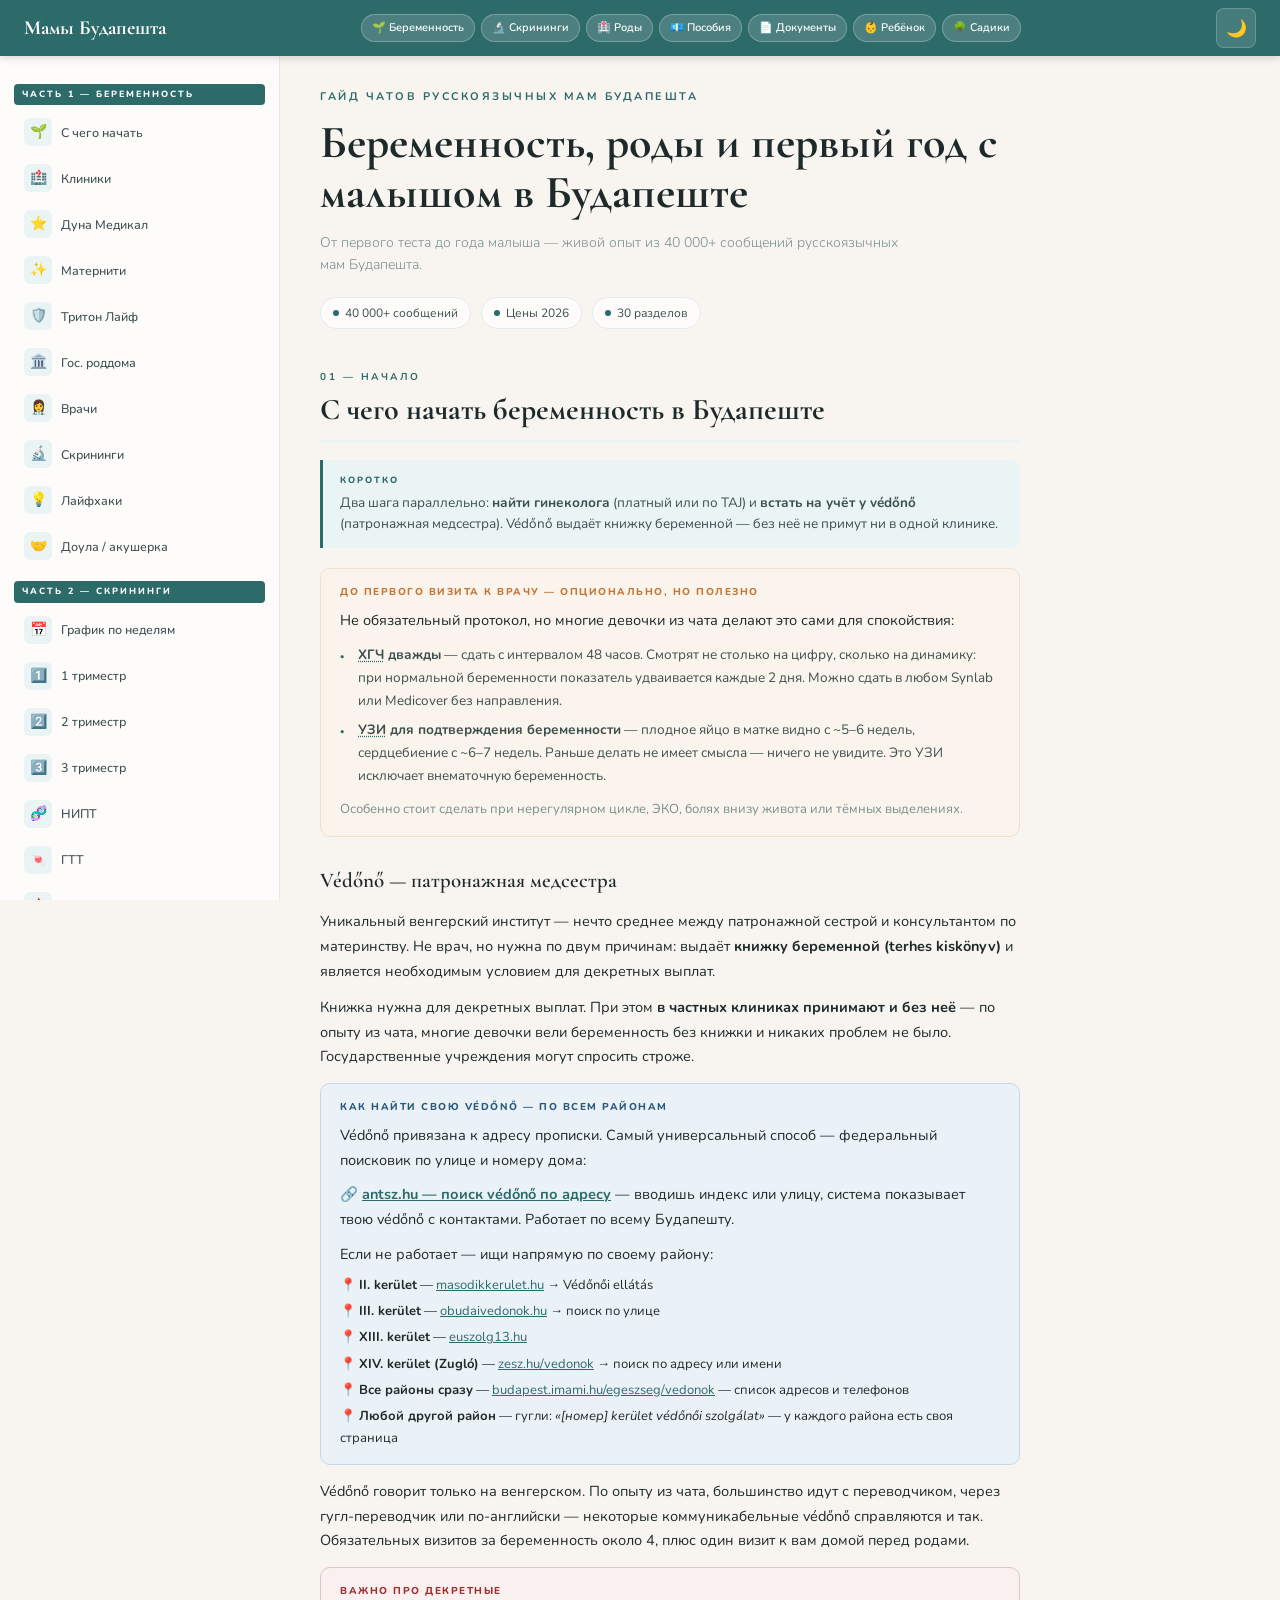
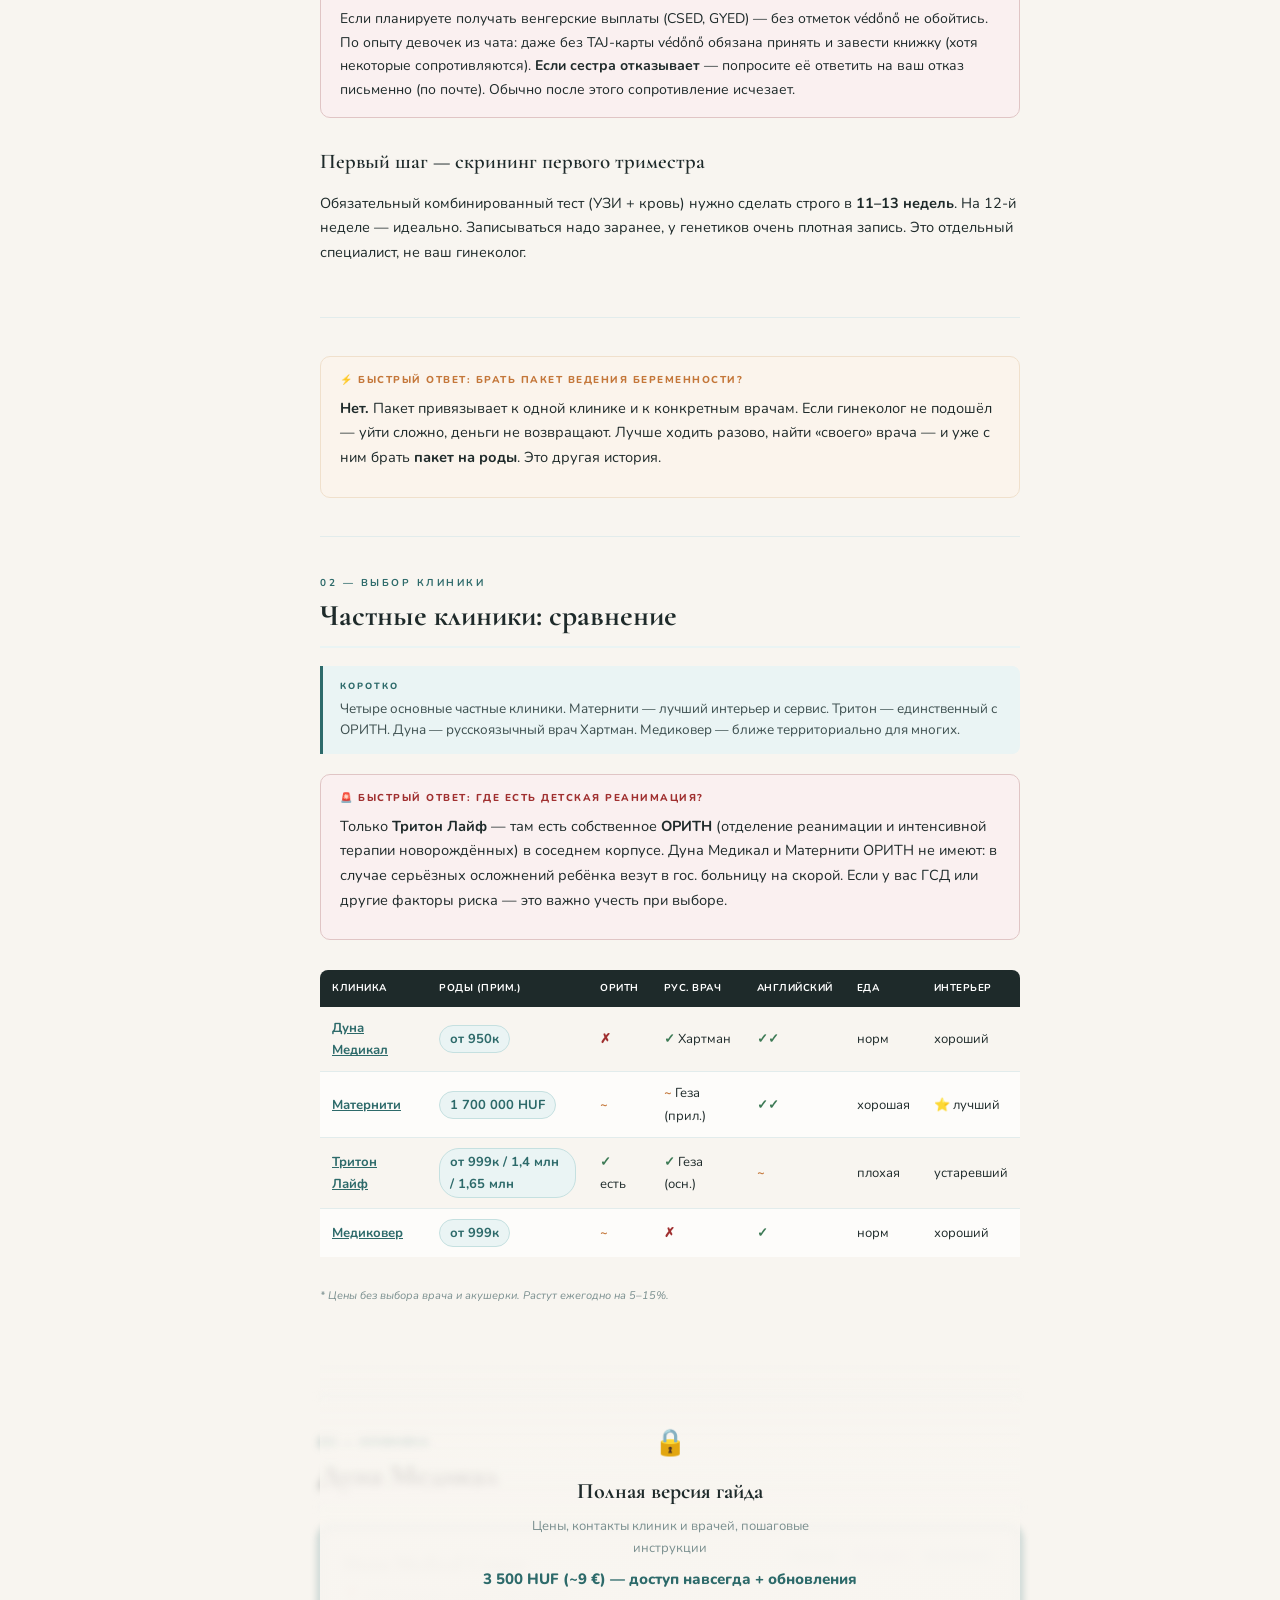
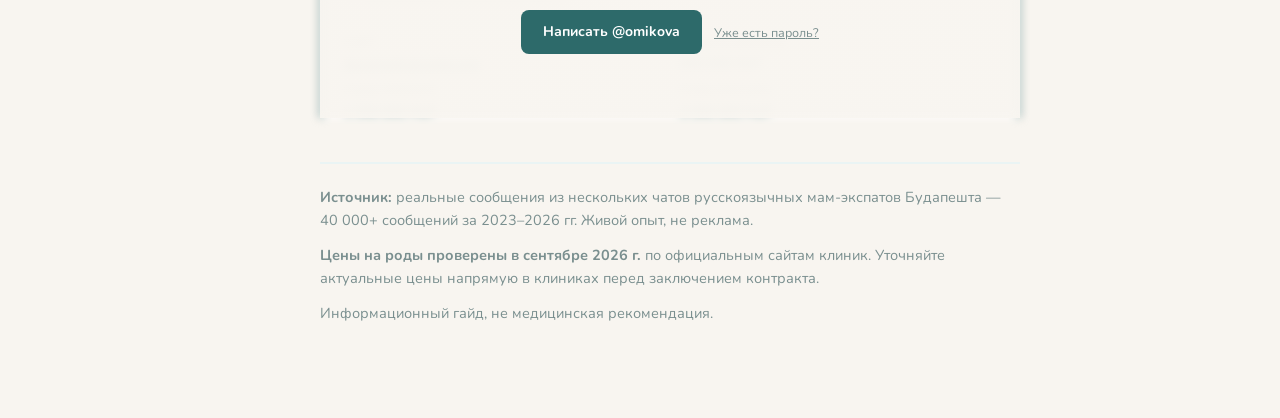
<file: website/index.html>
<!DOCTYPE html>
<html lang="ru">
<head>
<meta charset="UTF-8">
<meta name="viewport" content="width=device-width, initial-scale=1.0">
<meta name="color-scheme" content="light">
<title>Беременность в Будапеште — Мамы Будапешта</title>
<meta name="description" content="Гайд для русскоязычных мам в Будапеште: беременность, выбор клиники, врачи, доула. Живой опыт из чата 230+ мам. Цены и контакты 2026.">
<link rel="icon" href="data:image/svg+xml,<svg xmlns=%22http://www.w3.org/2000/svg%22><text y=%22.9em%22 font-size=%2290%22>🌱</text></svg>">
<link rel="canonical" href="https://budapest-mamas.netlify.app/index.html">
<meta property="og:type" content="website">
<meta property="og:locale" content="ru_RU">
<meta property="og:site_name" content="Мамы Будапешта">
<meta property="og:title" content="Беременность в Будапеште — Мамы Будапешта">
<meta property="og:description" content="Гайд для русскоязычных мам в Будапеште: беременность, выбор клиники, врачи, доула. Живой опыт из чата 230+ мам. Цены и контакты 2026.">
<meta property="og:url" content="https://budapest-mamas.netlify.app/index.html">
<link rel="preconnect" href="https://fonts.googleapis.com">
<link href="https://fonts.googleapis.com/css2?family=Cormorant+Garamond:ital,wght@0,400;0,600;0,700;1,400&family=Nunito:wght@300;400;500;600;700&display=swap" rel="stylesheet">
<link rel="stylesheet" href="style.css">
</head>
<body>

<script>
(function(){
  if(localStorage.getItem('bp_theme')==='dark'){document.documentElement.setAttribute('data-theme','dark');}
  if(localStorage.getItem('bp_access')==='1') return;
  document.addEventListener('DOMContentLoaded',function(){
    document.querySelectorAll('.premium-wrap').forEach(function(w){ w.classList.add('locked'); });
  });
})();
</script>

<div class="sidebar-overlay" id="overlay" onclick="closeSidebar()"></div>

<div class="layout">
<header class="topbar">
  <div class="topbar-left">
    <button class="menu-btn" onclick="toggleSidebar()" aria-label="Меню">
      <svg width="20" height="20" fill="none" stroke="currentColor" stroke-width="2" viewBox="0 0 24 24">
        <line x1="3" y1="6" x2="21" y2="6"/><line x1="3" y1="12" x2="21" y2="12"/><line x1="3" y1="18" x2="21" y2="18"/>
      </svg>
    </button>
    <div>
      <div class="topbar-logo">Мамы Будапешта</div>
      <div class="topbar-sub">Беременность и клиники</div>
    </div>
  </div>
  <div class="topbar-pills">
    <a class="topbar-pill" href="index.html">🌱 Беременность</a>
    <a class="topbar-pill" href="screenings.html">🔬 Скрининги</a>
    <a class="topbar-pill" href="birth.html">🏥 Роды</a>
    <a class="topbar-pill" href="benefits.html">💶 Пособия</a>
    <a class="topbar-pill" href="documents.html">📄 Документы</a>
    <a class="topbar-pill" href="baby.html">👶 Ребёнок</a>
    <a class="topbar-pill" href="sadiki.html">🌳 Садики</a>
  </div>
  <button class="theme-toggle" onclick="toggleTheme()" id="themeBtn" title="Тёмная/светлая тема">🌙</button>
</header>

<nav class="sidebar" id="sidebar">

  <span class="part-label">Часть 1 — Беременность</span>
  <div class="sidebar-section">
    <a class="nav-item" href="#start" onclick="closeSidebar()">
      <div class="nav-icon">🌱</div> С чего начать
    </a>
    <a class="nav-item" href="#clinics" onclick="closeSidebar()">
      <div class="nav-icon">🏥</div> Клиники
    </a>
    <a class="nav-item" href="#duna" onclick="closeSidebar()">
      <div class="nav-icon">⭐</div> Дуна Медикал
    </a>
    <a class="nav-item" href="#maternity" onclick="closeSidebar()">
      <div class="nav-icon">✨</div> Матернити
    </a>
    <a class="nav-item" href="#triton" onclick="closeSidebar()">
      <div class="nav-icon">🛡️</div> Тритон Лайф
    </a>
    <a class="nav-item" href="#state" onclick="closeSidebar()">
      <div class="nav-icon">🏛️</div> Гос. роддома
    </a>
    <a class="nav-item" href="#doctors" onclick="closeSidebar()">
      <div class="nav-icon">👩‍⚕️</div> Врачи
    </a>
    <a class="nav-item" href="#screenings" onclick="closeSidebar()">
      <div class="nav-icon">🔬</div> Скрининги
    </a>
    <a class="nav-item" href="#tips" onclick="closeSidebar()">
      <div class="nav-icon">💡</div> Лайфхаки
    </a>
    <a class="nav-item" href="#doula" onclick="closeSidebar()">
      <div class="nav-icon">🤝</div> Доула / акушерка
    </a>
  </div>

  <span class="part-label">Часть 2 — Скрининги</span>
  <div class="sidebar-section">
    <a class="nav-item" href="screenings.html#timeline" onclick="closeSidebar()"><div class="nav-icon">📅</div> График по неделям</a>
    <a class="nav-item" href="screenings.html#s1" onclick="closeSidebar()"><div class="nav-icon">1️⃣</div> 1 триместр</a>
    <a class="nav-item" href="screenings.html#s2" onclick="closeSidebar()"><div class="nav-icon">2️⃣</div> 2 триместр</a>
    <a class="nav-item" href="screenings.html#s3" onclick="closeSidebar()"><div class="nav-icon">3️⃣</div> 3 триместр</a>
    <a class="nav-item" href="screenings.html#nipt" onclick="closeSidebar()"><div class="nav-icon">🧬</div> НИПТ</a>
    <a class="nav-item" href="screenings.html#gtt" onclick="closeSidebar()"><div class="nav-icon">🍬</div> ГТТ</a>
    <a class="nav-item" href="screenings.html#blood" onclick="closeSidebar()"><div class="nav-icon">🩸</div> Анализы крови</a>
    <a class="nav-item" href="screenings.html#strep" onclick="closeSidebar()"><div class="nav-icon">🦠</div> Мазок на стрептококк</a>
    <a class="nav-item" href="screenings.html#clinics" onclick="closeSidebar()"><div class="nav-icon">🏥</div> Где делать</a>
  </div>

  <span class="part-label">Часть 3 — Роды</span>
  <div class="sidebar-section">
    <a class="nav-item" href="birth.html#intro" onclick="closeSidebar()"><div class="nav-icon">🗺️</div> Выбор роддома</a>
    <a class="nav-item" href="birth.html#contract" onclick="closeSidebar()"><div class="nav-icon">📝</div> Контракт</a>
    <a class="nav-item" href="birth.html#prices" onclick="closeSidebar()"><div class="nav-icon">💰</div> Цены 2026</a>
    <a class="nav-item" href="birth.html#when" onclick="closeSidebar()"><div class="nav-icon">🚗</div> Когда ехать</a>
    <a class="nav-item" href="birth.html#labor" onclick="closeSidebar()"><div class="nav-icon">🌊</div> В родзале</a>
    <a class="nav-item" href="birth.html#epidural" onclick="closeSidebar()"><div class="nav-icon">💉</div> Эпидуралка</a>
    <a class="nav-item" href="birth.html#cs" onclick="closeSidebar()"><div class="nav-icon">⚕️</div> Кесарево</a>
    <a class="nav-item" href="birth.html#postnatal" onclick="closeSidebar()"><div class="nav-icon">🌸</div> Послеродовой</a>
    <a class="nav-item" href="birth.html#pack" onclick="closeSidebar()"><div class="nav-icon">🎒</div> Что взять</a>
    <a class="nav-item" href="birth.html#recover" onclick="closeSidebar()"><div class="nav-icon">💪</div> Восстановление</a>
  </div>

  <span class="part-label">Часть 4 — Пособия</span>
  <div class="sidebar-section">
    <a class="nav-item" href="benefits.html#overview" onclick="closeSidebar()"><div class="nav-icon">🗺️</div> Схема выплат</a>
    <a class="nav-item" href="benefits.html#who" onclick="closeSidebar()"><div class="nav-icon">✅</div> Кому положено</a>
    <a class="nav-item" href="benefits.html#csed" onclick="closeSidebar()"><div class="nav-icon">👶</div> CSED</a>
    <a class="nav-item" href="benefits.html#gyed" onclick="closeSidebar()"><div class="nav-icon">🌱</div> GYED</a>
    <a class="nav-item" href="benefits.html#gyes" onclick="closeSidebar()"><div class="nav-icon">🏠</div> GYES</a>
    <a class="nav-item" href="benefits.html#potlek" onclick="closeSidebar()"><div class="nav-icon">💶</div> Детское пособие</a>
    <a class="nav-item" href="benefits.html#extras" onclick="closeSidebar()"><div class="nav-icon">⭐</div> Льготы 2026</a>
    <a class="nav-item" href="benefits.html#expat" onclick="closeSidebar()"><div class="nav-icon">🌍</div> Для экспатов</a>
    <a class="nav-item" href="benefits.html#howto" onclick="closeSidebar()"><div class="nav-icon">📋</div> Как оформить</a>
  </div>

  <span class="part-label">Часть 5 — Документы</span>
  <div class="sidebar-section">
    <a class="nav-item" href="documents.html#docs-overview" onclick="closeSidebar()"><div class="nav-icon">📋</div> Порядок оформления</a>
    <a class="nav-item" href="documents.html#docs-tips" onclick="closeSidebar()"><div class="nav-icon">⚡</div> Лайфхаки</a>
  </div>

  <span class="part-label">Часть 6 — Ребёнок</span>
  <div class="sidebar-section">
    <a class="nav-item" href="baby.html#pediatr" onclick="closeSidebar()"><div class="nav-icon">👶</div> Педиатр: как найти</a>
    <a class="nav-item" href="baby.html#first-visit" onclick="closeSidebar()"><div class="nav-icon">📋</div> Первый визит</a>
    <a class="nav-item" href="baby.html#vedono" onclick="closeSidebar()"><div class="nav-icon">🏠</div> Védőnő</a>
    <a class="nav-item" href="baby.html#taj-child" onclick="closeSidebar()"><div class="nav-icon">💳</div> TAJ-карта</a>
    <a class="nav-item" href="baby.html#vaccines" onclick="closeSidebar()"><div class="nav-icon">💉</div> Прививки</a>
    <a class="nav-item" href="baby.html#extra-vaccines" onclick="closeSidebar()"><div class="nav-icon">➕</div> Доп. прививки</a>
    <a class="nav-item" href="baby.html#specialists" onclick="closeSidebar()"><div class="nav-icon">🩺</div> Специалисты</a>
    <a class="nav-item" href="baby.html#uzis" onclick="closeSidebar()"><div class="nav-icon">🔬</div> УЗИ до года</a>
    <a class="nav-item" href="baby.html#emergency" onclick="closeSidebar()"><div class="nav-icon">🚨</div> Скорая</a>
    <a class="nav-item" href="baby.html#hospitals" onclick="closeSidebar()"><div class="nav-icon">🏥</div> Больницы</a>
    <a class="nav-item" href="baby.html#sick" onclick="closeSidebar()"><div class="nav-icon">🤒</div> Ребёнок заболел</a>
    <a class="nav-item" href="baby.html#pharmacy" onclick="closeSidebar()"><div class="nav-icon">💊</div> Аптечка</a>
    <a class="nav-item" href="baby.html#hospital-bag" onclick="closeSidebar()"><div class="nav-icon">🧳</div> Что взять в больницу</a>
  </div>

  <span class="part-label">Часть 7 — Садики</span>
  <div class="sidebar-section">
    <a class="nav-item" href="sadiki.html#intro" onclick="closeSidebar()"><div class="nav-icon">🏫</div> Ясли vs сад</a>
    <a class="nav-item" href="sadiki.html#state-vs-private" onclick="closeSidebar()"><div class="nav-icon">🏛️</div> Гос. vs частный</a>
    <a class="nav-item" href="sadiki.html#private-gardens" onclick="closeSidebar()"><div class="nav-icon">🌱</div> Частные сады</a>
    <a class="nav-item" href="sadiki.html#enrollment" onclick="closeSidebar()"><div class="nav-icon">📋</div> Запись в гос. сад</a>
    <a class="nav-item" href="sadiki.html#adaptation" onclick="closeSidebar()"><div class="nav-icon">💚</div> Адаптация</a>
    <a class="nav-item" href="sadiki.html#schools" onclick="closeSidebar()"><div class="nav-icon">🎓</div> Школы</a>
    <a class="nav-item" href="sadiki.html#nannies" onclick="closeSidebar()"><div class="nav-icon">🤱</div> Няни</a>
  </div>
</nav>

<main class="main">

  <!-- HERO -->
  <div class="hero">
    <div class="hero-eyebrow">Гайд чатов русскоязычных мам Будапешта</div>
    <h1>Беременность, роды и первый год с малышом в Будапеште</h1>
    <p class="hero-sub">От первого теста до года малыша — живой опыт из 40 000+ сообщений русскоязычных мам Будапешта.</p>
    <div class="hero-stats">
      <div class="stat-pill"><div class="stat-dot"></div> 40 000+ сообщений</div>
      <div class="stat-pill"><div class="stat-dot"></div> Цены 2026</div>
      <div class="stat-pill"><div class="stat-dot"></div> 30 разделов</div>
    </div>
  </div>

  <!-- ─── S1 ─── -->
  <section id="start">
    <div class="section-eyebrow">01 — Начало</div>
    <h2>С чего начать беременность в Будапеште</h2>

    <div class="tldr">
      <div class="tldr-label">Коротко</div>
      <p>Два шага параллельно: <strong>найти гинеколога</strong> (платный или по TAJ) и <strong>встать на учёт у védőnő</strong> (патронажная медсестра). Védőnő выдаёт книжку беременной — без неё не примут ни в одной клинике.</p>
    </div>

    <div class="infobox note">
      <div class="infobox-title">До первого визита к врачу — опционально, но полезно</div>
      <p style="margin-bottom:8px">Не обязательный протокол, но многие девочки из чата делают это сами для спокойствия:</p>
      <ul class="standard-list" style="margin-bottom:0">
        <li><strong><abbr title="Хорионический гонадотропин человека — гормон беременности">ХГЧ</abbr> дважды</strong> — сдать с интервалом 48 часов. Смотрят не столько на цифру, сколько на динамику: при нормальной беременности показатель удваивается каждые 2 дня. Можно сдать в любом Synlab или Medicover без направления.</li>
        <li><strong><abbr title="Ультразвуковое исследование">УЗИ</abbr> для подтверждения беременности</strong> — плодное яйцо в матке видно с ~5–6 недель, сердцебиение с ~6–7 недель. Раньше делать не имеет смысла — ничего не увидите. Это УЗИ исключает внематочную беременность.</li>
      </ul>
      <p style="margin-top:8px; margin-bottom:0; font-size:13px; color:var(--muted)">Особенно стоит сделать при нерегулярном цикле, ЭКО, болях внизу живота или тёмных выделениях.</p>
    </div>

    <h3>Védőnő — патронажная медсестра</h3>
    <p>Уникальный венгерский институт — нечто среднее между патронажной сестрой и консультантом по материнству. Не врач, но нужна по двум причинам: выдаёт <strong>книжку беременной (terhes kiskönyv)</strong> и является необходимым условием для декретных выплат.</p>
    <p>Книжка нужна для декретных выплат. При этом <strong>в частных клиниках принимают и без неё</strong> — по опыту из чата, многие девочки вели беременность без книжки и никаких проблем не было. Государственные учреждения могут спросить строже.</p>

    <div class="infobox tip">
      <div class="infobox-title">Как найти свою védőnő — по всем районам</div>
      <p style="margin-bottom:10px">Védőnő привязана к адресу прописки. Самый универсальный способ — федеральный поисковик по улице и номеру дома:</p>
      <p style="margin-bottom:10px">🔗 <strong><a href="https://www.antsz.hu/AntszDistricts/HealthCareVisitorSearch.action?clientid=antsz" target="_blank" style="color:var(--teal)">antsz.hu — поиск védőnő по адресу</a></strong> — вводишь индекс или улицу, система показывает твою védőnő с контактами. Работает по всему Будапешту.</p>
      <p style="margin-bottom:8px">Если не работает — ищи напрямую по своему району:</p>
      <ul style="list-style:none;padding:0;margin:0;display:flex;flex-direction:column;gap:4px;font-size:13px">
        <li>📍 <strong>II. kerület</strong> — <a href="https://masodikkerulet.hu/vedonoi-ellatas/vedonoi-ellatas" target="_blank" style="color:var(--teal)">masodikkerulet.hu</a> → Védőnői ellátás</li>
        <li>📍 <strong>III. kerület</strong> — <a href="https://obudaivedonok.hu/kereses-utcanev-szerint-2/" target="_blank" style="color:var(--teal)">obudaivedonok.hu</a> → поиск по улице</li>
        <li>📍 <strong>XIII. kerület</strong> — <a href="https://euszolg13.hu" target="_blank" style="color:var(--teal)">euszolg13.hu</a></li>
        <li>📍 <strong>XIV. kerület (Zugló)</strong> — <a href="https://www.zesz.hu/vedonok" target="_blank" style="color:var(--teal)">zesz.hu/vedonok</a> → поиск по адресу или имени</li>
        <li>📍 <strong>Все районы сразу</strong> — <a href="https://budapest.imami.hu/egeszseg/vedonok" target="_blank" style="color:var(--teal)">budapest.imami.hu/egeszseg/vedonok</a> — список адресов и телефонов</li>
        <li>📍 <strong>Любой другой район</strong> — гугли: <em>«[номер] kerület védőnői szolgálat»</em> — у каждого района есть своя страница</li>
      </ul>
    </div>

    <p>Védőnő говорит только на венгерском. По опыту из чата, большинство идут с переводчиком, через гугл-переводчик или по-английски — некоторые коммуникабельные védőnő справляются и так. Обязательных визитов за беременность около 4, плюс один визит к вам домой перед родами.</p>

    <div class="infobox warn">
      <div class="infobox-title">Важно про декретные</div>
      Если планируете получать венгерские выплаты (CSED, GYED) — без отметок védőnő не обойтись. По опыту девочек из чата: даже без TAJ-карты védőnő обязана принять и завести книжку (хотя некоторые сопротивляются). <strong>Если сестра отказывает</strong> — попросите её ответить на ваш отказ письменно (по почте). Обычно после этого сопротивление исчезает.
    </div>

    <h3>Первый шаг — скрининг первого триместра</h3>
    <p>Обязательный комбинированный тест (УЗИ + кровь) нужно сделать строго в <strong>11–13 недель</strong>. На 12-й неделе — идеально. Записываться надо заранее, у генетиков очень плотная запись. Это отдельный специалист, не ваш гинеколог.</p>
  </section>

  <hr>

  <!-- ─── QUICK ANSWER: PACKAGES ─── -->
  <div id="q-packages" class="infobox note" style="scroll-margin-top:72px">
    <div class="infobox-title">⚡ Быстрый ответ: брать пакет ведения беременности?</div>
    <p><strong>Нет.</strong> Пакет привязывает к одной клинике и к конкретным врачам. Если гинеколог не подошёл — уйти сложно, деньги не возвращают. Лучше ходить разово, найти «своего» врача — и уже с ним брать <strong>пакет на роды</strong>. Это другая история.</p>
  </div>

  <hr>

  <!-- ─── S2 ─── -->
  <section id="clinics">
    <div class="section-eyebrow">02 — Выбор клиники</div>
    <h2>Частные клиники: сравнение</h2>

    <div class="tldr">
      <div class="tldr-label">Коротко</div>
      <p>Четыре основные частные клиники. Матернити — лучший интерьер и сервис. Тритон — единственный с ОРИТН. Дуна — русскоязычный врач Хартман. Медиковер — ближе территориально для многих.</p>
    </div>

    <div id="q-nicu" class="infobox warn" style="scroll-margin-top:72px">
      <div class="infobox-title">🚨 Быстрый ответ: где есть детская реанимация?</div>
      <p>Только <strong>Тритон Лайф</strong> — там есть собственное <strong>ОРИТН</strong> (отделение реанимации и интенсивной терапии новорождённых) в соседнем корпусе. Дуна Медикал и Матернити ОРИТН не имеют: в случае серьёзных осложнений ребёнка везут в гос. больницу на скорой. Если у вас ГСД или другие факторы риска — это важно учесть при выборе.</p>
    </div>

    <div style="overflow-x:auto; margin: 16px 0;">
    <table class="cmp">
      <thead>
        <tr>
          <th>Клиника</th>
          <th>Роды (прим.)</th>
          <th>ОРИТН</th>
          <th>Рус. врач</th>
          <th>Английский</th>
          <th>Еда</th>
          <th>Интерьер</th>
        </tr>
      </thead>
      <tbody>
        <tr>
          <td><a href="https://dunamedicalcenter.org" target="_blank" style="color:var(--teal);font-weight:700">Дуна Медикал</a></td>
          <td><span class="price-tag">от 950к</span></td>
          <td><span class="cx">✗</span></td>
          <td><span class="ck">✓</span> Хартман</td>
          <td><span class="ck">✓✓</span></td>
          <td>норм</td>
          <td>хороший</td>
        </tr>
        <tr>
          <td><a href="https://english.maternity.hu" target="_blank" style="color:var(--teal);font-weight:700">Матернити</a></td>
          <td><span class="price-tag">1 700 000 HUF</span></td>
          <td><span class="cp">~</span></td>
          <td><span class="cp">~</span> Геза (прил.)</td>
          <td><span class="ck">✓✓</span></td>
          <td>хорошая</td>
          <td>⭐ лучший</td>
        </tr>
        <tr>
          <td><a href="https://tritonlife.hu" target="_blank" style="color:var(--teal);font-weight:700">Тритон Лайф</a></td>
          <td><span class="price-tag">от 999к / 1,4 млн / 1,65 млн</span></td>
          <td><span class="ck">✓</span> есть</td>
          <td><span class="ck">✓</span> Геза (осн.)</td>
          <td><span class="cp">~</span></td>
          <td>плохая</td>
          <td>устаревший</td>
        </tr>
        <tr>
          <td><a href="https://medicareszuleszet.hu" target="_blank" style="color:var(--teal);font-weight:700">Медиковер</a></td>
          <td><span class="price-tag">от 999к</span></td>
          <td><span class="cp">~</span></td>
          <td><span class="cx">✗</span></td>
          <td><span class="ck">✓</span></td>
          <td>норм</td>
          <td>хороший</td>
        </tr>
      </tbody>
    </table>
    </div>
    <p class="footnote">* Цены без выбора врача и акушерки. Растут ежегодно на 5–15%.</p>
  </section>

  <div class="premium-wrap"><div class="premium-content">
  <hr>

  <!-- ─── S3 DUNA ─── -->
  <section id="duna">
    <div class="section-eyebrow">03 — Клиника</div>
    <h2>Дуна Медикал</h2>

    <div class="clinic-card featured">
      <div class="clinic-head">
        <div>
          <div class="clinic-name">Duna Medical Center</div>
          <div class="clinic-addr">📍 1095 Budapest, Lechner Ödön fasor 5</div>
        </div>
        <div class="badge-row">
          <span class="badge b-teal">Частная</span>
          <span class="badge b-purple">Рус. врач</span>
          <span class="badge b-blue">Английский</span>
        </div>
      </div>
      <div class="clinic-body">
        <div class="clinic-meta">
          <div class="meta-row"><span class="meta-label">Сайт</span><span class="meta-val"><a href="https://dunamedicalcenter.org" target="_blank" style="color:var(--teal)">dunamedicalcenter.org</a></span></div>
          <div class="meta-row"><span class="meta-label">Роды Klasszikus</span><span class="meta-val price">950 000 HUF</span></div>
          <div class="meta-row"><span class="meta-label">Роды Prémium</span><span class="meta-val price">1 350 000 HUF</span></div>
          <div class="meta-row"><span class="meta-label">Роды Exkluzív</span><span class="meta-val price">2 090 000 HUF</span></div>
          <div class="meta-row"><span class="meta-label">Контракт с</span><span class="meta-val">36 недель</span></div>
          <div class="meta-row"><span class="meta-label">Принимают с</span><span class="meta-val">36 недель</span></div>
          <div class="meta-row"><span class="meta-label">Рус. врач</span><span class="meta-val">Хартман Габор</span></div>
        </div>

        <div class="verdict">
          <div class="verd-block verd-yes">
            <div class="verd-title">Плюсы</div>
            <ul class="verd-list">
              <li>Высокий уровень сервиса</li>
              <li>Все говорят по-английски</li>
              <li>Переводчик Анна Мария (рус.)</li>
              <li>24/7 наблюдение после родов</li>
              <li>Консультант по ГВ в роддоме</li>
              <li>Альтернативная комната для родов</li>
              <li>Оплата после выписки</li>
            </ul>
          </div>
          <div class="verd-block verd-no">
            <div class="verd-title">Минусы</div>
            <ul class="verd-list">
              <li>Нет ОРИТН (детской реанимации)</li>
              <li>Качество врачей — лотерея</li>
              <li>Генетик один, отзывы смешанные</li>
              <li>Ошибки в документах — проверяйте</li>
              <li>Выбор акушерки +200к HUF</li>
            </ul>
          </div>
        </div>

        <div class="quote">
          <p>«Рожала по базовому пакету с дежурной бригадой. Очень рада, что со мной была доула Паулина и муж. Не знаю, как бы без них вывезла.»</p>
          <div class="quote-src">— из чата</div>
        </div>

        <div class="infobox tip">
          <div class="infobox-title">Про дежурную бригаду Дуны</div>
          Дежурные врачи Дуны очень опытные — они не ведут беременность, а только принимают роды, поэтому их уровень часто выше, чем у «ваших» выбранных врачей. Акушерки тоже хорошие: <strong>Фрида Поханка</strong> и <strong>Кристина Маденски</strong> упоминались особенно тепло.
        </div>

        <div class="quote">
          <p>«Девушки, если будете рожать в Дуна Медикал — очень внимательно проверяйте документы при выписке. У меня была ошибка в фамилии, обнаружила только дома.»</p>
          <div class="quote-src">— из чата</div>
        </div>
      </div>
    </div>

    <h3>Пакеты и цены</h3>
    <p>В Дуне три пакета на роды (клиника недавно переехала на новый домен и обновила линейку):</p>
    <ul class="list">
      <li><strong>Klasszikus</strong> — 950 000 HUF. Не включает гонорар врача и акушерки.</li>
      <li><strong>Prémium</strong> — 1 350 000 HUF. Не включает гонорар врача и акушерки.</li>
      <li><strong>Exkluzív</strong> — 2 090 000 HUF. Включает гонорар врача и акушерки, номер с видом на Дунай.</li>
    </ul>
    <p>Актуальные условия и точные доплаты за выбор конкретного врача/акушерки уточняйте напрямую: <a href="https://dunamedicalcenter.org" target="_blank" style="color:var(--teal)">dunamedicalcenter.org</a>.</p>

    <h3>Как записаться</h3>
    <p>Связаться по электронной почте или через сайт. На скрининги и приёмы к врачам — отдельно через сайт. День открытых дверей проводится регулярно — преимущественно на венгерском, но можно попросить перевода.</p>
  </section>

  <hr>

  <!-- ─── S4 MATERNITY ─── -->
  <section id="maternity">
    <div class="section-eyebrow">04 — Клиника</div>
    <h2>Матернити</h2>

    <div class="clinic-card featured">
      <div class="clinic-head">
        <div>
          <div class="clinic-name">Maternity Obstetrics and Gynecology</div>
          <div class="clinic-addr">📍 1126 Budapest, Királyhágó tér 8-9</div>
        </div>
        <div class="badge-row">
          <span class="badge b-teal">Частная</span>
          <span class="badge b-blue">Английский</span>
          <span class="badge b-green">Лучший интерьер</span>
        </div>
      </div>
      <div class="clinic-body">
        <div class="clinic-meta">
          <div class="meta-row"><span class="meta-label">Сайт</span><span class="meta-val"><a href="https://english.maternity.hu" target="_blank" style="color:var(--teal)">english.maternity.hu</a></span></div>
          <div class="meta-row"><span class="meta-label">Базовый пакет</span><span class="meta-val price">1 700 000 HUF</span></div>
          <div class="meta-row"><span class="meta-label">Exclusive пакет</span><span class="meta-val price">3 400 000 HUF</span></div>
          <div class="meta-row"><span class="meta-label">Контракт</span><span class="meta-val">30–35 нед. (пакеты ухода — к 32-й)</span></div>
          <div class="meta-row"><span class="meta-label">Оплата</span><span class="meta-val">в день выписки, без предоплаты</span></div>
          <div class="meta-row"><span class="meta-label">Своя акушерка</span><span class="meta-val">+210 000 HUF</span></div>
          <div class="meta-row"><span class="meta-label">Доп. ночь</span><span class="meta-val">160 000 HUF</span></div>
        </div>

        <div class="verdict">
          <div class="verd-block verd-yes">
            <div class="verd-title">Плюсы</div>
            <ul class="verd-list">
              <li>Лучший интерьер из всех клиник</li>
              <li>Купание ребёнка в палате</li>
              <li>Выбор палаты при подписании</li>
              <li>Хорошая еда (по отзывам)</li>
              <li>Документы оформляют сами</li>
              <li>Коммуникация лучше, чем в Дуне</li>
              <li>Можно посмотреть палаты заранее</li>
            </ul>
          </div>
          <div class="verd-block verd-no">
            <div class="verd-title">Минусы</div>
            <ul class="verd-list">
              <li>Нет собственной ОРИТН</li>
              <li>Статистика КС ~70–80%</li>
              <li>Акушерка за доп. плату</li>
              <li>Не все медсёстры по-английски</li>
            </ul>
          </div>
        </div>

        <div class="quote">
          <p>«Врач сразу спросила как я хочу рожать: ЕР или КС. Сказала ЕР — он ответил хорошо, и на этом дело закончилось.»</p>
          <div class="quote-src">— из чата</div>
        </div>

      </div>
    </div>

    <h3>Пакеты и врачи</h3>
    <p>Базовый пакет (1 700 000 HUF) включает выбор штатного врача бесплатно. Если хотите приглашённого врача (например, Гезу Абкаровича) — доплата напрямую врачу (~160–400к HUF). Своя акушерка — +<strong>180 000 HUF</strong> (с 1 июля 2026 цена вырастет до 210 000 HUF). Оплата при выписке. Стоит уточнить в контракте: если выбранный врач не сможет прийти, предусмотрен ли «запасной». Акушерки с хорошими отзывами: <strong>Bernadett Oláh</strong>, <strong>Rimmel-Tamás Kitti</strong>.</p>

    <div class="infobox tip">
      <div class="infobox-title">Loyalty Program — скидка на роды</div>
      Если берёте оба пакета ухода за беременной (12–24 нед. + 25–37 нед.) — скидка <strong>100 000 HUF</strong> на пакет родов. Только пакет 25–37 нед. — скидка <strong>50 000 HUF</strong>.
    </div>

    <h3>Дежурство</h3>
    <p>Если что-то случилось ночью или в выходной — дежурная служба работает круглосуточно: в будни с 16:00 до 07:00, в выходные и праздники 0–24. Доп. плата за осмотр на дежурстве — <strong>13 000 HUF</strong>.</p>
    <p>📞 Дежурство: <a href="tel:+3612134223" style="color:var(--teal)">+36 1 213 4223</a> · <a href="mailto:szulesznok@maternity.hu" style="color:var(--teal)">szulesznok@maternity.hu</a></p>

    <h3>Как записаться</h3>
    <p>Написать координатору по родам — они пришлют образец контракта и брошюру. Можно попросить показ палат. Оплата только в день выписки, никакой предоплаты.</p>
    <ul class="list">
      <li><strong>Réka Anderka-Kalina</strong> (ведущий координатор) — <a href="tel:+36305725456" style="color:var(--teal)">+36 30 572 54 56</a></li>
      <li><strong>Angelika Göblyös</strong> (координатор) — <a href="tel:+36305734963" style="color:var(--teal)">+36 30 573 49 63</a></li>
      <li>Email: <a href="mailto:szules@maternity.hu" style="color:var(--teal)">szules@maternity.hu</a></li>
      <li>Рабочие дни 9:00–17:00. Вне рабочих часов — пишите на email, отвечают в течение 24 ч.</li>
    </ul>
  </section>

  <hr>

  <!-- ─── S5 TRITON ─── -->
  <section id="triton">
    <div class="section-eyebrow">05 — Клиника</div>
    <h2>Тритон Лайф</h2>

    <div class="clinic-card">
      <div class="clinic-head">
        <div>
          <div class="clinic-name">TritonLife Hospital (Róbert)</div>
          <div class="clinic-addr">📍 1112 Budapest, Hegyalja út 100</div>
        </div>
        <div class="badge-row">
          <span class="badge b-teal">Частная</span>
          <span class="badge b-orange">Есть ОРИТН</span>
          <span class="badge b-purple">Геза (рус.)</span>
        </div>
      </div>
      <div class="clinic-body">
        <div class="clinic-meta">
          <div class="meta-row"><span class="meta-label">Сайт</span><span class="meta-val"><a href="https://tritonlife.hu" target="_blank" style="color:var(--teal)">tritonlife.hu</a></span></div>
          <div class="meta-row"><span class="meta-label">Золото — Arany (базовый)</span><span class="meta-val price">999 000 HUF</span></div>
          <div class="meta-row"><span class="meta-label">Платина (своя акушерка)</span><span class="meta-val price">1 399 000 HUF</span></div>
          <div class="meta-row"><span class="meta-label">Бриллиант (семейная палата)</span><span class="meta-val price">1 649 000 HUF</span></div>
          <div class="meta-row"><span class="meta-label">Контракт с</span><span class="meta-val">35 недель</span></div>
          <div class="meta-row"><span class="meta-label">Акушерка (EN)</span><span class="meta-val">Nyulas Jolán, Hannah Lovász</span></div>
          <div class="meta-row"><span class="meta-label">Координатор</span><span class="meta-val">Mári Csenge (email)</span></div>
        </div>

        <div class="verdict">
          <div class="verd-block verd-yes">
            <div class="verd-title">Плюсы</div>
            <ul class="verd-list">
              <li>Единственный с собственной ОРИТН</li>
              <li>Геза — русский, опытный, на связи</li>
              <li>Большая родовая палата, для КС — отличный выбор</li>
              <li>При ГСД и рисках — безопаснее</li>
              <li>Анестезиолог <strong>Виктория</strong> — говорит по-русски, ведёт консультацию перед родами, отличные отзывы</li>
              <li>Все три скрининга можно сделать у Dr. Mosonyi Péter</li>
            </ul>
          </div>
          <div class="verd-block verd-no">
            <div class="verd-title">Минусы</div>
            <ul class="verd-list">
              <li>С Гезой (~Платина + 396к = ~1,8 млн) — дороже Дуны</li>
              <li>Еда — хлеб и намазки, нет фруктов</li>
              <li>Устаревший интерьер («советский»)</li>
              <li>На КС: персонал кроме Виктории — английский слабый или отсутствует</li>
              <li>Купание ребёнка — только в ОРИТН, не в палате</li>
              <li>Длинное ожидание на приёмах</li>
              <li>Менеджер может быть недружелюбным</li>
            </ul>
          </div>
        </div>

        <div class="quote">
          <p>«Выбрала Тритон, потому что там есть своя реанимация — у меня был ГСД и в этом случае детская реанимация обязательна.»</p>
          <div class="quote-src">— из чата</div>
        </div>

        <div class="quote">
          <p>«В послеродовом Тритона: еда — жесть, за два дня ни одного фрукта и овоща. Муж возил из дома.»</p>
          <div class="quote-src">— из чата</div>
        </div>
      </div>
    </div>

    <h3>Пакеты</h3>
    <p>Три пакета — выбор акушерки уже включён в «Платину» (не доп. оплата как в Дуне):</p>
    <ul class="list">
      <li><strong>Золото / Arany — 999 000 HUF.</strong> Двухместная палата, дежурный врач + дежурная акушерка.</li>
      <li><strong>Платина — 1 399 000 HUF.</strong> Двухместная палата + <em>выбранная акушерка</em>. Если понадобится — одна доп. ночь бесплатно. Фотосессия малыша.</li>
      <li><strong>Бриллиант — 1 649 000 HUF.</strong> Семейная палата (одноместная), выбранная акушерка, PreBirth-пакет обследований, фотосессия.</li>
    </ul>
    <p>Во всех пакетах при необходимости доступно <strong>ОРИТН</strong> (отделение реанимации и интенсивной терапии новорождённых) — это главное преимущество Тритона перед Дуной и Матернити. Врач Геза Абкарович — оплачивается отдельно напрямую (+~396к HUF).</p>
  </section>

  <hr>

  <!-- ─── S6 STATE ─── -->
  <section id="state">
    <div class="section-eyebrow">06 — Гос. роддома</div>
    <h2>Государственные роддома</h2>

    <div class="tldr">
      <div class="tldr-label">Коротко</div>
      <p>Бесплатно по TAJ. Выбрать врача нельзя — дежурная бригада. Опыт очень разный — зависит от смены. Партнёрские роды разрешены. Есть ОРИТН.</p>
    </div>

    <div class="infobox warn">
      <div class="infobox-title">⚠️ Предупреждение: врач Анна Дудникова (Péterfy Sándor utcai kórház)</div>
      В чате собрано несколько независимых негативных отзывов: пугающие фразы без оснований («жив ли там ребёнок»), ложный диагноз маловодие, давление на КС, проблемный шов. Несколько девочек из чата сменили врача после первых визитов. Если вы оказались у неё — у вас есть право на второе мнение и право сменить врача.
    </div>

    <div class="infobox success">
      <div class="infobox-title">✅ Но есть и позитивный опыт Péterfy + Дудникова (2025)</div>
      <p>Подробный положительный отзыв — ведение с начала беременности до 38 недели:</p>
      <ul class="list" style="margin:8px 0 4px">
        <li>Отделение не новое, но чистое. Можно купить отдельную палату за адекватную цену.</li>
        <li>Дежурные врачи говорят по-английски. Оборудование новое. Для беременных — отдельное окно без очереди.</li>
        <li>Дудникова лично: всегда на связи, перезванивала в выходные, при токсикозе организовывала капельницы, помогла при тазовом предлежании.</li>
      </ul>
    </div>

    <div class="infobox note">
      <div class="infobox-title">Про поликлинику Péterfy — расхождение отзывов</div>
      Опыт сильно расходится: одни (2025) справились без переводчика, другие (2023–2024) говорят, что без венгерского очень сложно. На первый визит лучше взять переводчика.
    </div>

    <div class="infobox warn" style="margin-bottom:24px">
      <div class="infobox-title">Большой минус Péterfy</div>
      Муж в послеродовую не допускается. По словам одной акушерки — бывают кражи личных вещей у рожениц.
    </div>

    <div class="clinic-card">
      <div class="clinic-head">
        <div>
          <div class="clinic-name">Honvéd Kórház</div>
          <div class="clinic-addr">📍 Podmaniczky u., 6-й район</div>
        </div>
        <div class="badge-row">
          <span class="badge b-green">По TAJ</span>
          <span class="badge b-purple">Рус. врач</span>
          <span class="badge b-blue">Английский</span>
        </div>
      </div>
      <div class="clinic-body">
        <p style="font-size:13.5px"><strong>Марина Власенко</strong> — русскоязычный гинеколог, работает здесь как сопровождающий (~20к HUF за визит). Многие девочки из чата рожали именно здесь с ней и остались довольны.</p>
        <div class="quote">
          <p>«Рожала в Хонведе с Мариной Власенко — она ходила со мной на все обследования, переводила, была на родах. Впечатления очень положительные.»</p>
          <div class="quote-src">— из чата</div>
        </div>
      </div>
    </div>

    <div class="clinic-card">
      <div class="clinic-head">
        <div>
          <div class="clinic-name">Semmelweis Klinika — платно без TAJ</div>
          <div class="clinic-addr">📍 Semmelweis tér</div>
        </div>
        <div class="badge-row">
          <span class="badge b-amber">Контракт</span>
          <span class="badge b-blue">Английский</span>
        </div>
      </div>
      <div class="clinic-body">
        <p style="font-size:13.5px">Платные роды в университетской клинике — <span class="price-tag">880к–1,39 млн HUF</span> с выбором врача. Врачи опытные. Семейной палаты нет, но условия достойные.</p>
        <p style="font-size:13.5px">Врачи из чата: <strong>Supak Dorina</strong>, <strong>Dr. Vlesko Gábor</strong>, <strong>Dr. Sára Levente</strong>.</p>
      </div>
    </div>

    <div class="clinic-card">
      <div class="clinic-head">
        <div>
          <div class="clinic-name">Ferencváros (8-й район, ул. Práter)</div>
        </div>
        <div class="badge-row">
          <span class="badge b-green">По TAJ</span>
          <span class="badge b-purple">Есть рус.</span>
        </div>
      </div>
      <div class="clinic-body">
        <p style="font-size:13.5px">Государственный роддом близ Keleti. Опыт неоднородный: одна девочка из Казахстана рожала бесплатно и осталась довольна, у другой — негативный опыт с персоналом. Есть русскоязычный гинеколог Анна (по данным на момент чата).</p>
      </div>
    </div>

    <div class="infobox success">
      <div class="infobox-title">Плюсы гос. роддомов</div>
      Бесплатно по TAJ, есть ОРИТН, консультанты по ГВ, педиатры, психолог (бесплатно). Партнёрские роды — по просьбе можно взять переводчика. В некоторых дают бокс с пробниками Россманн. Молодые врачи часто говорят по-английски.
    </div>
  </section>

  <hr>

  <!-- ─── QUICK ANSWER GEZA ─── -->
  <div id="q-geza" class="infobox note" style="scroll-margin-top:72px; margin-bottom:40px">
    <div class="infobox-title">⚡ Быстрый ответ: Геза или Кинга?</div>
    <p><strong>Геза Абкарович</strong> — русскоязычный, всегда на связи, отвечает на почту, был рядом всё время родов. Склонен к КС — нужно явно обозначить позицию про ЕР на первом приёме. <strong>Хотите ЕР с Гезой — говорите об этом прямо и настойчиво уже на первом визите.</strong> В чате есть подтверждённые кейсы, когда с ним рожали естественным путём. Принимает в Тритоне и Матернити.</p>
    <p style="margin-top:6px"><strong>Каэль Кинга</strong> — английский, известна мягким подходом и поддержкой ЕР. Много восторженных отзывов. Принимает в Дуна Медикал.</p>
    <p style="margin-top:6px">Главное правило: <strong>сначала сходите на приём к обоим</strong>, почувствуйте химию. Не обязательно вести беременность у того, с кем будете рожать.</p>
  </div>

  <!-- ─── S7 DOCTORS ─── -->
  <section id="doctors">
    <div class="section-eyebrow">07 — Врачи</div>
    <h2>Кого рекомендуют в чате</h2>

    <div class="tldr">
      <div class="tldr-label">Коротко</div>
      <p>Русскоязычных гинекологов в Будапеште немного, но они есть. Главный поиск — <strong><a href="https://foglaljorvost.hu/nogyogyasz" target="_blank" style="color:var(--teal)">foglaljorvost.hu/nogyogyasz</a></strong>: видно врача, клинику, цену и свободные даты.</p>
    </div>

    <div style="overflow-x:auto">
    <table class="doc-table">
      <thead>
        <tr>
          <th>Врач</th>
          <th>Язык</th>
          <th>Где принимает</th>
          <th>Роды</th>
          <th>Характер</th>
        </tr>
      </thead>
      <tbody>
        <tr>
          <td><div class="doc-name">Абкарович Геза</div></td>
          <td><span class="lang lang-ru">РУ</span><span class="lang lang-en">EN</span></td>
          <td><a href="https://tritonlife.hu" target="_blank" style="color:var(--teal)">Triton</a>, <a href="https://wmc.hu" target="_blank" style="color:var(--teal)">Waberer</a>, <a href="https://szentmagdolna.com" target="_blank" style="color:var(--teal)">Magdolna</a></td>
          <td><a href="https://tritonlife.hu" target="_blank" style="color:var(--teal)">Тритон</a>, <a href="https://english.maternity.hu" target="_blank" style="color:var(--teal)">Матернити</a></td>
          <td>Внимательный, на связи. Склонен к КС — проговаривайте позицию.</td>
        </tr>
        <tr>
          <td><div class="doc-name">Хартман Габор</div></td>
          <td><span class="lang lang-ru">РУ</span></td>
          <td><a href="https://dunamedicalcenter.org" target="_blank" style="color:var(--teal)">Duna Medical</a></td>
          <td><a href="https://dunamedicalcenter.org" target="_blank" style="color:var(--teal)">Duna Medical</a></td>
          <td>Спокойный, опытный. Делает УЗИ сам. Хороший рус. язык.</td>
        </tr>
        <tr>
          <td><div class="doc-name">Чатлош Ева</div></td>
          <td><span class="lang lang-ru">РУ</span></td>
          <td><a href="https://villamedicina.hu" target="_blank" style="color:var(--teal)">Villa Medicina</a> (чт.)</td>
          <td><a href="https://dunamedicalcenter.org" target="_blank" style="color:var(--teal)">Duna Medical</a></td>
          <td>Говорит по-русски. Приём ~40к HUF. Уточняйте доступность.</td>
        </tr>
        <tr>
          <td><div class="doc-name">Каэль Кинга</div></td>
          <td><span class="lang lang-en">EN</span></td>
          <td><a href="https://l33.hu" target="_blank" style="color:var(--teal)">L33</a>, <a href="https://dunamedicalcenter.org" target="_blank" style="color:var(--teal)">Duna Medical</a></td>
          <td><a href="https://dunamedicalcenter.org" target="_blank" style="color:var(--teal)">Duna Medical</a></td>
          <td>Мягкий подход, за ЕР. Много восторженных отзывов.</td>
        </tr>
        <tr>
          <td><div class="doc-name">Велешко Габор</div></td>
          <td><span class="lang lang-en">EN</span></td>
          <td>Madách 11 (вт.)</td>
          <td><a href="https://semmelweispremium.hu" target="_blank" style="color:var(--teal)">Semmelweis</a></td>
          <td>Делает УЗИ на приёме, фото на почту. ~38к HUF. За ЕР.</td>
        </tr>
        <tr>
          <td><div class="doc-name">Власенко Марина</div></td>
          <td><span class="lang lang-ru">РУ</span></td>
          <td><a href="https://www.honvedkorhaz.hu" target="_blank" style="color:var(--teal)">Honvéd Kórház</a></td>
          <td><a href="https://www.honvedkorhaz.hu" target="_blank" style="color:var(--teal)">Honvéd</a></td>
          <td>Сопровождение + переводчик. 20к HUF. Знает всех, быстро.</td>
        </tr>
        <tr>
          <td><div class="doc-name">Сёни Дёрдь</div></td>
          <td><span class="lang lang-en">EN</span></td>
          <td><a href="https://english.maternity.hu" target="_blank" style="color:var(--teal)">Maternity</a></td>
          <td><a href="https://english.maternity.hu" target="_blank" style="color:var(--teal)">Maternity</a></td>
          <td>«Прекрасный специалист, очень чуткий». Штатный Матернити.</td>
        </tr>
        <tr>
          <td><div class="doc-name">Суроми Андраш<br><small>(Szuromi András)</small></div></td>
          <td><span class="lang lang-ru">немного РУ</span></td>
          <td><a href="https://english.maternity.hu" target="_blank" style="color:var(--teal)">Maternity</a></td>
          <td><a href="https://english.maternity.hu" target="_blank" style="color:var(--teal)">Maternity</a></td>
          <td>Немного говорит по-русски. Роды с семейной палатой — 1 800 000 HUF (2025). Хорошие отзывы.</td>
        </tr>
        <tr>
          <td><div class="doc-name">Пол Акош<br><small>(Pál Ákos)</small></div></td>
          <td><span class="lang lang-en">EN</span></td>
          <td><a href="https://dunamedicalcenter.org" target="_blank" style="color:var(--teal)">Duna Medical</a></td>
          <td><a href="https://dunamedicalcenter.org" target="_blank" style="color:var(--teal)">Duna Medical</a></td>
          <td>Внимательный врач. Хвалят за аккуратные швы после <abbr title="Кесарево сечение">КС</abbr>.</td>
        </tr>
        <tr>
          <td><div class="doc-name">Балинт Балаш<br><small>(Bálint Balázs)</small></div></td>
          <td><span class="lang lang-en">EN</span></td>
          <td><a href="https://dunamedicalcenter.org" target="_blank" style="color:var(--teal)">Duna Medical</a> (дежурный)</td>
          <td><a href="https://dunamedicalcenter.org" target="_blank" style="color:var(--teal)">Duna Medical</a></td>
          <td>Дежурный врач Дуны. Собственная практика — <a href="https://golyafeszek.hu" target="_blank" style="color:var(--teal)">golyafeszek.hu</a>.</td>
        </tr>
        <tr>
          <td><div class="doc-name">Ганти Ботонд<br><small>(Gánti Botond Balazs)</small></div></td>
          <td><span class="lang lang-en">EN</span></td>
          <td><a href="https://l33.hu" target="_blank" style="color:var(--teal)">L33 Corvin</a></td>
          <td>—</td>
          <td>«Так детально меня ещё никто не опрашивал». Молодой, очень внимательный. Принимает по <abbr title="Венгерская карта государственного медицинского страхования">TAJ</abbr>.</td>
        </tr>
        <tr>
          <td><div class="doc-name">Тахи Андраш<br><small>(Tahy András)</small></div></td>
          <td><span class="lang lang-en">EN</span></td>
          <td><a href="https://semmelweispremium.hu" target="_blank" style="color:var(--teal)">Semmelweis</a>, <a href="https://bhc.hu" target="_blank" style="color:var(--teal)">Budai Egészségközpont</a></td>
          <td><a href="https://semmelweispremium.hu" target="_blank" style="color:var(--teal)">Semmelweis</a></td>
          <td>Сторонник <abbr title="Естественные роды">ЕР</abbr> с минимальным вмешательством. Платные роды в Семельвейсе.</td>
        </tr>
        <tr>
          <td><div class="doc-name">Фюлёп Виктор<br><small>(Fülöp Viktor)</small></div></td>
          <td><span class="lang lang-en">EN</span></td>
          <td><a href="https://forlifemedical.hu/hu/szolgaltatasok/varandosgondozasi-csomagok" target="_blank" style="color:var(--teal)">For Life Medical</a></td>
          <td>—</td>
          <td>Гинеколог-эндокринолог. Ведение беременности пакетами, цена ниже Матернити. Говорит по-английски. Спокойный, не торопится. Также принимает по щитовидной железе.</td>
        </tr>
      </tbody>
    </table>
    </div>

    <div class="infobox warn" style="margin-top:20px">
      <div class="infobox-title">Гос. гинеколог 13-го района: Atalay Katalin (Szegedi út 17)</div>
      Бесплатно по TAJ. Подходит для стандартной беременности без осложнений. Немного говорит по-русски и по-английски. Консервативный подход: на жалобы часто отвечает «пройдёт после родов». ⚠️ Если вы наблюдаетесь у неё по TAJ, но рожать планируете платно — будьте готовы к прохладной реакции: известны случаи, когда узнав о контракте в частной клинике, врач менял отношение и грубо вёл приём. Запись: euszolg13.hu.
    </div>

    <div class="infobox tip" style="margin-top:12px">
      <div class="infobox-title">Где искать гинеколога</div>
      <a href="https://foglaljorvost.hu/nogyogyasz" target="_blank" style="color:var(--teal)"><strong>foglaljorvost.hu/nogyogyasz</strong></a> — сразу видно врача, клинику, цену, доступные даты. Работает на венгерском, Google Translate справляется.
    </div>

    <h3>Про Гезу Абкаровича — отдельно</h3>
    <p>Геза — самый упоминаемый врач в чате. Русскоязычный, всегда на связи, отвечает на почту быстро, берёт трубку. Многие девочки очень ему благодарны.</p>
    <p>Честный сигнал из чата: <strong>он склонен к кесареву</strong> и может активно его лоббировать (со статистикой о разрывах, недержании и т.д.). Если вам принципиальны естественные роды — проговорите это явно на первом приёме. Девочки, которые настояли на <abbr title="Естественные роды">ЕР</abbr> — рожали <abbr title="Естественные роды">ЕР</abbr>.</p>
  </section>

  <hr>

  <!-- ─── S8 SCREENINGS ─── -->
  <section id="screenings">
    <div class="section-eyebrow">08 — Скрининги</div>
    <h2>Скрининги и анализы</h2>

    <div class="tldr">
      <div class="tldr-label">Коротко</div>
      <p>Три генетических УЗИ за беременность. Делает <em>отдельный</em> врач-генетик, не ваш гинеколог. Лучшие по отзывам: <strong>Gendiagnosztika</strong> и <strong>Czeizel Intézet</strong>. Записываться за 1–2 недели.</p>
    </div>

    <ol class="steps">
      <li>
        <div class="step-num">1</div>
        <div class="step-body">
          <strong>Комбинированный тест — 11–13 недель</strong>
          <p>УЗИ + кровь в один день. Обязательный скрининг. Дополнительно по желанию — НИПТ (базовый от 99к, стандартный 175–235к HUF, расширенный до 290к+; точность 99%). Можно узнать пол с 10 недели.</p>
        </div>
      </li>
      <li>
        <div class="step-num">2</div>
        <div class="step-body">
          <strong>Генетическое УЗИ — 18–21 неделя</strong>
          <p>Все органы, сердце, мозг, лицо. Не позже 21 недели — после информативность снижается. Анализы крови — после 24-й недели.</p>
        </div>
      </li>
      <li>
        <div class="step-num">3</div>
        <div class="step-body">
          <strong>УЗИ 3-го триместра — 30–32 недели</strong>
          <p>Положение, вес, кровоток, плацента. По желанию, но большинство делают. Записываться заранее — некоторые не берут после 32 недель.</p>
        </div>
      </li>
    </ol>

    <h3>Где делать — рекомендации из чата</h3>

    <div style="overflow-x:auto">
    <table class="doc-table">
      <thead>
        <tr>
          <th>Клиника</th>
          <th>Язык</th>
          <th>Цена</th>
          <th>Отзыв из чата</th>
        </tr>
      </thead>
      <tbody>
        <tr>
          <td><div class="doc-name">Gendiagnosztika</div><small><a href="https://gendiagnosztika.hu" target="_blank" style="color:var(--teal)">gendiagnosztika.hu</a></small></td>
          <td><span class="lang lang-en">EN</span></td>
          <td>44–69к HUF</td>
          <td>Лучший по отзывам. Dr. Bátorfi József — детально объясняет, не пугает.</td>
        </tr>
        <tr>
          <td><div class="doc-name">Czeizel Intézet</div><small><a href="https://czeizelintezet.hu" target="_blank" style="color:var(--teal)">czeizelintezet.hu</a></small></td>
          <td><span class="lang lang-en">EN</span></td>
          <td>49–69к HUF</td>
          <td>Долгая запись (4–6 нед.), но высокое качество. Узкий специалист по УЗИ сердца.</td>
        </tr>
        <tr>
          <td><div class="doc-name">Maternity</div><small><a href="https://english.maternity.hu" target="_blank" style="color:var(--teal)">english.maternity.hu</a></small></td>
          <td><span class="lang lang-en">EN</span></td>
          <td>50–78к HUF</td>
          <td>Официальные цены: УЗИ 1-го/2-го триместра — 65к, 3-й триместр — 50к, комбо-тест (УЗИ+кровь) — 78к. Удобно если рожаете там же.</td>
        </tr>
        <tr>
          <td><div class="doc-name">L33 / Corvin</div><small><a href="https://l33.hu" target="_blank" style="color:var(--teal)">l33.hu</a></small></td>
          <td><span class="lang lang-en">EN</span></td>
          <td>~44к HUF</td>
          <td>Удобная онлайн-запись. Dr. Molnár László — хвалили.</td>
        </tr>
        <tr>
          <td><div class="doc-name">TritonLife Hegyalja</div></td>
          <td><span class="lang lang-en">EN</span></td>
          <td>~50к HUF</td>
          <td>Dr. Mosonyi Péter — «рассказывает каждую деталь с воодушевлением».</td>
        </tr>
        <tr>
          <td><div class="doc-name">Medicover</div></td>
          <td><span class="lang lang-en">EN</span></td>
          <td>45–55к HUF</td>
          <td>⚠️ Уточняйте язык ДО записи — за английский берут +9к, но не всегда предупреждают.</td>
        </tr>
      </tbody>
    </table>
    </div>
  </section>

  <hr>

  <!-- ─── S9 TIPS ─── -->
  <section id="tips">
    <div class="section-eyebrow">09 — Лайфхаки</div>
    <h2>Лайфхаки от мам из чата</h2>

    <div id="q-ecs" class="infobox note" style="scroll-margin-top:72px">
      <div class="infobox-title">⚡ Быстрый ответ: ЕР vs КС — кто решает?</div>
      <p>Без вашего согласия на КС никто не положит. Если для вас ЕР принципиально — выбирайте врача, который явно за ЕР (Кинга, Велешко, Сёни), и говорите об этом на первом приёме. Доула и акушерка помогают отстоять позицию в родах. Большинство врачей уважают ваш выбор при отсутствии показаний.</p>
    </div>

    <h3>По ведению беременности</h3>
    <ul class="list">
      <li><strong>Не берите пакет ведения</strong> — привязывает к клинике, деньги не возвращают при смене врача. Матернити: пакет 12–37 нед. стоит 890 000 HUF — потеряешь всё если уйдёшь.</li>
      <li>Периодичность: до 30 нед. — раз в месяц, 30–36 — раз в 2 недели, после 36 — каждую неделю.</li>
      <li><strong>Книжку беременной</strong> берите везде с собой — заполняет и врач, и védőnő.</li>
      <li>Анализы 3-го триместра — только с 36-й недели (более ранние не примут в роддоме).</li>
      <li><abbr title="Кардиотокография — мониторинг сердцебиения ребёнка">КТГ</abbr> — с 36–37 недели, по показаниям раньше. После ПДР — каждые 1–2 дня. Цена: ~13к HUF (Матернити).</li>
    </ul>

    <h3>Про систему здравоохранения</h3>
    <ul class="list">
      <li>Венгерские врачи менее тревожные, чем российские. Если хотите перепроверить — берите консультацию русского врача онлайн (~2000 руб. / 2000–3000 HUF).</li>
      <li>Все результаты по <abbr title="Венгерская карта государственного медицинского страхования">TAJ</abbr> приходят в приложение <strong>Egészségablak</strong> (нужен аккаунт ügyfélkapu).</li>
      <li>Если гинеколог недоступен экстренно — Дуна и Матернити принимают без контракта, доп. оплата ~41к HUF.</li>
      <li>В воскресенье и праздники работает служба <strong>1830</strong> — дежурный врач по телефону.</li>
    </ul>

    <h3>Витамины — что пьют в чате</h3>
    <ul class="list">
      <li><strong>Обязательные:</strong> фолиевая кислота, витамин D, йод.</li>
      <li><strong>Фемибион 1 и 2</strong> — многие пьют всю беременность.</li>
      <li>Ферритин контролируют тщательнее гемоглобина. При дефиците — Sider Al лучше Мальтофера (по опыту чата).</li>
      <li>Масло Uriage и Weleda — от растяжек, многие остались довольны.</li>
    </ul>
  </section>

  <hr>

  <!-- ─── S10 DOULA ─── -->
  <section id="doula">
    <div class="section-eyebrow">10 — Поддержка</div>
    <h2>Доула, акушерка, переводчик</h2>

    <div class="tldr">
      <div class="tldr-label">Коротко</div>
      <p>Доула — эмоциональная и физическая поддержка + перевод. В Венгрии без знания языка — почти необходимость. Самое частое упоминание в чате: <strong>Паулина</strong>.</p>
    </div>

    <h3>Доула</h3>
    <p>Доула — не медицинский работник, а эмоциональная и физическая поддержка. В Венгрии, если вы не говорите по-венгерски, доула ещё и помогает коммуницировать с персоналом. Самое частое упоминание в чате — <strong>Паулина</strong> (русскоязычная доула, работает во всех клиниках Будапешта). Она также проводит курсы подготовки к родам.</p>

    <div class="infobox tip">
      <div class="infobox-title">Что делает доула на родах</div>
      Массаж спины, дыхание, психологическая поддержка, переговоры с персоналом, перевод. Многие девочки из чата говорят: «Не знаю, как бы вывезла без Паулины». Стоит ~<strong>150–200к HUF</strong> + предварительные встречи. ⚠️ По договору аванс не возвращается и не переносится, даже если встреча не состоялась не по вашей вине.
    </div>

    <p>Другие варианты: <strong>Елена Крутова</strong> — русскоязычная доула в Будапеште; <strong>Адриэнн</strong> — англоязычная доула-массажист в Будакеси; <strong>Алина</strong> (@alishka3001) — начинающая доула, студентка 2-го курса акушерства в Семельвейсе, сама прошла роды в Венгрии. Говорит по-русски и по-английски, предлагает поддержку офлайн и онлайн по доступным ценам.</p>

    <h3>Акушерка</h3>
    <p>В частных клиниках можно выбрать «свою» акушерку за доп. оплату (~150–200к HUF). Акушерка работает с вами <em>всё время родов</em> — врач приходит только в ключевые моменты и на потуги. По отзывам чата, выбор акушерки не менее важен, чем выбор врача.</p>

    <p>Имена с хорошими отзывами из чата:</p>
    <ul class="list">
      <li><strong>Матернити:</strong> Фрида Поханка, Bernadett Oláh, Rimmel-Tamás Kitti, <em>Horvath Krisztina</em> (говорит по-английски), <em>Betti Recso</em> (пара с доктором Сёни), <em>Melinda Magosh</em></li>
      <li><strong>Duna Medical:</strong> Кати Кирай / Király Katalin, <em>Krisztina Madenszki</em>, <em>Nikolett Katona</em></li>
      <li><strong>Тритон:</strong> <em>Nyulas Jolán</em> (говорит по-английски), <em>Hanna Lovász</em> (хвалят, но отмечают жёсткость в манипуляциях)</li>
    </ul>

    <div class="infobox tip">
      <div class="infobox-title">Акушерки Medicover — с хорошими отзывами</div>
      <ul class="list" style="margin:0">
        <li><strong>Gujván Nikoletta</strong> — из Закарпатья, говорит по-русски.</li>
        <li><strong>Anna Réka Stanzel</strong> — работала в NHS и в Lindo Wing (роддом где рожала Кейт Миддлтон). Говорит по-английски, большой опыт.</li>
      </ul>
    </div>

    <h3>Переводчик</h3>
    <p>Если нет доулы — можно нанять медицинского переводчика отдельно. <strong>Марина Власенко</strong> — русскоязычный гинеколог, работает и как переводчик-сопровождающий (Honvéd Kórház). Стоит ~20к HUF за визит. Полезно для государственных учреждений, где английского нет.</p>

    <h3>Курсы подготовки к родам</h3>
    <ul class="list">
      <li><strong>Паулина</strong> — занятия офлайн на русском</li>
      <li><strong>Матернити</strong> — гимнастика для беременных на английском: <a href="https://english.maternity.hu" target="_blank" style="color:var(--teal)">english.maternity.hu</a></li>
      <li><strong>Виктория Матвиенко</strong> — онлайн-курс на русском: роды, ГВ, уход за новорождённым</li>
      <li>В чате рекомендовали <strong>канал Anna Levadnaya (аннамама)</strong> как базу по уходу за ребёнком</li>
    </ul>
  </section>
  </div><!-- /premium-content -->
  <div class="premium-overlay">
    <div class="prem-lock">🔒</div>
    <div class="prem-title">Полная версия гайда</div>
    <div class="prem-sub">Цены, контакты клиник и врачей, пошаговые инструкции</div>
  <div class="prem-price">3 500 HUF (~9 €) — доступ навсегда + обновления</div>
    <div class="prem-btns">
      <a href="https://t.me/omikova" class="prem-tg" target="_blank">Написать @omikova</a>
      <button class="prem-pw-link" onclick="premShowPw(this)">Уже есть пароль?</button>
    </div>
    <div class="prem-pw-form">
      <input type="password" placeholder="Введите пароль" onkeypress="if(event.key==='Enter')premCheckPw(this)">
      <button onclick="premCheckPw(this.previousElementSibling)">Войти</button>
      <span class="prem-err">Неверный пароль</span>
    </div>
  </div>
  </div><!-- /premium-wrap -->

  <div class="footer-note">
    <p><strong>Источник:</strong> реальные сообщения из нескольких чатов русскоязычных мам-экспатов Будапешта — 40 000+ сообщений за 2023–2026 гг. Живой опыт, не реклама.</p>
    <p style="margin-top:8px"><strong>Цены на роды проверены в сентябре 2026 г.</strong> по официальным сайтам клиник. Уточняйте актуальные цены напрямую в клиниках перед заключением контракта.</p>
    <p style="margin-top:8px">Информационный гайд, не медицинская рекомендация.</p>
  </div>

</main>
</div>

<nav class="bottom-nav">
  <a class="bn-btn active" href="index.html"><span class="bn-icon">🌱</span>Беременность</a>
  <a class="bn-btn" href="screenings.html"><span class="bn-icon">🔬</span>Скрининги</a>
  <a class="bn-btn" href="birth.html"><span class="bn-icon">🏥</span>Роды</a>
  <a class="bn-btn" href="benefits.html"><span class="bn-icon">💶</span>Пособия</a>
  <a class="bn-btn" href="documents.html"><span class="bn-icon">📄</span>Документы</a>
  <a class="bn-btn" href="baby.html"><span class="bn-icon">👶</span>Ребёнок</a>
  <a class="bn-btn" href="sadiki.html"><span class="bn-icon">🌳</span>Садики</a>
</nav>

<script src="script.js"></script>
</body>
</html>
</file>
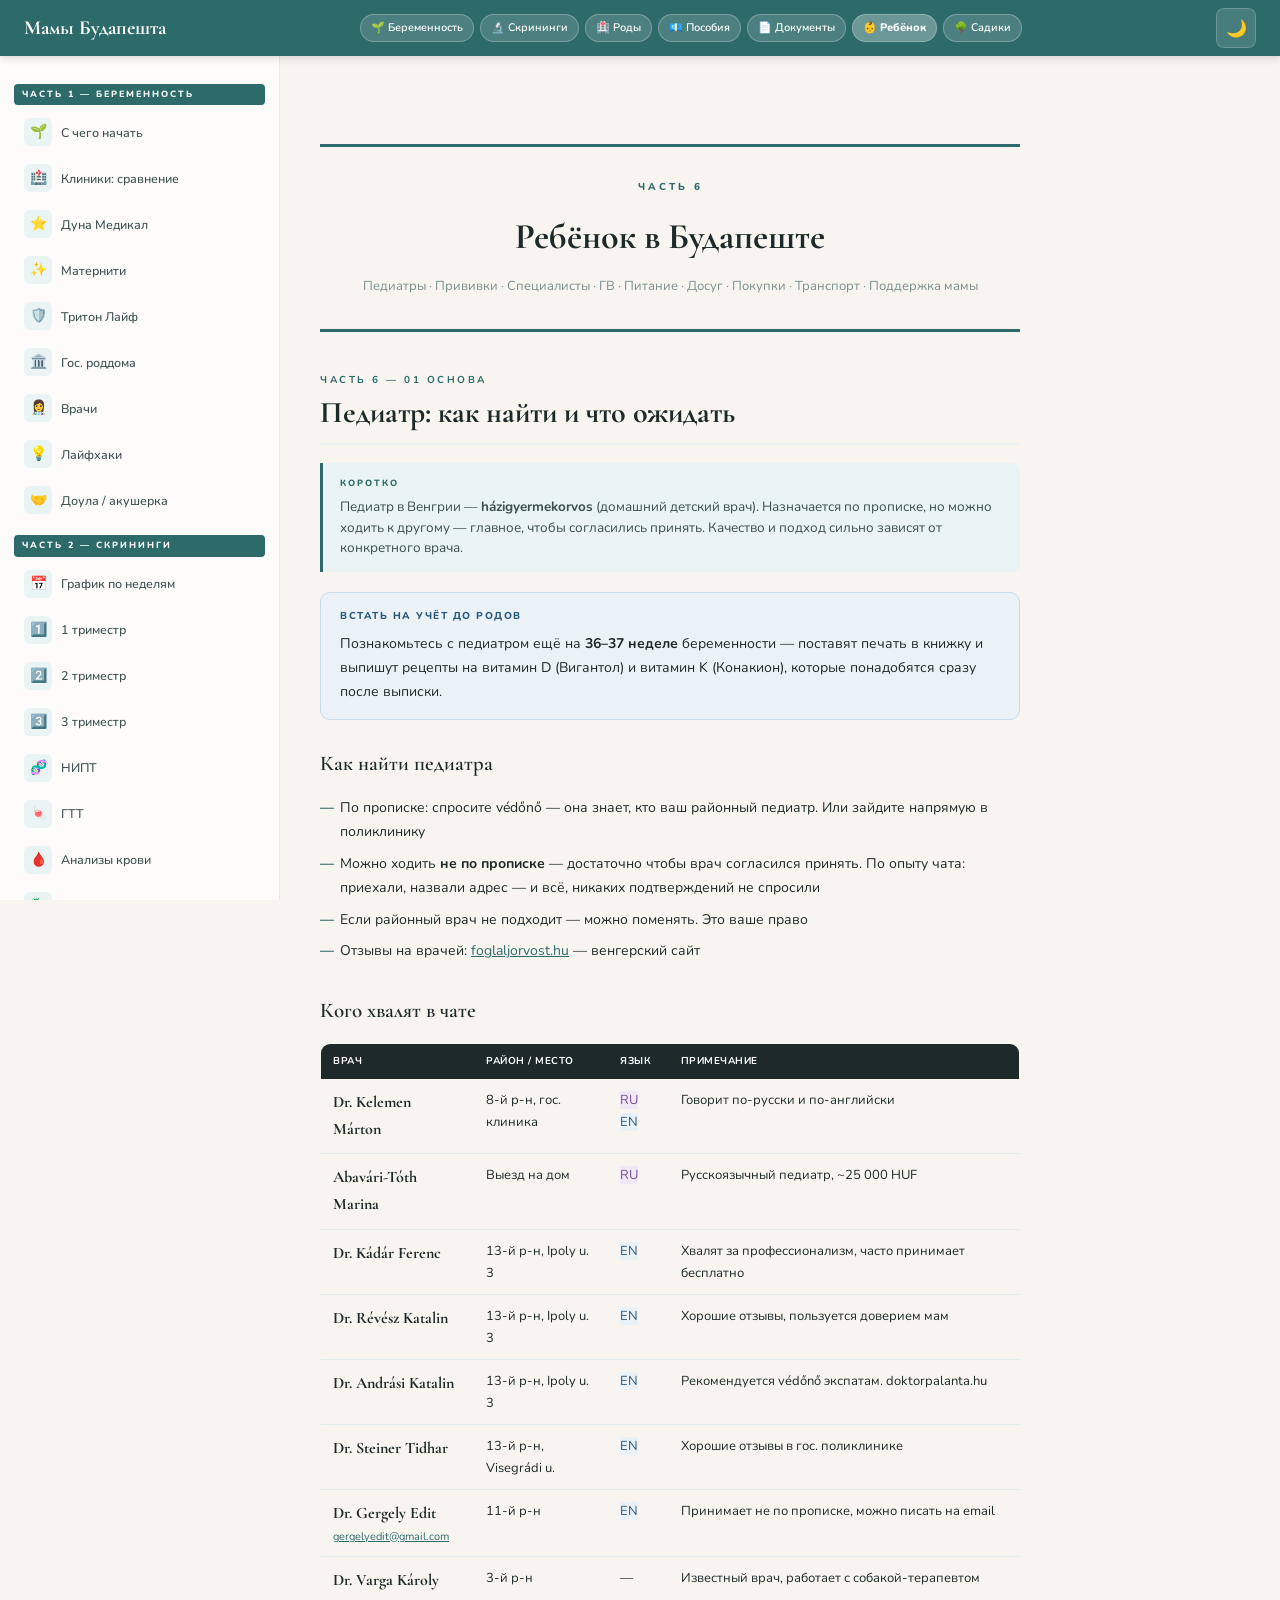
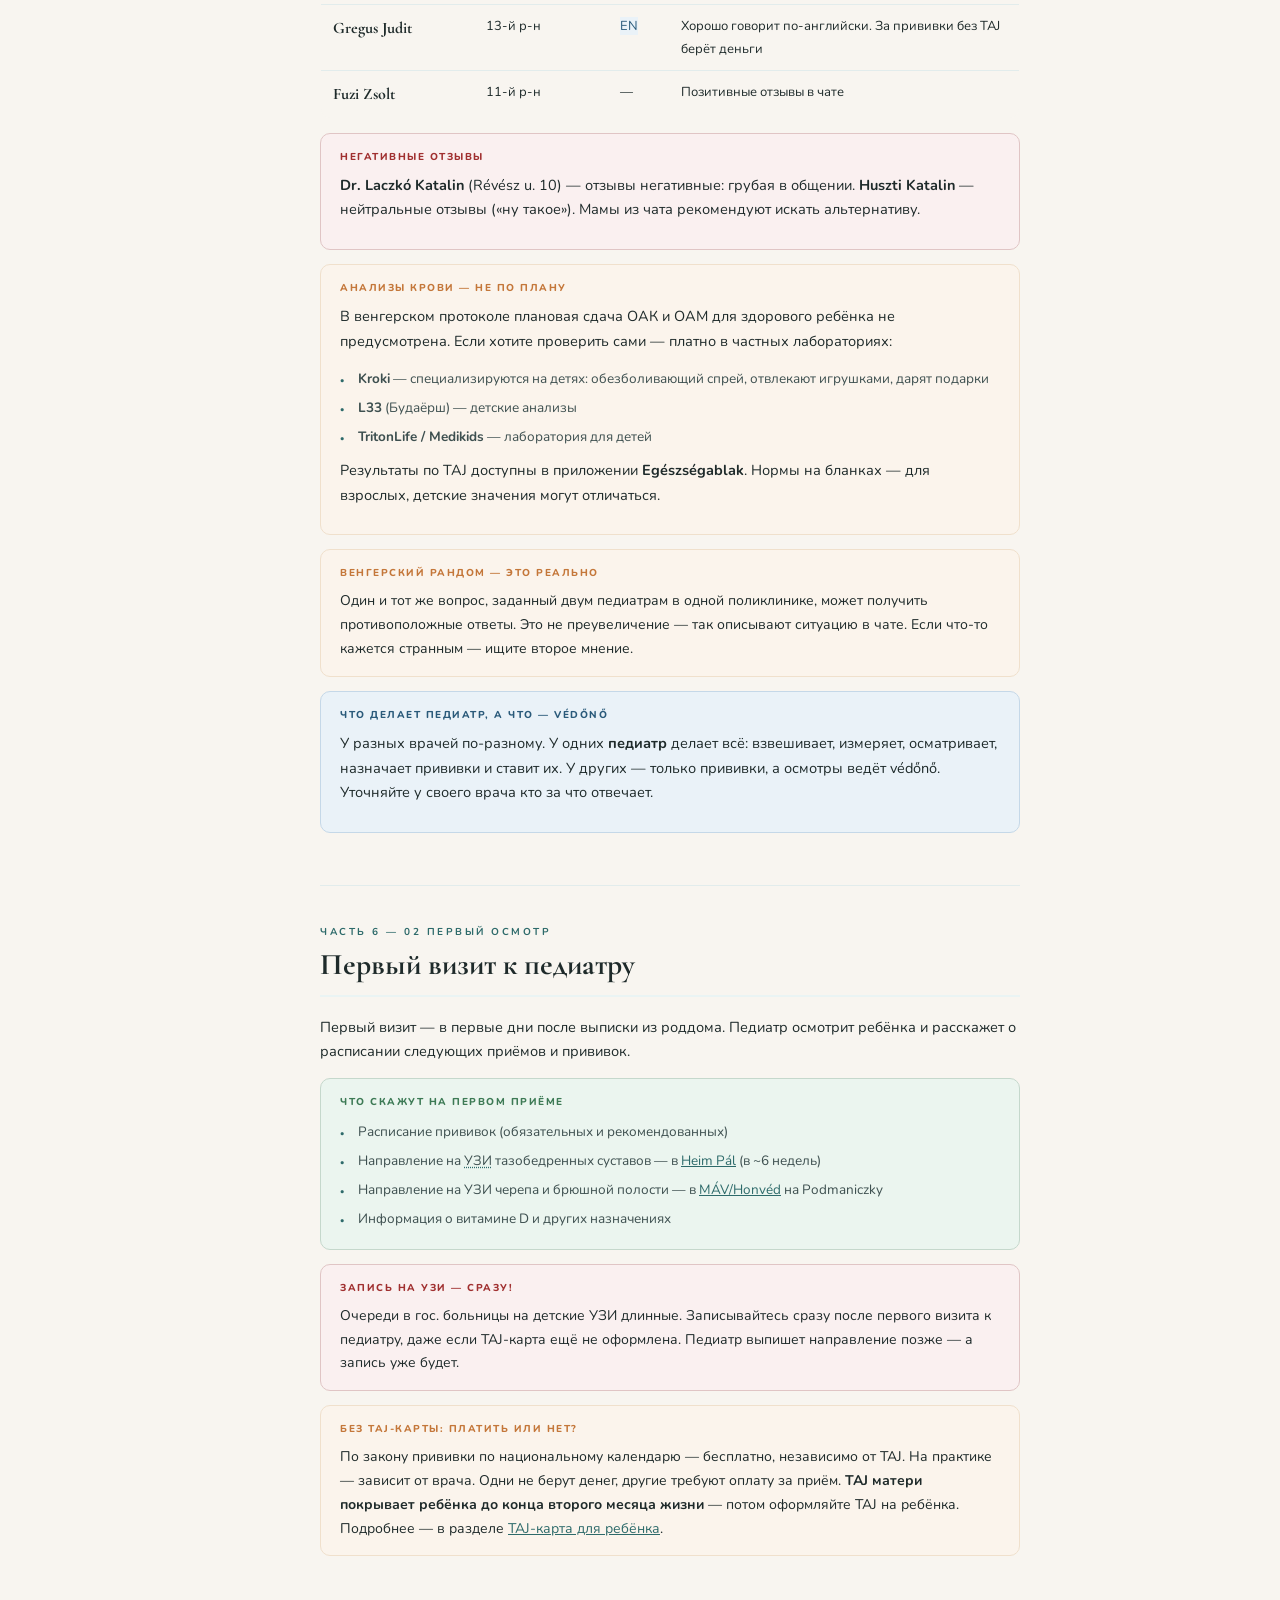
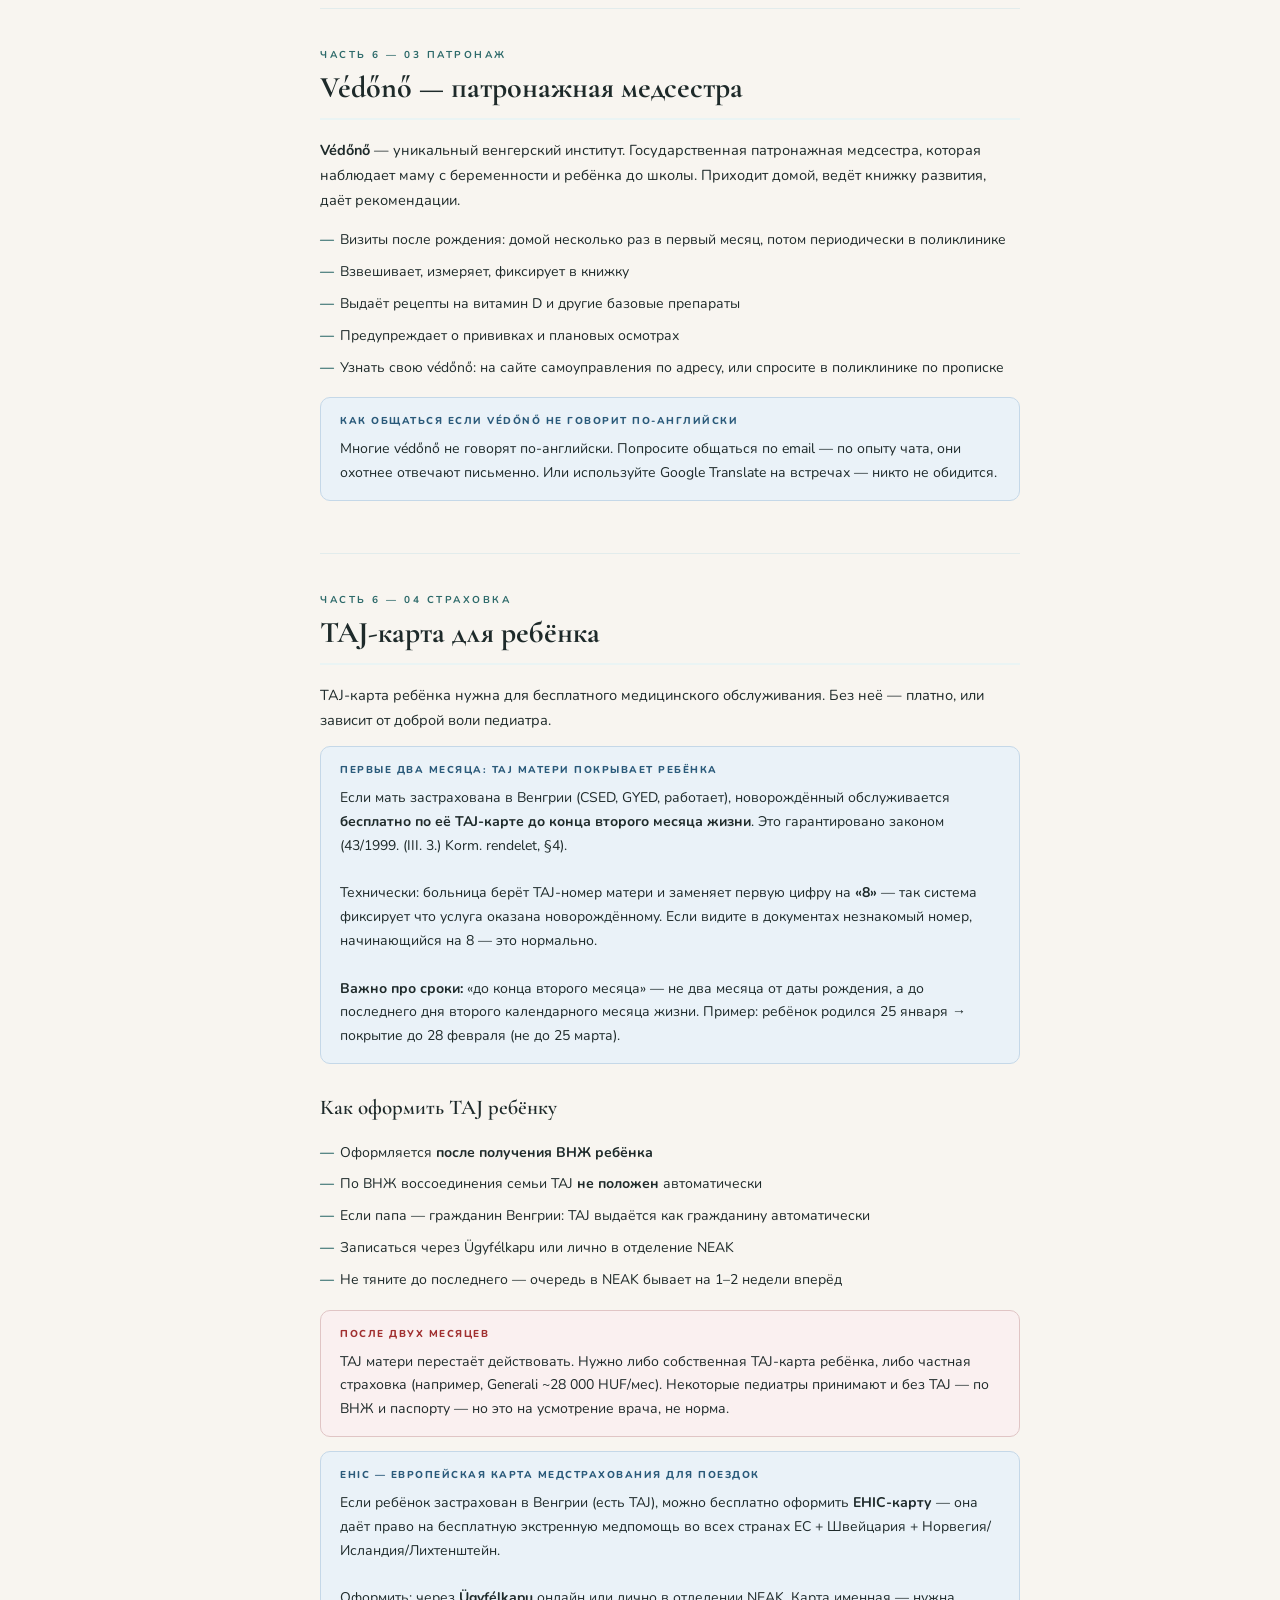
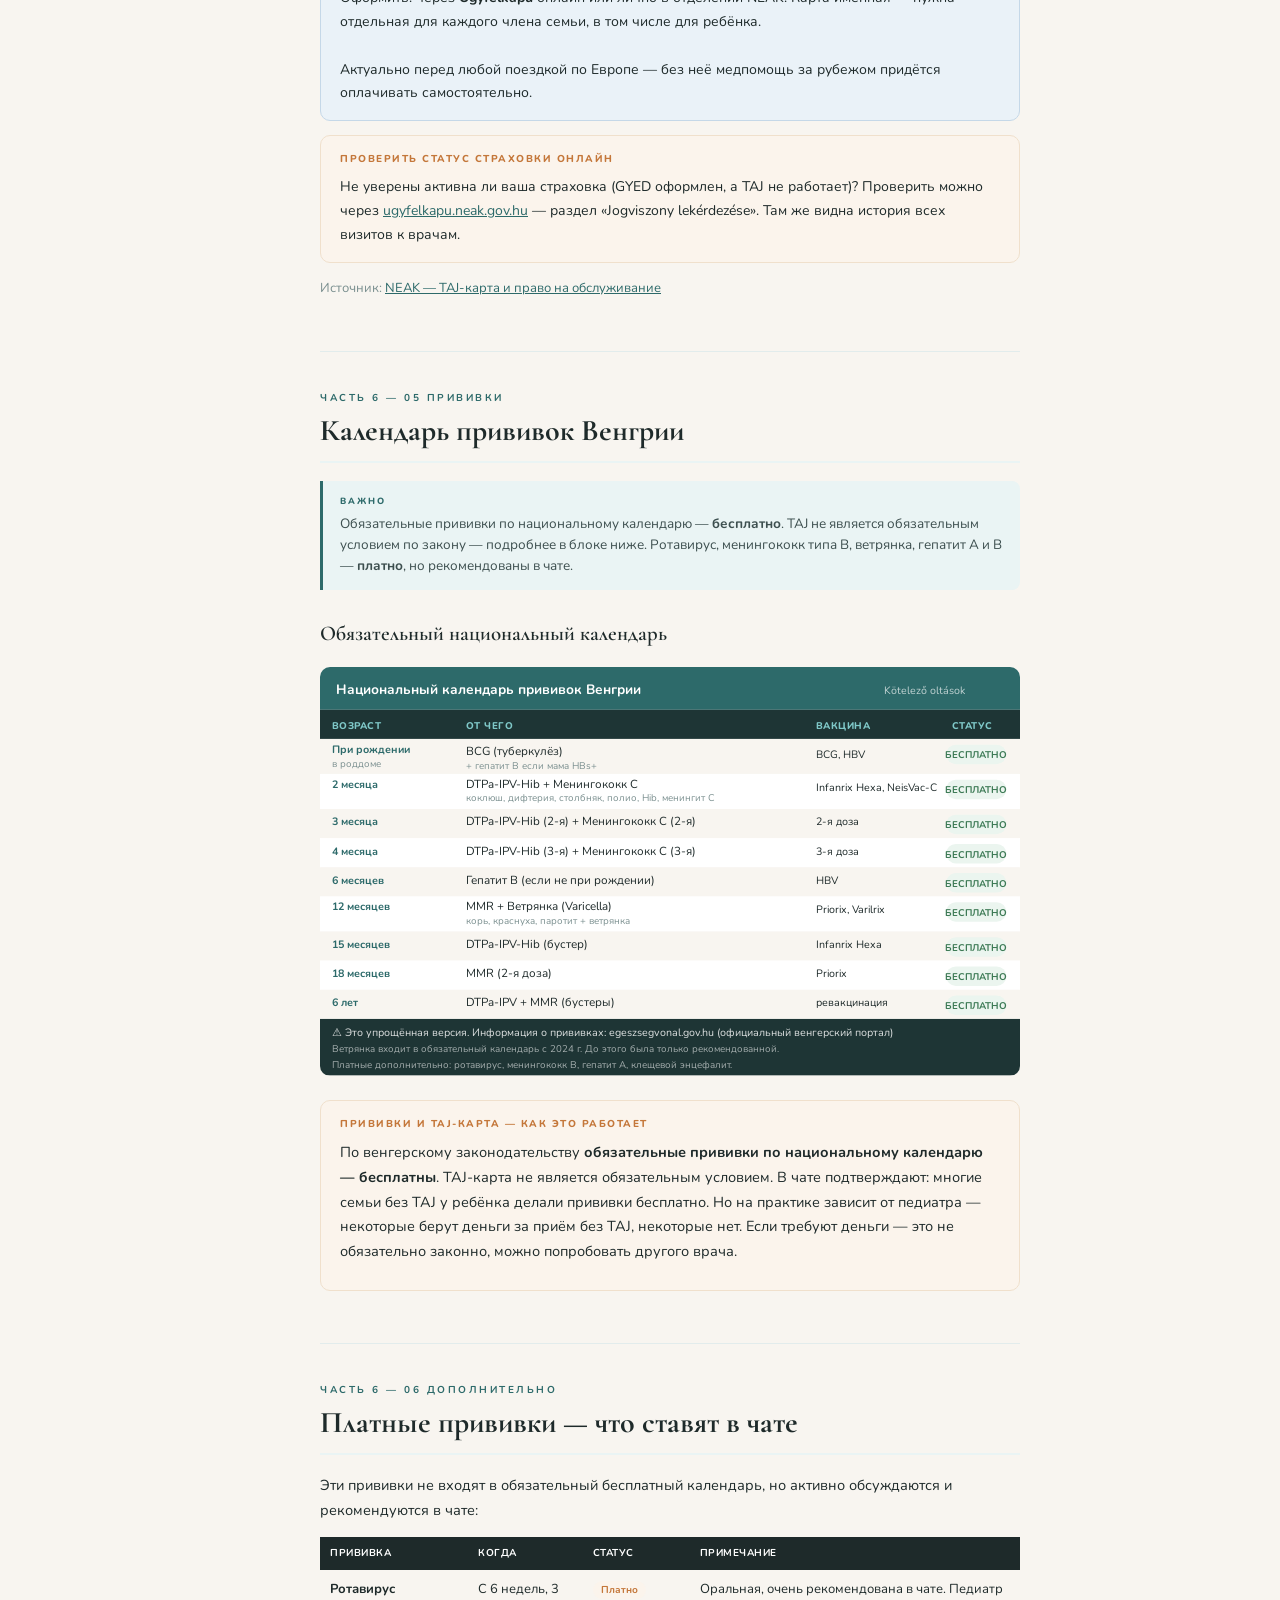
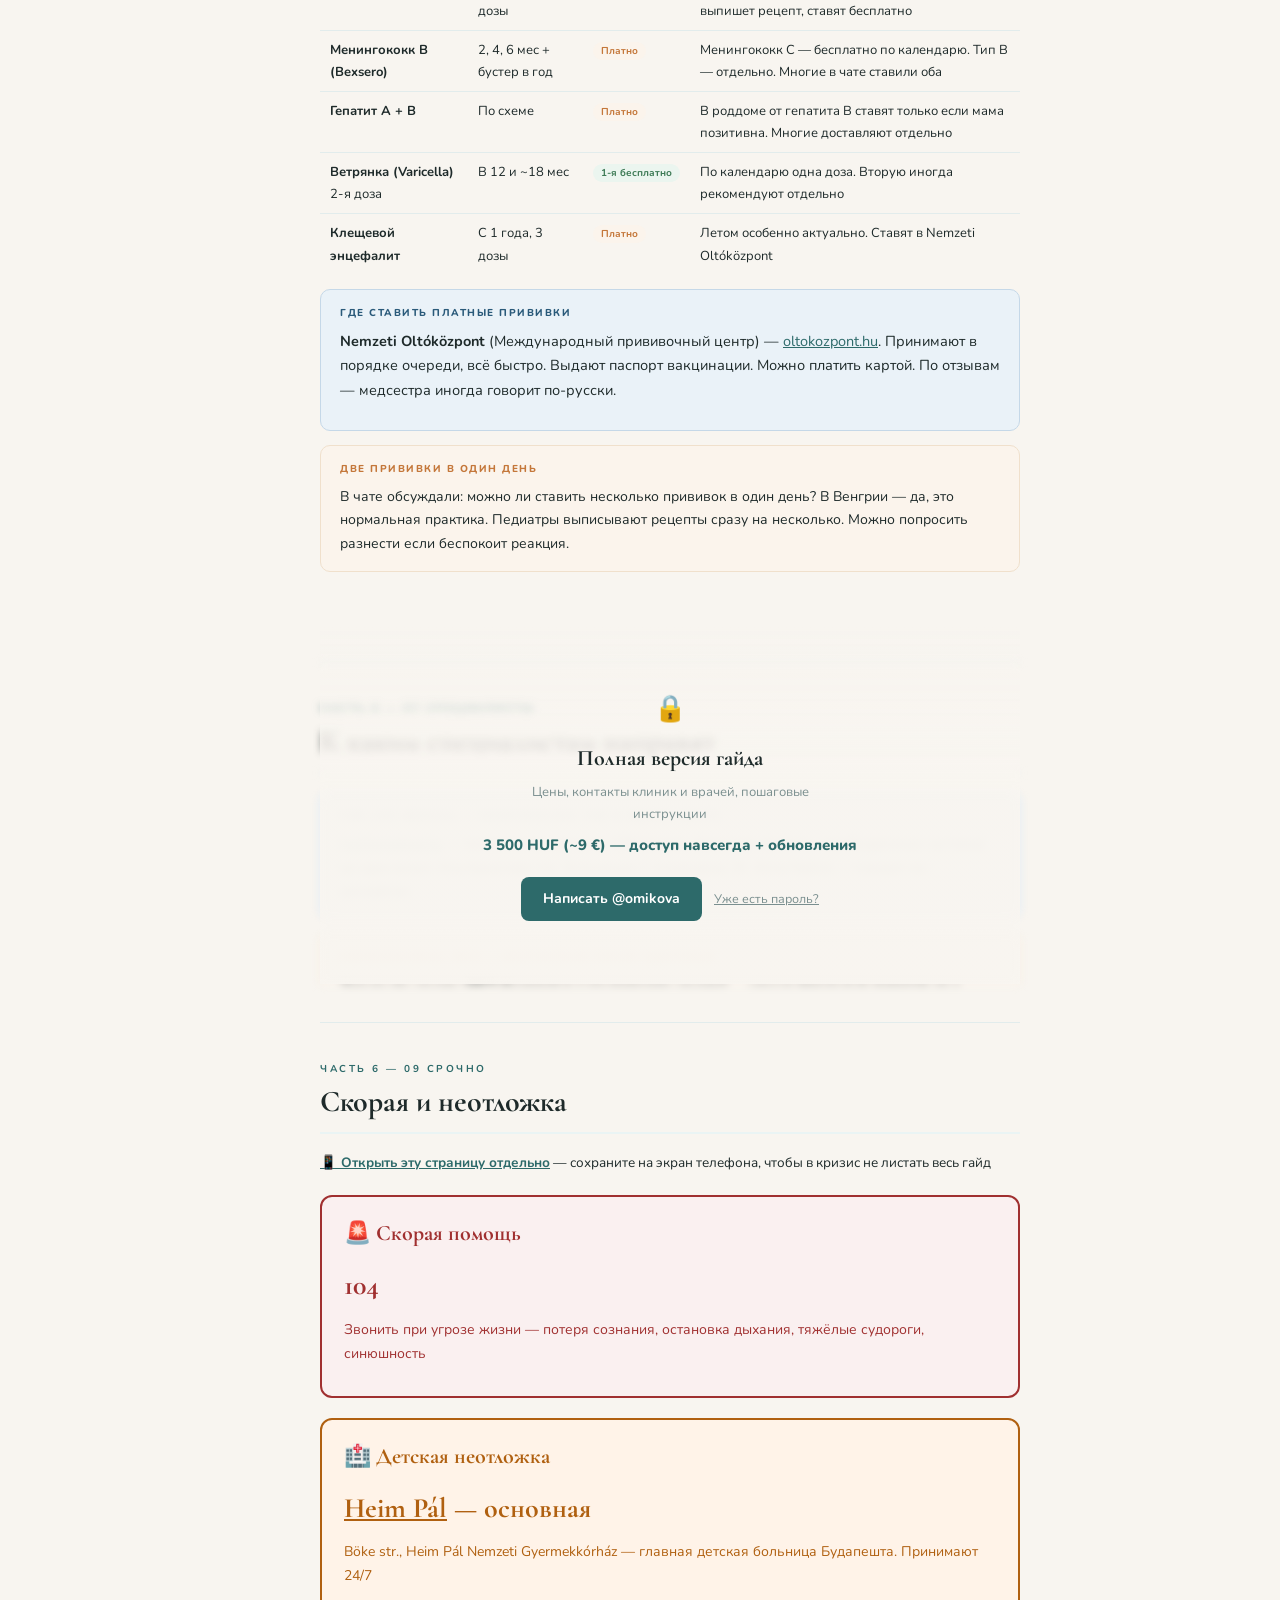
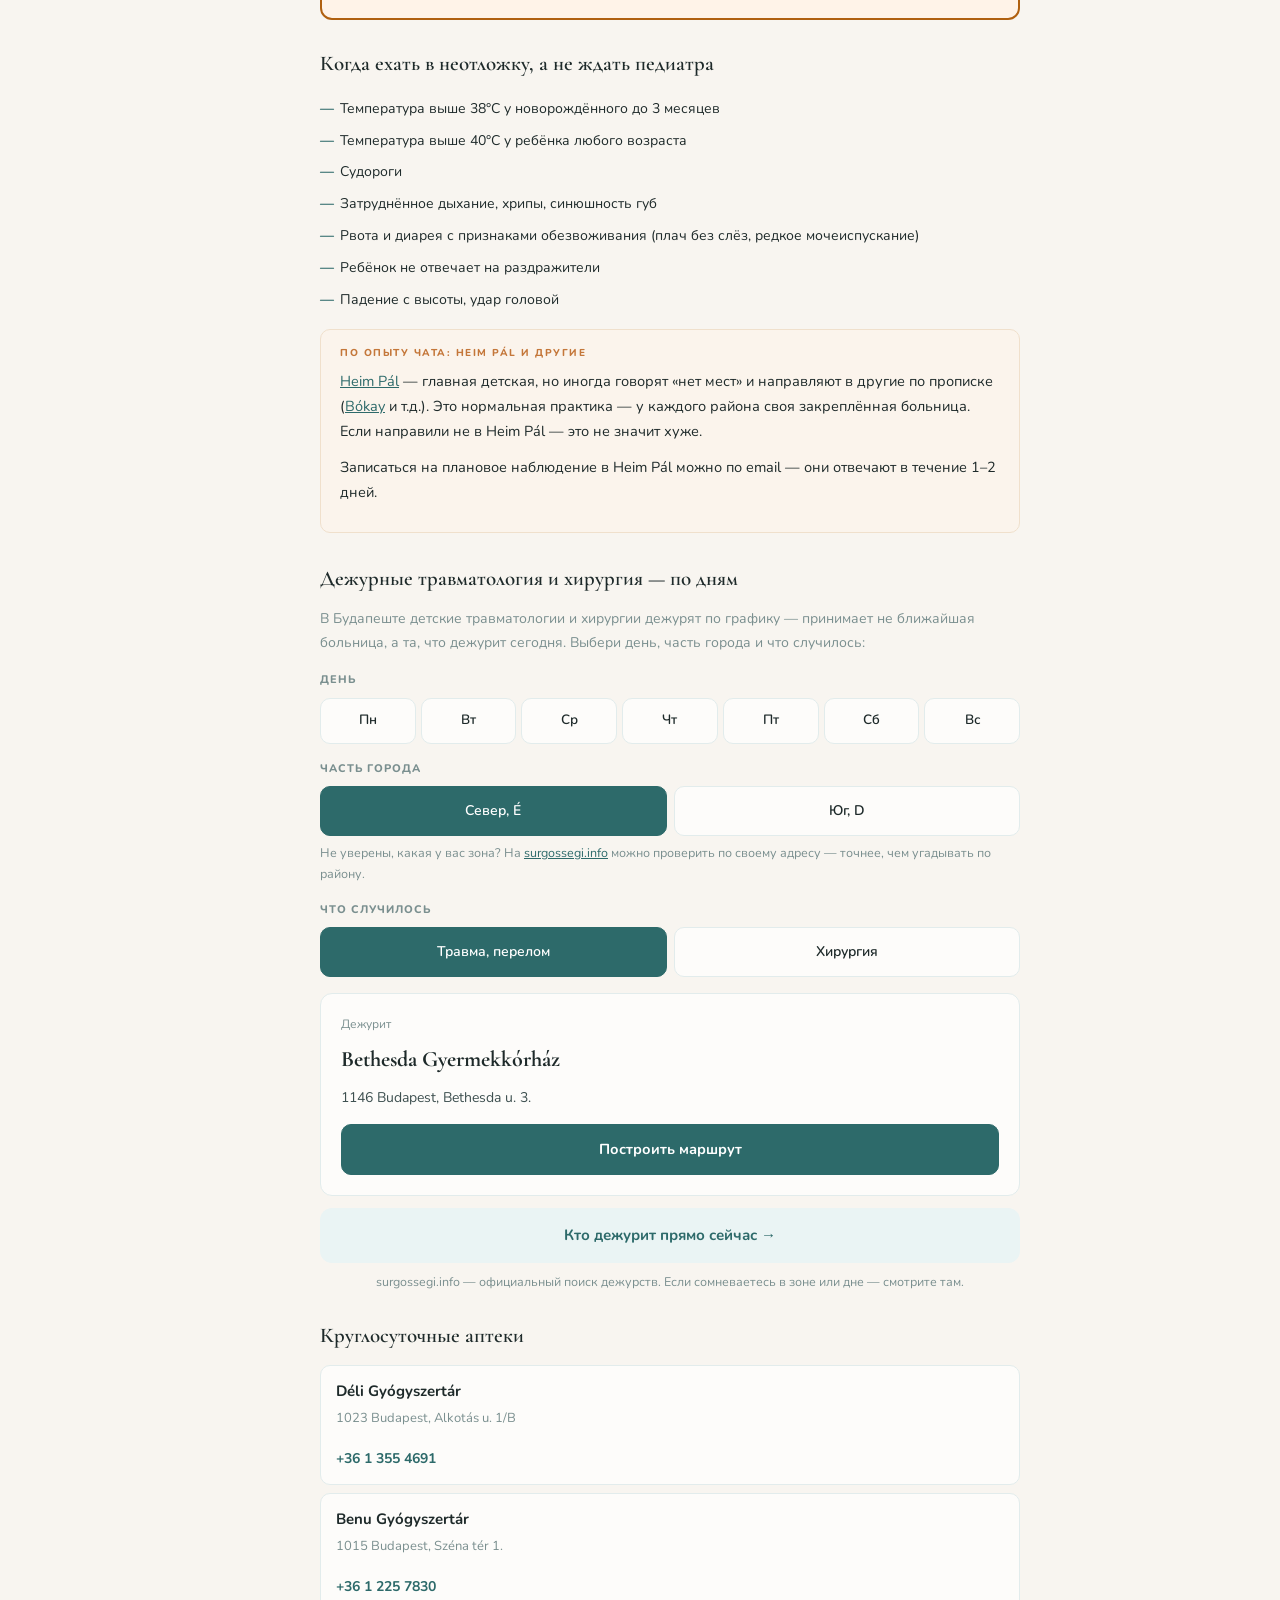
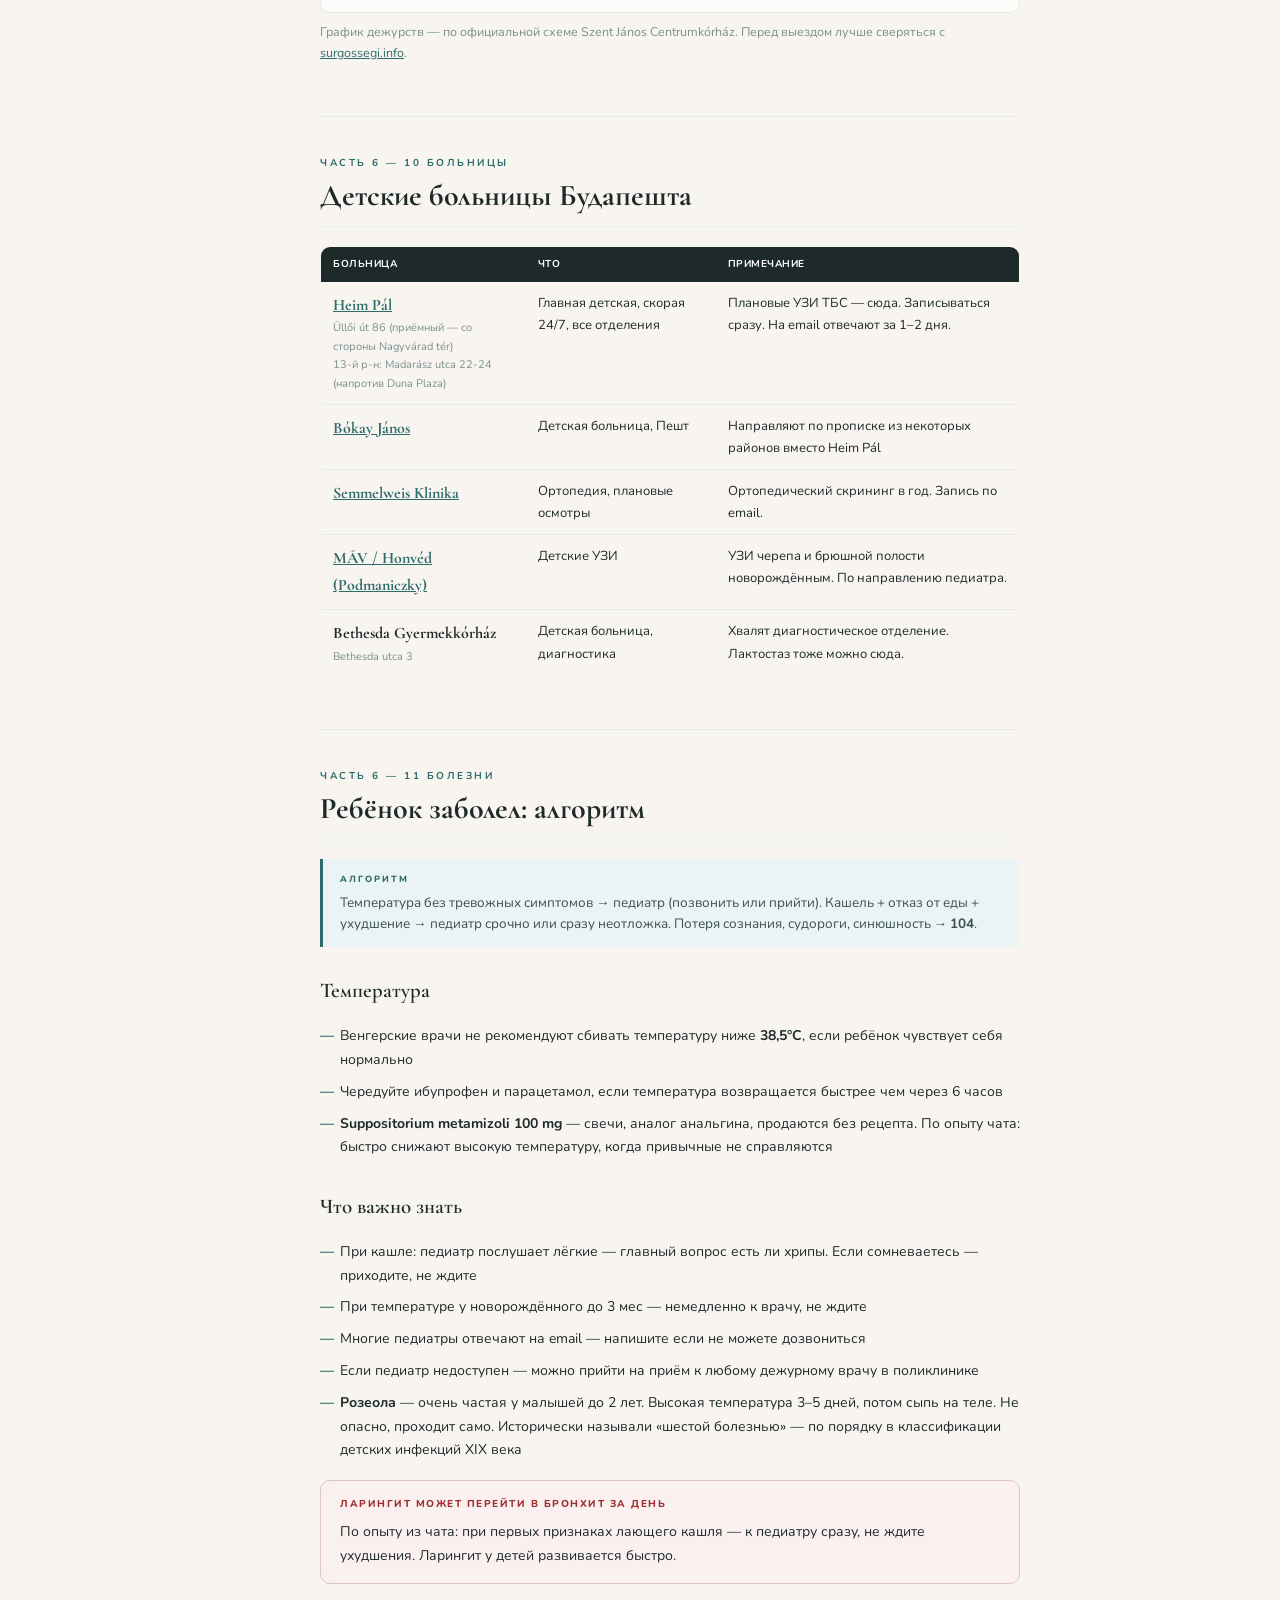
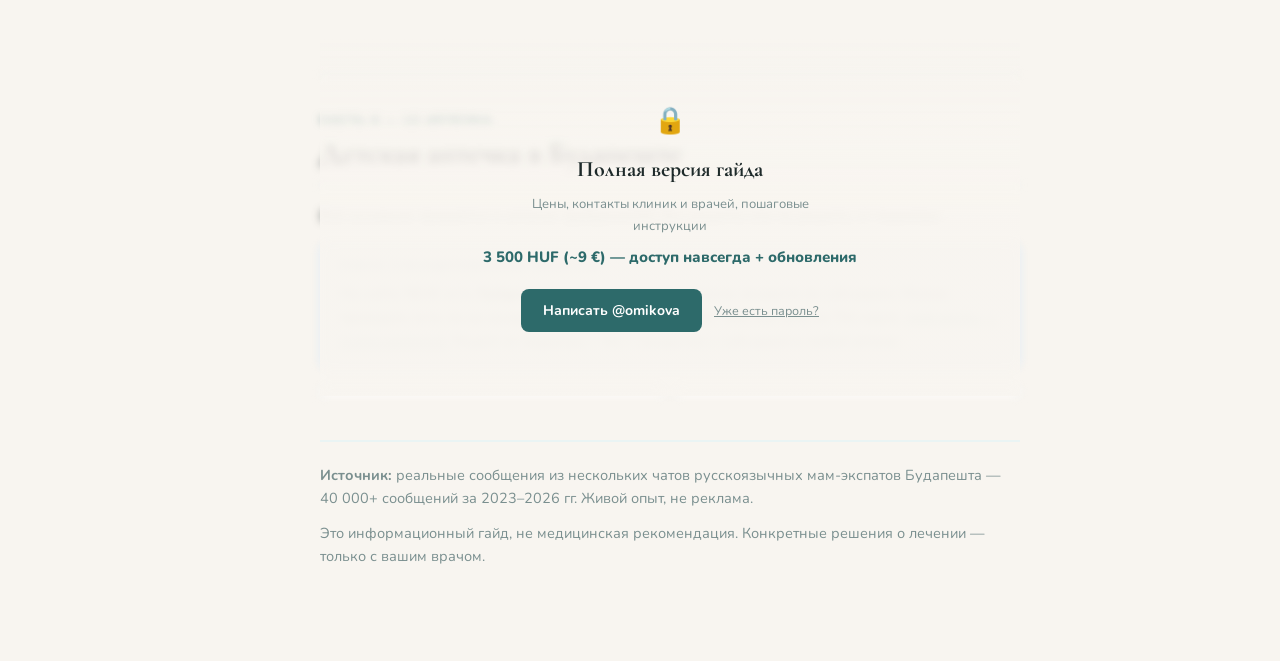
<file: website/baby.html>
<!DOCTYPE html>
<html lang="ru">
<head>
<meta charset="UTF-8">
<meta name="viewport" content="width=device-width, initial-scale=1.0">
<meta name="color-scheme" content="light">
<title>Детские врачи и здоровье ребёнка в Будапеште</title>
<meta name="description" content="Педиатры, прививки, УЗИ, аптечка — здоровье ребёнка в Будапеште. Русскоязычные врачи, больницы, ГВ, прикорм, досуг. Опыт мам 2026.">
<link rel="icon" href="data:image/svg+xml,<svg xmlns=%22http://www.w3.org/2000/svg%22><text y=%22.9em%22 font-size=%2290%22>🌱</text></svg>">
<link rel="canonical" href="https://budapest-mamas.netlify.app/baby.html">
<meta property="og:type" content="website">
<meta property="og:locale" content="ru_RU">
<meta property="og:site_name" content="Мамы Будапешта">
<meta property="og:title" content="Детские врачи и здоровье ребёнка в Будапеште">
<meta property="og:description" content="Педиатры, прививки, УЗИ, аптечка — здоровье ребёнка в Будапеште. Русскоязычные врачи, больницы, ГВ, прикорм, досуг. Опыт мам 2026.">
<meta property="og:url" content="https://budapest-mamas.netlify.app/baby.html">
<link rel="preconnect" href="https://fonts.googleapis.com">
<link href="https://fonts.googleapis.com/css2?family=Cormorant+Garamond:ital,wght@0,400;0,600;0,700;1,400&family=Nunito:wght@300;400;500;600;700&display=swap" rel="stylesheet">
<link rel="stylesheet" href="style.css">
</head>
<body>

<script>
(function(){
  if(localStorage.getItem('bp_theme')==='dark'){document.documentElement.setAttribute('data-theme','dark');}
  if(localStorage.getItem('bp_access')==='1') return;
  document.addEventListener('DOMContentLoaded',function(){
    document.querySelectorAll('.premium-wrap').forEach(function(w){ w.classList.add('locked'); });
  });
})();
</script>

<div class="sidebar-overlay" id="overlay" onclick="closeSidebar()"></div>
<div class="layout">
<header class="topbar">
  <div class="topbar-left">
    <button class="menu-btn" onclick="toggleSidebar()">
      <svg width="20" height="20" fill="none" stroke="currentColor" stroke-width="2" viewBox="0 0 24 24">
        <line x1="3" y1="6" x2="21" y2="6"/><line x1="3" y1="12" x2="21" y2="12"/><line x1="3" y1="18" x2="21" y2="18"/>
      </svg>
    </button>
    <div>
      <div class="topbar-logo">Мамы Будапешта</div>
      <div class="topbar-sub">Беременность и роды</div>
    </div>
  </div>
  <div class="topbar-pills">
    <a class="topbar-pill" href="index.html">🌱 Беременность</a>
    <a class="topbar-pill" href="screenings.html">🔬 Скрининги</a>
    <a class="topbar-pill" href="birth.html">🏥 Роды</a>
    <a class="topbar-pill" href="benefits.html">💶 Пособия</a>
    <a class="topbar-pill" href="documents.html">📄 Документы</a>
    <a class="topbar-pill" href="baby.html" style="background:rgba(255,255,255,0.3);font-weight:800">👶 Ребёнок</a>
    <a class="topbar-pill" href="sadiki.html">🌳 Садики</a>
  </div>
  <button class="theme-toggle" onclick="toggleTheme()" id="themeBtn" title="Тёмная/светлая тема">🌙</button>
</header>

<nav class="sidebar" id="sidebar">

  <span class="part-label">Часть 1 — Беременность</span>
  <div class="sidebar-section">
    <a class="nav-item" href="index.html#start" onclick="closeSidebar()"><div class="nav-icon">🌱</div> С чего начать</a>
    <a class="nav-item" href="index.html#clinics" onclick="closeSidebar()"><div class="nav-icon">🏥</div> Клиники: сравнение</a>
    <a class="nav-item" href="index.html#duna" onclick="closeSidebar()"><div class="nav-icon">⭐</div> Дуна Медикал</a>
    <a class="nav-item" href="index.html#maternity" onclick="closeSidebar()"><div class="nav-icon">✨</div> Матернити</a>
    <a class="nav-item" href="index.html#triton" onclick="closeSidebar()"><div class="nav-icon">🛡️</div> Тритон Лайф</a>
    <a class="nav-item" href="index.html#state" onclick="closeSidebar()"><div class="nav-icon">🏛️</div> Гос. роддома</a>
    <a class="nav-item" href="index.html#doctors" onclick="closeSidebar()"><div class="nav-icon">👩‍⚕️</div> Врачи</a>
    <a class="nav-item" href="index.html#tips" onclick="closeSidebar()"><div class="nav-icon">💡</div> Лайфхаки</a>
    <a class="nav-item" href="index.html#doula" onclick="closeSidebar()"><div class="nav-icon">🤝</div> Доула / акушерка</a>
  </div>

  <span class="part-label">Часть 2 — Скрининги</span>
  <div class="sidebar-section">
    <a class="nav-item" href="screenings.html#timeline" onclick="closeSidebar()"><div class="nav-icon">📅</div> График по неделям</a>
    <a class="nav-item" href="screenings.html#s1" onclick="closeSidebar()"><div class="nav-icon">1️⃣</div> 1 триместр</a>
    <a class="nav-item" href="screenings.html#s2" onclick="closeSidebar()"><div class="nav-icon">2️⃣</div> 2 триместр</a>
    <a class="nav-item" href="screenings.html#s3" onclick="closeSidebar()"><div class="nav-icon">3️⃣</div> 3 триместр</a>
    <a class="nav-item" href="screenings.html#nipt" onclick="closeSidebar()"><div class="nav-icon">🧬</div> НИПТ</a>
    <a class="nav-item" href="screenings.html#gtt" onclick="closeSidebar()"><div class="nav-icon">🍬</div> ГТТ</a>
    <a class="nav-item" href="screenings.html#blood" onclick="closeSidebar()"><div class="nav-icon">🩸</div> Анализы крови</a>
    <a class="nav-item" href="screenings.html#strep" onclick="closeSidebar()"><div class="nav-icon">🦠</div> Мазок на стрептококк</a>
    <a class="nav-item" href="screenings.html#clinics" onclick="closeSidebar()"><div class="nav-icon">🏥</div> Где делать</a>
  </div>

  <span class="part-label">Часть 3 — Роды</span>
  <div class="sidebar-section">
    <a class="nav-item" href="birth.html#intro" onclick="closeSidebar()"><div class="nav-icon">🗺️</div> Выбор роддома</a>
    <a class="nav-item" href="birth.html#contract" onclick="closeSidebar()"><div class="nav-icon">📝</div> Контракт</a>
    <a class="nav-item" href="birth.html#prices" onclick="closeSidebar()"><div class="nav-icon">💰</div> Цены 2026</a>
    <a class="nav-item" href="birth.html#when" onclick="closeSidebar()"><div class="nav-icon">🚗</div> Когда ехать</a>
    <a class="nav-item" href="birth.html#labor" onclick="closeSidebar()"><div class="nav-icon">🌊</div> В родзале</a>
    <a class="nav-item" href="birth.html#epidural" onclick="closeSidebar()"><div class="nav-icon">💉</div> Эпидуралка</a>
    <a class="nav-item" href="birth.html#cs" onclick="closeSidebar()"><div class="nav-icon">⚕️</div> Кесарево</a>
    <a class="nav-item" href="birth.html#postnatal" onclick="closeSidebar()"><div class="nav-icon">🌸</div> Послеродовой</a>
    <a class="nav-item" href="birth.html#pack" onclick="closeSidebar()"><div class="nav-icon">🎒</div> Что взять</a>
    <a class="nav-item" href="birth.html#recover" onclick="closeSidebar()"><div class="nav-icon">💪</div> Восстановление</a>
  </div>

  <span class="part-label">Часть 4 — Пособия</span>
  <div class="sidebar-section">
    <a class="nav-item" href="benefits.html#overview" onclick="closeSidebar()"><div class="nav-icon">🗺️</div> Схема выплат</a>
    <a class="nav-item" href="benefits.html#who" onclick="closeSidebar()"><div class="nav-icon">✅</div> Кому положено</a>
    <a class="nav-item" href="benefits.html#csed" onclick="closeSidebar()"><div class="nav-icon">👶</div> CSED</a>
    <a class="nav-item" href="benefits.html#gyed" onclick="closeSidebar()"><div class="nav-icon">🌱</div> GYED</a>
    <a class="nav-item" href="benefits.html#gyes" onclick="closeSidebar()"><div class="nav-icon">🏠</div> GYES</a>
    <a class="nav-item" href="benefits.html#potlek" onclick="closeSidebar()"><div class="nav-icon">💶</div> Детское пособие</a>
    <a class="nav-item" href="benefits.html#extras" onclick="closeSidebar()"><div class="nav-icon">⭐</div> Льготы 2026</a>
    <a class="nav-item" href="benefits.html#expat" onclick="closeSidebar()"><div class="nav-icon">🌍</div> Для экспатов</a>
    <a class="nav-item" href="benefits.html#howto" onclick="closeSidebar()"><div class="nav-icon">📋</div> Как оформить</a>
  </div>

  <span class="part-label">Часть 5 — Документы</span>
  <div class="sidebar-section">
    <a class="nav-item" href="documents.html#docs-overview" onclick="closeSidebar()"><div class="nav-icon">📋</div> Порядок оформления</a>
    <a class="nav-item" href="documents.html#docs-tips" onclick="closeSidebar()"><div class="nav-icon">⚡</div> Лайфхаки</a>
  </div>

  <span class="part-label">Часть 6 — Ребёнок</span>
  <div class="sidebar-section">
    <a class="nav-item" href="#pediatr" onclick="closeSidebar()"><div class="nav-icon">👶</div> Педиатр: как найти</a>
    <a class="nav-item" href="#first-visit" onclick="closeSidebar()"><div class="nav-icon">📋</div> Первый визит</a>
    <a class="nav-item" href="#vedono" onclick="closeSidebar()"><div class="nav-icon">🏠</div> Védőnő</a>
    <a class="nav-item" href="#taj-child" onclick="closeSidebar()"><div class="nav-icon">💳</div> TAJ-карта</a>
    <a class="nav-item" href="#vaccines" onclick="closeSidebar()"><div class="nav-icon">💉</div> Прививки</a>
    <a class="nav-item" href="#extra-vaccines" onclick="closeSidebar()"><div class="nav-icon">➕</div> Доп. прививки</a>
    <a class="nav-item" href="#specialists" onclick="closeSidebar()"><div class="nav-icon">🩺</div> Специалисты</a>
    <a class="nav-item" href="#uzis" onclick="closeSidebar()"><div class="nav-icon">🔬</div> УЗИ до года</a>
    <a class="nav-item" href="#emergency" onclick="closeSidebar()"><div class="nav-icon">🚨</div> Скорая</a>
    <a class="nav-item" href="#hospitals" onclick="closeSidebar()"><div class="nav-icon">🏥</div> Больницы</a>
    <a class="nav-item" href="#sick" onclick="closeSidebar()"><div class="nav-icon">🤒</div> Ребёнок заболел</a>
    <a class="nav-item" href="#pharmacy" onclick="closeSidebar()"><div class="nav-icon">💊</div> Аптечка</a>
    <a class="nav-item" href="#hospital-bag" onclick="closeSidebar()"><div class="nav-icon">🧳</div> Что взять в больницу</a>
    <a class="nav-item" href="#bf" onclick="closeSidebar()"><div class="nav-icon">🤱</div> Грудное вскармливание</a>
    <a class="nav-item" href="#feeding" onclick="closeSidebar()"><div class="nav-icon">🥣</div> Питание и прикорм</a>
    <a class="nav-item" href="#leisure" onclick="closeSidebar()"><div class="nav-icon">🎡</div> Досуг и активности</a>
    <a class="nav-item" href="#shopping-kids" onclick="closeSidebar()"><div class="nav-icon">🛒</div> Покупки</a>
    <a class="nav-item" href="#transport-kids" onclick="closeSidebar()"><div class="nav-icon">🚌</div> Транспорт</a>
    <a class="nav-item" href="#mama-support" onclick="closeSidebar()"><div class="nav-icon">💆</div> Поддержка мамы</a>
  </div>

  <span class="part-label">Часть 7 — Садики</span>
  <div class="sidebar-section">
    <a class="nav-item" href="sadiki.html#intro" onclick="closeSidebar()"><div class="nav-icon">🏫</div> Ясли vs сад</a>
    <a class="nav-item" href="sadiki.html#state-vs-private" onclick="closeSidebar()"><div class="nav-icon">🏛️</div> Гос. vs частный</a>
    <a class="nav-item" href="sadiki.html#private-gardens" onclick="closeSidebar()"><div class="nav-icon">🌱</div> Частные сады</a>
    <a class="nav-item" href="sadiki.html#enrollment" onclick="closeSidebar()"><div class="nav-icon">📋</div> Запись в гос. сад</a>
    <a class="nav-item" href="sadiki.html#adaptation" onclick="closeSidebar()"><div class="nav-icon">💚</div> Адаптация</a>
    <a class="nav-item" href="sadiki.html#schools" onclick="closeSidebar()"><div class="nav-icon">🎓</div> Школы</a>
    <a class="nav-item" href="sadiki.html#nannies" onclick="closeSidebar()"><div class="nav-icon">🤱</div> Няни</a>
  </div>
</nav>

<main class="main">
<!-- ЧАСТЬ 6: ДЕТСКИЕ ВРАЧИ -->
  <div id="part6-divider" style="scroll-margin-top:72px; margin: 56px 0 40px;">
    <div style="text-align:center; padding: 32px 0; border-top: 3px solid var(--teal); border-bottom: 3px solid var(--teal);">
      <div style="font-size:10px; font-weight:800; letter-spacing:3px; text-transform:uppercase; color:var(--teal); margin-bottom:10px;">ЧАСТЬ 6</div>
      <h1 style="font-family:'Cormorant Garamond', serif; font-size:36px; font-weight:700; color:var(--ink); margin:0;">Ребёнок в Будапеште</h1>
      <div style="font-size:13px; color:var(--muted); margin-top:8px;">Педиатры · Прививки · Специалисты · ГВ · Питание · Досуг · Покупки · Транспорт · Поддержка мамы</div>
    </div>
  </div>

<section id="pediatr">
  <div class="section-eyebrow">ЧАСТЬ 6 — 01 Основа</div>
  <h2>Педиатр: как найти и что ожидать</h2>

  <div class="tldr">
    <div class="tldr-label">Коротко</div>
    <p>Педиатр в Венгрии — <strong>házigyermekorvos</strong> (домашний детский врач). Назначается по прописке, но можно ходить к другому — главное, чтобы согласились принять. Качество и подход сильно зависят от конкретного врача.</p>
  </div>

  <div class="infobox tip">
    <div class="infobox-title">Встать на учёт до родов</div>
    Познакомьтесь с педиатром ещё на <strong>36–37 неделе</strong> беременности — поставят печать в книжку и выпишут рецепты на витамин D (Вигантол) и витамин K (Конакион), которые понадобятся сразу после выписки.
  </div>

  <h3>Как найти педиатра</h3>
  <ul class="list">
    <li>По прописке: спросите védőnő — она знает, кто ваш районный педиатр. Или зайдите напрямую в поликлинику</li>
    <li>Можно ходить <strong>не по прописке</strong> — достаточно чтобы врач согласился принять. По опыту чата: приехали, назвали адрес — и всё, никаких подтверждений не спросили</li>
    <li>Если районный врач не подходит — можно поменять. Это ваше право</li>
    <li>Отзывы на врачей: <a href="https://foglaljorvost.hu" target="_blank" style="color:var(--teal)">foglaljorvost.hu</a> — венгерский сайт</li>
  </ul>

  <h3>Кого хвалят в чате</h3>
  <table class="doc-table">
    <thead>
      <tr><th>Врач</th><th>Район / Место</th><th>Язык</th><th>Примечание</th></tr>
    </thead>
    <tbody>
      <tr>
        <td><div class="doc-name">Dr. Kelemen Márton</div></td>
        <td>8-й р-н, гос. клиника</td>
        <td><span class="lang-ru">RU</span> <span class="lang-en">EN</span></td>
        <td>Говорит по-русски и по-английски</td>
      </tr>
      <tr>
        <td><div class="doc-name">Abavári-Tóth Marina</div></td>
        <td>Выезд на дом</td>
        <td><span class="lang-ru">RU</span></td>
        <td>Русскоязычный педиатр, ~25 000 HUF</td>
      </tr>
      <tr>
        <td><div class="doc-name">Dr. Kádár Ferenc</div></td>
        <td>13-й р-н, Ipoly u. 3</td>
        <td><span class="lang-en">EN</span></td>
        <td>Хвалят за профессионализм, часто принимает бесплатно</td>
      </tr>
      <tr>
        <td><div class="doc-name">Dr. Révész Katalin</div></td>
        <td>13-й р-н, Ipoly u. 3</td>
        <td><span class="lang-en">EN</span></td>
        <td>Хорошие отзывы, пользуется доверием мам</td>
      </tr>
      <tr>
        <td><div class="doc-name">Dr. Andrási Katalin</div></td>
        <td>13-й р-н, Ipoly u. 3</td>
        <td><span class="lang-en">EN</span></td>
        <td>Рекомендуется védőnő экспатам. doktorpalanta.hu</td>
      </tr>
      <tr>
        <td><div class="doc-name">Dr. Steiner Tidhar</div></td>
        <td>13-й р-н, Visegrádi u.</td>
        <td><span class="lang-en">EN</span></td>
        <td>Хорошие отзывы в гос. поликлинике</td>
      </tr>
      <tr>
        <td><div class="doc-name">Dr. Gergely Edit</div><div class="doc-sub"><a href="mailto:gergelyedit@gmail.com" style="color:var(--teal)">gergelyedit@gmail.com</a></div></td>
        <td>11-й р-н</td>
        <td><span class="lang-en">EN</span></td>
        <td>Принимает не по прописке, можно писать на email</td>
      </tr>
      <tr>
        <td><div class="doc-name">Dr. Varga Károly</div></td>
        <td>3-й р-н</td>
        <td>—</td>
        <td>Известный врач, работает с собакой-терапевтом</td>
      </tr>
      <tr>
        <td><div class="doc-name">Gregus Judit</div></td>
        <td>13-й р-н</td>
        <td><span class="lang-en">EN</span></td>
        <td>Хорошо говорит по-английски. За прививки без TAJ берёт деньги</td>
      </tr>
      <tr>
        <td><div class="doc-name">Fuzi Zsolt</div></td>
        <td>11-й р-н</td>
        <td>—</td>
        <td>Позитивные отзывы в чате</td>
      </tr>
    </tbody>
  </table>
  <div class="infobox warn" style="margin-top:12px">
    <div class="infobox-title">Негативные отзывы</div>
    <p><strong>Dr. Laczkó Katalin</strong> (Révész u. 10) — отзывы негативные: грубая в общении. <strong>Huszti Katalin</strong> — нейтральные отзывы («ну такое»). Мамы из чата рекомендуют искать альтернативу.</p>
  </div>

  <div class="infobox note">
    <div class="infobox-title">Анализы крови — не по плану</div>
    <p>В венгерском протоколе плановая сдача ОАК и ОАМ для здорового ребёнка не предусмотрена. Если хотите проверить сами — платно в частных лабораториях:</p>
    <ul class="standard-list" style="margin:4px 0 0">
      <li><strong>Kroki</strong> — специализируются на детях: обезболивающий спрей, отвлекают игрушками, дарят подарки</li>
      <li><strong>L33</strong> (Будаёрш) — детские анализы</li>
      <li><strong>TritonLife / Medikids</strong> — лаборатория для детей</li>
    </ul>
    <p style="margin-top:6px">Результаты по TAJ доступны в приложении <strong>Egészségablak</strong>. Нормы на бланках — для взрослых, детские значения могут отличаться.</p>
  </div>

  <div class="infobox note">
    <div class="infobox-title">Венгерский рандом — это реально</div>
    Один и тот же вопрос, заданный двум педиатрам в одной поликлинике, может получить противоположные ответы. Это не преувеличение — так описывают ситуацию в чате. Если что-то кажется странным — ищите второе мнение.
  </div>

  <div class="infobox tip">
    <div class="infobox-title">Что делает педиатр, а что — védőnő</div>
    <p>У разных врачей по-разному. У одних <strong>педиатр</strong> делает всё: взвешивает, измеряет, осматривает, назначает прививки и ставит их. У других — только прививки, а осмотры ведёт védőnő. Уточняйте у своего врача кто за что отвечает.</p>
  </div>
</section>

<hr>

<!-- FIRST VISIT -->
<section id="first-visit">
  <div class="section-eyebrow">ЧАСТЬ 6 — 02 Первый осмотр</div>
  <h2>Первый визит к педиатру</h2>

  <p>Первый визит — в первые дни после выписки из роддома. Педиатр осмотрит ребёнка и расскажет о расписании следующих приёмов и прививок.</p>

  <div class="infobox success">
    <div class="infobox-title">Что скажут на первом приёме</div>
    <ul class="standard-list">
      <li>Расписание прививок (обязательных и рекомендованных)</li>
      <li>Направление на <abbr title="Ультразвуковое исследование">УЗИ</abbr> тазобедренных суставов — в <a href="https://heimpalkorhaz.hu" target="_blank" style="color:var(--teal)">Heim Pál</a> (в ~6 недель)</li>
      <li>Направление на УЗИ черепа и брюшной полости — в <a href="https://www.honvedkorhaz.hu" target="_blank" style="color:var(--teal)">MÁV/Honvéd</a> на Podmaniczky</li>
      <li>Информация о витамине D и других назначениях</li>
    </ul>
  </div>

  <div class="infobox warn">
    <div class="infobox-title">Запись на УЗИ — сразу!</div>
    Очереди в гос. больницы на детские УЗИ длинные. Записывайтесь сразу после первого визита к педиатру, даже если TAJ-карта ещё не оформлена. Педиатр выпишет направление позже — а запись уже будет.
  </div>

  <div class="infobox note">
    <div class="infobox-title">Без TAJ-карты: платить или нет?</div>
    По закону прививки по национальному календарю — бесплатно, независимо от TAJ. На практике — зависит от врача. Одни не берут денег, другие требуют оплату за приём. <strong>TAJ матери покрывает ребёнка до конца второго месяца жизни</strong> — потом оформляйте TAJ на ребёнка. Подробнее — в разделе <a href="#taj-child" style="color:var(--teal)">TAJ-карта для ребёнка</a>.
  </div>
</section>

<hr>

<!-- VEDONO -->
<section id="vedono">
  <div class="section-eyebrow">ЧАСТЬ 6 — 03 Патронаж</div>
  <h2>Védőnő — патронажная медсестра</h2>

  <p><strong>Védőnő</strong> — уникальный венгерский институт. Государственная патронажная медсестра, которая наблюдает маму с беременности и ребёнка до школы. Приходит домой, ведёт книжку развития, даёт рекомендации.</p>

  <ul class="list">
    <li>Визиты после рождения: домой несколько раз в первый месяц, потом периодически в поликлинике</li>
    <li>Взвешивает, измеряет, фиксирует в книжку</li>
    <li>Выдаёт рецепты на витамин D и другие базовые препараты</li>
    <li>Предупреждает о прививках и плановых осмотрах</li>
    <li>Узнать свою védőnő: на сайте самоуправления по адресу, или спросите в поликлинике по прописке</li>
  </ul>

  <div class="infobox tip">
    <div class="infobox-title">Как общаться если védőnő не говорит по-английски</div>
    Многие védőnő не говорят по-английски. Попросите общаться по email — по опыту чата, они охотнее отвечают письменно. Или используйте Google Translate на встречах — никто не обидится.
  </div>
</section>

<hr>

<!-- TAJ CHILD -->
<section id="taj-child">
  <div class="section-eyebrow">ЧАСТЬ 6 — 04 Страховка</div>
  <h2>TAJ-карта для ребёнка</h2>

  <p>TAJ-карта ребёнка нужна для бесплатного медицинского обслуживания. Без неё — платно, или зависит от доброй воли педиатра.</p>

  <div class="infobox tip">
    <div class="infobox-title">Первые два месяца: TAJ матери покрывает ребёнка</div>
    Если мать застрахована в Венгрии (CSED, GYED, работает), новорождённый обслуживается <strong>бесплатно по её TAJ-карте до конца второго месяца жизни</strong>. Это гарантировано законом (43/1999. (III. 3.) Korm. rendelet, §4).
    <br><br>
    Технически: больница берёт TAJ-номер матери и заменяет первую цифру на <strong>«8»</strong> — так система фиксирует что услуга оказана новорождённому. Если видите в документах незнакомый номер, начинающийся на 8 — это нормально.
    <br><br>
    <strong>Важно про сроки:</strong> «до конца второго месяца» — не два месяца от даты рождения, а до последнего дня второго календарного месяца жизни. Пример: ребёнок родился 25 января → покрытие до 28 февраля (не до 25 марта).
  </div>

  <h3>Как оформить TAJ ребёнку</h3>

  <ul class="list">
    <li>Оформляется <strong>после получения ВНЖ ребёнка</strong></li>
    <li>По ВНЖ воссоединения семьи TAJ <strong>не положен</strong> автоматически</li>
    <li>Если папа — гражданин Венгрии: TAJ выдаётся как гражданину автоматически</li>
    <li>Записаться через Ügyfélkapu или лично в отделение NEAK</li>
    <li>Не тяните до последнего — очередь в NEAK бывает на 1–2 недели вперёд</li>
  </ul>

  <div class="infobox warn">
    <div class="infobox-title">После двух месяцев</div>
    TAJ матери перестаёт действовать. Нужно либо собственная TAJ-карта ребёнка, либо частная страховка (например, Generali ~28 000 HUF/мес). Некоторые педиатры принимают и без TAJ — по ВНЖ и паспорту — но это на усмотрение врача, не норма.
  </div>

  <div class="infobox tip">
    <div class="infobox-title">EHIC — европейская карта медстрахования для поездок</div>
    Если ребёнок застрахован в Венгрии (есть TAJ), можно бесплатно оформить <strong>EHIC-карту</strong> — она даёт право на бесплатную экстренную медпомощь во всех странах ЕС + Швейцария + Норвегия/Исландия/Лихтенштейн.
    <br><br>
    Оформить: через <strong>Ügyfélkapu</strong> онлайн или лично в отделении NEAK. Карта именная — нужна отдельная для каждого члена семьи, в том числе для ребёнка.
    <br><br>
    Актуально перед любой поездкой по Европе — без неё медпомощь за рубежом придётся оплачивать самостоятельно.
  </div>

  <div class="infobox note">
    <div class="infobox-title">Проверить статус страховки онлайн</div>
    Не уверены активна ли ваша страховка (GYED оформлен, а TAJ не работает)? Проверить можно через <a href="https://ugyfelkapu.neak.gov.hu" target="_blank" style="color:var(--teal)">ugyfelkapu.neak.gov.hu</a> — раздел «Jogviszony lekérdezése». Там же видна история всех визитов к врачам.
  </div>

  <p style="font-size:13px;color:var(--muted)">Источник: <a href="https://www.neak.gov.hu/felso_menu/lakossagnak/ellatas_magyarorszagon/jogosultsag_az_ellatasra/ellatasra_jogosultsag_igazolasa/taj_kartya" target="_blank" style="color:var(--teal)">NEAK — TAJ-карта и право на обслуживание</a></p>
</section>

<hr>

<!-- VACCINES -->
<section id="vaccines">
  <div class="section-eyebrow">ЧАСТЬ 6 — 05 Прививки</div>
  <h2>Календарь прививок Венгрии</h2>

  <div class="tldr">
    <div class="tldr-label">Важно</div>
    <p>Обязательные прививки по национальному календарю — <strong>бесплатно</strong>. TAJ не является обязательным условием по закону — подробнее в блоке ниже. Ротавирус, менингококк типа B, ветрянка, гепатит A и B — <strong>платно</strong>, но рекомендованы в чате.</p>
  </div>

  <h3>Обязательный национальный календарь</h3>

  <!-- SVG VACCINE CALENDAR -->
  <div style="margin:16px 0;overflow-x:auto">
  <svg viewBox="0 0 720 420" xmlns="http://www.w3.org/2000/svg" style="width:100%;max-width:720px;font-family:'Nunito',sans-serif;border-radius:10px;overflow:hidden">
    <!-- BG -->
    <rect width="720" height="420" fill="#FDFCFA"/>
    <!-- Header -->
    <rect width="720" height="44" fill="#2D6A6A"/>
    <text x="16" y="28" fill="white" font-size="14" font-weight="700">Национальный календарь прививок Венгрии</text>
    <text x="580" y="28" fill="rgba(255,255,255,0.7)" font-size="11">Kötelező oltások</text>

    <!-- Column headers -->
    <rect y="44" width="720" height="30" fill="#1E3535"/>
    <text x="12" y="64" fill="#7FC8C8" font-size="10" font-weight="800" letter-spacing="0.5">ВОЗРАСТ</text>
    <text x="150" y="64" fill="#7FC8C8" font-size="10" font-weight="800" letter-spacing="0.5">ОТ ЧЕГО</text>
    <text x="510" y="64" fill="#7FC8C8" font-size="10" font-weight="800" letter-spacing="0.5">ВАКЦИНА</text>
    <text x="650" y="64" fill="#7FC8C8" font-size="10" font-weight="800" letter-spacing="0.5">СТАТУС</text>

    <!-- Rows -->
    <!-- 0: при рождении -->
    <rect y="74" width="720" height="36" fill="#F8F5F0"/>
    <text x="12" y="88" fill="#2D6A6A" font-size="11" font-weight="700">При рождении</text>
    <text x="12" y="103" fill="#7A8F8F" font-size="10">в роддоме</text>
    <text x="150" y="91" fill="#1E2A2A" font-size="12">BCG (туберкулёз)</text>
    <text x="150" y="105" fill="#7A8F8F" font-size="10">+ гепатит B если мама HBs+</text>
    <text x="510" y="94" fill="#1E2A2A" font-size="11">BCG, HBV</text>
    <rect x="644" y="80" width="62" height="20" rx="10" fill="#EBF5EF"/>
    <text x="675" y="94" fill="#3D7A55" font-size="10" font-weight="700" text-anchor="middle">БЕСПЛАТНО</text>

    <!-- 1: 2 мес -->
    <rect y="110" width="720" height="36" fill="white"/>
    <text x="12" y="124" fill="#2D6A6A" font-size="11" font-weight="700">2 месяца</text>
    <text x="150" y="124" fill="#1E2A2A" font-size="12">DTPa-IPV-Hib + Менингококк C</text>
    <text x="150" y="138" fill="#7A8F8F" font-size="10">коклюш, дифтерия, столбняк, полио, Hib, менингит С</text>
    <text x="510" y="128" fill="#1E2A2A" font-size="11">Infanrix Hexa, NeisVac-C</text>
    <rect x="644" y="116" width="62" height="20" rx="10" fill="#EBF5EF"/>
    <text x="675" y="130" fill="#3D7A55" font-size="10" font-weight="700" text-anchor="middle">БЕСПЛАТНО</text>

    <!-- 2: 3 мес -->
    <rect y="146" width="720" height="30" fill="#F8F5F0"/>
    <text x="12" y="163" fill="#2D6A6A" font-size="11" font-weight="700">3 месяца</text>
    <text x="150" y="163" fill="#1E2A2A" font-size="12">DTPa-IPV-Hib (2-я) + Менингококк C (2-я)</text>
    <text x="510" y="163" fill="#1E2A2A" font-size="11">2-я доза</text>
    <rect x="644" y="152" width="62" height="20" rx="10" fill="#EBF5EF"/>
    <text x="675" y="166" fill="#3D7A55" font-size="10" font-weight="700" text-anchor="middle">БЕСПЛАТНО</text>

    <!-- 3: 4 мес -->
    <rect y="176" width="720" height="30" fill="white"/>
    <text x="12" y="193" fill="#2D6A6A" font-size="11" font-weight="700">4 месяца</text>
    <text x="150" y="193" fill="#1E2A2A" font-size="12">DTPa-IPV-Hib (3-я) + Менингококк C (3-я)</text>
    <text x="510" y="193" fill="#1E2A2A" font-size="11">3-я доза</text>
    <rect x="644" y="182" width="62" height="20" rx="10" fill="#EBF5EF"/>
    <text x="675" y="196" fill="#3D7A55" font-size="10" font-weight="700" text-anchor="middle">БЕСПЛАТНО</text>

    <!-- 4: 6 мес -->
    <rect y="206" width="720" height="30" fill="#F8F5F0"/>
    <text x="12" y="223" fill="#2D6A6A" font-size="11" font-weight="700">6 месяцев</text>
    <text x="150" y="223" fill="#1E2A2A" font-size="12">Гепатит B (если не при рождении)</text>
    <text x="510" y="223" fill="#1E2A2A" font-size="11">HBV</text>
    <rect x="644" y="212" width="62" height="20" rx="10" fill="#EBF5EF"/>
    <text x="675" y="226" fill="#3D7A55" font-size="10" font-weight="700" text-anchor="middle">БЕСПЛАТНО</text>

    <!-- 5: 12 мес -->
    <rect y="236" width="720" height="36" fill="white"/>
    <text x="12" y="250" fill="#2D6A6A" font-size="11" font-weight="700">12 месяцев</text>
    <text x="150" y="250" fill="#1E2A2A" font-size="12">MMR + Ветрянка (Varicella)</text>
    <text x="150" y="264" fill="#7A8F8F" font-size="10">корь, краснуха, паротит + ветрянка</text>
    <text x="510" y="253" fill="#1E2A2A" font-size="11">Priorix, Varilrix</text>
    <rect x="644" y="242" width="62" height="20" rx="10" fill="#EBF5EF"/>
    <text x="675" y="256" fill="#3D7A55" font-size="10" font-weight="700" text-anchor="middle">БЕСПЛАТНО</text>

    <!-- 6: 15 мес -->
    <rect y="272" width="720" height="30" fill="#F8F5F0"/>
    <text x="12" y="289" fill="#2D6A6A" font-size="11" font-weight="700">15 месяцев</text>
    <text x="150" y="289" fill="#1E2A2A" font-size="12">DTPa-IPV-Hib (бустер)</text>
    <text x="510" y="289" fill="#1E2A2A" font-size="11">Infanrix Hexa</text>
    <rect x="644" y="278" width="62" height="20" rx="10" fill="#EBF5EF"/>
    <text x="675" y="292" fill="#3D7A55" font-size="10" font-weight="700" text-anchor="middle">БЕСПЛАТНО</text>

    <!-- 7: 18 мес -->
    <rect y="302" width="720" height="30" fill="white"/>
    <text x="12" y="319" fill="#2D6A6A" font-size="11" font-weight="700">18 месяцев</text>
    <text x="150" y="319" fill="#1E2A2A" font-size="12">MMR (2-я доза)</text>
    <text x="510" y="319" fill="#1E2A2A" font-size="11">Priorix</text>
    <rect x="644" y="308" width="62" height="20" rx="10" fill="#EBF5EF"/>
    <text x="675" y="322" fill="#3D7A55" font-size="10" font-weight="700" text-anchor="middle">БЕСПЛАТНО</text>

    <!-- 8: 6 лет -->
    <rect y="332" width="720" height="30" fill="#F8F5F0"/>
    <text x="12" y="349" fill="#2D6A6A" font-size="11" font-weight="700">6 лет</text>
    <text x="150" y="349" fill="#1E2A2A" font-size="12">DTPa-IPV + MMR (бустеры)</text>
    <text x="510" y="349" fill="#1E2A2A" font-size="11">ревакцинация</text>
    <rect x="644" y="338" width="62" height="20" rx="10" fill="#EBF5EF"/>
    <text x="675" y="352" fill="#3D7A55" font-size="10" font-weight="700" text-anchor="middle">БЕСПЛАТНО</text>

    <!-- Footer note -->
    <rect y="362" width="720" height="58" fill="#1E3535"/>
    <text x="12" y="380" fill="rgba(255,255,255,0.85)" font-size="11">⚠ Это упрощённая версия. Информация о прививках: egeszsegvonal.gov.hu (официальный венгерский портал)</text>
    <text x="12" y="396" fill="rgba(255,255,255,0.6)" font-size="10">Ветрянка входит в обязательный календарь с 2024 г. До этого была только рекомендованной.</text>
    <text x="12" y="412" fill="rgba(255,255,255,0.6)" font-size="10">Платные дополнительно: ротавирус, менингококк B, гепатит A, клещевой энцефалит.</text>
  </svg>
  </div>
  <div class="infobox note">
    <div class="infobox-title">Прививки и TAJ-карта — как это работает</div>
    <p>По венгерскому законодательству <strong>обязательные прививки по национальному календарю — бесплатны</strong>. TAJ-карта не является обязательным условием. В чате подтверждают: многие семьи без TAJ у ребёнка делали прививки бесплатно. Но на практике зависит от педиатра — некоторые берут деньги за приём без TAJ, некоторые нет. Если требуют деньги — это не обязательно законно, можно попробовать другого врача.</p>
  </div>
</section>

<hr>

<!-- EXTRA VACCINES -->
<section id="extra-vaccines">
  <div class="section-eyebrow">ЧАСТЬ 6 — 06 Дополнительно</div>
  <h2>Платные прививки — что ставят в чате</h2>

  <p>Эти прививки не входят в обязательный бесплатный календарь, но активно обсуждаются и рекомендуются в чате:</p>

  <table class="vax-table">
    <thead>
      <tr><th>Прививка</th><th>Когда</th><th>Статус</th><th>Примечание</th></tr>
    </thead>
    <tbody>
      <tr>
        <td><strong>Ротавирус</strong></td>
        <td>С 6 недель, 3 дозы</td>
        <td><span class="badge-paid">Платно</span></td>
        <td>Оральная, очень рекомендована в чате. Педиатр выпишет рецепт, ставят бесплатно</td>
      </tr>
      <tr>
        <td><strong>Менингококк B (Bexsero)</strong></td>
        <td>2, 4, 6 мес + бустер в год</td>
        <td><span class="badge-paid">Платно</span></td>
        <td>Менингококк C — бесплатно по календарю. Тип B — отдельно. Многие в чате ставили оба</td>
      </tr>
      <tr>
        <td><strong>Гепатит A + B</strong></td>
        <td>По схеме</td>
        <td><span class="badge-paid">Платно</span></td>
        <td>В роддоме от гепатита B ставят только если мама позитивна. Многие доставляют отдельно</td>
      </tr>
      <tr>
        <td><strong>Ветрянка (Varicella)</strong> 2-я доза</td>
        <td>В 12 и ~18 мес</td>
        <td><span class="badge-free">1-я бесплатно</span></td>
        <td>По календарю одна доза. Вторую иногда рекомендуют отдельно</td>
      </tr>
      <tr>
        <td><strong>Клещевой энцефалит</strong></td>
        <td>С 1 года, 3 дозы</td>
        <td><span class="badge-paid">Платно</span></td>
        <td>Летом особенно актуально. Ставят в Nemzeti Oltóközpont</td>
      </tr>
    </tbody>
  </table>

  <div class="infobox tip">
    <div class="infobox-title">Где ставить платные прививки</div>
    <p><strong>Nemzeti Oltóközpont</strong> (Международный прививочный центр) — <a href="https://oltokozpont.hu" target="_blank" style="color:var(--teal)">oltokozpont.hu</a>. Принимают в порядке очереди, всё быстро. Выдают паспорт вакцинации. Можно платить картой. По отзывам — медсестра иногда говорит по-русски.</p>
  </div>

  <div class="infobox note">
    <div class="infobox-title">Две прививки в один день</div>
    В чате обсуждали: можно ли ставить несколько прививок в один день? В Венгрии — да, это нормальная практика. Педиатры выписывают рецепты сразу на несколько. Можно попросить разнести если беспокоит реакция.
  </div>
</section>

<div class="premium-wrap"><div class="premium-content">
<hr>

<!-- SPECIALISTS -->
<section id="specialists">
  <div class="section-eyebrow">ЧАСТЬ 6 — 07 Специалисты</div>
  <h2>К каким специалистам направят</h2>

  <div class="infobox tip">
    <div class="infobox-title">For Life Medical — комплексное УЗИ в одном месте</div>
    <a href="https://forlifemedical.hu/hu/arak" target="_blank" style="color:var(--teal)">forlifemedical.hu</a> — комплексное детское УЗИ (череп, брюшная полость, тазобедренные суставы) за один визит. Альтернатива гос. больницам с очередями, Dr. Anna Nyitrai — говорит по-английски.
  </div>

  <div class="infobox note">
    <div class="infobox-title">Egészségvonal 1812 — бесплатная линия здоровья</div>
    Звонок по номеру <strong>1812</strong> (бесплатно с венгерского номера) — можно проконсультироваться с медицинским специалистом, спросить к какому врачу идти и куда обратиться. Сайт: <a href="https://egeszsegvonal.gov.hu" target="_blank" style="color:var(--teal)">egeszsegvonal.gov.hu</a>. Работает на венгерском языке.
  </div>

  <div class="infobox tip">
    <div class="infobox-title">Проверить очередь к специалисту онлайн</div>
    На <a href="https://jogviszony.neak.gov.hu/varolista_pub/" target="_blank" style="color:var(--teal)">jogviszony.neak.gov.hu/varolista_pub/</a> можно заранее посмотреть актуальные сроки ожидания к любому специалисту в государственных больницах. Полезно перед тем как брать направление — сразу видно стоит ли ждать по TAJ или лучше пойти платно.
  </div>

  <div class="infobox note">
    <div class="infobox-title">Дежурный центр — ночью и в выходные</div>
    Если нужен узкий специалист вне рабочих часов: <strong>06 1 236 6130</strong> — диспетчер подскажет, где дежурит нужный врач.
  </div>

  <h3>Стоматологи</h3>
  <table class="doc-table">
    <thead>
      <tr><th>Врач / Клиника</th><th>Язык</th><th>Цены / Примечание</th></tr>
    </thead>
    <tbody>
      <tr>
        <td><div class="doc-name">Dr. Viktor Opyakin (Uniklinik)</div></td>
        <td><span class="lang-ru">RU</span></td>
        <td>Программа адаптации для боящихся детей</td>
      </tr>
      <tr>
        <td><div class="doc-name">Юлия Павел (Medconnexus)</div></td>
        <td><span class="lang-ru">RU</span></td>
        <td>Мягкий подход. Осмотр+снимок 10 000 HUF, пломба молочного зуба 18 000 HUF</td>
      </tr>
      <tr>
        <td><div class="doc-name">Наталия Калиноч (MPire Dentistry)</div></td>
        <td><span class="lang-ru">RU/UA</span></td>
        <td>Стоматолог высшей категории</td>
      </tr>
      <tr>
        <td><div class="doc-name">Дарья Покусаева (Golden Dental)</div></td>
        <td><span class="lang-ru">RU</span></td>
        <td>Чистка и базовое лечение</td>
      </tr>
      <tr>
        <td><div class="doc-name">Mano Dental (13-й р-н)</div></td>
        <td>—</td>
        <td>Детская атмосфера (мультики, игрушки). Отзывы смешанные — у многих выпадали пломбы</td>
      </tr>
      <tr>
        <td><div class="doc-name">Семельвейс (Szentkirályi u. 40)</div></td>
        <td>—</td>
        <td>Госклиника, <strong>экстренная помощь 24/7</strong></td>
      </tr>
    </tbody>
  </table>

  <h3>Неврологи</h3>
  <p style="font-size:13px;color:var(--muted)">Очередь к хорошим неврологам — до нескольких месяцев. Записываться заранее.</p>
  <table class="doc-table">
    <thead>
      <tr><th>Врач</th><th>Клиника</th><th>Языки</th></tr>
    </thead>
    <tbody>
      <tr>
        <td><div class="doc-name">Dr. Altmann Anna</div></td>
        <td>KidsVital, 3-й р-н</td>
        <td><span class="lang-en">EN</span> (нужен переводчик)</td>
      </tr>
      <tr>
        <td><div class="doc-name">Dr. Kerekes Éva</div></td>
        <td>—</td>
        <td><span class="lang-ru">RU/UA</span></td>
      </tr>
      <tr>
        <td><div class="doc-name">Dr. Herczegfalvi Ágnes</div></td>
        <td>Medikids</td>
        <td><span class="lang-ru">RU</span></td>
      </tr>
      <tr>
        <td><div class="doc-name">Dr. Telcs Borbála</div></td>
        <td>KidsVital</td>
        <td><span class="lang-en">EN</span> — специализация до 3 лет</td>
      </tr>
    </tbody>
  </table>

  <h3>Ортопеды и физиотерапевты</h3>
  <p style="font-size:13px;color:var(--muted)">При тонусе и кривошее часто назначают <strong>Dévény-терапию</strong>.</p>
  <table class="doc-table">
    <thead>
      <tr><th>Специалист</th><th>Место</th><th>Цены / Примечание</th></tr>
    </thead>
    <tbody>
      <tr>
        <td><div class="doc-name">Dr. Besze Tibor</div></td>
        <td>Doktor24, 13-й</td>
        <td>УЗИ на приёме. ~25 000 HUF</td>
      </tr>
      <tr>
        <td><div class="doc-name">Mónika</div></td>
        <td>Выезд на дом</td>
        <td>Dévény-терапия, EN. 18 000 HUF/сеанс</td>
      </tr>
      <tr>
        <td><div class="doc-name">Zsuzsanna Pelle (Жужа)</div></td>
        <td>Центр Kengu</td>
        <td>Популярный физиотерапевт из чата</td>
      </tr>
      <tr>
        <td><div class="doc-name">Дмитрий Пронин</div></td>
        <td>—</td>
        <td><span class="lang-ru">RU</span> Реабилитолог, мануальный терапевт</td>
      </tr>
      <tr>
        <td><div class="doc-name">Dr. Manninger Jenő</div></td>
        <td>Травмцентр Fiumei út</td>
        <td>Гос. больница. ~10 000 HUF при травмах. Быстрый рентген и осмотр</td>
      </tr>
      <tr>
        <td><div class="doc-name">Семельвейс (плановый)</div></td>
        <td>Ортопедия</td>
        <td>Плановый скрининг в 1 год. Запись по email заранее</td>
      </tr>
    </tbody>
  </table>

  <h3>Офтальмологи</h3>
  <table class="doc-table">
    <thead>
      <tr><th>Врач</th><th>Клиника</th><th>Примечание</th></tr>
    </thead>
    <tbody>
      <tr>
        <td><div class="doc-name">Dr. Hangyál Éva</div></td>
        <td>Doktor24</td>
        <td>Непроходимость слёзного канала</td>
      </tr>
      <tr>
        <td><div class="doc-name">Dr. Bakos Márta</div></td>
        <td>Doktor24, 3-й</td>
        <td><span class="lang-en">EN</span> Диагностика скрытого косоглазия</td>
      </tr>
      <tr>
        <td><div class="doc-name">Dr. Katalin Károly (Anka Optika)</div></td>
        <td>—</td>
        <td><span class="lang-ru">RU/UA</span> ~25 000 HUF</td>
      </tr>
    </tbody>
  </table>

  <h3>ЛОРы</h3>
  <table class="doc-table">
    <thead>
      <tr><th>Врач</th><th>Место</th><th>Примечание</th></tr>
    </thead>
    <tbody>
      <tr>
        <td><div class="doc-name">Андрей Банник</div></td>
        <td>13-й р-н, частный кабинет</td>
        <td><span class="lang-ru">RU</span> Отзывы из чата неоднозначные</td>
      </tr>
      <tr>
        <td><div class="doc-name">Врач-женщина в Duna Medical</div></td>
        <td>Duna Medical</td>
        <td><span class="lang-ru">RU</span> Помогла избежать операции на аденоидах</td>
      </tr>
      <tr>
        <td><div class="doc-name">Dr. Rupnik Zsuzsanna</div></td>
        <td>Heim Pál</td>
        <td>ЛОР-хирург, сложные случаи (аденоиды, миндалины)</td>
      </tr>
      <tr>
        <td><div class="doc-name">Heim Pál</div></td>
        <td>—</td>
        <td>Экстренная ЛОР-помощь 24/7</td>
      </tr>
    </tbody>
  </table>

  <h3>Аллергологи и гастроэнтерологи</h3>
  <table class="doc-table">
    <thead>
      <tr><th>Врач</th><th>Клиника</th><th>Примечание</th></tr>
    </thead>
    <tbody>
      <tr>
        <td><div class="doc-name">Dr. Béres Nóra Judit</div></td>
        <td>Panorama Poliklinika</td>
        <td>Аллергия на БКМ — детальные разборы</td>
      </tr>
      <tr>
        <td><div class="doc-name">Dr. Gábor Erdélyi</div></td>
        <td>Medikids</td>
        <td>Аллергология, иммунология</td>
      </tr>
      <tr>
        <td><div class="doc-name">Гастроэнтеролог (Spektrumlab)</div></td>
        <td>—</td>
        <td><span class="lang-ru">RU</span> Консультация + УЗИ 35 000 HUF</td>
      </tr>
    </tbody>
  </table>

  <h3>Дерматологи</h3>
  <table class="doc-table">
    <thead>
      <tr><th>Врач</th><th>Место</th><th>Примечание</th></tr>
    </thead>
    <tbody>
      <tr>
        <td><div class="doc-name">Dr. Gerzanics Viktor</div></td>
        <td>Doktor24</td>
        <td><span class="lang-ru">RU</span> Принимает детей и взрослых</td>
      </tr>
      <tr>
        <td><div class="doc-name">Dr. Kovács Anikó</div></td>
        <td>—</td>
        <td>Детский дерматолог. Запись: <a href="https://foglaljorvost.hu" target="_blank" style="color:var(--teal)">foglaljorvost.hu</a></td>
      </tr>
    </tbody>
  </table>

  <h3>Логопеды и нейропсихологи</h3>
  <table class="doc-table">
    <thead>
      <tr><th>Специалист</th><th>Место</th><th>Особенности</th></tr>
    </thead>
    <tbody>
      <tr>
        <td><div class="doc-name">Елена Захарова</div></td>
        <td>Центр «Алфавит»</td>
        <td><span class="lang-ru">RU</span> Психолог для детей и подростков</td>
      </tr>
      <tr>
        <td><div class="doc-name">Лариса (Neurodety)</div></td>
        <td>—</td>
        <td><span class="lang-ru">RU</span> Нейропсихолог, задержки развития, поведенческие особенности</td>
      </tr>
      <tr>
        <td><div class="doc-name">О. Никитюк</div></td>
        <td>—</td>
        <td><span class="lang-ru">RU</span> Логопед-дефектолог и нейропсихолог</td>
      </tr>
      <tr>
        <td><div class="doc-name">Татьяна Саймонс</div></td>
        <td>—</td>
        <td><span class="lang-ru">RU</span> Запуск речи, в т.ч. при ДЦП</td>
      </tr>
      <tr>
        <td><div class="doc-name">Юлия и Татьяна (Fine Club)</div></td>
        <td>Fine Club</td>
        <td><span class="lang-ru">RU</span> Логопеды на русском</td>
      </tr>
      <tr>
        <td><div class="doc-name">Ara Kids</div></td>
        <td>—</td>
        <td><span class="lang-ru">UA</span> Логопед на украинском языке</td>
      </tr>
    </tbody>
  </table>

  <h3>Массаж и физическое развитие</h3>
  <table class="doc-table">
    <thead>
      <tr><th>Специалист</th><th>Особенности</th></tr>
    </thead>
    <tbody>
      <tr>
        <td><div class="doc-name">Александра Вавилова</div></td>
        <td><span class="lang-ru">RU</span> Дипломированный педиатр и массажист, выезжает на дом</td>
      </tr>
      <tr>
        <td><div class="doc-name">Татьяна Думчикова</div></td>
        <td><span class="lang-ru">RU</span> Йога и массаж живота для восстановления после родов</td>
      </tr>
    </tbody>
  </table>

  <div class="infobox note">
    <div class="infobox-title">TSMT-терапия</div>
    Популярная в Венгрии сенсомоторная гимнастика для развития концентрации и координации. Многие мамы рекомендуют при гиперактивности и задержке речи.
  </div>
</section>

<hr>

<!-- UZIS -->
<section id="uzis">
  <div class="section-eyebrow">ЧАСТЬ 6 — 08 УЗИ новорождённого</div>
  <h2>Плановые УЗИ до года</h2>

  <p>В Венгрии педиатр в первый же приём расскажет о нескольких обязательных детских УЗИ. По гос. страховке — бесплатно, но нужно направление и запись заранее.</p>

  <div class="timeline">
    <div class="tl-item">
      <div class="tl-dot"></div>
      <div class="tl-period">~6 недель</div>
      <div class="tl-title">УЗИ тазобедренных суставов</div>
      <div class="tl-body">Направляют в <strong>Heim Pál</strong> или другую детскую больницу. Проверяют дисплазию. Записывайтесь сразу — очередь длинная.</div>
    </div>
    <div class="tl-item">
      <div class="tl-dot"></div>
      <div class="tl-period">~6–8 недель</div>
      <div class="tl-title">УЗИ черепа и брюшной полости</div>
      <div class="tl-body">Обычно направляют в MÁV/Honvéd на Podmaniczky. Смотрят через родничок (пока открыт), органы брюшной полости.</div>
    </div>
    <div class="tl-item">
      <div class="tl-dot"></div>
      <div class="tl-period">1 год</div>
      <div class="tl-title">Ортопедический осмотр</div>
      <div class="tl-body">Педиатр направит в Семельвейс или другую клинику. Запись — по email заранее.</div>
    </div>
  </div>

  <h3>Где делать платно (без очереди)</h3>
  <table class="doc-table">
    <thead><tr><th>Место</th><th>Цена</th><th>Примечание</th></tr></thead>
    <tbody>
      <tr>
        <td><div class="doc-name">Gendiagnosztika</div><div class="doc-sub">Istenhegyi út</div></td>
        <td>~35 000 HUF</td>
        <td>Самое рекомендуемое в чате. Dr. Anna Nyitrai — <span class="lang-en">EN</span></td>
      </tr>
      <tr>
        <td><div class="doc-name">For Life Medical</div></td>
        <td>~33 000 HUF</td>
        <td>Комплексное (бёдра + голова + живот) за один визит</td>
      </tr>
      <tr>
        <td><div class="doc-name">TritonLife / Medikids</div></td>
        <td>~40–43 000 HUF</td>
        <td>Комплексное УЗИ, врач говорит по-английски</td>
      </tr>
      <tr>
        <td><div class="doc-name">Czeizel Intézet</div></td>
        <td>уточнять</td>
        <td>Dr. Karádi Zoltán — специалист по ТБС. Запись за 4–6 недель</td>
      </tr>
      <tr>
        <td><div class="doc-name">Doktor24</div></td>
        <td>уточнять</td>
        <td>УЗИ головы и живота. Говорят по-английски</td>
      </tr>
      <tr>
        <td><div class="doc-name">Heim Pál</div><div class="doc-sub">по направлению</div></td>
        <td>бесплатно по TAJ</td>
        <td>При наличии TAJ и направления педиатра</td>
      </tr>
    </tbody>
  </table>
</section>
</div><!-- /premium-content -->
<div class="premium-overlay">
  <div class="prem-lock">🔒</div>
  <div class="prem-title">Полная версия гайда</div>
  <div class="prem-sub">Цены, контакты клиник и врачей, пошаговые инструкции</div>
  <div class="prem-price">3 500 HUF (~9 €) — доступ навсегда + обновления</div>
  <div class="prem-btns">
    <a href="https://t.me/omikova" class="prem-tg" target="_blank">Написать @omikova</a>
    <button class="prem-pw-link" onclick="premShowPw(this)">Уже есть пароль?</button>
  </div>
  <div class="prem-pw-form">
    <input type="password" placeholder="Введите пароль" onkeypress="if(event.key==='Enter')premCheckPw(this)">
    <button onclick="premCheckPw(this.previousElementSibling)">Войти</button>
    <span class="prem-err">Неверный пароль</span>
  </div>
</div>
</div><!-- /premium-wrap -->

<hr>

<!-- EMERGENCY -->
<section id="emergency">
  <div class="section-eyebrow">ЧАСТЬ 6 — 09 Срочно</div>
  <h2>Скорая и неотложка</h2>

  <p style="font-size:13.5px;margin-bottom:16px"><a href="emergency.html" target="_blank" style="color:var(--teal);font-weight:700">📱 Открыть эту страницу отдельно</a> — сохраните на экран телефона, чтобы в кризис не листать весь гайд</p>

  <div class="emergency">
    <div class="emergency-title">🚨 Скорая помощь</div>
    <div class="emergency-phone">104</div>
    <p style="margin-top:8px;font-size:14px;color:var(--red)">Звонить при угрозе жизни — потеря сознания, остановка дыхания, тяжёлые судороги, синюшность</p>
  </div>

  <div class="emergency" style="background:var(--orange-pale);border-color:var(--orange);margin-top:12px">
    <div class="emergency-title" style="color:var(--orange)">🏥 Детская неотложка</div>
    <div class="emergency-phone" style="color:var(--orange)"><a href="https://heimpalkorhaz.hu" target="_blank" style="color:var(--orange)">Heim Pál</a> — основная</div>
    <p style="margin-top:8px;font-size:14px;color:var(--orange)">Böke str., Heim Pál Nemzeti Gyermekkórház — главная детская больница Будапешта. Принимают 24/7</p>
  </div>

  <h3>Когда ехать в неотложку, а не ждать педиатра</h3>
  <ul class="list">
    <li>Температура выше 38°C у новорождённого до 3 месяцев</li>
    <li>Температура выше 40°C у ребёнка любого возраста</li>
    <li>Судороги</li>
    <li>Затруднённое дыхание, хрипы, синюшность губ</li>
    <li>Рвота и диарея с признаками обезвоживания (плач без слёз, редкое мочеиспускание)</li>
    <li>Ребёнок не отвечает на раздражители</li>
    <li>Падение с высоты, удар головой</li>
  </ul>

  <div class="infobox note">
    <div class="infobox-title">По опыту чата: Heim Pál и другие</div>
    <p><a href="https://heimpalkorhaz.hu" target="_blank" style="color:var(--teal)">Heim Pál</a> — главная детская, но иногда говорят «нет мест» и направляют в другие по прописке (<a href="https://semmelweis.hu/bokayklinika" target="_blank" style="color:var(--teal)">Bókay</a> и т.д.). Это нормальная практика — у каждого района своя закреплённая больница. Если направили не в Heim Pál — это не значит хуже.</p>
    <p style="margin-top:6px">Записаться на плановое наблюдение в Heim Pál можно по email — они отвечают в течение 1–2 дней.</p>
  </div>

  <h3 style="margin-top:28px">Дежурные травматология и хирургия — по дням</h3>
  <p style="font-size:14px;color:var(--muted);margin-bottom:14px">В Будапеште детские травматологии и хирургии дежурят по графику — принимает не ближайшая больница, а та, что дежурит сегодня. Выбери день, часть города и что случилось:</p>

  <div class="duty-widget">
    <p class="duty-q">День</p>
    <div class="duty-row duty-row-7" id="dutyDays">
      <button data-d="0">Пн</button><button data-d="1">Вт</button><button data-d="2">Ср</button>
      <button data-d="3">Чт</button><button data-d="4">Пт</button><button data-d="5">Сб</button>
      <button data-d="6">Вс</button>
    </div>
    <p class="duty-q">Часть города</p>
    <div class="duty-row duty-row-2" id="dutyZones">
      <button data-z="E">Север, É</button>
      <button data-z="D">Юг, D</button>
    </div>
    <p style="font-size:12.5px;color:var(--muted);margin:-10px 0 16px">Не уверены, какая у вас зона? На <a href="https://surgossegi.info" target="_blank" style="color:var(--teal)">surgossegi.info</a> можно проверить по своему адресу — точнее, чем угадывать по району.</p>
    <p class="duty-q">Что случилось</p>
    <div class="duty-row duty-row-2" id="dutyKinds">
      <button data-k="t">Травма, перелом</button>
      <button data-k="s">Хирургия</button>
    </div>

    <div class="duty-card" id="dutyResult"></div>

    <a class="duty-live" href="https://surgossegi.info" target="_blank">Кто дежурит прямо сейчас →</a>
    <p class="duty-hint">surgossegi.info — официальный поиск дежурств. Если сомневаетесь в зоне или дне — смотрите там.</p>
  </div>

  <h3>Круглосуточные аптеки</h3>
  <div class="duty-pharm">
    <p class="duty-pharm-name">Déli Gyógyszertár</p>
    <p class="duty-pharm-addr">1023 Budapest, Alkotás u. 1/B</p>
    <a class="duty-pharm-tel" href="tel:+3613554691">+36 1 355 4691</a>
  </div>
  <div class="duty-pharm">
    <p class="duty-pharm-name">Benu Gyógyszertár</p>
    <p class="duty-pharm-addr">1015 Budapest, Széna tér 1.</p>
    <a class="duty-pharm-tel" href="tel:+3612257830">+36 1 225 7830</a>
  </div>
  <p style="font-size:12.5px;color:var(--muted);margin-top:4px">График дежурств — по официальной схеме Szent János Centrumkórház. Перед выездом лучше сверяться с <a href="https://surgossegi.info" target="_blank" style="color:var(--teal)">surgossegi.info</a>.</p>
</section>

<hr>

<!-- HOSPITALS -->
<section id="hospitals">
  <div class="section-eyebrow">ЧАСТЬ 6 — 10 Больницы</div>
  <h2>Детские больницы Будапешта</h2>

  <table class="doc-table">
    <thead>
      <tr><th>Больница</th><th>Что</th><th>Примечание</th></tr>
    </thead>
    <tbody>
      <tr>
        <td><div class="doc-name"><a href="https://heimpalkorhaz.hu" target="_blank" style="color:var(--teal)">Heim Pál</a></div><div class="doc-sub">Üllői út 86 (приёмный — со стороны Nagyvárad tér)<br>13-й р-н: Madarász utca 22-24 (напротив Duna Plaza)</div></td>
        <td>Главная детская, скорая 24/7, все отделения</td>
        <td>Плановые УЗИ ТБС — сюда. Записываться сразу. На email отвечают за 1–2 дня.</td>
      </tr>
      <tr>
        <td><div class="doc-name"><a href="https://semmelweis.hu/bokayklinika" target="_blank" style="color:var(--teal)">Bókay János</a></div></td>
        <td>Детская больница, Пешт</td>
        <td>Направляют по прописке из некоторых районов вместо Heim Pál</td>
      </tr>
      <tr>
        <td><div class="doc-name"><a href="https://semmelweis.hu" target="_blank" style="color:var(--teal)">Semmelweis Klinika</a></div></td>
        <td>Ортопедия, плановые осмотры</td>
        <td>Ортопедический скрининг в год. Запись по email.</td>
      </tr>
      <tr>
        <td><div class="doc-name"><a href="https://www.honvedkorhaz.hu" target="_blank" style="color:var(--teal)">MÁV / Honvéd (Podmaniczky)</a></div></td>
        <td>Детские УЗИ</td>
        <td>УЗИ черепа и брюшной полости новорождённым. По направлению педиатра.</td>
      </tr>
      <tr>
        <td><div class="doc-name">Bethesda Gyermekkórház</div><div class="doc-sub">Bethesda utca 3</div></td>
        <td>Детская больница, диагностика</td>
        <td>Хвалят диагностическое отделение. Лактостаз тоже можно сюда.</td>
      </tr>
    </tbody>
  </table>
</section>

<hr>

<!-- SICK CHILD -->
<section id="sick">
  <div class="section-eyebrow">ЧАСТЬ 6 — 11 Болезни</div>
  <h2>Ребёнок заболел: алгоритм</h2>

  <div class="tldr">
    <div class="tldr-label">Алгоритм</div>
    <p>Температура без тревожных симптомов → педиатр (позвонить или прийти). Кашель + отказ от еды + ухудшение → педиатр срочно или сразу неотложка. Потеря сознания, судороги, синюшность → <strong>104</strong>.</p>
  </div>

  <h3>Температура</h3>
  <ul class="list">
    <li>Венгерские врачи не рекомендуют сбивать температуру ниже <strong>38,5°C</strong>, если ребёнок чувствует себя нормально</li>
    <li>Чередуйте ибупрофен и парацетамол, если температура возвращается быстрее чем через 6 часов</li>
    <li><strong>Suppositorium metamizoli 100 mg</strong> — свечи, аналог анальгина, продаются без рецепта. По опыту чата: быстро снижают высокую температуру, когда привычные не справляются</li>
  </ul>

  <h3>Что важно знать</h3>
  <ul class="list">
    <li>При кашле: педиатр послушает лёгкие — главный вопрос есть ли хрипы. Если сомневаетесь — приходите, не ждите</li>
    <li>При температуре у новорождённого до 3 мес — немедленно к врачу, не ждите</li>
    <li>Многие педиатры отвечают на email — напишите если не можете дозвониться</li>
    <li>Если педиатр недоступен — можно прийти на приём к любому дежурному врачу в поликлинике</li>
    <li><strong>Розеола</strong> — очень частая у малышей до 2 лет. Высокая температура 3–5 дней, потом сыпь на теле. Не опасно, проходит само. Исторически называли «шестой болезнью» — по порядку в классификации детских инфекций XIX века</li>
  </ul>

  <div class="infobox warn">
    <div class="infobox-title">Ларингит может перейти в бронхит за день</div>
    По опыту из чата: при первых признаках лающего кашля — к педиатру сразу, не ждите ухудшения. Ларингит у детей развивается быстро.
  </div>
</section>

<div class="premium-wrap"><div class="premium-content">
<hr>

<!-- PHARMACY -->
<section id="pharmacy">
  <div class="section-eyebrow">ЧАСТЬ 6 — 12 Аптечка</div>
  <h2>Детская аптечка в Будапеште</h2>

  <p>Всё основное продаётся в аптеках (gyógyszertár) без рецепта или по рецепту от педиатра.</p>

  <div class="infobox tip">
    <div class="infobox-title">Поиск субсидированных лекарств</div>
    На сайте NEAK есть <strong>Gyógyszerkereső</strong> — инструмент поиска лекарств по субсидиям. Можно проверить есть ли на конкретный препарат скидка 90%, 70% или 50% по TAJ-карте. <a href="https://www.neak.gov.hu/felso_menu/lakossagnak/gyogszerkereso/gyogyszerkereso" target="_blank" style="color:var(--teal)">neak.gov.hu → Gyógyszerkereső</a>. Рецепт от педиатра + TAJ = лекарство с субсидией в любой аптеке.
  </div>

  <div class="med-grid">
    <div class="med-card">
      <div class="med-name">Flamburin</div>
      <div class="med-what">Жаропонижающее (парацетамол)</div>
      <div class="med-note">Венгерский аналог нурофена/цефекона. Педиатры назначают при температуре после прививок. Есть свечи и сироп.</div>
    </div>
    <div class="med-card">
      <div class="med-name">Нурофен / Ibuprofen</div>
      <div class="med-what">Жаропонижающее</div>
      <div class="med-note">Продаётся в аптеках. По опыту чата: привезти из РФ или купить здесь — разницы нет.</div>
    </div>
    <div class="med-card">
      <div class="med-name">Calpol</div>
      <div class="med-what">Парацетамол сироп</div>
      <div class="med-note">Есть в аптеках. Подходит с рождения.</div>
    </div>
    <div class="med-card">
      <div class="med-name">Називин / Називин для детей</div>
      <div class="med-what">Капли от насморка</div>
      <div class="med-note">Продаётся. Не злоупотреблять — от него сопли могут течь сильнее. Только перед сном.</div>
    </div>
    <div class="med-card">
      <div class="med-name">Bepanthen Sensidaily</div>
      <div class="med-what">Крем при дерматите</div>
      <div class="med-note">Педиатры назначают при раздражении кожи. Есть в аптеках и dm.</div>
    </div>
    <div class="med-card">
      <div class="med-name">Витамин D</div>
      <div class="med-what">Капли или таблетки</div>
      <div class="med-note">Védőnő выдаёт рецепт. В смеси витамин D уже есть — педиатр может сказать не нужен доп. приём.</div>
    </div>
    <div class="med-card">
      <div class="med-name">Espumizan / Симетикон</div>
      <div class="med-what">От колик</div>
      <div class="med-note">Педиатры назначают при коликах. Есть в аптеках.</div>
    </div>
    <div class="med-card">
      <div class="med-name">BioGaia</div>
      <div class="med-what">Пробиотик (капли)</div>
      <div class="med-note">Помогает при коликах, запорах. Продаётся в аптеках. Многие мамы из чата хвалят.</div>
    </div>
    <div class="med-card">
      <div class="med-name">Hipp ORS</div>
      <div class="med-what">Регидратация</div>
      <div class="med-note">При рвоте и диарее с обезвоживанием. Продаётся в аптеках.</div>
    </div>
    <div class="med-card">
      <div class="med-name">Sterimar / физраствор</div>
      <div class="med-what">Промывание носа</div>
      <div class="med-note">Для промывания носа с первых дней жизни. Nasivin 0,01% — капли для детей до года.</div>
    </div>
    <div class="med-card">
      <div class="med-name">Sudocrem</div>
      <div class="med-what">Цинковый крем</div>
      <div class="med-note">Опрелости, раздражение кожи под подгузником. В аптеках и dm.</div>
    </div>
    <div class="med-card">
      <div class="med-name">Fenistil гель</div>
      <div class="med-what">Антигистаминный гель</div>
      <div class="med-note">Укусы насекомых, зуд. Капли (внутрь) — по рецепту.</div>
    </div>
  </div>

  <h3>Нужные девайсы</h3>
  <div class="med-grid">
    <div class="med-card">
      <div class="med-name">Orrszi-porszzi</div>
      <div class="med-what">Назальный аспиратор от пылесоса</div>
      <div class="med-note">Самый эффективный по отзывам чата. Продаётся в аптеках и детских магазинах.</div>
    </div>
    <div class="med-card">
      <div class="med-name">Braun Thermoscan 7</div>
      <div class="med-what">Ушной термометр</div>
      <div class="med-note">Самый рекомендуемый в чате — быстрый и точный для детей.</div>
    </div>
    <div class="med-card">
      <div class="med-name">Mesh-небулайзер</div>
      <div class="med-what">Ингалятор</div>
      <div class="med-note">Для ингаляций при кашле и бронхите. Тихий, подходит для детей с рождения.</div>
    </div>
  </div>

  <div class="infobox tip">
    <div class="infobox-title">Антибиотики — только по рецепту</div>
    Амоксиклав, флемоксин и аналоги — строго по назначению педиатра. Если в чате советуют — всё равно покажитесь врачу. В аптеках без рецепта не дают.
  </div>

  <div class="infobox note">
    <div class="infobox-title">Привозить из России или покупать здесь?</div>
    Большинство препаратов есть в венгерских аптеках в аналогах. Обычный градусник — не тот случай, где стоит везти свой: любой, включая электронный и бесконтактный, спокойно покупается на месте. А вот назальный аспиратор и грелку многие предпочитают привезти привычные — модели в венгерских аптеках не всегда совпадают с тем, к чему привыкли дома.
  </div>
</section>


<hr>

<!-- HOSPITAL BAG -->
<section id="hospital-bag">
  <div class="section-eyebrow">ЧАСТЬ 6 — 13 Если госпитализация</div>
  <h2>Что взять в детскую больницу</h2>

  <div class="tldr">
    <div class="tldr-label">По опыту чата</div>
    <p>В Heim Pál и других детских отделениях родитель живёт с ребёнком. Холодильник, чайник и микроволновка есть в каждом отделении. Игрушечный уголок тоже обычно есть. Берите на 2–3 дня минимум.</p>
  </div>

  <div style="display:grid;grid-template-columns:1fr 1fr;gap:12px;margin:16px 0">
    <div class="med-card">
      <div class="med-name">👕 Одежда ребёнка</div>
      <ul class="standard-list" style="margin-top:6px">
        <li>Пижамы / слипы (2–3 шт.)</li>
        <li>Комплекты одежды (2–3 смены)</li>
        <li>Носки (несколько пар)</li>
        <li>Тапочки (если ходит)</li>
      </ul>
    </div>
    <div class="med-card">
      <div class="med-name">👶 Для малышей</div>
      <ul class="standard-list" style="margin-top:6px">
        <li>Подгузники (запас на 1–2 дня)</li>
        <li>Влажные салфетки</li>
        <li>Крем под подгузник</li>
        <li>Соска, любимый плед</li>
      </ul>
    </div>
    <div class="med-card">
      <div class="med-name">🧴 Гигиена</div>
      <ul class="standard-list" style="margin-top:6px">
        <li>Гель для душа, шампунь (в мини)</li>
        <li>Зубная щётка и паста</li>
        <li>Полотенце, расчёска</li>
        <li>Солевой раствор для носа</li>
      </ul>
    </div>
    <div class="med-card">
      <div class="med-name">🍽 Кормление</div>
      <ul class="standard-list" style="margin-top:6px">
        <li>Бутылочки, смесь (если ИВ)</li>
        <li>Поильник, ложка, тарелочка</li>
        <li>Разрешённые перекусы</li>
        <li>Портативный нагреватель</li>
      </ul>
    </div>
    <div class="med-card">
      <div class="med-name">🧸 Комфорт</div>
      <ul class="standard-list" style="margin-top:6px">
        <li>Любимая игрушка</li>
        <li>Книжки, раскраски, карандаши</li>
        <li>Планшет / телефон + зарядка</li>
      </ul>
    </div>
    <div class="med-card">
      <div class="med-name">📄 Документы</div>
      <ul class="standard-list" style="margin-top:6px">
        <li>Паспорт / ID + прописка</li>
        <li>TAJ-карта (если есть) или страховка</li>
        <li>Медкарта ребёнка</li>
        <li>Список аллергий и лекарств</li>
      </ul>
    </div>
  </div>

  <div class="infobox tip">
    <div class="infobox-title">Для мамы (сопровождающей)</div>
    <p>Пижама и тапочки, смена одежды на несколько дней, туалетные принадлежности, вода и перекусы (орехи, печенье). В некоторых отделениях маме питание не положено — тогда кто-то должен приносить или заказывайте доставку. Холодильник есть везде.</p>
  </div>
</section>


<!-- ===== ГРУДНОЕ ВСКАРМЛИВАНИЕ ===== -->
<section id="bf">
  <div class="section-eyebrow">ЧАСТЬ 6 — 14 ГВ</div>
  <h2>🤱 Грудное вскармливание</h2>

  <div class="tldr">
    <div class="tldr-label">Коротко</div>
    <p>Молозива в первые дни достаточно — объём желудка новорождённого около 5 мл. Молоко приходит на 3-й день после ЕР, на 5-й после КС. Кормить в общественных местах в Будапеште — абсолютно норма.</p>
  </div>

  <h3>Консультанты по ГВ</h3>
  <table class="doc-table">
    <thead><tr><th>Специалист</th><th>Особенности</th><th>Цены</th><th>Контакт</th></tr></thead>
    <tbody>
      <tr>
        <td><span class="doc-name">Мария Матеос (Maria Mateos)</span></td>
        <td>IBCLC, выезд домой/в роддом, онлайн. Маска и перчатки. Пакет 3 встречи включает консультацию по прикорму в 6 мес.</td>
        <td>~25 000 HUF/визит</td>
        <td>mariamateosibclc.com, промокод <code>kismama15</code> (−15%)</td>
      </tr>
      <tr>
        <td><span class="doc-name">Милена Чак (Csák Miléna)</span></td>
        <td>IBCLC + védőnő, лактостазы, гиперлактация</td>
        <td>~35 000 HUF/визит</td>
        <td>+36 70 389 3218, anyatejnagykovet.hu</td>
      </tr>
      <tr>
        <td><span class="doc-name">Паулина Небольсин</span> <span class="lang-ru">RU</span></td>
        <td>Русскоязычная доула + консультант по ГВ, выезд домой</td>
        <td>—</td>
        <td>szulesrehangolo.hu (русская страница)</td>
      </tr>
      <tr>
        <td><span class="doc-name">Лаура</span></td>
        <td>Штатный консультант в клинике Maternity</td>
        <td>—</td>
        <td>—</td>
      </tr>
    </tbody>
  </table>

  <h3>Проблемы ГВ</h3>
  <div class="infobox tip">
    <div class="infobox-title">Лактостаз — самопомощь</div>
    <p><strong>Тепло до кормления</strong> (тёплый душ) → прикладывать ребёнка так, чтобы подбородок был направлен в сторону застоя. <strong>Холод после</strong> (капустный лист из холодильника) — снимает отёк. <strong>Массаж:</strong> только мягкий лимфодренажный, от соска к подмышке — никаких грубых разминаний. С лактостазом также можно обратиться в клинику <strong>Bethesda</strong>.</p>
  </div>
  <div class="infobox warn">
    <div class="infobox-title">Мастит</div>
    <p>Температура 39°C и выше более 24 часов → к врачу. Нет отдельной специальности «маммолог» — нужен гинеколог, хирург или УЗИ молочных желёз. Многие антибиотики совместимы с ГВ — проверить на <strong>e-lactancia.org</strong>.</p>
  </div>

  <h3>Молокоотсосы</h3>
  <table class="doc-table">
    <thead><tr><th>Модель</th><th>Особенности</th></tr></thead>
    <tbody>
      <tr><td><span class="doc-name">Momcozy M9</span></td><td>Беспроводной hands-free, вставляется прямо в бюстгальтер. Хвалят за деликатность — лучшее из всего что пробовали. <strong>Важно:</strong> правильный размер воронки — не «стандарт из коробки». Уточните размер у консультанта (напр. у Милены) — разница ощутима с первого раза.</td></tr>
      <tr><td><span class="doc-name">Gio Mum Line Comfort</span></td><td>Беспроводной, удобный</td></tr>
      <tr><td>Philips Avent, Medela (Solo, Swing Maxi), Lansinoh</td><td>Проверенная классика</td></tr>
    </tbody>
  </table>
  <p><strong>Купить:</strong> Brendon, Mamas &amp; Papas, Babaszafari, Notino, Allegro. <strong>Аренда:</strong> Mini-Manó, Floraminiwash, Try It First.</p>
  <p><strong>Трещины и нагрубание:</strong> ланолин (Medela Purelan, Lansinoh) после каждого кормления. При сильной боли — накладки nipple shields Medela или тонкие силиконовые из Triton Life.</p>
  <p><strong>Хранение молока:</strong> пакеты Lansinoh, MAM. Замороженное молоко можно использовать для каш при прикорме.</p>

  <div class="infobox note">
    <div class="infobox-title">ГВ в общественных местах</div>
    <p>Кормить в парках и кафе Будапешта абсолютно нормально. Комнаты матери и ребёнка: Arena Mall, Westend, парк Варошлигет (Liget+). Поддержка: Facebook-группа <strong>Mothering Support Budapest</strong>.</p>
  </div>
</section>

<!-- ===== ПИТАНИЕ И ПРИКОРМ ===== -->
<section id="feeding">
  <div class="section-eyebrow">ЧАСТЬ 6 — 15 Питание</div>
  <h2>🥣 Питание и прикорм</h2>

  <h3>Где покупать детское питание</h3>
  <table class="doc-table">
    <thead><tr><th>Магазин</th><th>Особенности</th></tr></thead>
    <tbody>
      <tr><td><span class="doc-name">DM</span></td><td>Собственная органическая марка <strong>Babylove</strong>; чисто мясные пюре без крахмала — марка <strong>DM Bio</strong></td></tr>
      <tr><td><span class="doc-name">Müller</span></td><td>Самый большой выбор детских каш</td></tr>
      <tr><td>Rossmann, Tesco, Auchan, Lidl, Aldi</td><td>Стандартный ассортимент</td></tr>
      <tr><td><span class="doc-name">Biobolt</span></td><td>Органика, безглютеновые, растительное молоко</td></tr>
      <tr><td>Рынки: Lehel tér, Fény utca, Hunyadi tér</td><td>Фермерские овощи, фрукты, молочка. На Klauzál tér — мясная лавка (фарш при вас)</td></tr>
    </tbody>
  </table>

  <div class="infobox tip">
    <div class="infobox-title">Лайфхак: смеси по рецепту</div>
    <p>Педиатр может выписать рецепт на смесь → в аптеке <strong>в 2 раза дешевле</strong> (~50% скидка). Лечебные смеси при аллергии — по рецепту могут стоить символические 400 HUF.</p>
  </div>

  <h3>Молочные смеси</h3>
  <p>Популярные марки: <strong>Milumil</strong> (Syneo, Comfort HA, Pepti), <strong>Beba</strong> (Supreme Pro — дают в роддомах), <strong>Kendamil</strong>, <strong>Holle</strong> (есть на козьем молоке), <strong>Hipp</strong>.</p>

  <h3>Русские и привычные продукты</h3>
  <table class="doc-table">
    <thead><tr><th>Магазин</th><th>Что есть</th></tr></thead>
    <tbody>
      <tr><td><span class="doc-name">Бублик (Bublik)</span></td><td>13-й р-н. Гречка, адыгейский сыр</td></tr>
      <tr><td><span class="doc-name">Смак (Smak)</span></td><td>Гречка, сгущёнка (дешевле), солёные огурцы, конфеты</td></tr>
      <tr><td><span class="doc-name">Арбат (Arbat)</span></td><td>Аналогично Смаку</td></tr>
    </tbody>
  </table>
  <p><strong>Манка</strong> по-венгерски — <em>búzadara</em>, продаётся в отделе с мукой. Аналогов «Агуши» нет — берут обычный греческий йогурт или нежирный творог + фрукты.</p>

  <h3>Онлайн-доставка</h3>
  <table class="doc-table">
    <thead><tr><th>Платформа</th><th>Особенности</th></tr></thead>
    <tbody>
      <tr><td><span class="doc-name">Kifli.hu</span></td><td>Быстрая доставка, раздел Special products (без лактозы/глютена), присылают пробники подгузников</td></tr>
      <tr><td><span class="doc-name">Pelenka.hu</span></td><td>Подгузники, смеси, каши большими упаковками</td></tr>
      <tr><td><span class="doc-name">Allegro.hu</span></td><td>Польский маркетплейс — товары которых нет в Венгрии</td></tr>
      <tr><td>MultiCook, Stas&amp;Nat kitchen</td><td>Готовая еда, сырники, котлеты (замороженные полуфабрикаты)</td></tr>
    </tbody>
  </table>

  <h3>Когда начинать прикорм</h3>
  <ul class="standard-list">
    <li><strong>Венгерские педиатры</strong> часто рекомендуют с 4 мес. (особенно на ИВ/СВ).</li>
    <li><strong>ВОЗ</strong> — не раньше 6 мес., при наличии пищевого интереса и умения сидеть с поддержкой.</li>
    <li>До года дети охотнее пробуют новое — «окно толерантности» после года закрывается.</li>
  </ul>

  <h3>Последовательность введения</h3>
  <table class="doc-table">
    <thead><tr><th>Продукт</th><th>Примерный возраст</th><th>Детали</th></tr></thead>
    <tbody>
      <tr><td>Овощи</td><td>6+ мес.</td><td>Кабачок, брокколи, цветная капуста, тыква (sütőtök), морковь. Моно-пюре.</td></tr>
      <tr><td>Каши</td><td>6+ мес.</td><td>Безмолочные, безглютеновые: гречка (hajdina), рис, кукуруза. Бренды: Babylove, Holle, Hipp, Milupa. Проверяйте состав на сахар.</td></tr>
      <tr><td>Мясо</td><td>6–7 мес.</td><td>Вводить рано — для восполнения железа. Индейка, телятина, курица, кролик.</td></tr>
      <tr><td>Фрукты</td><td>6+ мес.</td><td>Яблоко, банан, груша, персик.</td></tr>
      <tr><td>Творог, йогурт</td><td>8–9 мес.</td><td>Обычный натуральный греческий йогурт или творог без сахара + фрукты. Детских «творожков» как в СНГ здесь нет.</td></tr>
      <tr><td>Аллергены</td><td>до 1 года</td><td>Яйца, рыба, арахис, глютен лучше вводить до года — снижает риск аллергии.</td></tr>
    </tbody>
  </table>

  <div class="infobox warn">
    <div class="infobox-title">Важные ограничения</div>
    <ul class="standard-list" style="margin:4px 0 0">
      <li><strong>Мёд</strong> — строго запрещён до 1–2 лет (риск ботулизма)</li>
      <li><strong>Цельное коровье молоко</strong> — нельзя как напиток до 12 мес. (нагрузка на почки), но можно добавлять в каши при готовке</li>
    </ul>
  </div>

  <ul class="standard-list">
    <li>Новый продукт — с ½–1 чайной ложки, наблюдать реакцию 2–3 дня.</li>
    <li><strong>BLW (самоприкорм):</strong> мягкие брусочки размером с палец взрослого — популярный метод.</li>
    <li><strong>Вода</strong> с началом прикорма: Jana Baby, Szentkirályi Baba.</li>
  </ul>

  <div class="infobox note">
    <div class="infobox-title">Аллергии и сад</div>
    <p>При аллергии на белок коровьего молока для получения спецпитания в саду нужна справка от <strong>венгерского</strong> врача (аллерголога/гастроэнтеролога). Маркировка: <em>Laktózmentes</em> (без лактозы), <em>Tejmentes</em> (без молока), <em>Gluténmentes</em> (без глютена).</p>
  </div>
</section>

<!-- ===== ДОСУГ И АКТИВНОСТИ ===== -->
<section id="leisure">
  <div class="section-eyebrow">ЧАСТЬ 6 — 16 Досуг</div>
  <h2>🎡 Досуг и активности</h2>

  <h3>Парки и детские площадки</h3>
  <table class="doc-table">
    <thead><tr><th>Место</th><th>Особенности</th></tr></thead>
    <tbody>
      <tr><td><span class="doc-name">Városliget</span></td><td>Лучшая площадка: башни, сетки, водные игры, «воздушный шар». KRESZ-парк (правила движения)</td></tr>
      <tr><td><span class="doc-name">Millenáris Park</span></td><td>Замки, туннельные горки, музыкальный фонтан</td></tr>
      <tr><td><span class="doc-name">Gellért-hegy</span></td><td>Длинные горки прямо в склоне холма</td></tr>
      <tr><td><span class="doc-name">Margitsziget</span></td><td>Деревянный замок, батуты, музыкальный фонтан, мини-зоопарк</td></tr>
      <tr><td><span class="doc-name">Normafa</span></td><td>Прогулки, пикники, Детская железная дорога (управляют школьники)</td></tr>
      <tr><td><span class="doc-name">Budakeszi Vadaspark</span></td><td>Кормить оленей с рук, верёвочный парк, бесплатные коляски-вездеходы</td></tr>
      <tr><td><span class="doc-name">Óbudai Grund</span></td><td>Пиратский корабль, батуты HopCity (о. Hajógyári)</td></tr>
    </tbody>
  </table>

  <h3>Рестораны с детьми</h3>
  <p style="font-size:14px"><a href="https://maps.app.goo.gl/KPPek2NtnVymrP5E9" target="_blank" style="color:var(--teal);font-weight:700">📍 Список ресторанов с детьми — карта</a> — подборка из чата, с игровыми уголками и детским меню.</p>

  <h3>Развивающие центры и игровые комнаты</h3>
  <table class="doc-table">
    <thead><tr><th>Место</th><th>Район</th><th>Стоимость</th><th>Особенности</th></tr></thead>
    <tbody>
      <tr><td><span class="doc-name">Pannka</span></td><td>13-й</td><td>2 500 HUF/час (1 000 HUF по карте района)</td><td>Качественные игрушки, много пространства</td></tr>
      <tr><td><span class="doc-name">Fine Club</span></td><td>Астория</td><td>—</td><td>Русскоязычные педагоги, речь, мини-садик, праздники <span class="lang-ru">RU</span></td></tr>
      <tr><td><span class="doc-name">Pagony</span></td><td>Буда</td><td>1 500 HUF или бесплатно при покупке книг на 8 000 HUF</td><td>Книжный + кафе + трамвай</td></tr>
      <tr><td><span class="doc-name">Эрудиты</span></td><td>Нюгати</td><td>—</td><td>Русский + английский + венгерский <span class="lang-ru">RU</span></td></tr>
      <tr><td><span class="doc-name">Tücsök tanya</span></td><td>Dagály</td><td>—</td><td>Игровой домик, открыт утром</td></tr>
    </tbody>
  </table>

  <h3>Музеи и культура</h3>
  <table class="doc-table">
    <thead><tr><th>Место</th><th>Особенности</th></tr></thead>
    <tbody>
      <tr><td><span class="doc-name">Дом музыки (Zene Háza)</span></td><td>Ringató (занятия для малышей), комната матери и ребёнка</td></tr>
      <tr><td><span class="doc-name">Müpa</span></td><td>Cifra Palota по воскресеньям — бесплатно (музыка + поделки). Baby concerts — 1 500 HUF</td></tr>
      <tr><td><span class="doc-name">Csodák Palotája</span></td><td>Научная игротека, всё можно трогать, любой возраст</td></tr>
      <tr><td><span class="doc-name">Pénzmúzeum</span></td><td>Интерактивный музей денег, вход бесплатный, нужна запись</td></tr>
      <tr><td>Зоопарк Будапешта</td><td>Один из старейших, тематические праздники</td></tr>
      <tr><td>Тропикариум (Campona)</td><td>Акулы, скаты, крокодилы</td></tr>
    </tbody>
  </table>

  <h3>Бассейны</h3>
  <table class="doc-table">
    <thead><tr><th>Место</th><th>Особенности</th><th>Стоимость</th></tr></thead>
    <tbody>
      <tr><td><span class="doc-name">Stilianos</span></td><td>Тёплая вода (33°C), для младенцев</td><td>7 500–8 900 HUF/занятие</td></tr>
      <tr><td><span class="doc-name">Paskál Fürdő</span></td><td>Детские бассейны, школа плавания Smile</td><td>—</td></tr>
      <tr><td><span class="doc-name">Palatinus</span></td><td>Лучший летом: волна, лягушатники (Маргит-остров)</td><td>—</td></tr>
      <tr><td><span class="doc-name">Dagály</span></td><td>Открытые бассейны; жителям 13-го р-на — бесплатные билеты</td><td>—</td></tr>
      <tr><td><span class="doc-name">Aquaworld</span></td><td>Крытый аквапарк, 4-й р-н, много горок</td><td>—</td></tr>
      <tr><td><span class="doc-name">V.30 Sportközpont</span></td><td>5-й р-н (Vadász u. 30), программа Swim & Go с младенческого возраста, группы и индивидуально</td><td>13 000 HUF (9 900 жителям 5-го р-на)</td></tr>
    </tbody>
  </table>

  <h3>Секции и кружки</h3>
  <ul class="standard-list">
    <li><strong>Футбол:</strong> Boomerang (3 языка, включая русский), Buda Juniors (английский)</li>
    <li><strong>Хоккей:</strong> MAC Budapest (14-й р-н) — первые 10 тренировок бесплатно, выдают экипировку</li>
    <li><strong>Танцы и творчество:</strong> студия «Радость», центр «Алфавит» — балет, ИЗО, шахматы, театр на русском</li>
    <li><strong>Фигурное катание:</strong> Варошлигет и другие катки</li>
  </ul>

  <div class="infobox tip">
    <div class="infobox-title">Лайфхаки</div>
    <p><strong>Liget+:</strong> бесплатные туалеты с пеленальными столиками в Варошлигете + скидка 10% в кафе парка. <strong>Карта 13-го района:</strong> скидки в Pannka и Dagály. <strong>Пижама-пати в частных садах:</strong> раз в месяц — ночёвка для детей, пока родители отдыхают (~10 000 HUF).</p>
  </div>
</section>

<!-- ===== ПОКУПКИ ===== -->
<section id="shopping-kids">
  <div class="section-eyebrow">ЧАСТЬ 6 — 17 Покупки</div>
  <h2>🛒 Покупки для детей</h2>

  <h3>Детская одежда</h3>
  <table class="doc-table">
    <thead><tr><th>Магазин</th><th>Особенности</th></tr></thead>
    <tbody>
      <tr><td><span class="doc-name">H&amp;M, Zara, C&amp;A, Reserved</span></td><td>Большой детский отдел; Zara — хвалят сандалии</td></tr>
      <tr><td><span class="doc-name">LC Waikiki</span></td><td>Duna Plaza, Arena — доступные цены</td></tr>
      <tr><td><span class="doc-name">Primark</span></td><td>Arena Mall — низкие цены на пижамы и комплекты</td></tr>
      <tr><td><span class="doc-name">Brendon / Kangaboo</span></td><td>Огромный выбор; Kangaboo (3-й р-н, Dunakeszi) — как «Детский мир»</td></tr>
      <tr><td><span class="doc-name">Tchibo</span></td><td>Непромокаемые комбинезоны</td></tr>
      <tr><td><span class="doc-name">Reima (Reico-hu)</span></td><td>Верхняя одежда, русскоязычная хозяйка <span class="lang-ru">RU</span></td></tr>
      <tr><td>Lidl / Aldi</td><td>Сезонные распродажи — разбирают за часы</td></tr>
    </tbody>
  </table>

  <h3>Детская обувь</h3>
  <table class="doc-table">
    <thead><tr><th>Бренд / Магазин</th><th>Особенности</th></tr></thead>
    <tbody>
      <tr><td><span class="doc-name">DD Step</span></td><td>Barefoot, широкая нога — фаворит чата</td></tr>
      <tr><td><span class="doc-name">Buda Barefoot</span></td><td>Специализированный магазин: Be Lenka, Protetika</td></tr>
      <tr><td><span class="doc-name">Geox</span></td><td>Выгоднее в Premier Outlet</td></tr>
      <tr><td><span class="doc-name">Superfit</span></td><td>Mammut</td></tr>
      <tr><td><span class="doc-name">Primigi</span></td><td>Amazon.fr — скидки до 80%</td></tr>
    </tbody>
  </table>

  <h3>Детская мебель</h3>
  <table class="doc-table">
    <thead><tr><th>Магазин / Бренд</th><th>Особенности</th></tr></thead>
    <tbody>
      <tr><td><span class="doc-name">IKEA</span></td><td>Sniglar, Gulliver, Antilop — проверенная классика</td></tr>
      <tr><td><span class="doc-name">Elis Design</span></td><td>Кроватки-домики, башни помощника в стиле Монтессори</td></tr>
      <tr><td><span class="doc-name">Goodevas</span></td><td>Наборы 5-в-1, треугольники Пиклера</td></tr>
      <tr><td>Pepita, JYSK, Praktiker</td><td>Башни помощника; или DIY из табуретов ИКЕА</td></tr>
    </tbody>
  </table>

  <h3>Секонд-хенд и экономия</h3>
  <ul class="standard-list">
    <li><strong>Vinted</strong> — покупка/продажа детских вещей по Европе (из Польши ~1 неделя доставки)</li>
    <li><strong>Facebook Marketplace</strong> — коляски, мебель; есть группы по брендам (напр., Bugaboo)</li>
    <li><strong>Ярмарки (Baba-mama börze):</strong> рынок Lehel, дом культуры Láng, детские сады</li>
    <li><strong>Благотворительность:</strong> Cseriti Pont (сеть по городу), полки на рынке Hunyadi tér</li>
  </ul>

  <div class="infobox tip">
    <div class="infobox-title">Программы лояльности и лайфхаки</div>
    <ul class="standard-list" style="margin-top:4px">
      <li>Rossmann Manó, DM Baby Bonus, Lidl Plus — купоны и скидки на подгузники и питание</li>
      <li>SuperShop: баллы можно тратить в магазине игрушек <strong>Regio Játék</strong></li>
      <li>Рецепт на смесь у педиатра → в аптеке в 2 раза дешевле</li>
      <li>Аренда автолюльки, весов, качелей 4moms: Flóra MiniWash, Mini-Manó, Babonbo</li>
    </ul>
  </div>
</section>

<!-- ===== ТРАНСПОРТ С ДЕТЬМИ ===== -->
<section id="transport-kids">
  <div class="section-eyebrow">ЧАСТЬ 6 — 18 Транспорт</div>
  <h2>🚌 Транспорт с детьми</h2>

  <h3>Общественный транспорт с коляской</h3>
  <table class="doc-table">
    <thead><tr><th>Транспорт</th><th>Доступность</th></tr></thead>
    <tbody>
      <tr><td>М3 (синяя), М4 (зелёная)</td><td>✓ Лифты на всех станциях</td></tr>
      <tr><td>М2 (красная)</td><td>Лифты на многих станциях</td></tr>
      <tr><td>М1 (жёлтая)</td><td>✗ Лифтов нет (~22 ступени)</td></tr>
      <tr><td>Низкопольные автобусы и трамваи</td><td>Отмечены значком ♿ в BudapestGO. В автобус — через средние двери</td></tr>
    </tbody>
  </table>
  <p>Google Maps: настройка «доступно на кресле-коляске» для маршрутов через станции с лифтами. Пассажиры часто помогают с коляской.</p>

  <h3>Льготы на проезд</h3>
  <table class="doc-table">
    <thead><tr><th>Категория</th><th>Условие</th><th>Стоимость</th></tr></thead>
    <tbody>
      <tr><td>Дети до 6 лет</td><td>—</td><td><strong>Бесплатно</strong></td></tr>
      <tr><td>Дети 6–14 лет</td><td>Diákigazolvány (ученический билет)</td><td><strong>Бесплатно</strong></td></tr>
      <tr><td>Мамы на CSED/GYED/GYES</td><td>Справка о выплатах + BKK Pass ID</td><td><strong>3 450 HUF/мес</strong></td></tr>
    </tbody>
  </table>
  <p>Льготный проездной мамы: справка из NEAK или от работодателя + фото + BKK Pass ID (офис на Deák Ferenc tér).</p>

  <h3>Такси и каршеринг</h3>
  <ul class="standard-list">
    <li>В такси автокресло <strong>не обязательно по закону</strong> — можно держать ребёнка на руках пристёгнутым вместе с собой</li>
    <li><strong>Bolt Kids</strong> — категория с детскими креслами, но часто недоступны или только от 2 лет</li>
    <li>Лайфхак: написать водителю <em>«Gyerekkel vagyok, nem baj?»</em> — отказы редки</li>
    <li><strong>Аренда автокресла:</strong> Mini-Manó, Flóra MiniWash, Babonbo</li>
  </ul>

  <h3>Путешествия с детьми</h3>
  <table class="doc-table">
    <thead><tr><th>Авиакомпания</th><th>Коляска в салон</th></tr></thead>
    <tbody>
      <tr><td>Wizz Air</td><td>Бесплатно (размер «yoyo») + к ручной клади</td></tr>
      <tr><td>Ryanair</td><td>Только с Priority, иначе — в багаж у трапа</td></tr>
    </tbody>
  </table>
  <p><strong>Поезда:</strong> Вена (~2,5 ч), Прага (~7 ч), Братислава. Можно забронировать Family zone в MÁV и RegioJet. 1-й класс на 1 000–2 000 HUF дороже, но значительно комфортнее летом.</p>

  <div class="infobox note">
    <div class="infobox-title">Аэропорт Будапешта (BUD)</div>
    <p>Детская игровая площадка в терминале B. Комнаты матери и ребёнка с микроволновками и пеленальными столиками, 24/7. Коляску можно использовать до входа в самолёт (сдать у трапа). Семьям с маленькими детьми часто открывают Fast Track.</p>
  </div>

  <div class="infobox tip">
    <div class="infobox-title">Парковка</div>
    <p>Резидентская: с Lakcím — бесплатная парковка в своём районе через мэрию. Выходные: в большинстве зон парковка <strong>бесплатная с вечера пятницы до утра понедельника</strong>.</p>
  </div>
</section>

<!-- ===== ПОДДЕРЖКА МАМЫ ===== -->
<section id="mama-support">
  <div class="section-eyebrow">ЧАСТЬ 6 — 19 Поддержка мамы</div>
  <h2>💆 Поддержка мамы</h2>

  <div class="infobox note">
    <div class="infobox-title">Бейби-блюз и послеродовая депрессия</div>
    <p><strong>Бейби-блюз</strong> — гормональные качели в первые недели, проходит само при поддержке близких. <strong>Послеродовая депрессия (ПРД)</strong> — медицинский диагноз, требует помощи специалиста. Мамы рекомендуют тест Бека раз в неделю для самодиагностики. <strong>Проект «Take care mom»</strong> — инфокампания по ПРД с командой психиатров и психотерапевтов.</p>
  </div>

  <h3>Русскоязычные психологи и терапевты</h3>
  <table class="doc-table">
    <thead><tr><th>Специалист</th><th>Особенности</th></tr></thead>
    <tbody>
      <tr><td><span class="doc-name">Елена Захарова</span> <span class="lang-ru">RU</span></td><td>Центр «Алфавит», для взрослых и подростков</td></tr>
      <tr><td><span class="doc-name">Vera Boguslavskaya</span> <span class="lang-ru">RU</span></td><td>Оплата возможна в рублях</td></tr>
      <tr><td><span class="doc-name">@Marelisssa</span> <span class="lang-ru">RU</span></td><td>Сниженная стоимость, тема эмиграции и переезда</td></tr>
      <tr><td><span class="doc-name">Мария Скоробогатова</span> <span class="lang-ru">RU</span></td><td>Нейропсихолог, онлайн, тревоги/депрессия/детско-родительские темы</td></tr>
      <tr><td><span class="doc-name">Екатерина Мухортова</span> <span class="lang-ru">RU</span></td><td>Психолог</td></tr>
    </tbody>
  </table>

  <h3>Психиатры (рецепты, медикаменты)</h3>
  <table class="doc-table">
    <thead><tr><th>Специалист / Клиника</th><th>Особенности</th><th>Цены</th></tr></thead>
    <tbody>
      <tr><td><span class="doc-name">Dr. Pavlov Pelkov Alekszandar</span></td><td>Психиатр</td><td>—</td></tr>
      <tr><td><span class="doc-name">Dr. Lukács Hedvig</span> <span class="lang-ru">RU</span></td><td>Говорит по-русски</td><td>—</td></tr>
      <tr><td><span class="doc-name">Semmelweis</span></td><td>Запись + штатные психологи, включая англоязычных</td><td>—</td></tr>
      <tr><td><span class="doc-name">Duna Medical</span></td><td>Частная клиника</td><td>25 000–40 000 HUF/консультация</td></tr>
    </tbody>
  </table>

  <h3>Группы поддержки и сообщества</h3>
  <ul class="standard-list">
    <li><strong>Mothering Support Budapest</strong> — Facebook-группа для мам в Будапеште</li>
    <li><strong>Fine Club</strong> — «малышники» и занятия, общение мам</li>
    <li><strong>Speak Your Mind</strong> — семинары в магазине Malom: близость, партнёрство, книжный клуб</li>
    <li><strong>Анонимный бот «Поорать о материнстве»</strong> — выговориться без цензуры</li>
  </ul>

  <div class="infobox tip">
    <div class="infobox-title">Советы мам</div>
    <ul class="standard-list" style="margin-top:4px">
      <li>Не ждать, пока «само пройдёт» или силы кончатся</li>
      <li>Делегировать быт: доставка еды и уборка (Wolt, Bolt Food)</li>
      <li>Находить время выходить из дома без ребёнка</li>
      <li>Социализация — один из главных инструментов беречь себя в декрете</li>
    </ul>
  </div>
</section>
</div><!-- /premium-content -->
<div class="premium-overlay">
  <div class="prem-lock">🔒</div>
  <div class="prem-title">Полная версия гайда</div>
  <div class="prem-sub">Цены, контакты клиник и врачей, пошаговые инструкции</div>
  <div class="prem-price">3 500 HUF (~9 €) — доступ навсегда + обновления</div>
  <div class="prem-btns">
    <a href="https://t.me/omikova" class="prem-tg" target="_blank">Написать @omikova</a>
    <button class="prem-pw-link" onclick="premShowPw(this)">Уже есть пароль?</button>
  </div>
  <div class="prem-pw-form">
    <input type="password" placeholder="Введите пароль" onkeypress="if(event.key==='Enter')premCheckPw(this)">
    <button onclick="premCheckPw(this.previousElementSibling)">Войти</button>
    <span class="prem-err">Неверный пароль</span>
  </div>
</div>
</div><!-- /premium-wrap -->


<div class="footer-note">
  <p><strong>Источник:</strong> реальные сообщения из нескольких чатов русскоязычных мам-экспатов Будапешта — 40 000+ сообщений за 2023–2026 гг. Живой опыт, не реклама.</p>
  <p style="margin-top:8px">Это информационный гайд, не медицинская рекомендация. Конкретные решения о лечении — только с вашим врачом.</p>
</div>
</main>
</div>

<nav class="bottom-nav">
  <a class="bn-btn" href="index.html"><span class="bn-icon">🌱</span>Беременность</a>
  <a class="bn-btn" href="screenings.html"><span class="bn-icon">🔬</span>Скрининги</a>
  <a class="bn-btn" href="birth.html"><span class="bn-icon">🏥</span>Роды</a>
  <a class="bn-btn" href="benefits.html"><span class="bn-icon">💶</span>Пособия</a>
  <a class="bn-btn" href="documents.html"><span class="bn-icon">📄</span>Документы</a>
  <a class="bn-btn active" href="baby.html"><span class="bn-icon">👶</span>Ребёнок</a>
  <a class="bn-btn" href="sadiki.html"><span class="bn-icon">🌳</span>Садики</a>
</nav>

<div class="abbr-tooltip" id="abbr-tip"></div>
<script src="script.js"></script>
</body>
</html>
</file>
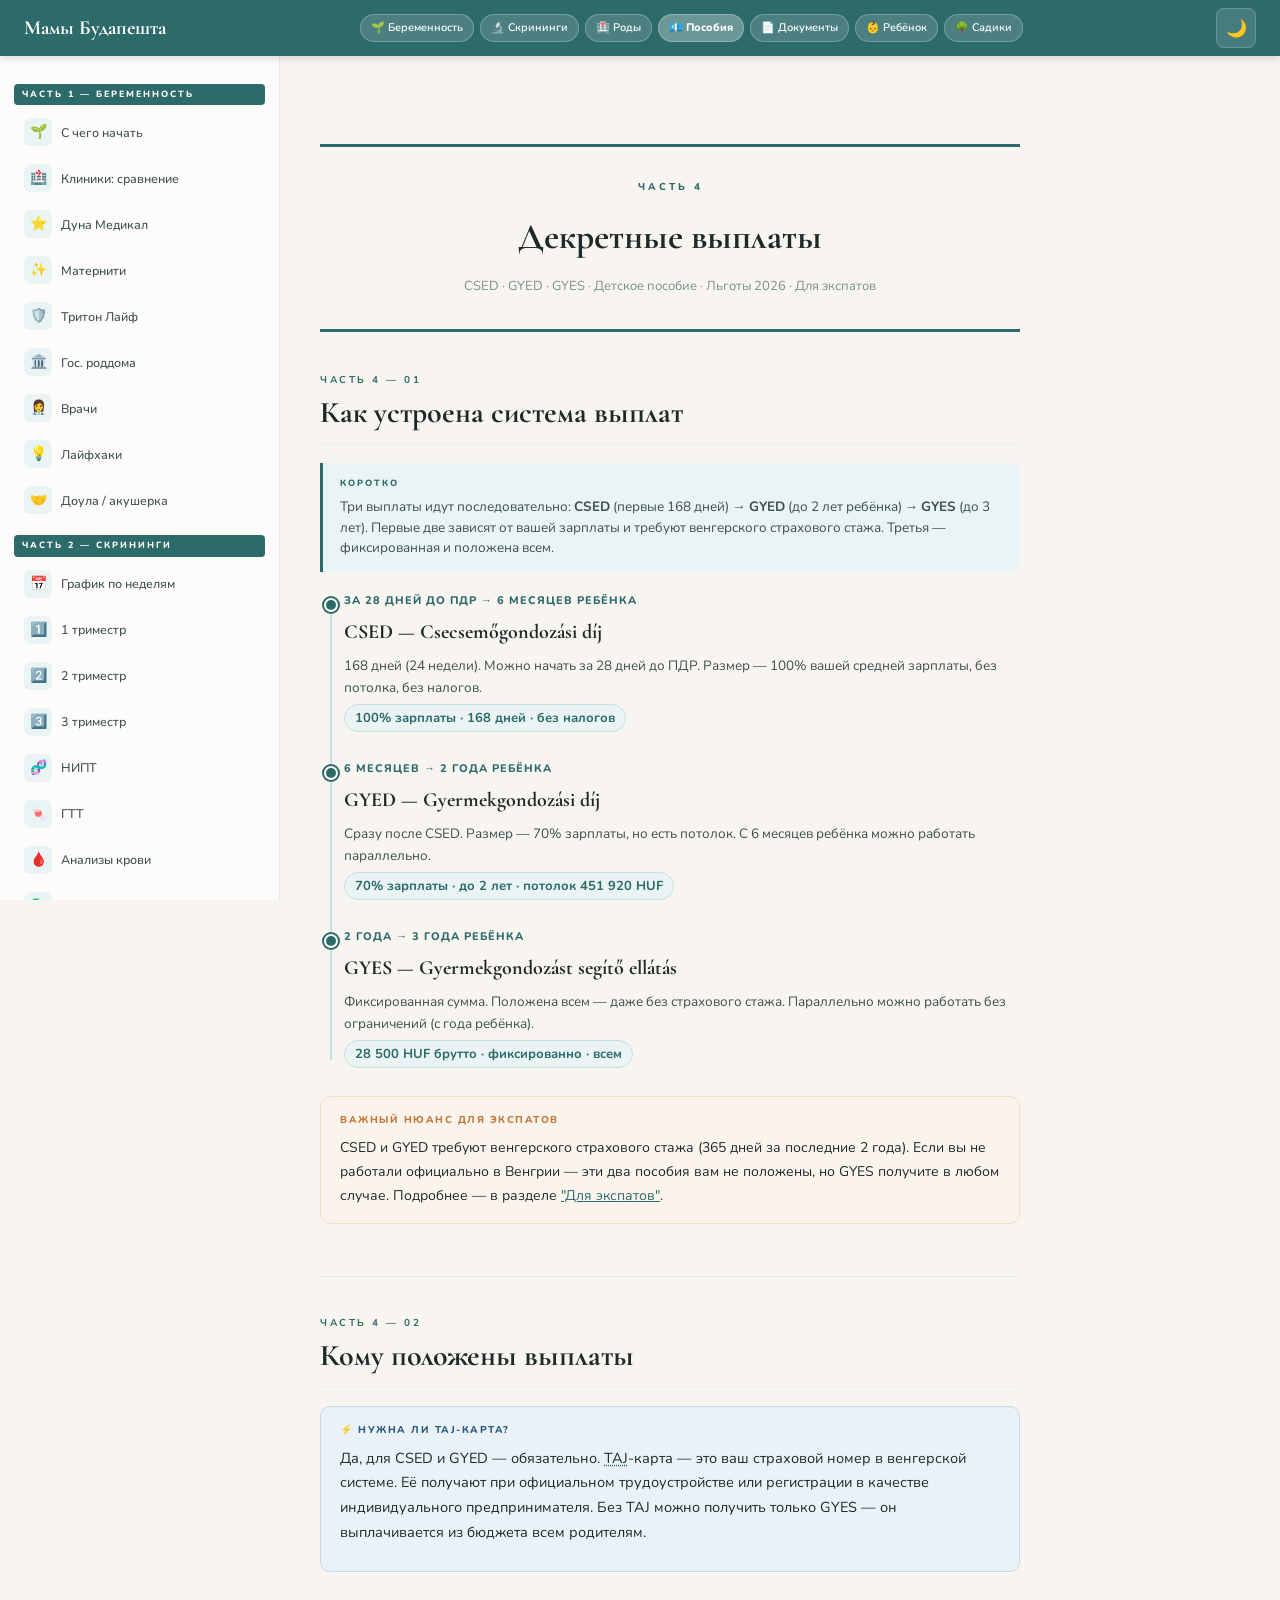
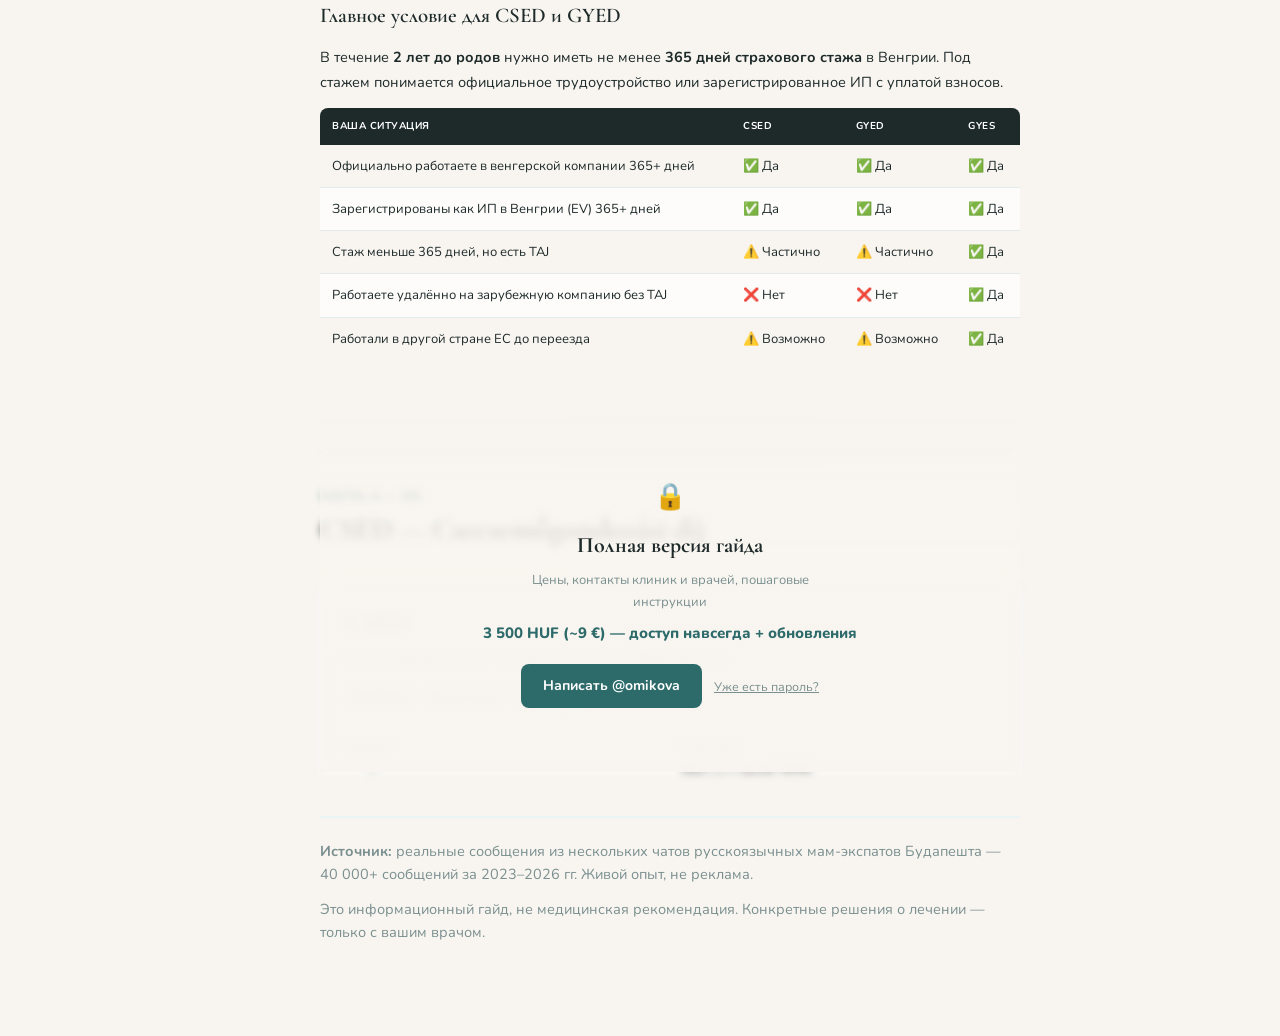
<file: website/benefits.html>
<!DOCTYPE html>
<html lang="ru">
<head>
<meta charset="UTF-8">
<meta name="viewport" content="width=device-width, initial-scale=1.0">
<meta name="color-scheme" content="light">
<title>Пособия и декрет в Венгрии для иностранцев</title>
<meta name="description" content="CSED, GYED, GYES в Венгрии для иностранцев: размеры выплат 2026, как оформить, льготы для экспатов. Опыт русскоязычных мам в Будапеште.">
<link rel="icon" href="data:image/svg+xml,<svg xmlns=%22http://www.w3.org/2000/svg%22><text y=%22.9em%22 font-size=%2290%22>🌱</text></svg>">
<link rel="canonical" href="https://budapest-mamas.netlify.app/benefits.html">
<meta property="og:type" content="website">
<meta property="og:locale" content="ru_RU">
<meta property="og:site_name" content="Мамы Будапешта">
<meta property="og:title" content="Пособия и декрет в Венгрии для иностранцев">
<meta property="og:description" content="CSED, GYED, GYES в Венгрии для иностранцев: размеры выплат 2026, как оформить, льготы для экспатов. Опыт русскоязычных мам в Будапеште.">
<meta property="og:url" content="https://budapest-mamas.netlify.app/benefits.html">
<link rel="preconnect" href="https://fonts.googleapis.com">
<link href="https://fonts.googleapis.com/css2?family=Cormorant+Garamond:ital,wght@0,400;0,600;0,700;1,400&family=Nunito:wght@300;400;500;600;700&display=swap" rel="stylesheet">
<link rel="stylesheet" href="style.css">
</head>
<body>

<script>
(function(){
  if(localStorage.getItem('bp_theme')==='dark'){document.documentElement.setAttribute('data-theme','dark');}
  if(localStorage.getItem('bp_access')==='1') return;
  document.addEventListener('DOMContentLoaded',function(){
    document.querySelectorAll('.premium-wrap').forEach(function(w){ w.classList.add('locked'); });
  });
})();
</script>

<div class="sidebar-overlay" id="overlay" onclick="closeSidebar()"></div>
<div class="layout">
<header class="topbar">
  <div class="topbar-left">
    <button class="menu-btn" onclick="toggleSidebar()">
      <svg width="20" height="20" fill="none" stroke="currentColor" stroke-width="2" viewBox="0 0 24 24">
        <line x1="3" y1="6" x2="21" y2="6"/><line x1="3" y1="12" x2="21" y2="12"/><line x1="3" y1="18" x2="21" y2="18"/>
      </svg>
    </button>
    <div>
      <div class="topbar-logo">Мамы Будапешта</div>
      <div class="topbar-sub">Беременность и роды</div>
    </div>
  </div>
  <div class="topbar-pills">
    <a class="topbar-pill" href="index.html">🌱 Беременность</a>
    <a class="topbar-pill" href="screenings.html">🔬 Скрининги</a>
    <a class="topbar-pill" href="birth.html">🏥 Роды</a>
    <a class="topbar-pill" href="benefits.html" style="background:rgba(255,255,255,0.3);font-weight:800">💶 Пособия</a>
    <a class="topbar-pill" href="documents.html">📄 Документы</a>
    <a class="topbar-pill" href="baby.html">👶 Ребёнок</a>
    <a class="topbar-pill" href="sadiki.html">🌳 Садики</a>
  </div>
  <button class="theme-toggle" onclick="toggleTheme()" id="themeBtn" title="Тёмная/светлая тема">🌙</button>
</header>

<nav class="sidebar" id="sidebar">

  <span class="part-label">Часть 1 — Беременность</span>
  <div class="sidebar-section">
    <a class="nav-item" href="index.html#start" onclick="closeSidebar()"><div class="nav-icon">🌱</div> С чего начать</a>
    <a class="nav-item" href="index.html#clinics" onclick="closeSidebar()"><div class="nav-icon">🏥</div> Клиники: сравнение</a>
    <a class="nav-item" href="index.html#duna" onclick="closeSidebar()"><div class="nav-icon">⭐</div> Дуна Медикал</a>
    <a class="nav-item" href="index.html#maternity" onclick="closeSidebar()"><div class="nav-icon">✨</div> Матернити</a>
    <a class="nav-item" href="index.html#triton" onclick="closeSidebar()"><div class="nav-icon">🛡️</div> Тритон Лайф</a>
    <a class="nav-item" href="index.html#state" onclick="closeSidebar()"><div class="nav-icon">🏛️</div> Гос. роддома</a>
    <a class="nav-item" href="index.html#doctors" onclick="closeSidebar()"><div class="nav-icon">👩‍⚕️</div> Врачи</a>
    <a class="nav-item" href="index.html#tips" onclick="closeSidebar()"><div class="nav-icon">💡</div> Лайфхаки</a>
    <a class="nav-item" href="index.html#doula" onclick="closeSidebar()"><div class="nav-icon">🤝</div> Доула / акушерка</a>
  </div>

  <span class="part-label">Часть 2 — Скрининги</span>
  <div class="sidebar-section">
    <a class="nav-item" href="screenings.html#timeline" onclick="closeSidebar()"><div class="nav-icon">📅</div> График по неделям</a>
    <a class="nav-item" href="screenings.html#s1" onclick="closeSidebar()"><div class="nav-icon">1️⃣</div> 1 триместр</a>
    <a class="nav-item" href="screenings.html#s2" onclick="closeSidebar()"><div class="nav-icon">2️⃣</div> 2 триместр</a>
    <a class="nav-item" href="screenings.html#s3" onclick="closeSidebar()"><div class="nav-icon">3️⃣</div> 3 триместр</a>
    <a class="nav-item" href="screenings.html#nipt" onclick="closeSidebar()"><div class="nav-icon">🧬</div> НИПТ</a>
    <a class="nav-item" href="screenings.html#gtt" onclick="closeSidebar()"><div class="nav-icon">🍬</div> ГТТ</a>
    <a class="nav-item" href="screenings.html#blood" onclick="closeSidebar()"><div class="nav-icon">🩸</div> Анализы крови</a>
    <a class="nav-item" href="screenings.html#strep" onclick="closeSidebar()"><div class="nav-icon">🦠</div> Мазок на стрептококк</a>
    <a class="nav-item" href="screenings.html#clinics" onclick="closeSidebar()"><div class="nav-icon">🏥</div> Где делать</a>
  </div>

  <span class="part-label">Часть 3 — Роды</span>
  <div class="sidebar-section">
    <a class="nav-item" href="birth.html#intro" onclick="closeSidebar()"><div class="nav-icon">🗺️</div> Выбор роддома</a>
    <a class="nav-item" href="birth.html#contract" onclick="closeSidebar()"><div class="nav-icon">📝</div> Контракт</a>
    <a class="nav-item" href="birth.html#prices" onclick="closeSidebar()"><div class="nav-icon">💰</div> Цены 2026</a>
    <a class="nav-item" href="birth.html#when" onclick="closeSidebar()"><div class="nav-icon">🚗</div> Когда ехать</a>
    <a class="nav-item" href="birth.html#labor" onclick="closeSidebar()"><div class="nav-icon">🌊</div> В родзале</a>
    <a class="nav-item" href="birth.html#epidural" onclick="closeSidebar()"><div class="nav-icon">💉</div> Эпидуралка</a>
    <a class="nav-item" href="birth.html#cs" onclick="closeSidebar()"><div class="nav-icon">⚕️</div> Кесарево</a>
    <a class="nav-item" href="birth.html#postnatal" onclick="closeSidebar()"><div class="nav-icon">🌸</div> Послеродовой</a>
    <a class="nav-item" href="birth.html#pack" onclick="closeSidebar()"><div class="nav-icon">🎒</div> Что взять</a>
    <a class="nav-item" href="birth.html#recover" onclick="closeSidebar()"><div class="nav-icon">💪</div> Восстановление</a>
  </div>

  <span class="part-label">Часть 4 — Пособия</span>
  <div class="sidebar-section">
    <a class="nav-item" href="#overview" onclick="closeSidebar()"><div class="nav-icon">🗺️</div> Схема выплат</a>
    <a class="nav-item" href="#who" onclick="closeSidebar()"><div class="nav-icon">✅</div> Кому положено</a>
    <a class="nav-item" href="#csed" onclick="closeSidebar()"><div class="nav-icon">👶</div> CSED</a>
    <a class="nav-item" href="#gyed" onclick="closeSidebar()"><div class="nav-icon">🌱</div> GYED</a>
    <a class="nav-item" href="#gyes" onclick="closeSidebar()"><div class="nav-icon">🏠</div> GYES</a>
    <a class="nav-item" href="#potlek" onclick="closeSidebar()"><div class="nav-icon">💶</div> Детское пособие</a>
    <a class="nav-item" href="#extras" onclick="closeSidebar()"><div class="nav-icon">⭐</div> Льготы 2026</a>
    <a class="nav-item" href="#expat" onclick="closeSidebar()"><div class="nav-icon">🌍</div> Для экспатов</a>
    <a class="nav-item" href="#howto" onclick="closeSidebar()"><div class="nav-icon">📋</div> Как оформить</a>
    <a class="nav-item" href="#work" onclick="closeSidebar()"><div class="nav-icon">💼</div> Работа и ИП в декрете</a>
  </div>

  <span class="part-label">Часть 5 — Документы</span>
  <div class="sidebar-section">
    <a class="nav-item" href="documents.html#docs-overview" onclick="closeSidebar()"><div class="nav-icon">📋</div> Порядок оформления</a>
    <a class="nav-item" href="documents.html#docs-tips" onclick="closeSidebar()"><div class="nav-icon">⚡</div> Лайфхаки</a>
  </div>

  <span class="part-label">Часть 6 — Ребёнок</span>
  <div class="sidebar-section">
    <a class="nav-item" href="baby.html#pediatr" onclick="closeSidebar()"><div class="nav-icon">👶</div> Педиатр: как найти</a>
    <a class="nav-item" href="baby.html#first-visit" onclick="closeSidebar()"><div class="nav-icon">📋</div> Первый визит</a>
    <a class="nav-item" href="baby.html#vedono" onclick="closeSidebar()"><div class="nav-icon">🏠</div> Védőnő</a>
    <a class="nav-item" href="baby.html#taj-child" onclick="closeSidebar()"><div class="nav-icon">💳</div> TAJ-карта</a>
    <a class="nav-item" href="baby.html#vaccines" onclick="closeSidebar()"><div class="nav-icon">💉</div> Прививки</a>
    <a class="nav-item" href="baby.html#extra-vaccines" onclick="closeSidebar()"><div class="nav-icon">➕</div> Доп. прививки</a>
    <a class="nav-item" href="baby.html#specialists" onclick="closeSidebar()"><div class="nav-icon">🩺</div> Специалисты</a>
    <a class="nav-item" href="baby.html#uzis" onclick="closeSidebar()"><div class="nav-icon">🔬</div> УЗИ до года</a>
    <a class="nav-item" href="baby.html#emergency" onclick="closeSidebar()"><div class="nav-icon">🚨</div> Скорая</a>
    <a class="nav-item" href="baby.html#hospitals" onclick="closeSidebar()"><div class="nav-icon">🏥</div> Больницы</a>
    <a class="nav-item" href="baby.html#sick" onclick="closeSidebar()"><div class="nav-icon">🤒</div> Ребёнок заболел</a>
    <a class="nav-item" href="baby.html#pharmacy" onclick="closeSidebar()"><div class="nav-icon">💊</div> Аптечка</a>
    <a class="nav-item" href="baby.html#hospital-bag" onclick="closeSidebar()"><div class="nav-icon">🧳</div> Что взять в больницу</a>
  </div>

  <span class="part-label">Часть 7 — Садики</span>
  <div class="sidebar-section">
    <a class="nav-item" href="sadiki.html#intro" onclick="closeSidebar()"><div class="nav-icon">🏫</div> Ясли vs сад</a>
    <a class="nav-item" href="sadiki.html#state-vs-private" onclick="closeSidebar()"><div class="nav-icon">🏛️</div> Гос. vs частный</a>
    <a class="nav-item" href="sadiki.html#private-gardens" onclick="closeSidebar()"><div class="nav-icon">🌱</div> Частные сады</a>
    <a class="nav-item" href="sadiki.html#enrollment" onclick="closeSidebar()"><div class="nav-icon">📋</div> Запись в гос. сад</a>
    <a class="nav-item" href="sadiki.html#adaptation" onclick="closeSidebar()"><div class="nav-icon">💚</div> Адаптация</a>
    <a class="nav-item" href="sadiki.html#schools" onclick="closeSidebar()"><div class="nav-icon">🎓</div> Школы</a>
    <a class="nav-item" href="sadiki.html#nannies" onclick="closeSidebar()"><div class="nav-icon">🤱</div> Няни</a>
  </div>
</nav>

<main class="main">
<!-- ЧАСТЬ 4: ПОСОБИЯ -->
  <div id="part4-divider" style="scroll-margin-top:72px; margin: 56px 0 40px;">
    <div style="text-align:center; padding: 32px 0; border-top: 3px solid var(--teal); border-bottom: 3px solid var(--teal);">
      <div style="font-size:10px; font-weight:800; letter-spacing:3px; text-transform:uppercase; color:var(--teal); margin-bottom:10px;">ЧАСТЬ 4</div>
      <h1 style="font-family:'Cormorant Garamond', serif; font-size:36px; font-weight:700; color:var(--ink); margin:0;">Декретные выплаты</h1>
      <div style="font-size:13px; color:var(--muted); margin-top:8px;">CSED · GYED · GYES · Детское пособие · Льготы 2026 · Для экспатов</div>
    </div>
  </div>

<section id="overview">
  <div class="section-eyebrow">ЧАСТЬ 4 — 01</div>
  <h2>Как устроена система выплат</h2>

  <div class="tldr">
    <div class="tldr-label">Коротко</div>
    <p>Три выплаты идут последовательно: <strong>CSED</strong> (первые 168 дней) → <strong>GYED</strong> (до 2 лет ребёнка) → <strong>GYES</strong> (до 3 лет). Первые две зависят от вашей зарплаты и требуют венгерского страхового стажа. Третья — фиксированная и положена всем.</p>
  </div>

  <div class="timeline">
    <div class="tl-item">
      <div class="tl-dot"></div>
      <div class="tl-period">За 28 дней до ПДР → 6 месяцев ребёнка</div>
      <div class="tl-title">CSED — Csecsemőgondozási díj</div>
      <div class="tl-body">168 дней (24 недели). Можно начать за 28 дней до ПДР. Размер — 100% вашей средней зарплаты, без потолка, без налогов.</div>
      <div class="tl-amount">100% зарплаты · 168 дней · без налогов</div>
    </div>
    <div class="tl-item">
      <div class="tl-dot"></div>
      <div class="tl-period">6 месяцев → 2 года ребёнка</div>
      <div class="tl-title">GYED — Gyermekgondozási díj</div>
      <div class="tl-body">Сразу после CSED. Размер — 70% зарплаты, но есть потолок. С 6 месяцев ребёнка можно работать параллельно.</div>
      <div class="tl-amount">70% зарплаты · до 2 лет · потолок 451 920 HUF</div>
    </div>
    <div class="tl-item">
      <div class="tl-dot"></div>
      <div class="tl-period">2 года → 3 года ребёнка</div>
      <div class="tl-title">GYES — Gyermekgondozást segítő ellátás</div>
      <div class="tl-body">Фиксированная сумма. Положена всем — даже без страхового стажа. Параллельно можно работать без ограничений (с года ребёнка).</div>
      <div class="tl-amount">28 500 HUF брутто · фиксированно · всем</div>
    </div>
  </div>

  <div class="infobox note">
    <div class="infobox-title">Важный нюанс для экспатов</div>
    CSED и GYED требуют венгерского страхового стажа (365 дней за последние 2 года). Если вы не работали официально в Венгрии — эти два пособия вам не положены, но GYES получите в любом случае. Подробнее — в разделе <a href="#expat" style="color:var(--teal)">"Для экспатов"</a>.
  </div>
</section>

<hr>

<!-- S2: WHO -->
<section id="who">
  <div class="section-eyebrow">ЧАСТЬ 4 — 02</div>
  <h2>Кому положены выплаты</h2>

  <div id="q-taj" style="scroll-margin-top:72px">
  <div class="infobox tip">
    <div class="infobox-title">⚡ Нужна ли TAJ-карта?</div>
    <p>Да, для CSED и GYED — обязательно. <abbr title="Taj-szám — номер социального страхования в Венгрии">TAJ</abbr>-карта — это ваш страховой номер в венгерской системе. Её получают при официальном трудоустройстве или регистрации в качестве индивидуального предпринимателя. Без TAJ можно получить только GYES — он выплачивается из бюджета всем родителям.</p>
  </div>
  </div>

  <h3>Главное условие для CSED и GYED</h3>
  <p>В течение <strong>2 лет до родов</strong> нужно иметь не менее <strong>365 дней страхового стажа</strong> в Венгрии. Под стажем понимается официальное трудоустройство или зарегистрированное ИП с уплатой взносов.</p>

  <table class="cmp">
    <thead>
      <tr>
        <th>Ваша ситуация</th>
        <th>CSED</th>
        <th>GYED</th>
        <th>GYES</th>
      </tr>
    </thead>
    <tbody>
      <tr>
        <td>Официально работаете в венгерской компании 365+ дней</td>
        <td>✅ Да</td><td>✅ Да</td><td>✅ Да</td>
      </tr>
      <tr>
        <td>Зарегистрированы как ИП в Венгрии (EV) 365+ дней</td>
        <td>✅ Да</td><td>✅ Да</td><td>✅ Да</td>
      </tr>
      <tr>
        <td>Стаж меньше 365 дней, но есть TAJ</td>
        <td>⚠️ Частично</td><td>⚠️ Частично</td><td>✅ Да</td>
      </tr>
      <tr>
        <td>Работаете удалённо на зарубежную компанию без TAJ</td>
        <td>❌ Нет</td><td>❌ Нет</td><td>✅ Да</td>
      </tr>
      <tr>
        <td>Работали в другой стране ЕС до переезда</td>
        <td>⚠️ Возможно</td><td>⚠️ Возможно</td><td>✅ Да</td>
      </tr>
    </tbody>
  </table>
</section>

<div class="premium-wrap"><div class="premium-content">
<hr>

<!-- S3: CSED -->
<section id="csed">
  <div class="section-eyebrow">ЧАСТЬ 4 — 03</div>
  <h2>CSED — Csecsemőgondozási díj</h2>

  <div class="benefit-card">
    <div class="benefit-head">
      <div>
        <div class="benefit-name">CSED</div>
        <div class="benefit-full">Csecsemőgondozási díj — пособие по уходу за новорождённым</div>
      </div>
      <div style="display:flex;gap:6px;flex-wrap:wrap">
        <span class="benefit-tag tag-teal">168 дней</span>
        <span class="benefit-tag tag-green">Без налогов</span>
        <span class="benefit-tag tag-green">Без потолка</span>
      </div>
    </div>
    <div class="benefit-body">
      <div class="benefit-kv">
        <div class="kv">
          <span class="kv-label">Размер</span>
          <span class="kv-val big">100% зарплаты</span>
        </div>
        <div class="kv">
          <span class="kv-label">Потолок</span>
          <span class="kv-val">Нет — с июля 2025</span>
        </div>
        <div class="kv">
          <span class="kv-label">Налоги</span>
          <span class="kv-val">Нет НДФЛ, нет пенсионного взноса</span>
        </div>
        <div class="kv">
          <span class="kv-label">Начало</span>
          <span class="kv-val">За 28 дней до ПДР или с даты рождения</span>
        </div>
        <div class="kv">
          <span class="kv-label">Как считается</span>
          <span class="kv-val">Средний доход за 180 дней до CSED</span>
        </div>
        <div class="kv">
          <span class="kv-label">Работать во время CSED</span>
          <span class="kv-val">Нельзя (CSED отменяется)</span>
        </div>
      </div>

      <div class="infobox warn">
        <div class="infobox-title">CSED — только для матери</div>
        <p>CSED оформляется исключительно на мать — это пособие привязано к декретному отпуску матери (szülési szabadság). Передать CSED отцу нельзя.</p>
        <p style="margin-top:6px">Исключения только в крайних случаях: если мать умерла, лишена родительских прав или по медицинским показаниям не может находиться с ребёнком (нужна справка от врача). В этих случаях отец может получить остаток CSED — но это не выбор, а вынужденная ситуация.</p>
      </div>

      <div class="infobox success">
        <div class="infobox-title">Главный плюс 2025–2026</div>
        С 1 июля 2025 года CSED полностью освобождён от подоходного налога и пенсионных взносов. Получаете на руки ровно столько, сколько зарабатывали до декрета — без всяких вычетов. Это изменение убрало и верхний предел суммы.
      </div>

      <div class="infobox note">
        <div class="infobox-title">CSED Extra — если хочется вернуться раньше</div>
        С 90-го дня после рождения ребёнка можно выйти на работу. В этом случае CSED не прекращается, но выплачивается в размере 70% (вместо 100%). Работа при этом разрешена.
      </div>
    </div>
  </div>
</section>

<hr>

<!-- S4: GYED -->
<section id="gyed">
  <div class="section-eyebrow">ЧАСТЬ 4 — 04</div>
  <h2>GYED — Gyermekgondozási díj</h2>

  <div class="benefit-card">
    <div class="benefit-head">
      <div>
        <div class="benefit-name">GYED</div>
        <div class="benefit-full">Gyermekgondozási díj — пособие по уходу за ребёнком до 2 лет</div>
      </div>
      <div style="display:flex;gap:6px;flex-wrap:wrap">
        <span class="benefit-tag tag-teal">До 2 лет</span>
        <span class="benefit-tag tag-amber">Потолок есть</span>
        <span class="benefit-tag tag-green">Без НДФЛ</span>
      </div>
    </div>
    <div class="benefit-body">
      <div class="benefit-kv">
        <div class="kv">
          <span class="kv-label">Размер</span>
          <span class="kv-val big">70% зарплаты</span>
        </div>
        <div class="kv">
          <span class="kv-label">Максимум 2026</span>
          <span class="kv-val">451 920 HUF брутто/мес</span>
        </div>
        <div class="kv">
          <span class="kv-label">Налоги</span>
          <span class="kv-val">Без НДФЛ, но −10% пенсионный взнос</span>
        </div>
        <div class="kv">
          <span class="kv-label">Период</span>
          <span class="kv-val">После CSED → до 2 лет ребёнка</span>
        </div>
        <div class="kv">
          <span class="kv-label">Работать</span>
          <span class="kv-val">С 6 месяцев ребёнка — да, без ограничений</span>
        </div>
        <div class="kv">
          <span class="kv-label">Кто может получать</span>
          <span class="kv-val">Мать или отец (переключаемо)</span>
        </div>
      </div>

      <div id="q-amount" style="scroll-margin-top:72px">
      <div class="infobox tip">
        <div class="infobox-title">⚡ Сколько реально платят — примеры</div>
        <table class="cmp" style="margin:8px 0 0">
          <thead><tr><th>Зарплата до декрета</th><th>CSED (100%)</th><th>GYED (70%)</th></tr></thead>
          <tbody>
            <tr><td>500 000 HUF/мес</td><td>~500 000 нетто</td><td>~315 000 нетто</td></tr>
            <tr><td>800 000 HUF/мес</td><td>~800 000 нетто</td><td>~407 000 нетто</td></tr>
            <tr><td>1 200 000 HUF/мес</td><td>~1 200 000 нетто</td><td>~407 000 нетто (потолок)</td></tr>
          </tbody>
        </table>
        <p style="font-size:12px;color:var(--muted);margin-top:6px;margin-bottom:0">Потолок GYED в 2026 — 451 920 HUF брутто / ~407 000 нетто. Суммы примерные, зависят от вашего конкретного среднего дохода.</p>
      </div>
      </div>

      <div id="q-work" style="scroll-margin-top:72px">
      <div class="infobox success">
        <div class="infobox-title">⚡ Можно ли работать и получать GYED?</div>
        <p>Да — с момента, когда ребёнку исполнится 6 месяцев. Можно работать на полную ставку и параллельно получать GYED в полном размере. Это называют GYED Extra и это одна из самых выгодных особенностей венгерской системы.</p>
        <p style="margin:6px 0 0">Если работает папа, а мама дома — GYED можно оформить на папу по его зарплате, и это бывает выгодно если зарплаты выровнены.</p>
      </div>
      </div>

      <h3>GYED от папы — как это работает</h3>
      <p>GYED может получать любой из родителей — тот, кто остаётся с ребёнком. Переключить можно только один раз за период. Если папа берёт GYED — он рассчитывается от его зарплаты. При этом у мамы не прерывается стаж.</p>

      <h3>Дипломный GYED — если нет стажа, но есть диплом</h3>
      <p>Если у вас нет 365 дней венгерского стажа, но вы учились на дневном отделении вуза и можете подтвердить два активных семестра — положен дипломный GYED. Его размер в 2026 году: 70% от минимальной зарплаты (322 800 HUF) — около <span class="price-tag">226 000 HUF/мес</span> для бакалавриата, чуть больше для магистратуры.</p>
    </div>
  </div>
</section>

<hr>

<!-- S5: GYES -->
<section id="gyes">
  <div class="section-eyebrow">ЧАСТЬ 4 — 05</div>
  <h2>GYES — Gyermekgondozást segítő ellátás</h2>

  <div class="benefit-card">
    <div class="benefit-head">
      <div>
        <div class="benefit-name">GYES</div>
        <div class="benefit-full">Gyermekgondozást segítő ellátás — пособие по уходу за ребёнком до 3 лет</div>
      </div>
      <div style="display:flex;gap:6px;flex-wrap:wrap">
        <span class="benefit-tag tag-teal">До 3 лет</span>
        <span class="benefit-tag tag-blue">Всем без условий</span>
        <span class="benefit-tag tag-amber">Фиксированная сумма</span>
      </div>
    </div>
    <div class="benefit-body">
      <div class="benefit-kv">
        <div class="kv">
          <span class="kv-label">Размер 2026</span>
          <span class="kv-val big">28 500 HUF брутто</span>
        </div>
        <div class="kv">
          <span class="kv-label">На руки</span>
          <span class="kv-val">25 650 HUF (−10% пенс. взнос)</span>
        </div>
        <div class="kv">
          <span class="kv-label">Период</span>
          <span class="kv-val">После GYED → до 3 лет ребёнка</span>
        </div>
        <div class="kv">
          <span class="kv-label">Стаж нужен?</span>
          <span class="kv-val">Нет — положен всем по закону (alanyi jog)</span>
        </div>
        <div class="kv">
          <span class="kv-label">Работать</span>
          <span class="kv-val">С 1 года — свободно везде</span>
        </div>
        <div class="kv">
          <span class="kv-label">Twins / близнецы</span>
          <span class="kv-val">Сумма за каждого ребёнка</span>
        </div>
      </div>

      <div class="infobox warn">
        <div class="infobox-title">Честно про GYES</div>
        25 650 HUF в месяц — это около €65. Сумма не менялась с 2008 года. На жизнь в Будапеште не хватит, поэтому большинство мам либо выходят на работу, либо к этому времени уже работают параллельно. GYES воспринимается как символическая страховка, а не реальный доход.
      </div>

      <div class="infobox success">
        <div class="infobox-title">GYES без стажа — главная опция для экспатов</div>
        Если у вас нет венгерского страхового стажа — GYES всё равно оформляется. Он подаётся напрямую в MÁK (Magyar Államkincstár — венгерское казначейство), не через работодателя.
      </div>
      <p style="font-size:13px;color:var(--muted);margin-top:12px">Официальный источник: <a href="https://www.allamkincstar.gov.hu/csaladok-tamogatasa/Csalad_gyermek/gyermekgondozast-segito-ellatas" target="_blank" style="color:var(--teal)">allamkincstar.gov.hu — GYES</a></p>
    </div>
  </div>
</section>

<hr>

<!-- S6: EXTRAS -->
<section id="extras">
  <div class="section-eyebrow">ЧАСТЬ 4 — 06</div>
  <h2>Дополнительные льготы 2026</h2>

  <h3>Освобождение от подоходного налога для мам</h3>
  <p>С 2026 года в Венгрии расширена программа налоговых льгот для матерей. Ваш трудовой доход и выплаты CSED/GYED могут быть полностью освобождены от 15% НДФЛ, если вы соответствуете одному из условий:</p>
  <ul class="list">
    <li><strong>До 30 лет</strong> — полное освобождение от НДФЛ с 2022 года</li>
    <li><strong>2 детей, до 40 лет</strong> — полное освобождение с 1 января 2026</li>
    <li><strong>3 детей</strong> — полное освобождение с октября 2025</li>
    <li><strong>4+ детей (NÉTAK)</strong> — полное освобождение без ограничений по возрасту</li>
  </ul>

  <div class="infobox tip">
    <div class="infobox-title">Семейный налоговый вычет — Családi adókedvezmény</div>
    <p>Это не пособие, а уменьшение суммы подоходного налога. То есть вы платите меньше налогов — разница остаётся у вас. В 2026 году вычет удвоился:</p>
    <ul class="list" style="margin:8px 0 0">
      <li>1 ребёнок — 20 000 HUF/мес экономии на налоге</li>
      <li>2 детей — 40 000 HUF/мес на каждого</li>
      <li>3+ детей — 66 000 HUF/мес на каждого</li>
    </ul>
    <p style="margin-top:6px">Вычет можно применять уже с 91-го дня беременности. Пока вы на GYED — вычет оформляется через работодателя при подаче декларации.</p>
    <p style="margin-top:6px"><strong>Онлайн через NAV:</strong> зайдите на <a href="https://onya.nav.gov.hu/" target="_blank" style="color:var(--blue)">onya.nav.gov.hu</a> → «Új nyomtatvány» → поиск «Adóelőleg-nyilatkozat» → заполните и отправьте. NAV автоматически передаёт заявление работодателю в течение 1–3 дней. Подать можно в любой момент — если подаёте не в начале года, разницу вернут через SZJA-декларацию весной следующего года. Подробнее: <a href="https://nav.gov.hu/ado/szja/szja-kedvezmenyek/csaladi-kedvezmeny" target="_blank" style="color:var(--blue)">nav.gov.hu</a></p>
  </div>

  <h3>Nagyszülői GYED — GYED для бабушки и дедушки</h3>
  <p>Если оба родителя хотят вернуться на работу, GYED можно передать бабушке или дедушке (при условии, что они ещё не на пенсии). Бабушка получает GYED по своей зарплате и при этом не работает. Редкая, но существующая опция.</p>

  <h3>Льготный проездной BKK — для получателей GYED/GYES</h3>
  <p>Получатели GYES или GYED могут оформить специальное удостоверение в офисах BKK и покупать месячный проездной по льготной цене — <span class="price-tag">3 450 HUF</span> вместо стандартного тарифа. Нужно обратиться в любой центр обслуживания клиентов BKK с документами о получении пособия.</p>

  <h3>Babakötvény — государственные облигации для ребёнка</h3>
  <p><strong>Babakötvény</strong> (baby bond) — венгерская государственная программа долгосрочных накоплений для детей. При рождении ребёнка государство открывает на его имя счёт и зачисляет туда стартовую сумму от государства; родители и родственники могут дополнительно пополнять счёт. Деньги вложены в государственные облигации с доходностью выше инфляции и становятся доступны ребёнку в 18 лет. Для оформления нужен TAJ ребёнка. Подробности и актуальные суммы взносов: <a href="https://www.allampapir.hu/babakotvenyszamla" target="_blank" style="color:var(--blue)">allampapir.hu</a>.</p>

  <h3>XIII район Будапешта — дополнительная помощь</h3>
  <p>По информации из чата — если у вас есть <strong>lakcímkártya с адресом в XIII районе</strong> (официальная регистрация, bejelentett lakcím), можно обратиться в районное управление социальной защиты за дополнительной разовой выплатой (~30 000 HUF) и субсидиями на необязательные прививки. Без lakcímkártya эта льгота недоступна. <em>Информация требует проверки — уточняйте актуальность напрямую в районном управлении.</em></p>
</section>

<hr>

<!-- S6.5: FAMÍLIA PÓTLÉK -->
<section id="potlek">
  <div class="section-eyebrow">ЧАСТЬ 4 — 07</div>
  <h2>Családi pótlék — детское пособие</h2>

  <div class="tldr">
    <div class="tldr-label">Коротко</div>
    <p><strong>Это — отдельная выплата</strong>, не путать с налоговым вычетом. Небольшая фиксированная сумма, которую государство платит каждый месяц за каждого ребёнка — прямо на счёт. Размер не менялся с 2008 года.</p>
  </div>

  <div class="infobox tip">
    <div class="infobox-title">В чём разница с Családi adókedvezmény?</div>
    <p><strong>Családi pótlék</strong> — это деньги, которые вы получаете на руки (прямая выплата). Размер фиксированный, независимо от зарплаты.</p>
    <p style="margin-top:6px"><strong>Családi adókedvezmény</strong> — это налоговый вычет: вы платите меньше подоходного налога. Чем выше зарплата — тем больше экономия. Если зарплаты нет — вычет не работает.</p>
  </div>

  <table class="cmp">
    <thead>
      <tr><th>Количество детей</th><th>Pótlék в месяц (на одного ребёнка)</th><th>Кому положен</th></tr>
    </thead>
    <tbody>
      <tr><td>1 ребёнок</td><td>12 200 HUF (~€31)</td><td>Всем</td></tr>
      <tr><td>2 детей</td><td>13 300 HUF на каждого</td><td>Всем</td></tr>
      <tr><td>3+ детей</td><td>16 000 HUF на каждого</td><td>Всем</td></tr>
      <tr><td>Один родитель (неполная семья)</td><td>13 700 HUF (1 реб.) / 14 800 HUF (2 дет.) / 17 000 HUF (3+)</td><td>Одиноким родителям</td></tr>
    </tbody>
  </table>

  <ul class="list">
    <li>Платится с рождения до 16 лет (или пока учится в школе, до 20 лет)</li>
    <li>Alanyi jog — <em>универсальное право</em> — положен всем без условий по страховому стажу</li>
    <li>Сумма не менялась с 2008 года и не покрывает реальных расходов на ребёнка</li>
    <li>Оформляется в <a href="https://www.allamkincstar.gov.hu" target="_blank" style="color:var(--teal)">Magyar Államkincstár (MÁK)</a></li>
  </ul>

  <div class="infobox note">
    <div class="infobox-title">Важно для экспатов: pótlék положен, если вы живёте в Венгрии</div>
    Даже без венгерского трудового стажа, даже без TAJ-карты — Családi pótlék положен всем, кто официально проживает в Венгрии и воспитывает ребёнка. Для иностранцев нужен ВНЖ или другое законное основание проживания.
  </div>

  <div class="infobox note">
    <div class="infobox-title">Срок подачи задним числом — только 2 месяца</div>
    Для Családi pótlék задним числом можно оформить максимум за <strong>2 месяца</strong> до подачи заявления. Это отличается от CSED/GYED, где допускается 6 месяцев. Не затягивайте с подачей после рождения ребёнка.
  </div>

  <div class="infobox warn">
    <div class="infobox-title">Истёк ВНЖ — выплаты приостановят</div>
    <p>Если срок действия ВНЖ закончился, выплаты Családi pótlék могут временно приостановить до предоставления нового документа. При получении нового ВНЖ обновите данные онлайн:</p>
    <p style="margin-top:6px">Зайдите на <strong>magyarorszag.hu</strong>, найдите форму <strong>CST_VALTOZAS_01</strong> → загрузите новый ВНЖ и адресную карту.</p>
  </div>

  <p style="font-size:13px;color:var(--muted);margin-top:12px">Официальный источник: <a href="https://www.allamkincstar.gov.hu/csaladok-tamogatasa/Csalad_gyermek/csaladi-potlek" target="_blank" style="color:var(--teal)">allamkincstar.gov.hu — Családi pótlék</a></p>
</section>

<hr>

<!-- S7: EXPAT -->
<section id="expat">
  <div class="section-eyebrow">ЧАСТЬ 4 — 08</div>
  <h2>Для экспатов: разбор по ситуациям</h2>

  <div class="tldr">
    <div class="tldr-label">Коротко</div>
    <p>Ключевой вопрос — была ли у вас официальная работа в Венгрии (или в стране ЕС) не менее 365 дней за последние 2 года. Без этого — только GYES. Со стажем — полный пакет.</p>
  </div>

  <div id="q-remote" style="scroll-margin-top:72px">
  <div class="infobox warn">
    <div class="infobox-title">⚡ Я работаю удалённо на зарубежную компанию</div>
    <p>Если у вас нет венгерского трудового договора и вы не платите взносы в венгерскую страховую систему — CSED и GYED не положены. Это относится к большинству удалёнщиков, работающих на российские, американские и другие иностранные компании.</p>
    <p style="margin-top:8px"><strong>Что можно сделать:</strong> зарегистрировать венгерское ИП (EV — egyéni vállalkozó), платить взносы и накапливать стаж. Но для 365 дней нужно минимум год. Если беременность уже наступила и стажа нет — CSED/GYED в этот раз не получить.</p>
    <p style="margin-top:8px"><strong>GYES</strong> всё равно положен — подаёте заявление в <abbr title="Magyar Államkincstár — Венгерское государственное казначейство">MÁK</abbr> (<a href="https://www.allamkincstar.gov.hu/csaladok-tamogatasa/" target="_blank" style="color:var(--teal)">allamkincstar.gov.hu</a>).</p>
  </div>
  </div>

  <h3>Если работали в другой стране ЕС</h3>
  <p>Хорошая новость: страховые периоды из других стран Евросоюза суммируются с венгерским стажем. Если вы работали официально во Франции, Германии, Чехии или другой стране ЕС — эти периоды можно зачесть. Для этого нужен документ <strong>E104/PD U1</strong> от страховщика предыдущей страны.</p>

  <div class="infobox tip">
    <div class="infobox-title">Как проверить свой стаж</div>
    Войдите в личный кабинет через <strong><a href="https://ugyfelkapu.gov.hu" target="_blank" style="color:var(--blue)">Ügyfélkapu</a></strong> — это венгерский аналог Госуслуг. Там отображается ваша страховая история и текущий статус. Если есть сомнения — обратитесь в отделение <a href="https://neak.gov.hu" target="_blank" style="color:var(--blue)"><abbr title="Nemzeti Egészségbiztosítási Alapkezelő — Национальное управление медицинского страхования">NEAK</abbr></a> лично.
  </div>

  <h3>Стаж есть, но меньше 365 дней</h3>
  <p>При стаже от 120 до 364 дней размер CSED/GYED рассчитывается из фактически отработанного периода. В некоторых случаях можно запросить расчёт на основе минимальной зарплаты. При стаже меньше 120 дней — только GYES.</p>

  <h3>Если вы ИП в Венгрии (EV)</h3>
  <p>Индивидуальные предприниматели платят страховые взносы ежемесячно, и этот период засчитывается в стаж. Важно: взносы должны быть уплачены — неуплаченные месяцы не засчитываются.</p>

  <div class="infobox warn">
    <div class="infobox-title">Важно про расчёт выплат для ИП</div>
    <p>CSED и GYED рассчитываются от дохода, с которого вы платили TB-взносы — то есть от реально задекларированного облагаемого дохода. Если вы были на KATA (упрощённое налогообложение) или декларировали минимальный доход — выплаты будут рассчитаны от минимальной зарплаты (322 800 HUF в 2026).</p>
    <p style="margin-top:6px">Если планируете беременность — заранее (минимум за год) проконсультируйтесь с бухгалтером о переходе на átalányadózás и правильном формировании облагаемой базы. Исправить задним числом нельзя.</p>
  </div>

  <div class="infobox warn">
    <div class="infobox-title">Подводный камень: договор 1962 года</div>
    <p>Некоторые сотрудники госорганов или бухгалтеры ошибочно отказывают гражданам России или Украины, ссылаясь на советско-венгерский договор 1962 года: якобы пособия должна платить страна гражданства, а не Венгрия. <strong>Это незаконно.</strong> Все, кто работает и платит взносы в Венгрии, имеют право на выплаты независимо от гражданства.</p>
    <p style="margin-top:6px">Если получили устный отказ по этому основанию — требуйте письменное решение (határozat). Только письменный отказ можно обжаловать через Ügyfélkapu или с помощью юриста.</p>
  </div>
</section>

<hr>

<!-- S8: HOW TO -->
<section id="howto">
  <div class="section-eyebrow">ЧАСТЬ 4 — 09</div>
  <h2>Как оформить: пошагово</h2>

  <h3>CSED и GYED — через работодателя</h3>
  <ol class="steps">
    <li>
      <div class="step-num">1</div>
      <div class="step-body">
        <strong>Сообщите работодателю о беременности</strong>
        <p>Не позднее чем за несколько недель до предполагаемого начала CSED. Работодатель является «кассой выплат» (kifizetőhely) — он принимает заявление и перечисляет деньги.</p>
      </div>
    </li>
    <li>
      <div class="step-num">2</div>
      <div class="step-body">
        <strong>Заполните форму «Nyilatkozat CSED megállapításához»</strong>
        <p>Это заявление на CSED. Работодатель даст форму или её можно скачать на сайте <a href="https://www.allamkincstar.gov.hu/csaladok-tamogatasa/gyermekvallalas-tamogatasa/csecsemogondozasi-dij-csed-" target="_blank" style="color:var(--blue)">allamkincstar.gov.hu</a>. Одновременно с CSED стоит подать и заявление на GYED — тогда переход будет автоматическим без разрыва.</p>
      </div>
    </li>
    <li>
      <div class="step-num">3</div>
      <div class="step-body">
        <strong>Получите подтверждение и первый платёж</strong>
        <p>Работодатель направляет документы в <abbr title="Magyar Államkincstár — Венгерское государственное казначейство">MÁK</abbr>, вам приходит решение (határozat) с указанием суммы. Первый платёж обычно через 2–4 недели.</p>
      </div>
    </li>
    <li>
      <div class="step-num">4</div>
      <div class="step-body">
        <strong>Следите за датой окончания CSED</strong>
        <p>На 168-й день CSED заканчивается, GYED начинается автоматически (если подавали вместе). Если нет — отдельное заявление на GYED подаётся к этой дате.</p>
      </div>
    </li>
  </ol>

  <h3>ИП (EV) — через правительственный офис</h3>
  <p>Индивидуальные предприниматели подают заявление не через работодателя, а напрямую в <strong>Kormányhivatal</strong> (правительственный офис) по месту жительства. Нужны: паспорт, TAJ-карта, документы о регистрации ИП, банковские данные. Можно подать онлайн через Ügyfélkapu.</p>

  <h3>GYES и Családi pótlék — через MÁK</h3>
  <p>Оба пособия оформляются в <a href="https://www.allamkincstar.gov.hu/csaladok-tamogatasa/" target="_blank" style="color:var(--teal)"><strong>Magyar Államkincstár (MÁK)</strong></a> — это Венгерское государственное казначейство, которое управляет всеми семейными выплатами. Сайт: allamkincstar.gov.hu. Можно подать через <a href="https://ugyfelkapu.gov.hu" target="_blank" style="color:var(--blue)">Ügyfélkapu</a> онлайн или лично в отделении. Нужны: свидетельство о рождении ребёнка, данные родителя, TAJ-карта (если есть). <strong>Без TAJ-карты тоже принимают</strong> — в этом случае выплата идёт через местное самоуправление.</p>

  <div class="infobox note">
    <div class="infobox-title">Возможна ли подача задним числом?</div>
    Да, но максимум за 6 месяцев назад. Если вы не знали о праве на выплату и пропустили — можно подать заявление ретроспективно за последние полгода. Дольше — уже нельзя. Поэтому не затягивайте.
  </div>

  <div class="infobox warn">
    <div class="infobox-title">Важно: сообщать об изменениях</div>
    Если что-то меняется в вашей ситуации (вышли на работу, сменили место жительства, второй ребёнок) — об этом нужно сообщить в 8–15 дней. Несообщённые изменения могут привести к тому, что уже выплаченные деньги потребуют вернуть.
  </div>

  <div class="infobox tip">
    <div class="infobox-title">ePapír — официальная переписка с госорганами</div>
    <p>Если нужно письменно обратиться в NAV, OIF (миграция), Kormányablak или другой госорган — используйте <a href="https://epapir.gov.hu" target="_blank" style="color:var(--blue)"><strong>epapir.gov.hu</strong></a>. Это аналог официального заказного письма: обращение регистрируется, ответ приходит в Ügyfélkapu Tárhely в течение ~30 дней. Устные отказы можно превратить в письменные именно через этот канал.</p>
    <p style="margin-top:6px">Нужен доступ к Ügyfélkapu+. Ответы из почтового ящика Tárhely лучше сразу сохранять в PDF — они могут исчезать через 30 дней.</p>
  </div>

  <div class="infobox warn">
    <div class="infobox-title">TAJ-карта ребёнка: HR часто ошибается</div>
    <p>HR-отделы нередко требуют TAJ-карту ребёнка для оформления GYED на родителя. По закону это не нужно — достаточно TAJ-карты работающего родителя. TAJ ребёнка нужна только для его собственного медицинского обслуживания.</p>
    <p style="margin-top:6px">Если HR настаивает — попросите сослаться на конкретную норму закона. Такой нормы нет.</p>
  </div>

  <div class="infobox tip">
    <div class="infobox-title">Налоговый номер ребёнка — сделайте сразу</div>
    После получения свидетельства о рождении оформите налоговый номер (adóazonosító jel) ребёнка в NAV. Без него нельзя оформить семейный налоговый вычет (Családi adókedvezmény). Делается бесплатно, занимает несколько дней.
  </div>
</section>


  <hr>

<!-- ===== РАБОТА И ИП В ДЕКРЕТЕ ===== -->
<section id="work">
  <div class="section-eyebrow">ЧАСТЬ 4 — 10</div>
  <h2>💼 Работа и ИП в декрете</h2>

  <h3>Когда можно работать и не терять пособие</h3>
  <table class="doc-table">
    <thead><tr><th>Программа</th><th>Когда можно работать</th><th>Что происходит с пособием</th></tr></thead>
    <tbody>
      <tr>
        <td><strong>GYED Extra</strong></td>
        <td>С 6 месяцев ребёнка — полная ставка</td>
        <td>GYED продолжается в полном объёме (70% зарплаты)</td>
      </tr>
      <tr>
        <td><strong>CSED Extra</strong></td>
        <td>С 3 месяцев ребёнка (с июля 2025)</td>
        <td>CSED не теряется</td>
      </tr>
    </tbody>
  </table>
  <p>За время декрета продолжает копиться ежегодный оплачиваемый отпуск — его часто просят «отгулять» сразу после выхода на работу.</p>

  <h3>Разрешение на работу для иностранцев</h3>
  <div class="infobox warn">
    <div class="infobox-title">ВНЖ по воссоединению семьи</div>
    <p>По умолчанию <strong>не даёт права на работу</strong>. Для легального трудоустройства — менять ВНЖ на комбинированный (рабочий) или получать отдельное разрешение (munkavállalási engedély). В чате описан успешный кейс получения рабочего разрешения без смены статуса.</p>
    <p style="margin-top:6px"><strong>Удалённая работа на зарубежную компанию:</strong> «серая зона». Контракт с иностранной фирмой + деньги на иностранную карту — венгерские органы, скорее всего, не узнают. Для полной легальности — открывать местное ИП.</p>
  </div>

  <h3>Открытие ИП (Egyéni Vállalkozó)</h3>
  <p>Открывается онлайн через <strong>Ügyfélkapu</strong>. <strong>Консультация бухгалтера перед открытием обязательна</strong> (~50 €) — правильный выбор кодов деятельности и системы налогов критически важен.</p>
  <table class="doc-table">
    <thead><tr><th>Система</th><th>Лимит</th><th>Особенности</th></tr></thead>
    <tbody>
      <tr>
        <td><span class="doc-name">KATA</span></td>
        <td>18 млн HUF/год</td>
        <td>Фиксированный платёж 50–75 тыс. HUF/мес. Счета только физлицам. При наличии официальной работы — 50 тыс./мес</td>
      </tr>
      <tr>
        <td><span class="doc-name">Átalányadó</span></td>
        <td>32 млн HUF/год</td>
        <td>Вычет 40% на расходы (подтверждать не нужно). Популярен для IT, дизайна, фриланса</td>
      </tr>
    </tbody>
  </table>
  <p>Двойное налогообложение: между РФ и Венгрией есть соглашение, но требует документального подтверждения.</p>

  <h3>Популярные направления для подработки в декрете</h3>
  <ul class="standard-list">
    <li><strong>Бьюти:</strong> маникюр, брови, ресницы, массаж лица</li>
    <li><strong>Кулинария:</strong> торты на заказ, пельмени, вареники, домашняя еда</li>
    <li><strong>Образование:</strong> репетиторство (языки, нач. школа), няня (3 500–5 500 HUF/час)</li>
    <li><strong>Творчество/контент:</strong> фотосессии, SMM, графический дизайн, свечи, бомбочки для ванны</li>
    <li><strong>Airbnb-менеджмент:</strong> высокий спрос в Будапеште</li>
  </ul>

  <div class="infobox tip">
    <div class="infobox-title">Работа рядом с ребёнком</div>
    <p><strong>Fine Club</strong> (Астория) — коворкинг для родителей: ребёнок с педагогами, мама работает рядом. <strong>Prestige Fitness</strong> (13-й р-н) — детская комната с нянями для детей 1–12 лет на время тренировки или работы в кафе клуба.</p>
  </div>
</section>
</div><!-- /premium-content -->
<div class="premium-overlay">
  <div class="prem-lock">🔒</div>
  <div class="prem-title">Полная версия гайда</div>
  <div class="prem-sub">Цены, контакты клиник и врачей, пошаговые инструкции</div>
  <div class="prem-price">3 500 HUF (~9 €) — доступ навсегда + обновления</div>
  <div class="prem-btns">
    <a href="https://t.me/omikova" class="prem-tg" target="_blank">Написать @omikova</a>
    <button class="prem-pw-link" onclick="premShowPw(this)">Уже есть пароль?</button>
  </div>
  <div class="prem-pw-form">
    <input type="password" placeholder="Введите пароль" onkeypress="if(event.key==='Enter')premCheckPw(this)">
    <button onclick="premCheckPw(this.previousElementSibling)">Войти</button>
    <span class="prem-err">Неверный пароль</span>
  </div>
</div>
</div><!-- /premium-wrap -->


<div class="footer-note">
  <p><strong>Источник:</strong> реальные сообщения из нескольких чатов русскоязычных мам-экспатов Будапешта — 40 000+ сообщений за 2023–2026 гг. Живой опыт, не реклама.</p>
  <p style="margin-top:8px">Это информационный гайд, не медицинская рекомендация. Конкретные решения о лечении — только с вашим врачом.</p>
</div>
</main>
</div>

<nav class="bottom-nav">
  <a class="bn-btn" href="index.html"><span class="bn-icon">🌱</span>Беременность</a>
  <a class="bn-btn" href="screenings.html"><span class="bn-icon">🔬</span>Скрининги</a>
  <a class="bn-btn" href="birth.html"><span class="bn-icon">🏥</span>Роды</a>
  <a class="bn-btn active" href="benefits.html"><span class="bn-icon">💶</span>Пособия</a>
  <a class="bn-btn" href="documents.html"><span class="bn-icon">📄</span>Документы</a>
  <a class="bn-btn" href="baby.html"><span class="bn-icon">👶</span>Ребёнок</a>
  <a class="bn-btn" href="sadiki.html"><span class="bn-icon">🌳</span>Садики</a>
</nav>

<div class="abbr-tooltip" id="abbr-tip"></div>
<script src="script.js"></script>
</body>
</html>
</file>
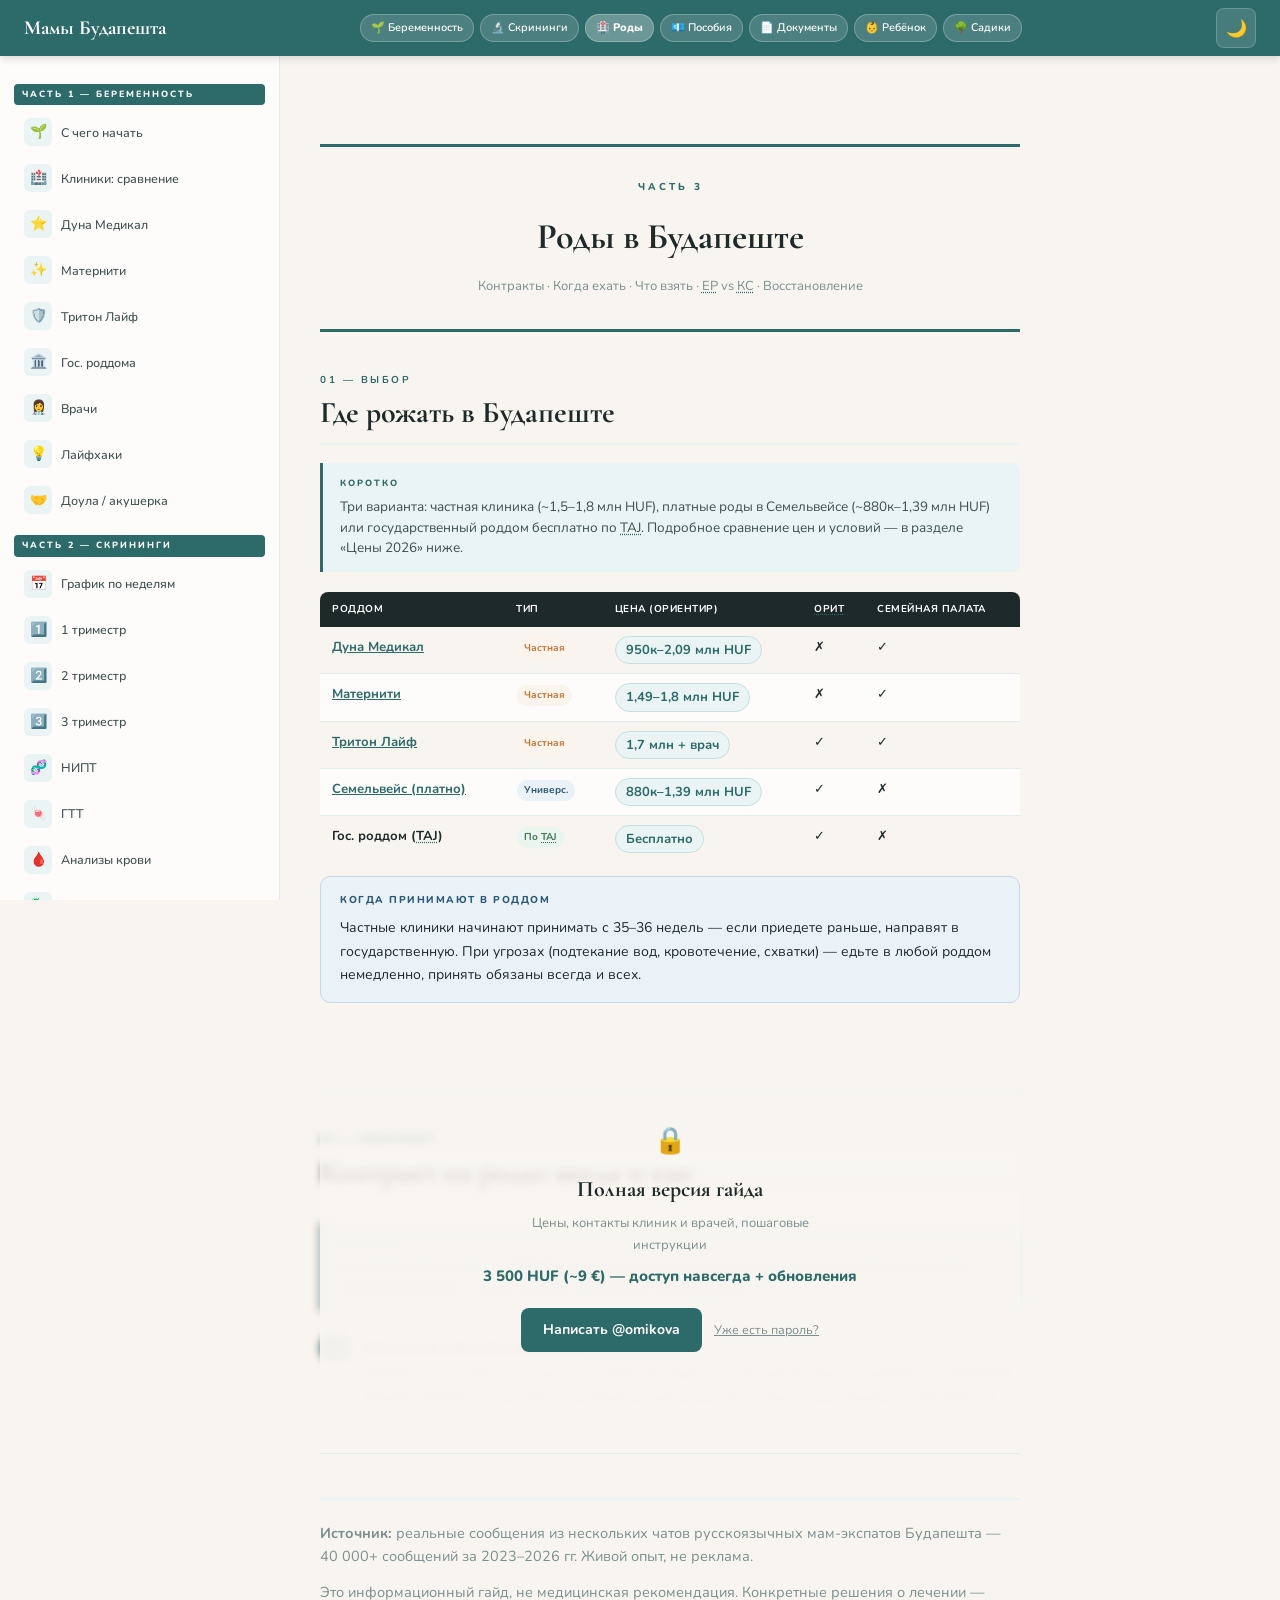
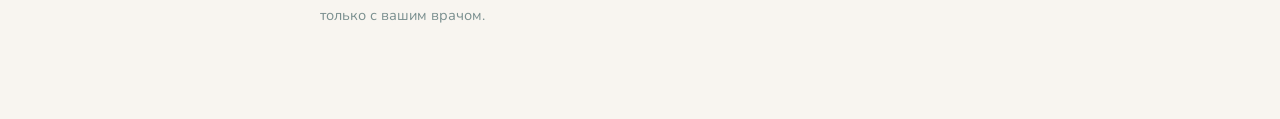
<file: website/birth.html>
<!DOCTYPE html>
<html lang="ru">
<head>
<meta charset="UTF-8">
<meta name="viewport" content="width=device-width, initial-scale=1.0">
<meta name="color-scheme" content="light">
<title>Роды в Будапеште — клиники, контракты, цены</title>
<meta name="description" content="Роды в Будапеште: контракты с роддомами, цены 2026, эпидуральная анестезия, кесарево, восстановление. Живой опыт русскоязычных мам.">
<link rel="icon" href="data:image/svg+xml,<svg xmlns=%22http://www.w3.org/2000/svg%22><text y=%22.9em%22 font-size=%2290%22>🌱</text></svg>">
<link rel="canonical" href="https://budapest-mamas.netlify.app/birth.html">
<meta property="og:type" content="website">
<meta property="og:locale" content="ru_RU">
<meta property="og:site_name" content="Мамы Будапешта">
<meta property="og:title" content="Роды в Будапеште — клиники, контракты, цены">
<meta property="og:description" content="Роды в Будапеште: контракты с роддомами, цены 2026, эпидуральная анестезия, кесарево, восстановление. Живой опыт русскоязычных мам.">
<meta property="og:url" content="https://budapest-mamas.netlify.app/birth.html">
<link rel="preconnect" href="https://fonts.googleapis.com">
<link href="https://fonts.googleapis.com/css2?family=Cormorant+Garamond:ital,wght@0,400;0,600;0,700;1,400&family=Nunito:wght@300;400;500;600;700&display=swap" rel="stylesheet">
<link rel="stylesheet" href="style.css">
</head>
<body>

<script>
(function(){
  if(localStorage.getItem('bp_theme')==='dark'){document.documentElement.setAttribute('data-theme','dark');}
  if(localStorage.getItem('bp_access')==='1') return;
  document.addEventListener('DOMContentLoaded',function(){
    document.querySelectorAll('.premium-wrap').forEach(function(w){ w.classList.add('locked'); });
  });
})();
</script>

<div class="sidebar-overlay" id="overlay" onclick="closeSidebar()"></div>
<div class="layout">
<header class="topbar">
  <div class="topbar-left">
    <button class="menu-btn" onclick="toggleSidebar()">
      <svg width="20" height="20" fill="none" stroke="currentColor" stroke-width="2" viewBox="0 0 24 24">
        <line x1="3" y1="6" x2="21" y2="6"/><line x1="3" y1="12" x2="21" y2="12"/><line x1="3" y1="18" x2="21" y2="18"/>
      </svg>
    </button>
    <div>
      <div class="topbar-logo">Мамы Будапешта</div>
      <div class="topbar-sub">Беременность и роды</div>
    </div>
  </div>
  <div class="topbar-pills">
    <a class="topbar-pill" href="index.html">🌱 Беременность</a>
    <a class="topbar-pill" href="screenings.html">🔬 Скрининги</a>
    <a class="topbar-pill" href="birth.html" style="background:rgba(255,255,255,0.3);font-weight:800">🏥 Роды</a>
    <a class="topbar-pill" href="benefits.html">💶 Пособия</a>
    <a class="topbar-pill" href="documents.html">📄 Документы</a>
    <a class="topbar-pill" href="baby.html">👶 Ребёнок</a>
    <a class="topbar-pill" href="sadiki.html">🌳 Садики</a>
  </div>
  <button class="theme-toggle" onclick="toggleTheme()" id="themeBtn" title="Тёмная/светлая тема">🌙</button>
</header>

<nav class="sidebar" id="sidebar">

  <span class="part-label">Часть 1 — Беременность</span>
  <div class="sidebar-section">
    <a class="nav-item" href="index.html#start" onclick="closeSidebar()"><div class="nav-icon">🌱</div> С чего начать</a>
    <a class="nav-item" href="index.html#clinics" onclick="closeSidebar()"><div class="nav-icon">🏥</div> Клиники: сравнение</a>
    <a class="nav-item" href="index.html#duna" onclick="closeSidebar()"><div class="nav-icon">⭐</div> Дуна Медикал</a>
    <a class="nav-item" href="index.html#maternity" onclick="closeSidebar()"><div class="nav-icon">✨</div> Матернити</a>
    <a class="nav-item" href="index.html#triton" onclick="closeSidebar()"><div class="nav-icon">🛡️</div> Тритон Лайф</a>
    <a class="nav-item" href="index.html#state" onclick="closeSidebar()"><div class="nav-icon">🏛️</div> Гос. роддома</a>
    <a class="nav-item" href="index.html#doctors" onclick="closeSidebar()"><div class="nav-icon">👩‍⚕️</div> Врачи</a>
    <a class="nav-item" href="index.html#tips" onclick="closeSidebar()"><div class="nav-icon">💡</div> Лайфхаки</a>
    <a class="nav-item" href="index.html#doula" onclick="closeSidebar()"><div class="nav-icon">🤝</div> Доула / акушерка</a>
  </div>

  <span class="part-label">Часть 2 — Скрининги</span>
  <div class="sidebar-section">
    <a class="nav-item" href="screenings.html#timeline" onclick="closeSidebar()"><div class="nav-icon">📅</div> График по неделям</a>
    <a class="nav-item" href="screenings.html#s1" onclick="closeSidebar()"><div class="nav-icon">1️⃣</div> 1 триместр</a>
    <a class="nav-item" href="screenings.html#s2" onclick="closeSidebar()"><div class="nav-icon">2️⃣</div> 2 триместр</a>
    <a class="nav-item" href="screenings.html#s3" onclick="closeSidebar()"><div class="nav-icon">3️⃣</div> 3 триместр</a>
    <a class="nav-item" href="screenings.html#nipt" onclick="closeSidebar()"><div class="nav-icon">🧬</div> НИПТ</a>
    <a class="nav-item" href="screenings.html#gtt" onclick="closeSidebar()"><div class="nav-icon">🍬</div> ГТТ</a>
    <a class="nav-item" href="screenings.html#blood" onclick="closeSidebar()"><div class="nav-icon">🩸</div> Анализы крови</a>
    <a class="nav-item" href="screenings.html#strep" onclick="closeSidebar()"><div class="nav-icon">🦠</div> Мазок на стрептококк</a>
    <a class="nav-item" href="screenings.html#clinics" onclick="closeSidebar()"><div class="nav-icon">🏥</div> Где делать</a>
  </div>

  <span class="part-label">Часть 3 — Роды</span>
  <div class="sidebar-section">
    <a class="nav-item" href="#intro" onclick="closeSidebar()"><div class="nav-icon">🗺️</div> Выбор роддома</a>
    <a class="nav-item" href="#contract" onclick="closeSidebar()"><div class="nav-icon">📝</div> Контракт</a>
    <a class="nav-item" href="#prices" onclick="closeSidebar()"><div class="nav-icon">💰</div> Цены 2026</a>
    <a class="nav-item" href="#when" onclick="closeSidebar()"><div class="nav-icon">🚗</div> Когда ехать</a>
    <a class="nav-item" href="#labor" onclick="closeSidebar()"><div class="nav-icon">🌊</div> В родзале</a>
    <a class="nav-item" href="#epidural" onclick="closeSidebar()"><div class="nav-icon">💉</div> Эпидуралка</a>
    <a class="nav-item" href="#cs" onclick="closeSidebar()"><div class="nav-icon">⚕️</div> Кесарево</a>
    <a class="nav-item" href="#postnatal" onclick="closeSidebar()"><div class="nav-icon">🌸</div> Послеродовой</a>
    <a class="nav-item" href="#pack" onclick="closeSidebar()"><div class="nav-icon">🎒</div> Что взять</a>
    <a class="nav-item" href="#recover" onclick="closeSidebar()"><div class="nav-icon">💪</div> Восстановление</a>
  </div>

  <span class="part-label">Часть 4 — Пособия</span>
  <div class="sidebar-section">
    <a class="nav-item" href="benefits.html#overview" onclick="closeSidebar()"><div class="nav-icon">🗺️</div> Схема выплат</a>
    <a class="nav-item" href="benefits.html#who" onclick="closeSidebar()"><div class="nav-icon">✅</div> Кому положено</a>
    <a class="nav-item" href="benefits.html#csed" onclick="closeSidebar()"><div class="nav-icon">👶</div> CSED</a>
    <a class="nav-item" href="benefits.html#gyed" onclick="closeSidebar()"><div class="nav-icon">🌱</div> GYED</a>
    <a class="nav-item" href="benefits.html#gyes" onclick="closeSidebar()"><div class="nav-icon">🏠</div> GYES</a>
    <a class="nav-item" href="benefits.html#potlek" onclick="closeSidebar()"><div class="nav-icon">💶</div> Детское пособие</a>
    <a class="nav-item" href="benefits.html#extras" onclick="closeSidebar()"><div class="nav-icon">⭐</div> Льготы 2026</a>
    <a class="nav-item" href="benefits.html#expat" onclick="closeSidebar()"><div class="nav-icon">🌍</div> Для экспатов</a>
    <a class="nav-item" href="benefits.html#howto" onclick="closeSidebar()"><div class="nav-icon">📋</div> Как оформить</a>
  </div>

  <span class="part-label">Часть 5 — Документы</span>
  <div class="sidebar-section">
    <a class="nav-item" href="documents.html#docs-overview" onclick="closeSidebar()"><div class="nav-icon">📋</div> Порядок оформления</a>
    <a class="nav-item" href="documents.html#docs-tips" onclick="closeSidebar()"><div class="nav-icon">⚡</div> Лайфхаки</a>
  </div>

  <span class="part-label">Часть 6 — Ребёнок</span>
  <div class="sidebar-section">
    <a class="nav-item" href="baby.html#pediatr" onclick="closeSidebar()"><div class="nav-icon">👶</div> Педиатр: как найти</a>
    <a class="nav-item" href="baby.html#first-visit" onclick="closeSidebar()"><div class="nav-icon">📋</div> Первый визит</a>
    <a class="nav-item" href="baby.html#vedono" onclick="closeSidebar()"><div class="nav-icon">🏠</div> Védőnő</a>
    <a class="nav-item" href="baby.html#taj-child" onclick="closeSidebar()"><div class="nav-icon">💳</div> TAJ-карта</a>
    <a class="nav-item" href="baby.html#vaccines" onclick="closeSidebar()"><div class="nav-icon">💉</div> Прививки</a>
    <a class="nav-item" href="baby.html#extra-vaccines" onclick="closeSidebar()"><div class="nav-icon">➕</div> Доп. прививки</a>
    <a class="nav-item" href="baby.html#specialists" onclick="closeSidebar()"><div class="nav-icon">🩺</div> Специалисты</a>
    <a class="nav-item" href="baby.html#uzis" onclick="closeSidebar()"><div class="nav-icon">🔬</div> УЗИ до года</a>
    <a class="nav-item" href="baby.html#emergency" onclick="closeSidebar()"><div class="nav-icon">🚨</div> Скорая</a>
    <a class="nav-item" href="baby.html#hospitals" onclick="closeSidebar()"><div class="nav-icon">🏥</div> Больницы</a>
    <a class="nav-item" href="baby.html#sick" onclick="closeSidebar()"><div class="nav-icon">🤒</div> Ребёнок заболел</a>
    <a class="nav-item" href="baby.html#pharmacy" onclick="closeSidebar()"><div class="nav-icon">💊</div> Аптечка</a>
    <a class="nav-item" href="baby.html#hospital-bag" onclick="closeSidebar()"><div class="nav-icon">🧳</div> Что взять в больницу</a>
  </div>

  <span class="part-label">Часть 7 — Садики</span>
  <div class="sidebar-section">
    <a class="nav-item" href="sadiki.html#intro" onclick="closeSidebar()"><div class="nav-icon">🏫</div> Ясли vs сад</a>
    <a class="nav-item" href="sadiki.html#state-vs-private" onclick="closeSidebar()"><div class="nav-icon">🏛️</div> Гос. vs частный</a>
    <a class="nav-item" href="sadiki.html#private-gardens" onclick="closeSidebar()"><div class="nav-icon">🌱</div> Частные сады</a>
    <a class="nav-item" href="sadiki.html#enrollment" onclick="closeSidebar()"><div class="nav-icon">📋</div> Запись в гос. сад</a>
    <a class="nav-item" href="sadiki.html#adaptation" onclick="closeSidebar()"><div class="nav-icon">💚</div> Адаптация</a>
    <a class="nav-item" href="sadiki.html#schools" onclick="closeSidebar()"><div class="nav-icon">🎓</div> Школы</a>
    <a class="nav-item" href="sadiki.html#nannies" onclick="closeSidebar()"><div class="nav-icon">🤱</div> Няни</a>
  </div>
</nav>

<main class="main">
<!-- ЧАСТЬ 3: РОДЫ -->
  <div id="part3-divider" style="scroll-margin-top:72px; margin: 56px 0 40px;">
    <div style="text-align:center; padding: 32px 0; border-top: 3px solid var(--teal); border-bottom: 3px solid var(--teal);">
      <div style="font-size:10px; font-weight:800; letter-spacing:3px; text-transform:uppercase; color:var(--teal); margin-bottom:10px;">ЧАСТЬ 3</div>
      <h1 style="font-family:'Cormorant Garamond', serif; font-size:36px; font-weight:700; color:var(--ink); margin:0;">Роды в Будапеште</h1>
      <div style="font-size:13px; color:var(--muted); margin-top:8px;">Контракты · Когда ехать · Что взять · <abbr title="Естественные роды">ЕР</abbr> vs <abbr title="Кесарево сечение">КС</abbr> · Восстановление</div>
    </div>
  </div>

<section id="intro">
  <div class="section-eyebrow">01 — Выбор</div>
  <h2>Где рожать в Будапеште</h2>

  <div class="tldr">
    <div class="tldr-label">Коротко</div>
    <p>Три варианта: частная клиника (~1,5–1,8 млн HUF), платные роды в Семельвейсе (~880к–1,39 млн HUF) или государственный роддом бесплатно по <abbr title="Венгерская карта государственного медицинского страхования">TAJ</abbr>. Подробное сравнение цен и условий — в разделе «Цены 2026» ниже.</p>
  </div>

  <table class="price-table">
    <thead>
      <tr>
        <th>Роддом</th>
        <th>Тип</th>
        <th>Цена (ориентир)</th>
        <th><abbr title="Отделение реанимации и интенсивной терапии">ОРИТ</abbr></th>
        <th>Семейная палата</th>
      </tr>
    </thead>
    <tbody>
      <tr>
        <td><a href="https://dunamedicalcenter.org" target="_blank" style="color:var(--teal);font-weight:700">Дуна Медикал</a></td>
        <td><span class="tag tag-amber">Частная</span></td>
        <td><span class="price-tag">950к–2,09 млн HUF</span></td>
        <td>✗</td>
        <td>✓</td>
      </tr>
      <tr>
        <td><a href="https://english.maternity.hu" target="_blank" style="color:var(--teal);font-weight:700">Матернити</a></td>
        <td><span class="tag tag-amber">Частная</span></td>
        <td><span class="price-tag">1,49–1,8 млн HUF</span></td>
        <td>✗</td>
        <td>✓</td>
      </tr>
      <tr>
        <td><a href="https://tritonlife.hu" target="_blank" style="color:var(--teal);font-weight:700">Тритон Лайф</a></td>
        <td><span class="tag tag-amber">Частная</span></td>
        <td><span class="price-tag">1,7 млн + врач</span></td>
        <td>✓</td>
        <td>✓</td>
      </tr>
      <tr>
        <td><a href="https://semmelweispremium.hu" target="_blank" style="color:var(--teal);font-weight:700">Семельвейс (платно)</a></td>
        <td><span class="tag tag-blue">Универс.</span></td>
        <td><span class="price-tag">880к–1,39 млн HUF</span></td>
        <td>✓</td>
        <td>✗</td>
      </tr>
      <tr>
        <td><strong>Гос. роддом (<abbr title="Венгерская карта государственного медицинского страхования">TAJ</abbr>)</strong></td>
        <td><span class="tag tag-green">По <abbr title="Венгерская карта государственного медицинского страхования">TAJ</abbr></span></td>
        <td><span class="price-tag">Бесплатно</span></td>
        <td>✓</td>
        <td>✗</td>
      </tr>
    </tbody>
  </table>

  <div class="infobox tip">
    <div class="infobox-title">Когда принимают в роддом</div>
    Частные клиники начинают принимать с 35–36 недель — если приедете раньше, направят в государственную. При угрозах (подтекание вод, кровотечение, схватки) — едьте в любой роддом немедленно, принять обязаны всегда и всех.
  </div>
</section>

<div class="premium-wrap"><div class="premium-content">
<hr>

<!-- ─── S2 CONTRACT ─── -->
<section id="contract">
  <div class="section-eyebrow">02 — Контракт</div>
  <h2>Контракт на роды: когда и как</h2>

  <div class="tldr">
    <div class="tldr-label">Коротко</div>
    <p>Контракт подписывают на <strong>30–35 неделе</strong>. В нём фиксируется всё: пакет, врач, акушерка, тип палаты. После подписания — визит к врачу с 36 недели и плановые <abbr title="Кардиотокография — мониторинг сердцебиения ребёнка и тонуса матки">КТГ</abbr>.</p>
  </div>

  <ol class="steps">
    <li>
      <div class="step-num">1</div>
      <div class="step-body">
        <strong>Запросите черновик контракта</strong>
        <p>Напишите в клинику по e-mail — они пришлют шаблон на английском. Дуна и Матернити отправляют заранее. Внимательно читайте: что входит в пакет, что платно отдельно, что будет если ваш врач не сможет прийти.</p>
      </div>
    </li>
    <li>
      <div class="step-num">2</div>
      <div class="step-body">
        <strong>Выберите пакет, врача и акушерку</strong>
        <p>Базовый пакет = дежурная бригада (случайный врач). Хотите конкретного врача — доплата. Хотите «свою» акушерку — ещё доплата. В Матернити выбор штатного врача входит в базовый пакет бесплатно.</p>
      </div>
    </li>
    <li>
      <div class="step-num">3</div>
      <div class="step-body">
        <strong>Посетите показ палат</strong>
        <p>Матернити и Дуна проводят туры по отделению — очень рекомендуется сходить до подписания. В Матернити можно выбрать конкретную палату прямо при подписании контракта.</p>
      </div>
    </li>
    <li>
      <div class="step-num">4</div>
      <div class="step-body">
        <strong>Подпишите и оплатите аванс</strong>
        <p>Обычно нужен аванс — около 200–300к HUF. Остальное платится при выписке. Уточните в контракте: что если будете переведены в реанимацию или понадобится экстренная операция не по плану.</p>
      </div>
    </li>
  </ol>

  <div class="infobox note">
    <div class="infobox-title">Контакты для подписания контракта</div>
    <ul class="list">
      <li><strong>Тритон Лайф:</strong> Mári Csenge — по e-mail</li>
      <li><strong>Матернити:</strong> через форму на english.maternity.hu → Contact</li>
      <li><strong>Дуна Медикал:</strong> через форму на dunamedicalcenter.org</li>
    </ul>
  </div>

  <div class="infobox warn">
    <div class="infobox-title">Внимательно проверяйте документы при выписке</div>
    По опыту из чата, в Дуна Медикал бывают ошибки в фамилии и других данных в документах на ребёнка. Проверяйте сразу до подписания — исправить потом сложнее.
  </div>
</section>

<hr>

<!-- ─── S3 PRICES ─── -->
<section id="prices">
  <div class="section-eyebrow">03 — Деньги</div>
  <h2>Цены на роды 2026</h2>

  <div class="tldr">
    <div class="tldr-label">Коротко</div>
    <p>Цены выросли на 5–15% по сравнению с 2025 годом. Приведённые цифры сверены с официальными сайтами клиник в сентябре 2026. Без выбора врача и акушерки, если не указано иначе. Перед подписанием уточняйте актуальный прайс напрямую в клинике.</p>
  </div>

  <table class="price-table">
    <thead>
      <tr>
        <th>Клиника</th>
        <th>Базовый пакет 2026</th>
        <th>+ Выбор врача</th>
        <th>+ Акушерка</th>
        <th>Примечание</th>
      </tr>
    </thead>
    <tbody>
      <tr>
        <td><a href="https://dunamedicalcenter.org" target="_blank" style="color:var(--teal);font-weight:700">Дуна Медикал</a><br><small style="color:var(--muted)">Duna Medical Center</small></td>
        <td><span class="price-tag">950к HUF</span><br><small style="color:var(--muted)">Klasszikus пакет</small></td>
        <td>уточняйте</td>
        <td>уточняйте</td>
        <td>Три пакета: Klasszikus 950к / Prémium 1,35 млн / Exkluzív 2,09 млн HUF (гонорары врача и акушерки включены только в Exkluzív)</td>
      </tr>
      <tr>
        <td><a href="https://english.maternity.hu" target="_blank" style="color:var(--teal);font-weight:700">Матернити</a></td>
        <td><span class="price-tag">1,7 млн HUF</span><br><small style="color:var(--muted)">с 1 марта 2026</small></td>
        <td>бесплатно (штатный)</td>
        <td>210к HUF</td>
        <td>Exclusive пакет — 3,4 млн HUF (с 1 июля 2026). Gemini (двойня) — 1,89 млн HUF</td>
      </tr>
      <tr>
        <td><a href="https://tritonlife.hu" target="_blank" style="color:var(--teal);font-weight:700">Тритон</a> + Геза</td>
        <td><span class="price-tag">от 999к HUF</span><br><small style="color:var(--muted)">Золото 999к / Платина 1 399к / Бриллиант 1 649к</small></td>
        <td>+396к HUF<br><small style="color:var(--muted)">Геза — напрямую врачу</small></td>
        <td>уточняйте</td>
        <td>Три пакета на выбор. Геза берёт дополнительно как персональный врач</td>
      </tr>
      <tr>
        <td><a href="https://medicarekorhaz.hu" target="_blank" style="color:var(--teal);font-weight:700">Medicare (Medicover)</a></td>
        <td><span class="price-tag">999к HUF</span><br><small style="color:var(--muted)">Excellence пакет</small></td>
        <td>включён</td>
        <td>—</td>
        <td>Grand Excellence — 1 249к HUF. DeLuxe — 1 499к HUF</td>
      </tr>
      <tr>
        <td><a href="https://semmelweispremium.hu" target="_blank" style="color:var(--teal);font-weight:700">Семельвейс Premium</a></td>
        <td><span class="price-tag">1 190к HUF</span></td>
        <td>включён</td>
        <td>—</td>
        <td>Одна цена для всех типов: вагинальные, с эпидуралом, КС. Нет семейной палаты</td>
      </tr>
      <tr>
        <td><strong>Гос. роддом (<abbr title="Венгерская карта государственного медицинского страхования">TAJ</abbr>)</strong></td>
        <td><span class="price-tag">Бесплатно</span></td>
        <td>—</td>
        <td>—</td>
        <td>—</td>
      </tr>
    </tbody>
  </table>

  <div class="infobox success">
    <div class="infobox-title">Можно ли сэкономить на дежурной бригаде?</div>
    Да — и это не всегда плохо. По опыту из чата, дежурные врачи Дуна Медикал очень опытные. Они принимают только роды (не ведут беременность), поэтому нередко квалифицированнее, чем «ваш» выбранный врач. Хорошие акушерки дежурной смены: <strong>Фрида Поханка</strong>, <strong>Кристина Маденски</strong> (Дуна). В Матернити: <strong>Horvath Krisztina</strong>.
  </div>

  <h3 style="margin-top:36px;margin-bottom:8px">Что входит в пакет: детали по клиникам</h3>
  <p style="font-size:13px;color:var(--muted);margin-bottom:14px">
    <strong style="color:#2D7D4A">✓</strong> входит в цену &nbsp;·&nbsp;
    <span style="color:#C0620F"><strong>+цена</strong></span> за доплату &nbsp;·&nbsp;
    <em style="color:#888">дежурн.</em> дежурная бригада (случайный специалист) &nbsp;·&nbsp;
    <span style="color:#bbb">✗</span> нет &nbsp;·&nbsp;
    <span style="font-size:11px;color:#aaa">уточн.</span> уточняйте у координатора
  </p>
  <div style="overflow-x:auto;-webkit-overflow-scrolling:touch">
  <table class="price-table" style="font-size:13px;min-width:760px">
    <thead>
      <tr>
        <th style="min-width:120px">Пакет</th>
        <th>Цена (HUF)</th>
        <th>Тип палаты</th>
        <th>Ночей</th>
        <th>Выбор врача</th>
        <th>Своя акушерка</th>
        <th>ОРИТН</th>
        <th>Консульт.<br>по ГВ</th>
        <th>Курс<br>родов</th>
        <th>Фото-<br>сессия</th>
      </tr>
    </thead>
    <tbody>
      <tr>
        <td colspan="10" style="background:var(--bg-subtle);padding:5px 12px;font-weight:700;font-size:12px;letter-spacing:0.05em">
          <a href="https://dunamedicalcenter.org" target="_blank" style="color:var(--teal);font-size:14px">ДУНА МЕДИКАЛ</a>
          <span style="font-weight:400;color:var(--muted)"> · собственного ОРИТН нет, при необходимости перевод в Honvéd. Домен клиники сменился на dunamedicalcenter.org</span>
        </td>
      </tr>
      <tr>
        <td>Klasszikus</td>
        <td><span class="price-tag">950 000</span></td>
        <td><span style="color:#aaa;font-size:11px">уточн.</span></td>
        <td><span style="color:#aaa;font-size:11px">уточн.</span></td>
        <td><span style="color:#C0620F">не включён</span></td>
        <td><span style="color:#C0620F">не включена</span></td>
        <td><span style="color:#bbb">✗</span></td>
        <td><span style="color:#aaa;font-size:11px">уточн.</span></td>
        <td><span style="color:#bbb">✗</span></td>
        <td><span style="color:#bbb">✗</span></td>
      </tr>
      <tr>
        <td>Prémium</td>
        <td><span class="price-tag">1 350 000</span></td>
        <td>1-местная<br><small style="color:var(--muted)">семейная: +200к/ночь</small></td>
        <td><span style="color:#aaa;font-size:11px">уточн.</span></td>
        <td><span style="color:#C0620F">не включён</span></td>
        <td><span style="color:#C0620F">не включена</span></td>
        <td><span style="color:#bbb">✗</span></td>
        <td><span style="color:#aaa;font-size:11px">уточн.</span></td>
        <td><span style="color:#bbb">✗</span></td>
        <td><span style="color:#bbb">✗</span></td>
      </tr>
      <tr>
        <td>Exkluzív</td>
        <td><span class="price-tag">2 090 000</span></td>
        <td>семейная<br><small style="color:var(--muted)">вид на Дунай</small></td>
        <td><span style="color:#aaa;font-size:11px">уточн.</span></td>
        <td><span style="color:#2E9B4F">включён</span></td>
        <td><span style="color:#2E9B4F">включена</span></td>
        <td><span style="color:#bbb">✗</span></td>
        <td><span style="color:#aaa;font-size:11px">уточн.</span></td>
        <td><span style="color:#bbb">✗</span></td>
        <td><span style="color:#bbb">✗</span></td>
      </tr>
      <tr>
        <td colspan="10" style="background:var(--bg-subtle);padding:5px 12px;font-weight:700;font-size:12px;letter-spacing:0.05em">
          <a href="https://english.maternity.hu" target="_blank" style="color:var(--teal);font-size:14px">МАТЕРНИТИ</a>
          <span style="font-weight:400;color:var(--muted)"> · скидка 100к HUF на роды при взятом пакете ведения беременности 12–37 нед.</span>
        </td>
      </tr>
      <tr>
        <td>Базовый<br><small style="color:var(--muted)">с 1.03.2026</small></td>
        <td><span class="price-tag">1 700 000</span></td>
        <td>1-местная<br><small style="color:var(--muted)">семейная: +160к/ночь</small></td>
        <td>2–3</td>
        <td><strong style="color:#2D7D4A">✓</strong> <small style="color:var(--muted)">штатный врач</small></td>
        <td><span style="color:#C0620F">+180 000</span><br><small style="color:var(--muted)">с 1.07 → +210к</small></td>
        <td><span style="color:#bbb">✗</span></td>
        <td><strong style="color:#2D7D4A">✓</strong></td>
        <td><span style="color:#aaa;font-size:11px">уточн.</span></td>
        <td><span style="color:#bbb">✗</span></td>
      </tr>
      <tr>
        <td>Exclusive</td>
        <td><span class="price-tag">3 300 000</span></td>
        <td>семейная<br><small style="color:var(--muted)">+270к/ночь при продлении</small></td>
        <td>2–3</td>
        <td><strong style="color:#2D7D4A">✓</strong> <small style="color:var(--muted)">штатный врач</small></td>
        <td><span style="color:#C0620F">+180 000</span></td>
        <td><span style="color:#bbb">✗</span></td>
        <td><strong style="color:#2D7D4A">✓</strong></td>
        <td><span style="color:#aaa;font-size:11px">уточн.</span></td>
        <td><span style="color:#bbb">✗</span></td>
      </tr>
      <tr>
        <td colspan="10" style="background:var(--bg-subtle);padding:5px 12px;font-weight:700;font-size:12px;letter-spacing:0.05em">
          <a href="https://tritonlife.hu" target="_blank" style="color:var(--teal);font-size:14px">ТРИТОН ЛАЙФ</a>
          <span style="font-weight:400;color:var(--muted)"> · Геза Абкарович: +396к поверх любого пакета (контракт напрямую с врачом)</span>
        </td>
      </tr>
      <tr>
        <td>Соотношение<br><small style="color:var(--muted)">(Arány)</small></td>
        <td><span class="price-tag">999 000</span></td>
        <td>2-местная</td>
        <td>2</td>
        <td><em style="color:#888;font-size:12px">дежурный</em></td>
        <td><em style="color:#888;font-size:12px">дежурная</em></td>
        <td><strong style="color:#2D7D4A">✓</strong> <small style="color:var(--muted)">PIC II</small></td>
        <td><strong style="color:#2D7D4A">✓</strong></td>
        <td><strong style="color:#2D7D4A">✓</strong></td>
        <td><span style="color:#bbb">✗</span></td>
      </tr>
      <tr>
        <td>Платина<br><small style="color:var(--muted)">(Platina)</small></td>
        <td><span class="price-tag">1 399 000</span></td>
        <td>2-местная<br><small style="color:var(--muted)">+1 доп. ночь при необх.</small></td>
        <td>2+1</td>
        <td><em style="color:#888;font-size:12px">дежурный</em></td>
        <td><strong style="color:#2D7D4A">✓</strong></td>
        <td><strong style="color:#2D7D4A">✓</strong> <small style="color:var(--muted)">PIC II</small></td>
        <td><strong style="color:#2D7D4A">✓</strong></td>
        <td><strong style="color:#2D7D4A">✓</strong></td>
        <td><strong style="color:#2D7D4A">✓</strong></td>
      </tr>
      <tr>
        <td>Бриллиант<br><small style="color:var(--muted)">(Gyémánt)</small></td>
        <td><span class="price-tag">1 649 000</span></td>
        <td>1-местная / семейная</td>
        <td><span style="color:#aaa;font-size:11px">уточн.</span></td>
        <td><em style="color:#888;font-size:12px">дежурный</em></td>
        <td><strong style="color:#2D7D4A">✓</strong></td>
        <td><strong style="color:#2D7D4A">✓</strong> <small style="color:var(--muted)">PIC II</small></td>
        <td><strong style="color:#2D7D4A">✓</strong></td>
        <td><strong style="color:#2D7D4A">✓</strong></td>
        <td><strong style="color:#2D7D4A">✓</strong></td>
      </tr>
      <tr>
        <td colspan="10" style="background:var(--bg-subtle);padding:5px 12px;font-weight:700;font-size:12px;letter-spacing:0.05em">
          <a href="https://medicareszuleszet.hu" target="_blank" style="color:var(--teal);font-size:14px">MEDICARE SZÜLÉSZET</a>
          <span style="font-weight:400;color:var(--muted)"> · все палаты 1-местные с отдельной ванной; пакеты отличаются числом ночей</span>
        </td>
      </tr>
      <tr>
        <td>Excellence</td>
        <td><span class="price-tag">999 000</span></td>
        <td>1-местная + ванная</td>
        <td>2</td>
        <td><strong style="color:#2D7D4A">✓</strong></td>
        <td><em style="color:#888;font-size:12px">дежурная</em></td>
        <td><span style="color:#aaa;font-size:11px">уточн.</span></td>
        <td><span style="color:#aaa;font-size:11px">уточн.</span></td>
        <td><span style="color:#aaa;font-size:11px">уточн.</span></td>
        <td><span style="color:#aaa;font-size:11px">уточн.</span></td>
      </tr>
      <tr>
        <td>Grand Excellence</td>
        <td><span class="price-tag">1 249 000</span></td>
        <td>1-местная + ванная</td>
        <td>2+1</td>
        <td><strong style="color:#2D7D4A">✓</strong></td>
        <td><em style="color:#888;font-size:12px">дежурная</em></td>
        <td><span style="color:#aaa;font-size:11px">уточн.</span></td>
        <td><span style="color:#aaa;font-size:11px">уточн.</span></td>
        <td><span style="color:#aaa;font-size:11px">уточн.</span></td>
        <td><span style="color:#aaa;font-size:11px">уточн.</span></td>
      </tr>
      <tr>
        <td>DeLuxe</td>
        <td><span class="price-tag">1 499 000</span></td>
        <td>1-местная + ванная</td>
        <td>3+1</td>
        <td><strong style="color:#2D7D4A">✓</strong></td>
        <td><em style="color:#888;font-size:12px">дежурная</em></td>
        <td><span style="color:#aaa;font-size:11px">уточн.</span></td>
        <td><span style="color:#aaa;font-size:11px">уточн.</span></td>
        <td><span style="color:#aaa;font-size:11px">уточн.</span></td>
        <td><span style="color:#aaa;font-size:11px">уточн.</span></td>
      </tr>
      <tr>
        <td colspan="10" style="background:var(--bg-subtle);padding:5px 12px;font-weight:700;font-size:12px;letter-spacing:0.05em">
          <a href="https://semmelweispremium.hu" target="_blank" style="color:var(--teal);font-size:14px">СЕМЕЛЬВЕЙС PREMIUM</a>
          <span style="font-weight:400;color:var(--muted)"> · одна цена для ЕР, КС и с эпидуралом; семейной палаты нет</span>
        </td>
      </tr>
      <tr>
        <td>Premium</td>
        <td><span class="price-tag">1 190 000</span></td>
        <td><span style="color:#888;font-size:12px">нет семейной</span></td>
        <td><span style="color:#aaa;font-size:11px">уточн.</span></td>
        <td><strong style="color:#2D7D4A">✓</strong></td>
        <td><span style="color:#aaa;font-size:11px">уточн.</span></td>
        <td><strong style="color:#2D7D4A">✓</strong></td>
        <td><span style="color:#aaa;font-size:11px">уточн.</span></td>
        <td><span style="color:#aaa;font-size:11px">уточн.</span></td>
        <td><span style="color:#aaa;font-size:11px">уточн.</span></td>
      </tr>
    </tbody>
  </table>
  </div>
  <p style="font-size:12px;color:var(--muted);margin-top:8px">Данные из официальных прайсов клиник, май 2026. «уточн.» — нет подтверждённых данных; проверяйте на сайте клиники или у координатора.</p>
</section>

<hr>

<!-- ─── Q: PARTNER ─── -->
<div id="q-partner" class="infobox note" style="scroll-margin-top:72px; margin-bottom:40px">
  <div class="infobox-title">⚡ Пустят ли мужа на роды?</div>
  <p>В <strong>частных клиниках</strong> — да, муж (или любой партнёр) на родах по умолчанию. В некоторых можно взять ещё и доулу — итого трое в родзале. В <strong>государственных роддомах</strong> — тоже разрешены партнёрские роды, нужно предупредить персонал. На <abbr title="Кесарево сечение">КС</abbr> мужа обычно тоже пускают — он находится за занавеской у вашей головы и сразу получает ребёнка.</p>
</div>

<!-- ─── S4 WHEN ─── -->
<section id="when">
  <div class="section-eyebrow">04 — День родов</div>
  <h2>Когда ехать в роддом</h2>

  <div class="tldr">
    <div class="tldr-label">Коротко</div>
    <p>Главное правило: лучше приехать раньше и подождать там, чем рожать в машине. Схватки каждые 5 минут по 1 минуте — уже едем. Воды отошли — едем сразу.</p>
  </div>

  <h3>Сигналы для поездки</h3>
  <ol class="steps">
    <li>
      <div class="step-num">1</div>
      <div class="step-body">
        <strong>Отошли воды</strong>
        <p>Даже если нет схваток — едьте сразу. Позвоните врачу или в роддом, скажите что воды отошли. Вас будут ждать. Важно: «подтекание» — тоже повод ехать, это могут быть воды.</p>
      </div>
    </li>
    <li>
      <div class="step-num">2</div>
      <div class="step-body">
        <strong>Схватки по правилу 5-1-1</strong>
        <p>Каждые 5 минут, по 1 минуте, на протяжении 1 часа. Первые роды — можно чуть позже. Вторые и последующие — ехать раньше, всё быстрее.</p>
      </div>
    </li>
    <li>
      <div class="step-num">3</div>
      <div class="step-body">
        <strong>Кровотечение или сильная боль</strong>
        <p>Вызывайте скорую (112) или везите сами немедленно. В Будапеште скорая быстрая, но машина может быть быстрее — решайте по ситуации.</p>
      </div>
    </li>
  </ol>

  <div class="infobox tip">
    <div class="infobox-title">Лайфхак: позвоните заранее</div>
    В частных клиниках у вас будет телефон врача или дежурной акушерки. Позвоните, как только что-то началось — они скажут, ехать сейчас или подождать. Это избавляет от тревоги и помогает им подготовиться к вашему приезду.
  </div>

  <h3>Если вы за городом или далеко</h3>
  <p>Роддома принять обязаны всех и всегда. Если вы оказались у чужого роддома в критический момент — заходите, разберётесь потом. Никто вас не прогонит.</p>
</section>

<hr>

<!-- ─── S5 LABOR ─── -->
<section id="labor">
  <div class="section-eyebrow">05 — Родзал</div>
  <h2>Что происходит в родзале</h2>

  <div class="tldr">
    <div class="tldr-label">Коротко</div>
    <p>Врач приходит только в ключевые моменты и на потуги. Всё остальное время — с вами акушерка. Именно она держит за руку, следит за <abbr title="Кардиотокография — мониторинг сердцебиения ребёнка и тонуса матки">КТГ</abbr>, вызывает врача. Её выбор не менее важен, чем выбор врача.</p>
  </div>

  <h3>Типичный сценарий при <abbr title="Естественные роды">ЕР</abbr></h3>
  <ol class="steps">
    <li>
      <div class="step-num">1</div>
      <div class="step-body">
        <strong>Приём и <abbr title="Кардиотокография — мониторинг сердцебиения ребёнка и тонуса матки">КТГ</abbr></strong>
        <p>Вас осматривают, подключают <abbr title="Кардиотокография — мониторинг сердцебиения ребёнка и тонуса матки">КТГ</abbr>, оценивают раскрытие. Если раскрытие слабое — могут предложить подождать или простимулировать.</p>
      </div>
    </li>
    <li>
      <div class="step-num">2</div>
      <div class="step-body">
        <strong>Схватки и работа с болью</strong>
        <p>Акушерка рядом: дыхание, массаж спины, фитбол, тёплая ванна (есть не во всех клиниках). Можно двигаться, менять позы, ходить.</p>
      </div>
    </li>
    <li>
      <div class="step-num">3</div>
      <div class="step-body">
        <strong>Потуги и рождение</strong>
        <p>На этом этапе врач рядом. Акушерка помогает с дыханием на потугах. В большинстве клиник — горизонтальное положение, но вертикальные роды возможны по договорённости.</p>
      </div>
    </li>
    <li>
      <div class="step-num">4</div>
      <div class="step-body">
        <strong>После рождения</strong>
        <p>Skin-to-skin (контакт кожа-к-коже) сразу — практически везде по умолчанию. Перерезание пуповины — муж может, если хочет. Ребёнка взвешивают, осматривают. Вы — послед и первые швы.</p>
      </div>
    </li>
  </ol>

  <div class="infobox success">
    <div class="infobox-title">Что помогает в родах — опыт из чата</div>
    <ul class="list">
      <li>Доула или акушерка, которая умеет делать массаж спины — очень снижает боль</li>
      <li>Фитбол и тёплый душ (есть в Матернити и Дуне)</li>
      <li>Музыка — в Матернити принесли колонку</li>
      <li>Дыхательные техники из курсов подготовки</li>
      <li>Муж, который не пытается советовать, а просто держит за руку</li>
    </ul>
  </div>

  <div class="quote">
    <p>«Со мной и муж, и доула были, и все при деле. Мне даже казалось, что мы втроём рожали.»</p>
    <div class="quote-src">— из чата</div>
  </div>
</section>

<hr>

<!-- ─── Q: DOULA ─── -->
<div id="q-doula" class="infobox purple" style="scroll-margin-top:72px; margin-bottom:40px">
  <div class="infobox-title">⚡ Нужна доула, если есть муж и акушерка?</div>
  <p>По опыту чата — для многих да. Причины:</p>
  <ul class="list" style="margin:8px 0 0">
    <li>Доула говорит по-русски и переводит всё происходящее на родах</li>
    <li>Она «буфер» между вами и персоналом — отбивает ненужные вмешательства</li>
    <li>Акушерка — медицинский работник. Доула — ваш человек, только ваш</li>
    <li>Муж в родах нередко теряется — доула держит структуру</li>
  </ul>
  <p style="margin-top:8px">Чаще всего в чате упоминается <strong>Паулина</strong> — работает во всех клиниках Будапешта. Стоит ~150–300к HUF. Входит ли доула в пакет — нет, это всегда отдельно.</p>
</div>

<!-- ─── S6 EPIDURAL ─── -->
<section id="epidural">
  <div class="section-eyebrow">06 — Обезболивание</div>
  <h2>Эпидуралка: как, когда, дадут ли</h2>

  <div class="tldr">
    <div class="tldr-label">Коротко</div>
    <p>По желанию просить можно и нужно — это ваше право. Но есть «окно»: при полном раскрытии (8–10 см) уже поздно. Просите раньше, чем совсем терпеть невозможно.</p>
  </div>

  <div class="infobox warn">
    <div class="infobox-title">Опыт из чата про Дуну</div>
    Несколько девочек отмечали, что в Дуна Медикал <strong>не всегда дают эпидуральную анестезию даже при просьбе</strong>. Объяснение: раскрытие уже большое, «поздно». Если вам принципиально обезболивание — проговорите это с врачом заранее и попросите не тянуть с введением.
  </div>

  <h3>Как это работает</h3>
  <ul class="list">
    <li>Анестезиолог вводит катетер в поясничный отдел — укол «в спину»</li>
    <li>Действует ~1,5–2 часа, затем можно повторить</li>
    <li>Вы не чувствуете схваток, но чувствуете давление — знаете когда тужиться</li>
    <li>После эпидуралки нельзя вставать — лежите с <abbr title="Кардиотокография — мониторинг сердцебиения ребёнка и тонуса матки">КТГ</abbr></li>
    <li>Потуги с эпидуралкой сложнее — тело «не слышит» себя так чётко</li>
  </ul>

  <div class="infobox tip">
    <div class="infobox-title">В Тритоне — анестезиолог Виктория</div>
    Русскоязычный анестезиолог <strong>Виктория</strong> ведёт консультации перед родами и работает в Тритоне. Отличные отзывы. Если рожаете в Тритоне — запишитесь к ней на приём заранее на 36–37 неделях.
  </div>

  <div class="quote">
    <p>«Я тоже эпидуралку начала просить когда уже поздно было. Просите раньше, не геройствуйте.»</p>
    <div class="quote-src">— из чата</div>
  </div>
</section>

<hr>

<!-- ─── Q: ER vs CS ─── -->
<div id="q-er-cs" class="infobox note" style="scroll-margin-top:72px; margin-bottom:40px">
  <div class="infobox-title">⚡ <abbr title="Естественные роды">ЕР</abbr> или <abbr title="Кесарево сечение">КС</abbr> — кто решает?</div>
  <p>В Венгрии <strong>без вашего письменного согласия <abbr title="Кесарево сечение">КС</abbr> не делают</strong>. Вы можете отказаться, и вся ответственность — по закону — переходит на вас. Если врач настаивает на <abbr title="Кесарево сечение">КС</abbr> и у вас нет медицинских показаний — требуйте объяснений и при необходимости второго мнения.</p>
  <p style="margin-top:8px">При этом: если врач объясняет реальные медицинские риски и приводит конкретные факты — слушайте. Некоторые ситуации действительно требуют <abbr title="Кесарево сечение">КС</abbr>: ягодичное предлежание, выраженный дистресс плода, отсутствие прогресса при стимуляции.</p>
  <p style="margin-top:8px">Доула и акушерка на родах могут помочь не «поддаться» давлению, если вы хотите <abbr title="Естественные роды">ЕР</abbr>.</p>
</div>

<!-- ─── S7 CS ─── -->
<section id="cs">
  <div class="section-eyebrow">07 — Кесарево</div>
  <h2>Кесарево сечение: что важно знать</h2>

  <div class="tldr">
    <div class="tldr-label">Коротко</div>
    <p>Плановое <abbr title="Кесарево сечение">КС</abbr> — более предсказуемо. Экстренное — когда ситуация изменилась в родах. В большинстве частных клиник муж на <abbr title="Кесарево сечение">КС</abbr> присутствует. Спинальная или эпидуральная анестезия — не общий наркоз.</p>
  </div>

  <h3>Плановое <abbr title="Кесарево сечение">КС</abbr></h3>
  <p>Назначается заранее при медицинских показаниях (ягодичное, двойня, рубец на матке и др.) или по желанию пациентки (не везде). Как правило: приехать в клинику с вечера или утром, анестезия, операция ~30–40 минут, малыш — сразу.</p>

  <div class="quote">
    <p>«<abbr title="Кесарево сечение">КС</abbr> было в 7:15, в 7:35 родилась малышка. Ставили спинальную анестезию, всё прошло быстро и спокойно. Муж был рядом за занавеской, ему сразу отдали дочку.»</p>
    <div class="quote-src">— Алина, Матернити, 2025</div>
  </div>

  <h3>Экстренное <abbr title="Кесарево сечение">КС</abbr></h3>
  <p>Бывает когда роды идут, но что-то пошло не так: дистресс плода по <abbr title="Кардиотокография — мониторинг сердцебиения ребёнка и тонуса матки">КТГ</abbr>, отсутствие раскрытия или прогресса при стимуляции. По опыту из чата: врач объяснит ситуацию, спросит согласие, и если вы согласны — операция начнётся быстро.</p>

  <h3>После <abbr title="Кесарево сечение">КС</abbr> — что ожидать</h3>
  <ul class="list">
    <li>Первые часы — капельницы, нельзя есть</li>
    <li>Первое кормление — примерно через 5 часов после операции</li>
    <li>Вставать — после первого кормления, с помощью медсестры</li>
    <li>Боль снимают обезболивающими — просите, не терпите</li>
    <li>Выписка: обычно на 3–4 день (при <abbr title="Естественные роды">ЕР</abbr> — на 2-й)</li>
    <li>Шов: через 6 недель полное заживление, через 3 месяца — почти незаметен</li>
    <li>Следующая беременность — через 1,5–2 года (ориентир, уточняйте у врача)</li>
  </ul>

  <div class="infobox success">
    <div class="infobox-title">Совет из чата</div>
    После <abbr title="Кесарево сечение">КС</abbr> просите медсестру вставать как можно раньше — это ускоряет восстановление. Ланолин на сосках сразу — не ждите пока будет больно. Запор после <abbr title="Кесарево сечение">КС</abbr> — очень частая история: заранее возьмите мягкое слабительное (Дюфалак, Нормазе).
  </div>
</section>

<hr>

<!-- ─── S8 POSTNATAL ─── -->
<section id="postnatal">
  <div class="section-eyebrow">08 — После родов</div>
  <h2>Послеродовой период в клинике</h2>

  <div class="tldr">
    <div class="tldr-label">Коротко</div>
    <p>В частных клиниках: 2–3 ночи при <abbr title="Естественные роды">ЕР</abbr>, 3–4 при <abbr title="Кесарево сечение">КС</abbr>. В гос. роддомах — аналогично, иногда дольше (при желтухе у ребёнка). Качество послеродового — самое большое различие между клиниками.</p>
  </div>

  <h3>Что входит в послеродовой уход</h3>
  <ul class="list">
    <li>Педиатр каждый день (Дуна, Матернити)</li>
    <li>Консультант по <abbr title="Грудное вскармливание">ГВ</abbr> — в большинстве частных клиник включён</li>
    <li>Физиотерапевт — в Матернити приходит</li>
    <li>Неонатолог — при необходимости</li>
    <li><abbr title="Кардиотокография — мониторинг сердцебиения ребёнка и тонуса матки">КТГ</abbr> после родов — назначают по показаниям</li>
  </ul>

  <div id="q-private" class="infobox success" style="scroll-margin-top:72px">
    <div class="infobox-title">⚡ Что дают в частных клиниках (почти ничего не нужно везти)</div>
    <p>По опыту из чата, в <strong>Матернити</strong>: каждый день новые бодики, пледики, полотенца, бутылочки, памперсы, пелёнки, кремы и антисептик для пупочка, влажные салфетки — ребёнка одевают сами, можно не брать ничего. Купание прямо в палате в встроенной ванночке.</p>
    <p style="margin-top:8px">В <strong>Дуне</strong> — аналогично, плюс фотосессия новорождённого. В <strong>Тритоне</strong> — купание только в <abbr title="Отделение реанимации и интенсивной терапии">ОРИТ</abbr> отделении, не в палате.</p>
  </div>

  <h3>Еда в клиниках — честно из чата</h3>
  <table class="price-table">
    <thead>
      <tr><th>Клиника</th><th>Оценка</th><th>Детали</th></tr>
    </thead>
    <tbody>
      <tr>
        <td><strong>Матернити</strong></td>
        <td>🟡 Смешанная</td>
        <td>Обеды и ужины хорошие, завтраки слабые</td>
      </tr>
      <tr>
        <td><strong>Дуна Медикал</strong></td>
        <td>🟡 Норм</td>
        <td>В целом нормально, не выдающееся</td>
      </tr>
      <tr>
        <td><strong>Тритон Лайф</strong></td>
        <td>🔴 Плохо</td>
        <td>«Хлеб и намазки, ни одного фрукта» — мужья возили из дома</td>
      </tr>
      <tr>
        <td><strong>Семельвейс</strong></td>
        <td>🟡 Норм</td>
        <td>Морковный суп, паштеты, немного фруктов</td>
      </tr>
    </tbody>
  </table>

  <div class="infobox tip">
    <div class="infobox-title">Попросите мужа возить еду</div>
    Особенно если рожаете в Тритоне. Возьмите с собой снеки на роды — в родах есть не дадут, но в паузах между схватками что-то легкоусвояемое пригодится.
  </div>
</section>

<hr>

<!-- ─── S9 PACK ─── -->
<section id="pack">
  <div class="section-eyebrow">09 — Сборы</div>
  <h2>Что взять с собой</h2>

  <div class="tldr">
    <div class="tldr-label">Коротко</div>
    <p>Разложите по двум сумкам: <strong>сумка в родзал</strong> (лёгкая, самое нужное) и <strong>сумка в палату</strong> (послеродовой). В частных клиниках ребёнка обеспечат полностью — за него почти ничего не нужно.</p>
  </div>

  <div class="pack-grid">

    <div class="pack-card">
      <div class="pack-card-head">
        <div class="pack-card-icon">🌊</div>
        <div>
          <div class="pack-card-title">В родзал</div>
          <div class="pack-card-sub">лёгкая сумка, всегда под рукой</div>
        </div>
      </div>
      <ul class="checklist">
        <li>Ночнушка х/б — 2 шт (тёмная, на пуговицах спереди)</li>
        <li>Тапочки нескользящие</li>
        <li>Маленькая подушка (своя — удобнее)</li>
        <li>Полотенце тёмное — 1 большое, 1 маленькое</li>
        <li>Резинки для волос</li>
        <li>Зарядка телефона + powerbank</li>
        <li>Перекус — изюм, орехи, батончик</li>
        <li>Маска для сна (если долго)</li>
        <li>Документы: ID/паспорт, книжка беременной, страховка</li>
      </ul>
    </div>

    <div class="pack-card">
      <div class="pack-card-head">
        <div class="pack-card-icon">🌸</div>
        <div>
          <div class="pack-card-title">В послеродовую палату</div>
          <div class="pack-card-sub">2–3 ночи после родов</div>
        </div>
      </div>
      <ul class="checklist">
        <li><strong>Послеродовые трусы</strong> — намного лучше прокладок</li>
        <li>Послеродовые прокладки (запасные)</li>
        <li>Ланолин для сосков (Lansinoh) — <em>обязательно</em></li>
        <li>Прокладки для груди (одноразовые)</li>
        <li>Переносное биде (peri bottle) — очень пригодится</li>
        <li>Халат + пижама / ночнушка 2-я</li>
        <li>Туалетные принадлежности, мыло</li>
        <li>Влажные салфетки</li>
        <li>Мягкое слабительное (Дюфалак)</li>
        <li>Одежда на выписку (свободная)</li>
      </ul>
    </div>

    <div class="pack-card">
      <div class="pack-card-head">
        <div class="pack-card-icon">👶</div>
        <div>
          <div class="pack-card-title">Для малыша</div>
          <div class="pack-card-sub">в частных клиниках почти ничего</div>
        </div>
      </div>
      <ul class="checklist">
        <li>Одежда на выписку — 1 комплект</li>
        <li>Конверт / одеяло на выписку</li>
        <li>Автокресло (без него не выпустят)</li>
        <li>Всё остальное (памперсы, бодики) — дают в клинике</li>
      </ul>
    </div>

    <div class="pack-card">
      <div class="pack-card-head">
        <div class="pack-card-icon">📄</div>
        <div>
          <div class="pack-card-title">Документы</div>
          <div class="pack-card-sub">подготовьте заранее</div>
        </div>
      </div>
      <ul class="checklist">
        <li>Паспорт / ID-карта</li>
        <li><abbr title="Венгерская карта государственного медицинского страхования">TAJ</abbr>-карта (если есть)</li>
        <li>Книжка беременной (terhes kiskönyv)</li>
        <li>Свидетельство о браке + нотариальный перевод</li>
        <li>Контракт на роды (копия)</li>
        <li>Страховой полис (если есть)</li>
        <li>Телефоны: врач, акушерка, доула</li>
      </ul>
    </div>
  </div>

  <div class="infobox note">
    <div class="infobox-title">Чего брать не надо (в частных клиниках)</div>
    Памперсы, пелёнки, влажные салфетки для малыша, одежду для ребёнка в клинике, бутылочки, пустышки — в Матернити и Дуне всё выдают. Уточните конкретно в своей клинике при подписании контракта.
  </div>

  <div class="infobox tip">
    <div class="infobox-title">Про послеродовые трусы vs прокладки</div>
    По единодушному мнению чата: <strong>трусы намного удобнее</strong>. Не текут, не смещаются, не надо думать. Акушерки удивляются тем, кто приходит с прокладками. Взять 5–7 штук — хватит с запасом.
  </div>
</section>

<hr>

<!-- ─── S10 RECOVER ─── -->
<section id="recover">
  <div class="section-eyebrow">10 — После выписки</div>
  <h2>Первые недели дома</h2>

  <div class="tldr">
    <div class="tldr-label">Коротко</div>
    <p>Восстановление — индивидуально. Не торопитесь. Запаситесь едой и помощью заранее — первые 2–4 недели вы будете очень заняты. Планируйте заранее: остеопат через месяц, тазовое дно через 6 недель.</p>
  </div>

  <h3>Что поможет</h3>
  <ul class="list">
    <li><strong>Заготовки еды заранее</strong> — заморозьте порции до родов. Первый месяц готовить практически некогда</li>
    <li><strong>Ланолин</strong> — на соски после каждого кормления, не смывая. Обильно. Это спасёт от трещин</li>
    <li><strong>Остеопат</strong> — через 3–4 недели после родов. Очень помогает со спиной и тазом после <abbr title="Естественные роды">ЕР</abbr> и <abbr title="Кесарево сечение">КС</abbr></li>
    <li><strong>Тазовое дно</strong> — упражнения с 6 недели, лучше с физиотерапевтом. Не ждите пока проблемы появятся</li>
    <li><strong>Бандаж</strong> — данные противоречивые, часть тренеров против. Проконсультируйтесь с врачом</li>
    <li><strong>Анализ крови</strong> — через 1–2 месяца: ферритин, гемоглобин, витамин D</li>
  </ul>

  <div class="quote">
    <p>«Заранее позаботьтесь о заготовках для еды. Чтобы можно было как можно меньше об этом думать — заморозки, доставки.»</p>
    <div class="quote-src">— из чата</div>
  </div>

  <h3><abbr title="Грудное вскармливание">ГВ</abbr> — честно</h3>
  <ul class="list">
    <li>Первые 1–2 недели — больно. Это нормально, проходит</li>
    <li>Ланолин, ланолин, ланолин — после каждого прикладывания</li>
    <li>Консультант по <abbr title="Грудное вскармливание">ГВ</abbr>: Паулина выезжает домой после родов</li>
    <li>Молокоотсос — иметь, но не злоупотреблять в первый месяц</li>
    <li>Лактостаз — если шишка и температура: тепло + массаж + частое кормление. Если не проходит за 24 ч — к врачу</li>
  </ul>
</section>
</div><!-- /premium-content -->
<div class="premium-overlay">
  <div class="prem-lock">🔒</div>
  <div class="prem-title">Полная версия гайда</div>
  <div class="prem-sub">Цены, контакты клиник и врачей, пошаговые инструкции</div>
  <div class="prem-price">3 500 HUF (~9 €) — доступ навсегда + обновления</div>
  <div class="prem-btns">
    <a href="https://t.me/omikova" class="prem-tg" target="_blank">Написать @omikova</a>
    <button class="prem-pw-link" onclick="premShowPw(this)">Уже есть пароль?</button>
  </div>
  <div class="prem-pw-form">
    <input type="password" placeholder="Введите пароль" onkeypress="if(event.key==='Enter')premCheckPw(this)">
    <button onclick="premCheckPw(this.previousElementSibling)">Войти</button>
    <span class="prem-err">Неверный пароль</span>
  </div>
</div>
</div><!-- /premium-wrap -->

  <hr>

<div class="footer-note">
  <p><strong>Источник:</strong> реальные сообщения из нескольких чатов русскоязычных мам-экспатов Будапешта — 40 000+ сообщений за 2023–2026 гг. Живой опыт, не реклама.</p>
  <p style="margin-top:8px">Это информационный гайд, не медицинская рекомендация. Конкретные решения о лечении — только с вашим врачом.</p>
</div>
</main>
</div>

<nav class="bottom-nav">
  <a class="bn-btn" href="index.html"><span class="bn-icon">🌱</span>Беременность</a>
  <a class="bn-btn" href="screenings.html"><span class="bn-icon">🔬</span>Скрининги</a>
  <a class="bn-btn active" href="birth.html"><span class="bn-icon">🏥</span>Роды</a>
  <a class="bn-btn" href="benefits.html"><span class="bn-icon">💶</span>Пособия</a>
  <a class="bn-btn" href="documents.html"><span class="bn-icon">📄</span>Документы</a>
  <a class="bn-btn" href="baby.html"><span class="bn-icon">👶</span>Ребёнок</a>
  <a class="bn-btn" href="sadiki.html"><span class="bn-icon">🌳</span>Садики</a>
</nav>

<div class="abbr-tooltip" id="abbr-tip"></div>
<script src="script.js"></script>
</body>
</html>
</file>
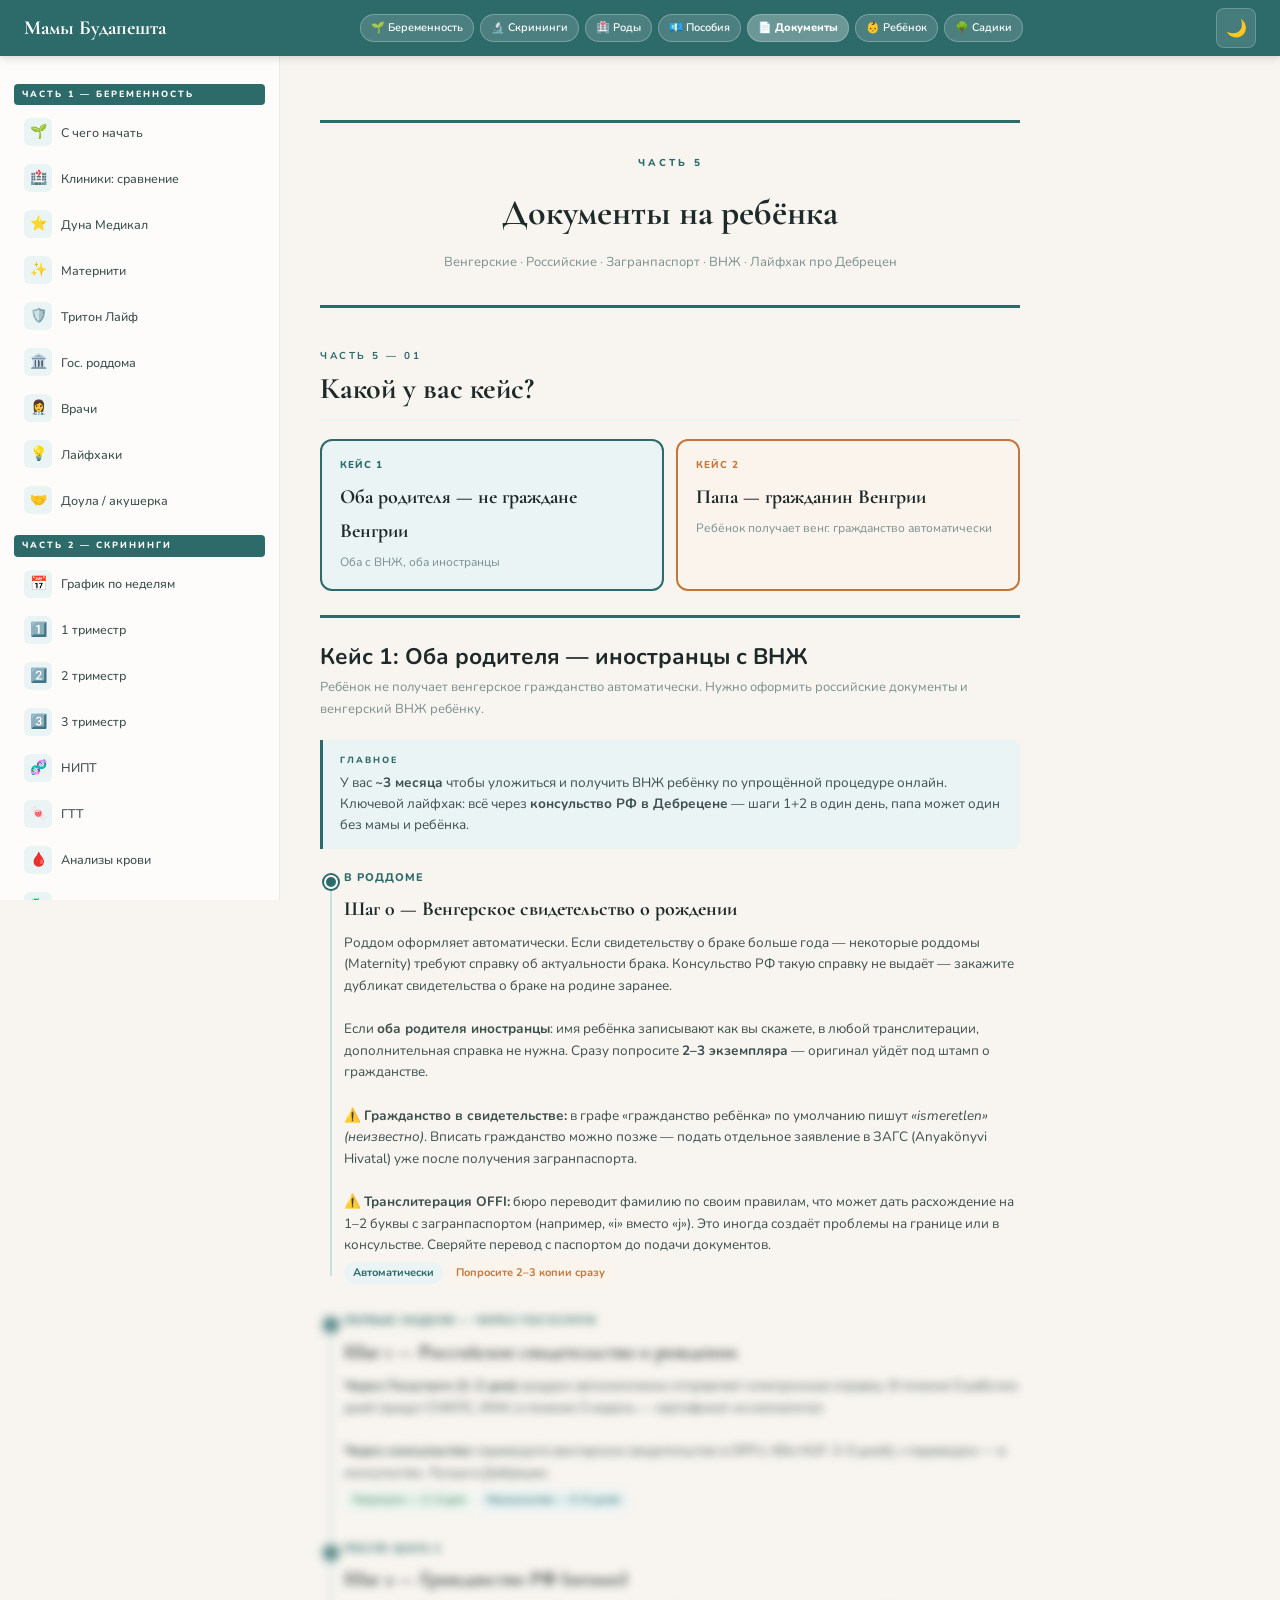
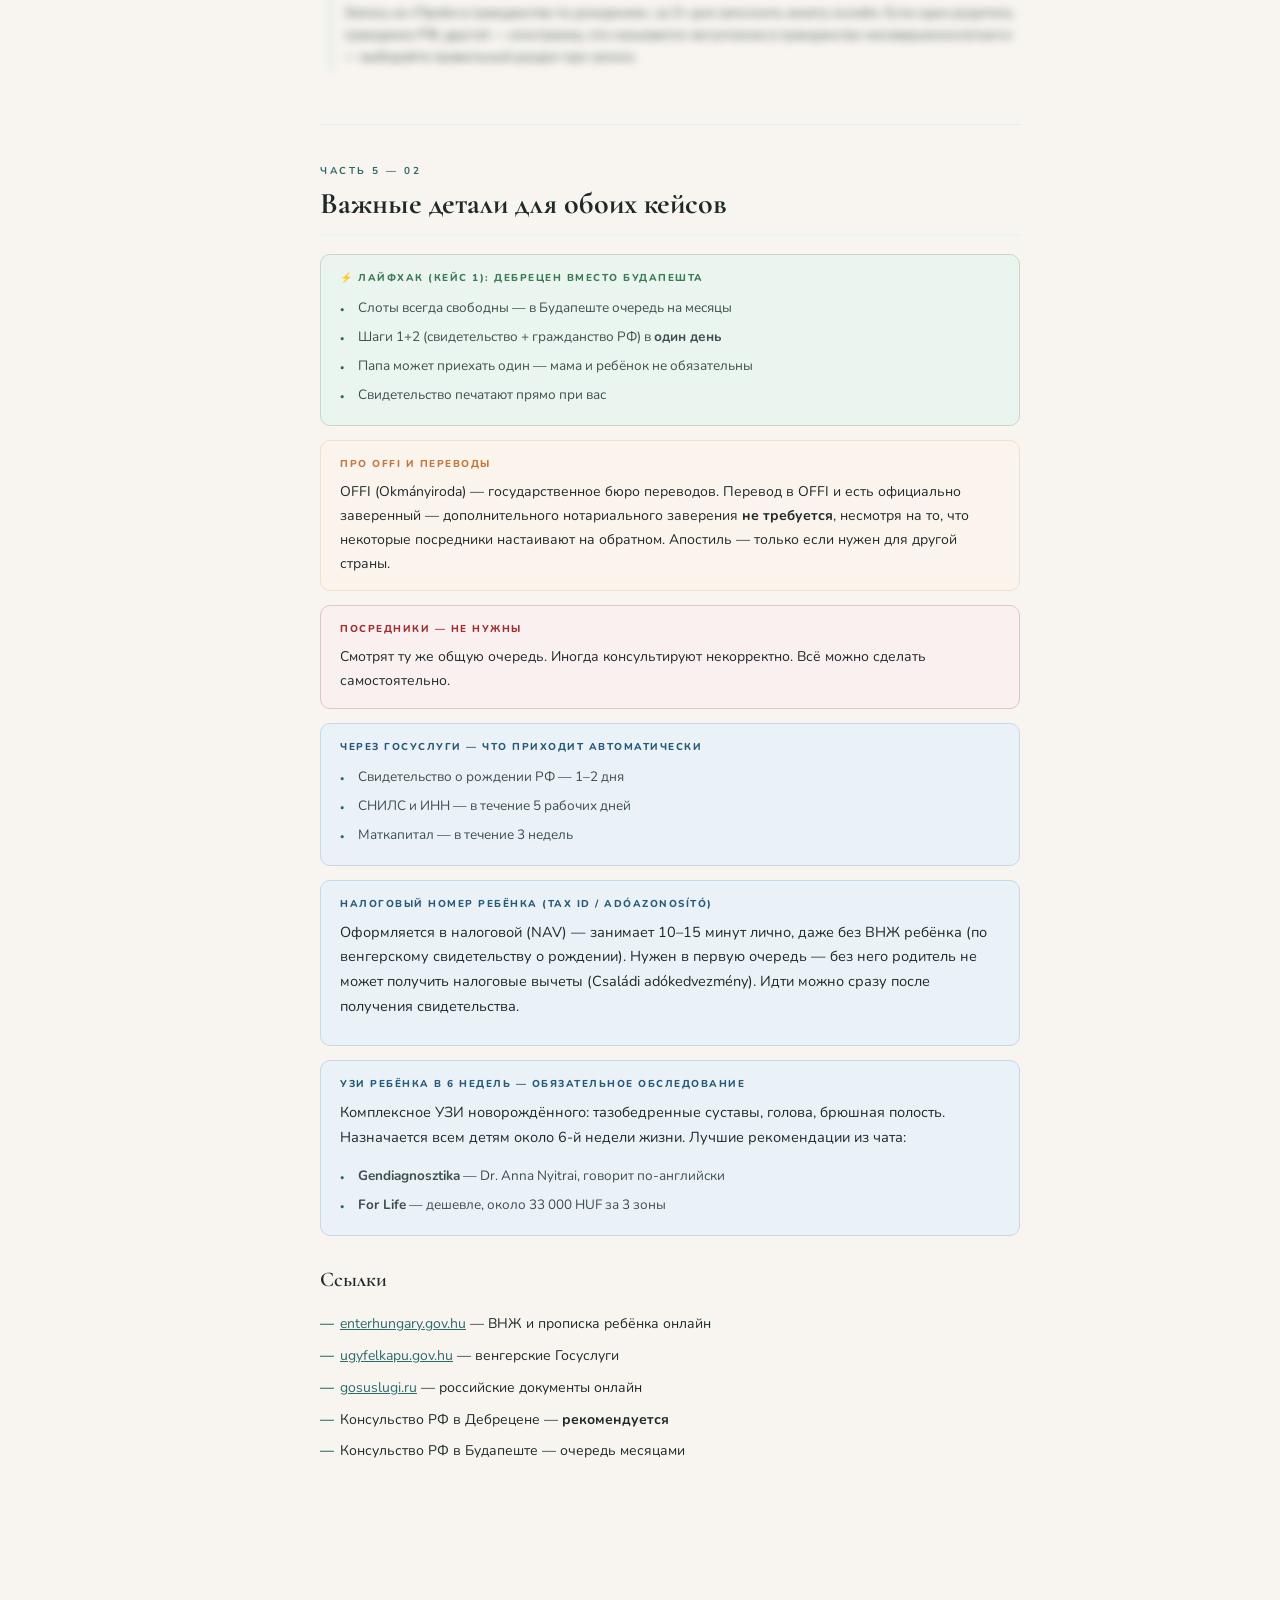
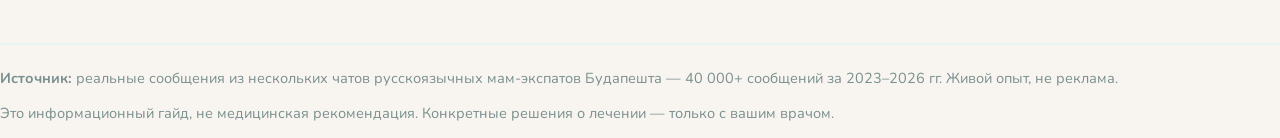
<file: website/documents.html>
<!DOCTYPE html>
<html lang="ru">
<head>
<meta charset="UTF-8">
<meta name="viewport" content="width=device-width, initial-scale=1.0">
<meta name="color-scheme" content="light">
<title>Документы на ребёнка в Венгрии</title>
<meta name="description" content="Документы на ребёнка в Венгрии: свидетельство о рождении, TAJ-карта, ВНЖ, загранпаспорт. Порядок оформления для иностранцев в Будапеште.">
<link rel="icon" href="data:image/svg+xml,<svg xmlns=%22http://www.w3.org/2000/svg%22><text y=%22.9em%22 font-size=%2290%22>🌱</text></svg>">
<link rel="canonical" href="https://budapest-mamas.netlify.app/documents.html">
<meta property="og:type" content="website">
<meta property="og:locale" content="ru_RU">
<meta property="og:site_name" content="Мамы Будапешта">
<meta property="og:title" content="Документы на ребёнка в Венгрии">
<meta property="og:description" content="Документы на ребёнка в Венгрии: свидетельство о рождении, TAJ-карта, ВНЖ, загранпаспорт. Порядок оформления для иностранцев в Будапеште.">
<meta property="og:url" content="https://budapest-mamas.netlify.app/documents.html">
<link rel="preconnect" href="https://fonts.googleapis.com">
<link href="https://fonts.googleapis.com/css2?family=Cormorant+Garamond:ital,wght@0,400;0,600;0,700;1,400&family=Nunito:wght@300;400;500;600;700&display=swap" rel="stylesheet">
<link rel="stylesheet" href="style.css">
</head>
<body>

<script>
(function(){
  if(localStorage.getItem('bp_theme')==='dark'){document.documentElement.setAttribute('data-theme','dark');}
  if(localStorage.getItem('bp_access')==='1') return;
  document.addEventListener('DOMContentLoaded',function(){
    document.querySelectorAll('.premium-wrap').forEach(function(w){ w.classList.add('locked'); });
  });
})();
</script>

<div class="sidebar-overlay" id="overlay" onclick="closeSidebar()"></div>
<div class="layout">
<header class="topbar">
  <div class="topbar-left">
    <button class="menu-btn" onclick="toggleSidebar()">
      <svg width="20" height="20" fill="none" stroke="currentColor" stroke-width="2" viewBox="0 0 24 24">
        <line x1="3" y1="6" x2="21" y2="6"/><line x1="3" y1="12" x2="21" y2="12"/><line x1="3" y1="18" x2="21" y2="18"/>
      </svg>
    </button>
    <div>
      <div class="topbar-logo">Мамы Будапешта</div>
      <div class="topbar-sub">Беременность и роды</div>
    </div>
  </div>
  <div class="topbar-pills">
    <a class="topbar-pill" href="index.html">🌱 Беременность</a>
    <a class="topbar-pill" href="screenings.html">🔬 Скрининги</a>
    <a class="topbar-pill" href="birth.html">🏥 Роды</a>
    <a class="topbar-pill" href="benefits.html">💶 Пособия</a>
    <a class="topbar-pill" href="documents.html" style="background:rgba(255,255,255,0.3);font-weight:800">📄 Документы</a>
    <a class="topbar-pill" href="baby.html">👶 Ребёнок</a>
    <a class="topbar-pill" href="sadiki.html">🌳 Садики</a>
  </div>
  <button class="theme-toggle" onclick="toggleTheme()" id="themeBtn" title="Тёмная/светлая тема">🌙</button>
</header>

<nav class="sidebar" id="sidebar">

  <span class="part-label">Часть 1 — Беременность</span>
  <div class="sidebar-section">
    <a class="nav-item" href="index.html#start" onclick="closeSidebar()"><div class="nav-icon">🌱</div> С чего начать</a>
    <a class="nav-item" href="index.html#clinics" onclick="closeSidebar()"><div class="nav-icon">🏥</div> Клиники: сравнение</a>
    <a class="nav-item" href="index.html#duna" onclick="closeSidebar()"><div class="nav-icon">⭐</div> Дуна Медикал</a>
    <a class="nav-item" href="index.html#maternity" onclick="closeSidebar()"><div class="nav-icon">✨</div> Матернити</a>
    <a class="nav-item" href="index.html#triton" onclick="closeSidebar()"><div class="nav-icon">🛡️</div> Тритон Лайф</a>
    <a class="nav-item" href="index.html#state" onclick="closeSidebar()"><div class="nav-icon">🏛️</div> Гос. роддома</a>
    <a class="nav-item" href="index.html#doctors" onclick="closeSidebar()"><div class="nav-icon">👩‍⚕️</div> Врачи</a>
    <a class="nav-item" href="index.html#tips" onclick="closeSidebar()"><div class="nav-icon">💡</div> Лайфхаки</a>
    <a class="nav-item" href="index.html#doula" onclick="closeSidebar()"><div class="nav-icon">🤝</div> Доула / акушерка</a>
  </div>

  <span class="part-label">Часть 2 — Скрининги</span>
  <div class="sidebar-section">
    <a class="nav-item" href="screenings.html#timeline" onclick="closeSidebar()"><div class="nav-icon">📅</div> График по неделям</a>
    <a class="nav-item" href="screenings.html#s1" onclick="closeSidebar()"><div class="nav-icon">1️⃣</div> 1 триместр</a>
    <a class="nav-item" href="screenings.html#s2" onclick="closeSidebar()"><div class="nav-icon">2️⃣</div> 2 триместр</a>
    <a class="nav-item" href="screenings.html#s3" onclick="closeSidebar()"><div class="nav-icon">3️⃣</div> 3 триместр</a>
    <a class="nav-item" href="screenings.html#nipt" onclick="closeSidebar()"><div class="nav-icon">🧬</div> НИПТ</a>
    <a class="nav-item" href="screenings.html#gtt" onclick="closeSidebar()"><div class="nav-icon">🍬</div> ГТТ</a>
    <a class="nav-item" href="screenings.html#blood" onclick="closeSidebar()"><div class="nav-icon">🩸</div> Анализы крови</a>
    <a class="nav-item" href="screenings.html#strep" onclick="closeSidebar()"><div class="nav-icon">🦠</div> Мазок на стрептококк</a>
    <a class="nav-item" href="screenings.html#clinics" onclick="closeSidebar()"><div class="nav-icon">🏥</div> Где делать</a>
  </div>

  <span class="part-label">Часть 3 — Роды</span>
  <div class="sidebar-section">
    <a class="nav-item" href="birth.html#intro" onclick="closeSidebar()"><div class="nav-icon">🗺️</div> Выбор роддома</a>
    <a class="nav-item" href="birth.html#contract" onclick="closeSidebar()"><div class="nav-icon">📝</div> Контракт</a>
    <a class="nav-item" href="birth.html#prices" onclick="closeSidebar()"><div class="nav-icon">💰</div> Цены 2026</a>
    <a class="nav-item" href="birth.html#when" onclick="closeSidebar()"><div class="nav-icon">🚗</div> Когда ехать</a>
    <a class="nav-item" href="birth.html#labor" onclick="closeSidebar()"><div class="nav-icon">🌊</div> В родзале</a>
    <a class="nav-item" href="birth.html#epidural" onclick="closeSidebar()"><div class="nav-icon">💉</div> Эпидуралка</a>
    <a class="nav-item" href="birth.html#cs" onclick="closeSidebar()"><div class="nav-icon">⚕️</div> Кесарево</a>
    <a class="nav-item" href="birth.html#postnatal" onclick="closeSidebar()"><div class="nav-icon">🌸</div> Послеродовой</a>
    <a class="nav-item" href="birth.html#pack" onclick="closeSidebar()"><div class="nav-icon">🎒</div> Что взять</a>
    <a class="nav-item" href="birth.html#recover" onclick="closeSidebar()"><div class="nav-icon">💪</div> Восстановление</a>
  </div>

  <span class="part-label">Часть 4 — Пособия</span>
  <div class="sidebar-section">
    <a class="nav-item" href="benefits.html#overview" onclick="closeSidebar()"><div class="nav-icon">🗺️</div> Схема выплат</a>
    <a class="nav-item" href="benefits.html#who" onclick="closeSidebar()"><div class="nav-icon">✅</div> Кому положено</a>
    <a class="nav-item" href="benefits.html#csed" onclick="closeSidebar()"><div class="nav-icon">👶</div> CSED</a>
    <a class="nav-item" href="benefits.html#gyed" onclick="closeSidebar()"><div class="nav-icon">🌱</div> GYED</a>
    <a class="nav-item" href="benefits.html#gyes" onclick="closeSidebar()"><div class="nav-icon">🏠</div> GYES</a>
    <a class="nav-item" href="benefits.html#potlek" onclick="closeSidebar()"><div class="nav-icon">💶</div> Детское пособие</a>
    <a class="nav-item" href="benefits.html#extras" onclick="closeSidebar()"><div class="nav-icon">⭐</div> Льготы 2026</a>
    <a class="nav-item" href="benefits.html#expat" onclick="closeSidebar()"><div class="nav-icon">🌍</div> Для экспатов</a>
    <a class="nav-item" href="benefits.html#howto" onclick="closeSidebar()"><div class="nav-icon">📋</div> Как оформить</a>
  </div>

  <span class="part-label">Часть 5 — Документы</span>
  <div class="sidebar-section">
    <a class="nav-item" href="#docs-overview" onclick="closeSidebar()"><div class="nav-icon">📋</div> Порядок оформления</a>
    <a class="nav-item" href="#docs-tips" onclick="closeSidebar()"><div class="nav-icon">⚡</div> Лайфхаки</a>
  </div>

  <span class="part-label">Часть 6 — Ребёнок</span>
  <div class="sidebar-section">
    <a class="nav-item" href="baby.html#pediatr" onclick="closeSidebar()"><div class="nav-icon">👶</div> Педиатр: как найти</a>
    <a class="nav-item" href="baby.html#first-visit" onclick="closeSidebar()"><div class="nav-icon">📋</div> Первый визит</a>
    <a class="nav-item" href="baby.html#vedono" onclick="closeSidebar()"><div class="nav-icon">🏠</div> Védőnő</a>
    <a class="nav-item" href="baby.html#taj-child" onclick="closeSidebar()"><div class="nav-icon">💳</div> TAJ-карта</a>
    <a class="nav-item" href="baby.html#vaccines" onclick="closeSidebar()"><div class="nav-icon">💉</div> Прививки</a>
    <a class="nav-item" href="baby.html#extra-vaccines" onclick="closeSidebar()"><div class="nav-icon">➕</div> Доп. прививки</a>
    <a class="nav-item" href="baby.html#specialists" onclick="closeSidebar()"><div class="nav-icon">🩺</div> Специалисты</a>
    <a class="nav-item" href="baby.html#uzis" onclick="closeSidebar()"><div class="nav-icon">🔬</div> УЗИ до года</a>
    <a class="nav-item" href="baby.html#emergency" onclick="closeSidebar()"><div class="nav-icon">🚨</div> Скорая</a>
    <a class="nav-item" href="baby.html#hospitals" onclick="closeSidebar()"><div class="nav-icon">🏥</div> Больницы</a>
    <a class="nav-item" href="baby.html#sick" onclick="closeSidebar()"><div class="nav-icon">🤒</div> Ребёнок заболел</a>
    <a class="nav-item" href="baby.html#pharmacy" onclick="closeSidebar()"><div class="nav-icon">💊</div> Аптечка</a>
    <a class="nav-item" href="baby.html#hospital-bag" onclick="closeSidebar()"><div class="nav-icon">🧳</div> Что взять в больницу</a>
  </div>

  <span class="part-label">Часть 7 — Садики</span>
  <div class="sidebar-section">
    <a class="nav-item" href="sadiki.html#intro" onclick="closeSidebar()"><div class="nav-icon">🏫</div> Ясли vs сад</a>
    <a class="nav-item" href="sadiki.html#state-vs-private" onclick="closeSidebar()"><div class="nav-icon">🏛️</div> Гос. vs частный</a>
    <a class="nav-item" href="sadiki.html#private-gardens" onclick="closeSidebar()"><div class="nav-icon">🌱</div> Частные сады</a>
    <a class="nav-item" href="sadiki.html#enrollment" onclick="closeSidebar()"><div class="nav-icon">📋</div> Запись в гос. сад</a>
    <a class="nav-item" href="sadiki.html#adaptation" onclick="closeSidebar()"><div class="nav-icon">💚</div> Адаптация</a>
    <a class="nav-item" href="sadiki.html#schools" onclick="closeSidebar()"><div class="nav-icon">🎓</div> Школы</a>
    <a class="nav-item" href="sadiki.html#nannies" onclick="closeSidebar()"><div class="nav-icon">🤱</div> Няни</a>
  </div>
</nav>

<main class="main">

<div id="part5-divider" style="scroll-margin-top:72px; margin: 32px 0 40px;">
  <div style="text-align:center; padding: 32px 0; border-top: 3px solid var(--teal); border-bottom: 3px solid var(--teal);">
    <div style="font-size:10px; font-weight:800; letter-spacing:3px; text-transform:uppercase; color:var(--teal); margin-bottom:10px;">ЧАСТЬ 5</div>
    <h1 style="font-family:'Cormorant Garamond', serif; font-size:36px; font-weight:700; color:var(--ink); margin:0;">Документы на ребёнка</h1>
    <div style="font-size:13px; color:var(--muted); margin-top:8px;">Венгерские · Российские · Загранпаспорт · ВНЖ · Лайфхак про Дебрецен</div>
  </div>
</div>

<section id="docs-overview" style="scroll-margin-top:72px">
  <div class="section-eyebrow">ЧАСТЬ 5 — 01</div>
  <h2>Какой у вас кейс?</h2>

  <div class="case-grid">
    <div style="background:var(--teal-pale); border:2px solid var(--teal); border-radius:12px; padding:16px 18px; cursor:pointer;" onclick="location.href='#case-both'">
      <div style="font-size:10px;font-weight:800;letter-spacing:1px;text-transform:uppercase;color:var(--teal);margin-bottom:6px">Кейс 1</div>
      <div style="font-family:'Cormorant Garamond',serif;font-size:20px;font-weight:700">Оба родителя — не граждане Венгрии</div>
      <div style="font-size:12px;color:var(--muted);margin-top:4px">Оба с ВНЖ, оба иностранцы</div>
    </div>
    <div style="background:var(--amber-pale); border:2px solid var(--amber); border-radius:12px; padding:16px 18px; cursor:pointer;" onclick="location.href='#case-hungarian'">
      <div style="font-size:10px;font-weight:800;letter-spacing:1px;text-transform:uppercase;color:var(--amber);margin-bottom:6px">Кейс 2</div>
      <div style="font-family:'Cormorant Garamond',serif;font-size:20px;font-weight:700">Папа — гражданин Венгрии</div>
      <div style="font-size:12px;color:var(--muted);margin-top:4px">Ребёнок получает венг. гражданство автоматически</div>
    </div>
  </div>

  <div id="case-both" style="scroll-margin-top:72px">
  <h2 style="border-top:3px solid var(--teal);padding-top:20px">Кейс 1: Оба родителя — иностранцы с ВНЖ</h2>
  <p style="color:var(--muted);font-size:13px;margin-bottom:20px">Ребёнок не получает венгерское гражданство автоматически. Нужно оформить российские документы и венгерский ВНЖ ребёнку.</p>

  <div class="tldr">
    <div class="tldr-label">Главное</div>
    <p>У вас <strong>~3 месяца</strong> чтобы уложиться и получить ВНЖ ребёнку по упрощённой процедуре онлайн. Ключевой лайфхак: всё через <strong>консульство РФ в Дебрецене</strong> — шаги 1+2 в один день, папа может один без мамы и ребёнка.</p>
  </div>

  <div class="timeline">
    <div class="tl-item">
      <div class="tl-dot"></div>
      <div class="tl-period">В роддоме</div>
      <div class="tl-title">Шаг 0 — Венгерское свидетельство о рождении</div>
      <div class="tl-body">Роддом оформляет автоматически. Если свидетельству о браке больше года — некоторые роддомы (Maternity) требуют справку об актуальности брака. Консульство РФ такую справку не выдаёт — закажите дубликат свидетельства о браке на родине заранее.<br><br>
      Если <strong>оба родителя иностранцы</strong>: имя ребёнка записывают как вы скажете, в любой транслитерации, дополнительная справка не нужна. Сразу попросите <strong>2–3 экземпляра</strong> — оригинал уйдёт под штамп о гражданстве.<br><br>
      ⚠️ <strong>Гражданство в свидетельстве:</strong> в графе «гражданство ребёнка» по умолчанию пишут <em>«ismeretlen» (неизвестно)</em>. Вписать гражданство можно позже — подать отдельное заявление в ЗАГС (Anyakönyvi Hivatal) уже после получения загранпаспорта.<br><br>
      ⚠️ <strong>Транслитерация OFFI:</strong> бюро переводит фамилию по своим правилам, что может дать расхождение на 1–2 буквы с загранпаспортом (например, «i» вместо «j»). Это иногда создаёт проблемы на границе или в консульстве. Сверяйте перевод с паспортом до подачи документов.</div>
      <div><span class="tl-tag tag-teal">Автоматически</span><span class="tl-tag tag-amber">Попросите 2–3 копии сразу</span></div>
    </div>
  </div>
  </div>

  <div class="premium-wrap"><div class="premium-content">
  <div class="timeline" style="margin-top:0">
    <div class="tl-item">
      <div class="tl-dot"></div>
      <div class="tl-period">Первые недели — через Госуслуги</div>
      <div class="tl-title">Шаг 1 — Российское свидетельство о рождении</div>
      <div class="tl-body"><strong>Через Госуслуги (1–2 дня):</strong> роддом автоматически отправляет электронную справку. В течение 5 рабочих дней придут СНИЛС, ИНН, в течение 3 недель — сертификат на маткапитал.<br><br>
      <strong>Через консульство:</strong> переводите венгерское свидетельство в OFFI (~60к HUF, 3–5 дней), с переводом — в консульство. Лучше в Дебрецен.</div>
      <div><span class="tl-tag tag-green">Госуслуги — 1–2 дня</span><span class="tl-tag tag-teal">Консульство — 3–5 дней</span></div>
    </div>

    <div class="tl-item">
      <div class="tl-dot"></div>
      <div class="tl-period">После шага 1</div>
      <div class="tl-title">Шаг 2 — Гражданство РФ (штамп)</div>
      <div class="tl-body">Запись на «Приём в гражданство по рождению», за 3+ дня заполнить анкету онлайн. Если один родитель гражданин РФ, другой — иностранец: это называется «вступление в гражданство несовершеннолетнего» — выбирайте правильный раздел при записи.<br><br>
      ⚡ <strong>В Дебрецене:</strong> шаги 1+2 в один день. В Будапеште — до 4 месяцев.</div>
      <div><span class="tl-tag tag-green">Дебрецен: 1 день</span><span class="tl-tag tag-red">Будапешт: до 4 мес</span></div>
    </div>

    <div class="tl-item">
      <div class="tl-dot amber"></div>
      <div class="tl-period">После шага 2</div>
      <div class="tl-title">Шаг 3 — Загранпаспорт РФ</div>
      <div class="tl-body">Электронное заявление на сайте консульства минимум за 3 дня до визита. Первый загран — на 5 лет, печатается в Венгрии, срок ~2 недели. Биометрический на 10 лет — ~4 месяца.<br><br>
      Документы: заявление (эл.), свидетельство со штампом + копия, загран родителя + копия, 4 фото (треть займёт голограмма — лицо не должно заполнять всё фото).<br><br>
      ⚠️ <strong>Без загранпаспорта нельзя подать на ВНЖ</strong> — и нельзя выехать из Венгрии.</div>
      <div><span class="tl-tag tag-amber">5-летний: ~2 недели</span><span class="tl-tag tag-red">10-летний: ~4 месяца (печатают в РФ)</span></div>
    </div>

    <div class="tl-item">
      <div class="tl-dot blue"></div>
      <div class="tl-period">После шага 3 — до 3 месяцев с рождения</div>
      <div class="tl-title">Шаг 4 — ВНЖ Венгрии</div>
      <div class="tl-body">Онлайн через <a href="https://enterhungary.gov.hu/eh/" target="_blank" style="color:var(--teal)">enterhungary.gov.hu</a> → «Announcement of the birth of a child».<br><br>
      Документы: загранпаспорт ребёнка + копия, свидетельство + перевод на венгерский (или венгерское свидетельство), скан ВНЖ работающего родителя, разрешение от собственника жилья, договор аренды.<br><br>
      ⚠️ После отправки в течение 14 дней придёт форма на подпись — распечатайте и загрузите в to-do list.<br><br>
      Страховка: по опыту чата несколько семей получили ВНЖ <strong>без страховки</strong>. TAJ-карта по ВНЖ воссоединения не положена.</div>
      <div><span class="tl-tag tag-blue">10–14 дней, карточка по почте</span></div>
    </div>

    <div class="tl-item">
      <div class="tl-dot blue"></div>
      <div class="tl-period">После ВНЖ</div>
      <div class="tl-title">Шаг 5 — Прописка (QR-код)</div>
      <div class="tl-body">Через <a href="https://enterhungary.gov.hu/eh/" target="_blank" style="color:var(--teal)">enterhungary.gov.hu</a> после получения карточки ВНЖ.</div>
      <div><span class="tl-tag tag-teal">Онлайн</span></div>
    </div>
  </div>

  <div id="case-hungarian" style="scroll-margin-top:72px; margin-top:40px;">
  <h2 style="border-top:3px solid var(--amber);padding-top:20px">Кейс 2: Папа — гражданин Венгрии</h2>
  <p style="color:var(--muted);font-size:13px;margin-bottom:20px">Ребёнок получает венгерское гражданство автоматически по праву крови. Порядок принципиально другой.</p>

  <div class="tldr">
    <div class="tldr-label">Главное</div>
    <p>Ребёнок <strong>автоматически венгерский гражданин</strong>. TAJ-карта выдаётся. Действительность брака проверяется через базу Kormányablak — дополнительных справок не нужно. Российские документы — по желанию.</p>
  </div>

  <div class="timeline">
    <div class="tl-item">
      <div class="tl-dot amber"></div>
      <div class="tl-period">В роддоме / через несколько дней</div>
      <div class="tl-title">Шаг 0 — Венгерское свидетельство о рождении</div>
      <div class="tl-body">Роддом оформляет автоматически. Если папа венгр — Kormányablak проверяет действительность брака по своей базе, дополнительных справок не нужно. В свидетельстве в графе гражданство <strong>будет указано венгерское</strong> (по умолчанию).<br><br>
      При нестандартном имени: если имя не из венгерского разрешённого списка — нужно согласование. Уточните в роддоме заранее.</div>
      <div><span class="tl-tag tag-amber">Автоматически</span></div>
    </div>

    <div class="tl-item">
      <div class="tl-dot amber"></div>
      <div class="tl-period">После свидетельства</div>
      <div class="tl-title">Шаг 1 — Венгерский ID и документы гражданина</div>
      <div class="tl-body">Ребёнок как гражданин Венгрии получает személyi igazolvány (удостоверение личности) в Kormányablak. Автоматически присваивается adóazonosító (налоговый номер) — нужен для налоговых вычетов.<br><br>
      TAJ-карта выдаётся как гражданину — это значительно упрощает медицинское обслуживание. Программа babakötvény (облигации для малышей) тоже доступна.</div>
      <div><span class="tl-tag tag-amber">Kormányablak</span><span class="tl-tag tag-green">TAJ автоматически</span></div>
    </div>

    <div class="tl-item">
      <div class="tl-dot amber"></div>
      <div class="tl-period">По желанию</div>
      <div class="tl-title">Шаг 2 — Российские документы (если мама — гражданка РФ)</div>
      <div class="tl-body">Ребёнок имеет право на российское гражданство если мама — гражданка РФ. Порядок такой же как в кейсе 1, шаги 1–3. Но при записи в консульство это называется <strong>«вступление в гражданство несовершеннолетнего»</strong> — выбирайте правильный раздел, не «по рождению».<br><br>
      Апостиль на венгерском свидетельстве для консульства РФ обычно не нужен — уточните заранее. Для документов других стран (Украина, Беларусь) — апостиль нужен отдельно.</div>
      <div><span class="tl-tag tag-teal">По желанию</span></div>
    </div>
  </div>
  </div>
</section>

<hr>

<section id="docs-tips" style="scroll-margin-top:72px">
  <div class="section-eyebrow">ЧАСТЬ 5 — 02</div>
  <h2>Важные детали для обоих кейсов</h2>

  <div class="infobox success">
    <div class="infobox-title">⚡ Лайфхак (кейс 1): Дебрецен вместо Будапешта</div>
    <ul class="standard-list" style="margin:6px 0 0">
      <li>Слоты всегда свободны — в Будапеште очередь на месяцы</li>
      <li>Шаги 1+2 (свидетельство + гражданство РФ) в <strong>один день</strong></li>
      <li>Папа может приехать один — мама и ребёнок не обязательны</li>
      <li>Свидетельство печатают прямо при вас</li>
    </ul>
  </div>

  <div class="infobox note">
    <div class="infobox-title">Про OFFI и переводы</div>
    OFFI (Okmányiroda) — государственное бюро переводов. Перевод в OFFI и есть официально заверенный — дополнительного нотариального заверения <strong>не требуется</strong>, несмотря на то, что некоторые посредники настаивают на обратном. Апостиль — только если нужен для другой страны.
  </div>

  <div class="infobox warn">
    <div class="infobox-title">Посредники — не нужны</div>
    Смотрят ту же общую очередь. Иногда консультируют некорректно. Всё можно сделать самостоятельно.
  </div>

  <div class="infobox tip">
    <div class="infobox-title">Через Госуслуги — что приходит автоматически</div>
    <ul class="standard-list" style="margin:6px 0 0">
      <li>Свидетельство о рождении РФ — 1–2 дня</li>
      <li>СНИЛС и ИНН — в течение 5 рабочих дней</li>
      <li>Маткапитал — в течение 3 недель</li>
    </ul>
  </div>

  <div class="infobox tip">
    <div class="infobox-title">Налоговый номер ребёнка (Tax ID / adóazonosító)</div>
    <p>Оформляется в налоговой (NAV) — занимает 10–15 минут лично, даже без ВНЖ ребёнка (по венгерскому свидетельству о рождении). Нужен в первую очередь — без него родитель не может получить налоговые вычеты (Családi adókedvezmény). Идти можно сразу после получения свидетельства.</p>
  </div>

  <div class="infobox tip">
    <div class="infobox-title">УЗИ ребёнка в 6 недель — обязательное обследование</div>
    <p>Комплексное УЗИ новорождённого: тазобедренные суставы, голова, брюшная полость. Назначается всем детям около 6-й недели жизни. Лучшие рекомендации из чата:</p>
    <ul class="standard-list" style="margin:4px 0 0">
      <li><strong>Gendiagnosztika</strong> — Dr. Anna Nyitrai, говорит по-английски</li>
      <li><strong>For Life</strong> — дешевле, около 33 000 HUF за 3 зоны</li>
    </ul>
  </div>

  <h3>Ссылки</h3>
  <ul class="list">
    <li><a href="https://enterhungary.gov.hu/eh/" target="_blank" style="color:var(--teal)">enterhungary.gov.hu</a> — ВНЖ и прописка ребёнка онлайн</li>
    <li><a href="https://ugyfelkapu.gov.hu" target="_blank" style="color:var(--teal)">ugyfelkapu.gov.hu</a> — венгерские Госуслуги</li>
    <li><a href="https://gosuslugi.ru" target="_blank" style="color:var(--teal)">gosuslugi.ru</a> — российские документы онлайн</li>
    <li>Консульство РФ в Дебрецене — <strong>рекомендуется</strong></li>
    <li>Консульство РФ в Будапеште — очередь месяцами</li>
  </ul>
</section>
</div><!-- /premium-content -->
<div class="premium-overlay">
  <div class="prem-lock">🔒</div>
  <div class="prem-title">Полная версия гайда</div>
  <div class="prem-sub">Цены, контакты клиник и врачей, пошаговые инструкции</div>
  <div class="prem-price">3 500 HUF (~9 €) — доступ навсегда + обновления</div>
  <div class="prem-btns">
    <a href="https://t.me/omikova" class="prem-tg" target="_blank">Написать @omikova</a>
    <button class="prem-pw-link" onclick="premShowPw(this)">Уже есть пароль?</button>
  </div>
  <div class="prem-pw-form">
    <input type="password" placeholder="Введите пароль" onkeypress="if(event.key==='Enter')premCheckPw(this)">
    <button onclick="premCheckPw(this.previousElementSibling)">Войти</button>
    <span class="prem-err">Неверный пароль</span>
  </div>
</div>
</div><!-- /premium-wrap -->

<div class="footer-note">
  <p><strong>Источник:</strong> реальные сообщения из нескольких чатов русскоязычных мам-экспатов Будапешта — 40 000+ сообщений за 2023–2026 гг. Живой опыт, не реклама.</p>
  <p style="margin-top:8px">Это информационный гайд, не медицинская рекомендация. Конкретные решения о лечении — только с вашим врачом.</p>
</div>
</main>
</div>

<nav class="bottom-nav">
  <a class="bn-btn" href="index.html"><span class="bn-icon">🌱</span>Беременность</a>
  <a class="bn-btn" href="screenings.html"><span class="bn-icon">🔬</span>Скрининги</a>
  <a class="bn-btn" href="birth.html"><span class="bn-icon">🏥</span>Роды</a>
  <a class="bn-btn" href="benefits.html"><span class="bn-icon">💶</span>Пособия</a>
  <a class="bn-btn active" href="documents.html"><span class="bn-icon">📄</span>Документы</a>
  <a class="bn-btn" href="baby.html"><span class="bn-icon">👶</span>Ребёнок</a>
  <a class="bn-btn" href="sadiki.html"><span class="bn-icon">🌳</span>Садики</a>
</nav>

<div class="abbr-tooltip" id="abbr-tip"></div>
<script src="script.js"></script>
</body>
</html>
</file>
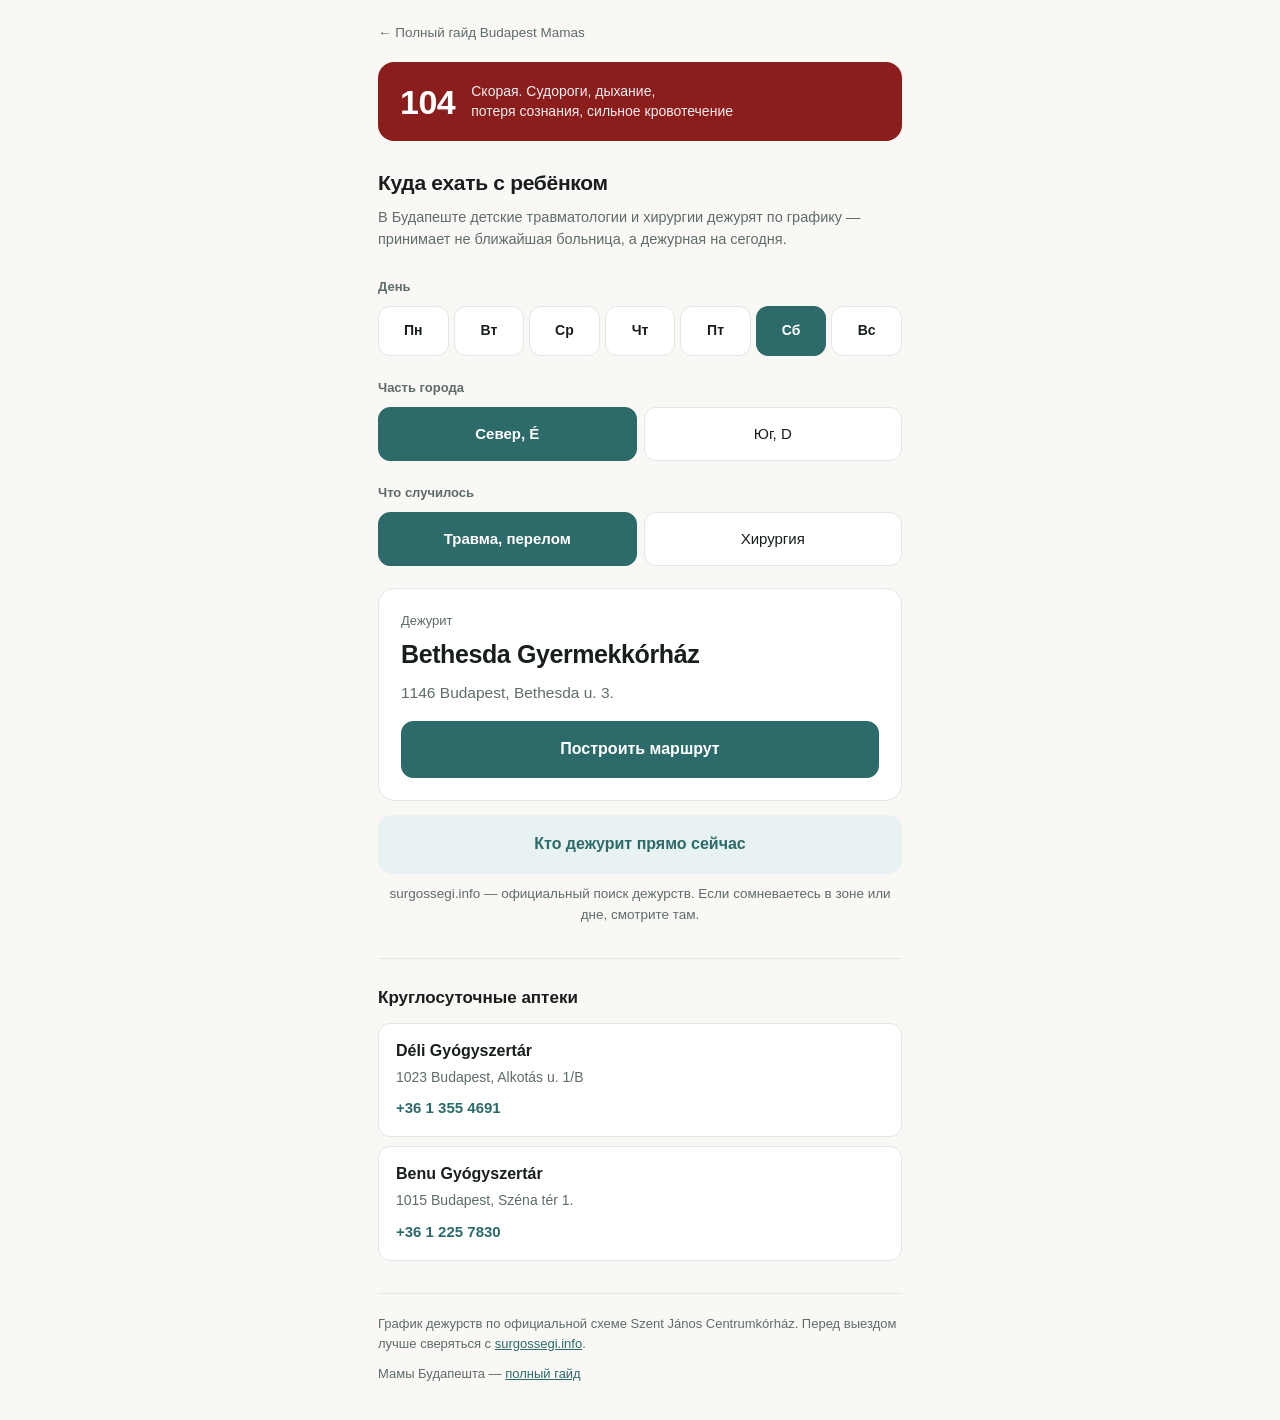
<file: website/emergency.html>
<!DOCTYPE html>
<html lang="ru">
<head>
<meta charset="UTF-8">
<meta name="viewport" content="width=device-width, initial-scale=1, viewport-fit=cover">
<title>Куда ехать с ребёнком — дежурные больницы Будапешта</title>
<meta name="description" content="Дежурные детские травматологии и хирургии Будапешта по дням недели. Скорая 104. Бесплатно, без регистрации.">
<meta name="theme-color" content="#8C1D1D">
<link rel="canonical" href="https://budapest-mamas.netlify.app/emergency.html">
<link rel="apple-touch-icon" href="data:image/svg+xml,%3Csvg xmlns='http://www.w3.org/2000/svg' viewBox='0 0 100 100'%3E%3Crect width='100' height='100' rx='22' fill='%238C1D1D'/%3E%3Cpath d='M40 20h20v20h20v20H60v20H40V60H20V40h20z' fill='white'/%3E%3C/svg%3E">
<style>
*,*::before,*::after{box-sizing:border-box;margin:0;padding:0}
:root{
  --bg:#FAF8F5; --card:#FFFFFF; --ink:#181D1D; --dim:#5E6C6C;
  --line:#E0E7E7; --teal:#2D6A6A; --tealbg:#E8F2F2;
  --red:#8C1D1D; --redbg:#FBEDED; --amber:#8A5510; --amberbg:#FBF2E5;
}
@media (prefers-color-scheme:dark){
  :root{
    --bg:#0E1414; --card:#161E1E; --ink:#E9F0F0; --dim:#93A5A5;
    --line:#23302F; --teal:#5FB8B8; --tealbg:#122626;
    --red:#F08A8A; --redbg:#2A1414; --amber:#E3A954; --amberbg:#2A2012;
  }
}
body{
  font-family:-apple-system,BlinkMacSystemFont,"Segoe UI",Roboto,"Helvetica Neue",sans-serif;
  background:var(--bg); color:var(--ink); line-height:1.55;
  -webkit-text-size-adjust:100%; -webkit-font-smoothing:antialiased;
  padding:20px 18px calc(36px + env(safe-area-inset-bottom));
  max-width:560px; margin:0 auto;
}
a{color:inherit}
:focus-visible{outline:3px solid var(--teal); outline-offset:3px; border-radius:6px}

.back{display:inline-block; font-size:13.5px; color:var(--dim); text-decoration:none; margin-bottom:18px}
.back:hover{color:var(--teal)}

.sos{
  display:flex; align-items:center; gap:16px;
  background:var(--red); color:#fff; text-decoration:none;
  border-radius:16px; padding:20px 22px; margin-bottom:26px;
}
.sos-num{font-size:34px; font-weight:800; letter-spacing:-.5px; line-height:1}
.sos-txt{font-size:14px; opacity:.92; line-height:1.4}

h1{font-size:21px; font-weight:700; letter-spacing:-.3px; margin-bottom:6px}
.lede{font-size:14.5px; color:var(--dim); margin-bottom:26px}

.q{font-size:13px; font-weight:700; color:var(--dim); margin-bottom:9px}
.row{display:grid; gap:7px; margin-bottom:22px}
.row-7{grid-template-columns:repeat(7,1fr); gap:5px}
.row-2{grid-template-columns:1fr 1fr}

button{
  font:inherit; cursor:pointer; color:var(--ink);
  background:var(--card); border:1.5px solid var(--line);
  border-radius:12px; min-height:54px; padding:10px 6px;
  font-size:15px; transition:none;
}
.row-7 button{font-size:14px; font-weight:600; min-height:50px; padding:8px 2px}
button[aria-pressed="true"]{
  background:var(--teal); border-color:var(--teal); color:#fff; font-weight:700;
}
@media (prefers-color-scheme:dark){ button[aria-pressed="true"]{color:#081414} }

.card{background:var(--card); border:1.5px solid var(--line); border-radius:16px; padding:22px; margin-bottom:14px}
.card-lbl{font-size:13px; color:var(--dim); margin-bottom:8px}
.card-name{font-size:25px; font-weight:700; letter-spacing:-.4px; line-height:1.2; margin-bottom:12px}
.card-addr{font-size:15.5px; color:var(--dim); white-space:pre-line; margin-bottom:16px}
.act{
  display:block; text-align:center; text-decoration:none;
  border:1.5px solid var(--teal); color:var(--teal);
  border-radius:12px; padding:15px; font-size:16px; font-weight:700; margin-top:9px;
}
.act-fill{background:var(--teal); color:#fff; border-color:var(--teal)}
@media (prefers-color-scheme:dark){ .act-fill{color:#081414} }

.note{background:var(--amberbg); color:var(--amber); border-radius:12px; padding:14px 16px; font-size:14px; margin-top:14px}

.live{
  display:block; text-align:center; text-decoration:none;
  background:var(--tealbg); color:var(--teal);
  border-radius:14px; padding:17px; font-size:16px; font-weight:700; margin-bottom:10px;
}
.hint{font-size:13.5px; color:var(--dim); text-align:center; margin-bottom:32px}

h2{font-size:17px; font-weight:700; margin:0 0 12px; padding-top:26px; border-top:1.5px solid var(--line)}
.ph{background:var(--card); border:1.5px solid var(--line); border-radius:12px; padding:15px 17px; margin-bottom:9px}
.ph-n{font-size:16px; font-weight:700; margin-bottom:3px}
.ph-a{font-size:14px; color:var(--dim)}
.ph-t{display:inline-block; margin-top:8px; font-size:15px; font-weight:700; color:var(--teal); text-decoration:none}

footer{margin-top:32px; padding-top:20px; border-top:1.5px solid var(--line); font-size:13px; color:var(--dim)}
footer a{color:var(--teal)}
</style>
</head>
<body>

<a class="back" href="/baby.html">← Полный гайд Budapest Mamas</a>

<a class="sos" href="tel:104">
  <span class="sos-num">104</span>
  <span class="sos-txt">Скорая. Судороги, дыхание,<br>потеря сознания, сильное кровотечение</span>
</a>

<h1>Куда ехать с ребёнком</h1>
<p class="lede">В Будапеште детские травматологии и хирургии дежурят по графику — принимает не ближайшая больница, а дежурная на сегодня.</p>

<p class="q">День</p>
<div class="row row-7" id="days">
  <button data-d="0">Пн</button><button data-d="1">Вт</button><button data-d="2">Ср</button>
  <button data-d="3">Чт</button><button data-d="4">Пт</button><button data-d="5">Сб</button>
  <button data-d="6">Вс</button>
</div>

<p class="q">Часть города</p>
<div class="row row-2" id="zones">
  <button data-z="E">Север, É</button>
  <button data-z="D">Юг, D</button>
</div>

<p class="q">Что случилось</p>
<div class="row row-2" id="kinds">
  <button data-k="t">Травма, перелом</button>
  <button data-k="s">Хирургия</button>
</div>

<div class="card" id="result"></div>

<a class="live" href="https://surgossegi.info" target="_blank">Кто дежурит прямо сейчас</a>
<p class="hint">surgossegi.info — официальный поиск дежурств. Если сомневаетесь в зоне или дне, смотрите там.</p>

<h2>Круглосуточные аптеки</h2>
<div class="ph">
  <p class="ph-n">Déli Gyógyszertár</p>
  <p class="ph-a">1023 Budapest, Alkotás u. 1/B</p>
  <a class="ph-t" href="tel:+3613554691">+36 1 355 4691</a>
</div>
<div class="ph">
  <p class="ph-n">Benu Gyógyszertár</p>
  <p class="ph-a">1015 Budapest, Széna tér 1.</p>
  <a class="ph-t" href="tel:+3612257830">+36 1 225 7830</a>
</div>

<footer>
  <p>График дежурств по официальной схеме Szent János Centrumkórház. Перед выездом лучше сверяться с <a href="https://surgossegi.info">surgossegi.info</a>.</p>
  <p style="margin-top:10px">Мамы Будапешта — <a href="/baby.html">полный гайд</a></p>
</footer>

<script>
var H = {
  beth: { n:"Bethesda Gyermekkórház", a:"1146 Budapest, Bethesda u. 3." },
  jan:  { n:"Szent János Kórház", a:"1125 Budapest, Diós árok 1–3.\nКорпус 19, вход для скорой", t:"+3614584525" },
  heim: { n:"Heim Pál", a:"1089 Budapest, Üllői út 86." },
  mann: { n:"Dr. Manninger Jenő Baleseti Központ", a:"1081 Budapest, Fiumei út 17." },
  sem:  { n:"Semmelweis, I. или II. клиника", a:"I. Sz. — 1083 Budapest, Bókay János u. 53–54.\nII. Sz. — 1094 Budapest, Tűzoltó u. 7.", alt:true }
};
var SCHED = {
  tE:["beth","jan","beth","heim","jan","beth","jan"],
  tD:["heim","mann","heim","mann","mann","heim","mann"],
  sE:["beth","jan","beth","sem","sem","beth","jan"],
  sD:["heim","jan","heim","sem","sem","heim","jan"]
};

var state = { d:(new Date().getDay() + 6) % 7, z:"E", k:"t" };

function esc(s){ return String(s).replace(/&/g,"&amp;").replace(/</g,"&lt;"); }

function render(){
  var h = H[ SCHED[state.k + state.z][state.d] ];
  var maps = "https://www.google.com/maps/search/?api=1&query=" + encodeURIComponent(h.n + ", Budapest");
  var html =
    '<p class="card-lbl">Дежурит</p>' +
    '<p class="card-name">' + esc(h.n) + '</p>' +
    '<p class="card-addr">' + esc(h.a) + '</p>' +
    '<a class="act act-fill" href="' + maps + '">Построить маршрут</a>';
  if (h.t) html += '<a class="act" href="tel:' + h.t + '">Позвонить в отделение</a>';
  if (h.alt) html += '<p class="note">Дежурство чередуется по чётности недели. Проверьте на surgossegi.info, прежде чем выезжать.</p>';
  document.getElementById("result").innerHTML = html;

  set("days", "d", state.d);
  set("zones", "z", state.z);
  set("kinds", "k", state.k);
}

function set(id, attr, val){
  var list = document.getElementById(id).getElementsByTagName("button");
  for (var i = 0; i < list.length; i++){
    list[i].setAttribute("aria-pressed", String(list[i].dataset[attr] == val));
  }
}

function bind(id, attr, cast){
  document.getElementById(id).addEventListener("click", function(e){
    var b = e.target.closest("button");
    if (!b) return;
    state[attr] = cast ? cast(b.dataset[attr]) : b.dataset[attr];
    render();
  });
}

bind("days", "d", Number);
bind("zones", "z");
bind("kinds", "k");
render();
</script>
</body>
</html>
</file>
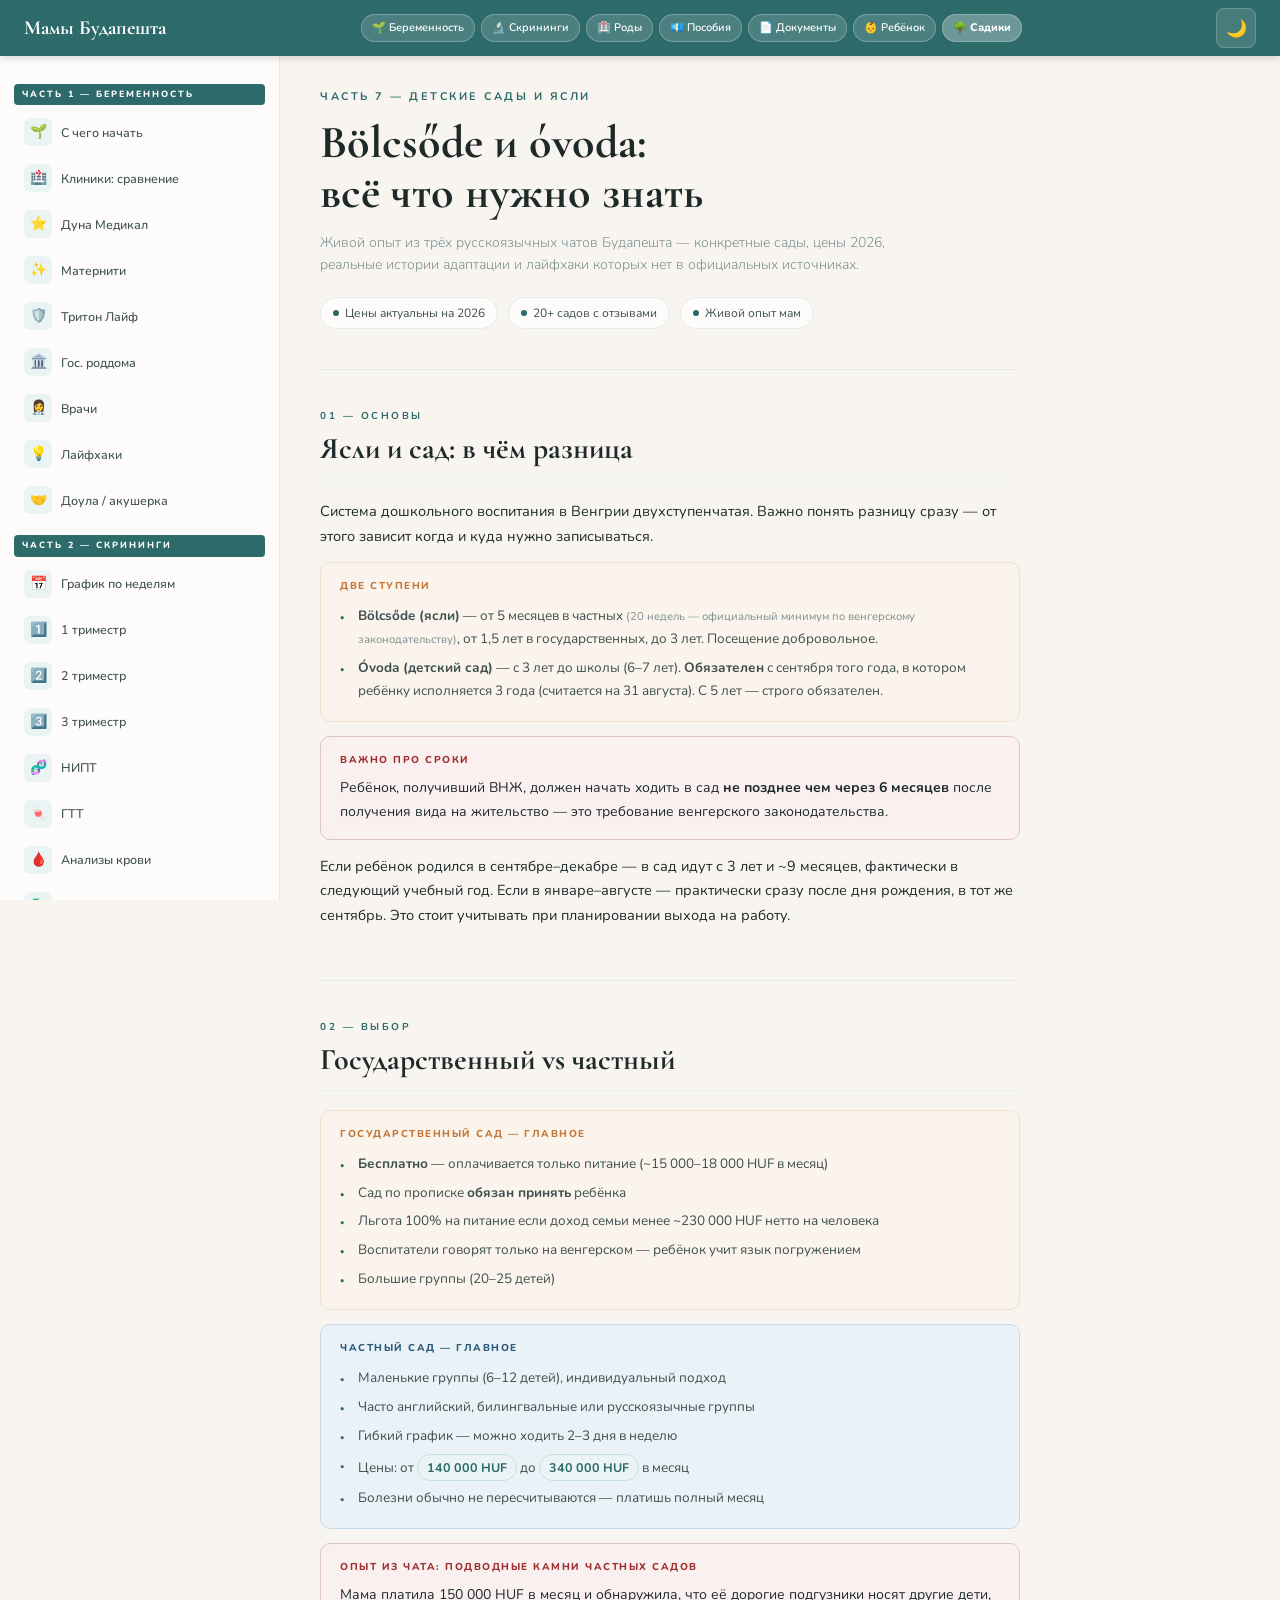
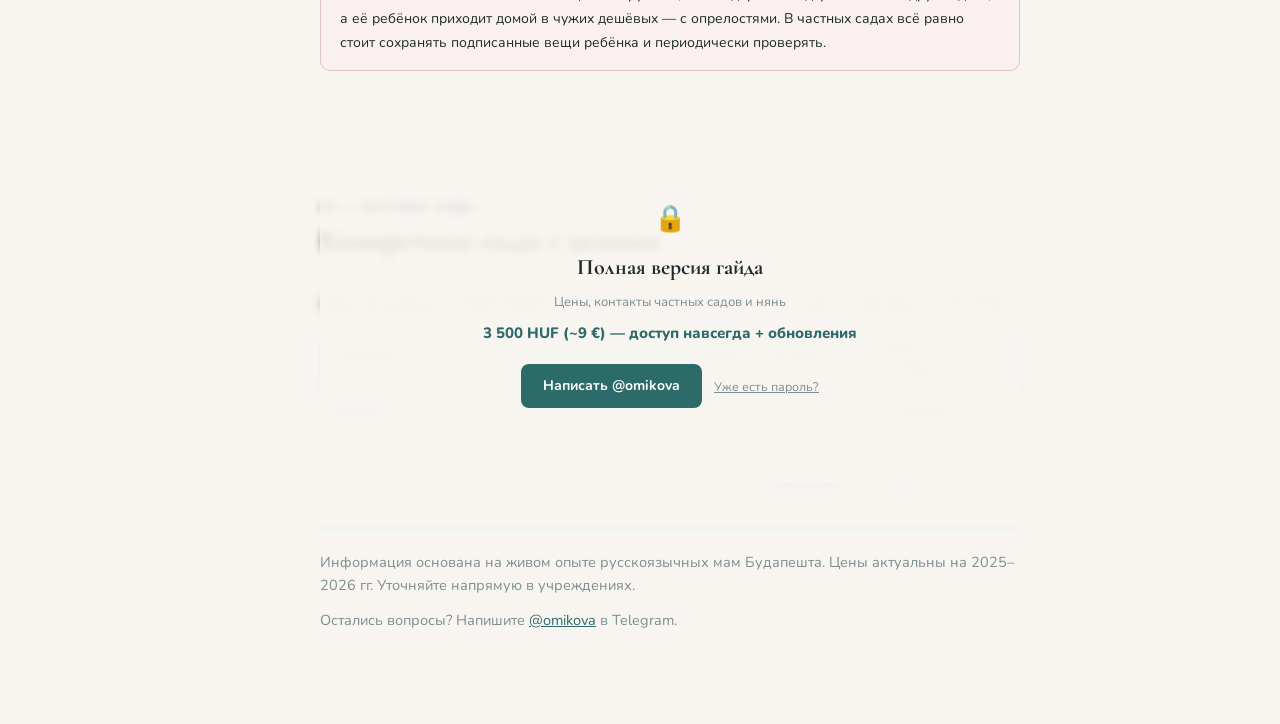
<file: website/sadiki.html>
<!DOCTYPE html>
<html lang="ru">
<head>
<meta charset="UTF-8">
<meta name="viewport" content="width=device-width, initial-scale=1.0">
<meta name="robots" content="index, follow">
<title>Детские сады и ясли в Будапеште — полный гайд</title>
<meta name="description" content="Детские сады и ясли в Будапеште: bölcsőde и óvoda, частные и государственные, очереди, адаптация, цены 2026. Опыт русскоязычных мам.">
<link rel="icon" href="data:image/svg+xml,<svg xmlns=%22http://www.w3.org/2000/svg%22><text y=%22.9em%22 font-size=%2290%22>🌱</text></svg>">
<link rel="canonical" href="https://budapest-mamas.netlify.app/sadiki.html">
<meta property="og:type" content="website">
<meta property="og:locale" content="ru_RU">
<meta property="og:site_name" content="Мамы Будапешта">
<meta property="og:title" content="Детские сады и ясли в Будапеште — полный гайд">
<meta property="og:description" content="Детские сады и ясли в Будапеште: bölcsőde и óvoda, частные и государственные, очереди, адаптация, цены 2026. Опыт русскоязычных мам.">
<meta property="og:url" content="https://budapest-mamas.netlify.app/sadiki.html">
<link rel="preconnect" href="https://fonts.googleapis.com">
<link href="https://fonts.googleapis.com/css2?family=Cormorant+Garamond:ital,wght@0,400;0,600;0,700;1,400&family=Nunito:wght@300;400;500;600;700&display=swap" rel="stylesheet">
<link rel="stylesheet" href="style.css">
</head>
<body>
<script>
(function(){
  if(localStorage.getItem('bp_theme')==='dark'){document.documentElement.setAttribute('data-theme','dark');}
  if(localStorage.getItem('bp_access')==='1') return;
  document.addEventListener('DOMContentLoaded',function(){
    document.querySelectorAll('.premium-wrap').forEach(function(w){ w.classList.add('locked'); });
  });
})();
</script>

<div class="sidebar-overlay" id="overlay" onclick="closeSidebar()"></div>

<div class="layout">
<header class="topbar">
  <div class="topbar-left">
    <button class="menu-btn" onclick="toggleSidebar()" aria-label="Меню">
      <svg width="20" height="20" fill="none" stroke="currentColor" stroke-width="2" viewBox="0 0 24 24">
        <line x1="3" y1="6" x2="21" y2="6"/><line x1="3" y1="12" x2="21" y2="12"/><line x1="3" y1="18" x2="21" y2="18"/>
      </svg>
    </button>
    <div>
      <div class="topbar-logo">Мамы Будапешта</div>
      <div class="topbar-sub">Детские сады и ясли</div>
    </div>
  </div>
  <div class="topbar-pills">
    <a class="topbar-pill" href="index.html">🌱 Беременность</a>
    <a class="topbar-pill" href="screenings.html">🔬 Скрининги</a>
    <a class="topbar-pill" href="birth.html">🏥 Роды</a>
    <a class="topbar-pill" href="benefits.html">💶 Пособия</a>
    <a class="topbar-pill" href="documents.html">📄 Документы</a>
    <a class="topbar-pill" href="baby.html">👶 Ребёнок</a>
    <a class="topbar-pill" href="sadiki.html" style="background:rgba(255,255,255,0.3);font-weight:800">🌳 Садики</a>
  </div>
  <button class="theme-toggle" onclick="toggleTheme()" id="themeBtn" title="Тёмная/светлая тема">🌙</button>
</header>

<nav class="sidebar" id="sidebar">
  <span class="part-label">Часть 1 — Беременность</span>
  <div class="sidebar-section">
    <a class="nav-item" href="index.html#start" onclick="closeSidebar()"><div class="nav-icon">🌱</div> С чего начать</a>
    <a class="nav-item" href="index.html#clinics" onclick="closeSidebar()"><div class="nav-icon">🏥</div> Клиники: сравнение</a>
    <a class="nav-item" href="index.html#duna" onclick="closeSidebar()"><div class="nav-icon">⭐</div> Дуна Медикал</a>
    <a class="nav-item" href="index.html#maternity" onclick="closeSidebar()"><div class="nav-icon">✨</div> Матернити</a>
    <a class="nav-item" href="index.html#triton" onclick="closeSidebar()"><div class="nav-icon">🛡️</div> Тритон Лайф</a>
    <a class="nav-item" href="index.html#state" onclick="closeSidebar()"><div class="nav-icon">🏛️</div> Гос. роддома</a>
    <a class="nav-item" href="index.html#doctors" onclick="closeSidebar()"><div class="nav-icon">👩‍⚕️</div> Врачи</a>
    <a class="nav-item" href="index.html#tips" onclick="closeSidebar()"><div class="nav-icon">💡</div> Лайфхаки</a>
    <a class="nav-item" href="index.html#doula" onclick="closeSidebar()"><div class="nav-icon">🤝</div> Доула / акушерка</a>
  </div>

  <span class="part-label">Часть 2 — Скрининги</span>
  <div class="sidebar-section">
    <a class="nav-item" href="screenings.html#timeline" onclick="closeSidebar()"><div class="nav-icon">📅</div> График по неделям</a>
    <a class="nav-item" href="screenings.html#s1" onclick="closeSidebar()"><div class="nav-icon">1️⃣</div> 1 триместр</a>
    <a class="nav-item" href="screenings.html#s2" onclick="closeSidebar()"><div class="nav-icon">2️⃣</div> 2 триместр</a>
    <a class="nav-item" href="screenings.html#s3" onclick="closeSidebar()"><div class="nav-icon">3️⃣</div> 3 триместр</a>
    <a class="nav-item" href="screenings.html#nipt" onclick="closeSidebar()"><div class="nav-icon">🧬</div> НИПТ</a>
    <a class="nav-item" href="screenings.html#gtt" onclick="closeSidebar()"><div class="nav-icon">🍬</div> ГТТ</a>
    <a class="nav-item" href="screenings.html#blood" onclick="closeSidebar()"><div class="nav-icon">🩸</div> Анализы крови</a>
    <a class="nav-item" href="screenings.html#strep" onclick="closeSidebar()"><div class="nav-icon">🦠</div> Мазок на стрептококк</a>
    <a class="nav-item" href="screenings.html#clinics" onclick="closeSidebar()"><div class="nav-icon">🏥</div> Где делать</a>
  </div>

  <span class="part-label">Часть 3 — Роды</span>
  <div class="sidebar-section">
    <a class="nav-item" href="birth.html#intro" onclick="closeSidebar()"><div class="nav-icon">🗺️</div> Выбор роддома</a>
    <a class="nav-item" href="birth.html#contract" onclick="closeSidebar()"><div class="nav-icon">📝</div> Контракт</a>
    <a class="nav-item" href="birth.html#prices" onclick="closeSidebar()"><div class="nav-icon">💰</div> Цены 2026</a>
    <a class="nav-item" href="birth.html#when" onclick="closeSidebar()"><div class="nav-icon">🚗</div> Когда ехать</a>
    <a class="nav-item" href="birth.html#labor" onclick="closeSidebar()"><div class="nav-icon">🌊</div> В родзале</a>
    <a class="nav-item" href="birth.html#epidural" onclick="closeSidebar()"><div class="nav-icon">💉</div> Эпидуралка</a>
    <a class="nav-item" href="birth.html#cs" onclick="closeSidebar()"><div class="nav-icon">⚕️</div> Кесарево</a>
    <a class="nav-item" href="birth.html#postnatal" onclick="closeSidebar()"><div class="nav-icon">🌸</div> Послеродовой</a>
    <a class="nav-item" href="birth.html#pack" onclick="closeSidebar()"><div class="nav-icon">🎒</div> Что взять</a>
    <a class="nav-item" href="birth.html#recover" onclick="closeSidebar()"><div class="nav-icon">💪</div> Восстановление</a>
  </div>

  <span class="part-label">Часть 4 — Пособия</span>
  <div class="sidebar-section">
    <a class="nav-item" href="benefits.html#overview" onclick="closeSidebar()"><div class="nav-icon">🗺️</div> Схема выплат</a>
    <a class="nav-item" href="benefits.html#who" onclick="closeSidebar()"><div class="nav-icon">✅</div> Кому положено</a>
    <a class="nav-item" href="benefits.html#csed" onclick="closeSidebar()"><div class="nav-icon">👶</div> CSED</a>
    <a class="nav-item" href="benefits.html#gyed" onclick="closeSidebar()"><div class="nav-icon">🌱</div> GYED</a>
    <a class="nav-item" href="benefits.html#gyes" onclick="closeSidebar()"><div class="nav-icon">🏠</div> GYES</a>
    <a class="nav-item" href="benefits.html#potlek" onclick="closeSidebar()"><div class="nav-icon">💶</div> Детское пособие</a>
    <a class="nav-item" href="benefits.html#extras" onclick="closeSidebar()"><div class="nav-icon">⭐</div> Льготы 2026</a>
    <a class="nav-item" href="benefits.html#expat" onclick="closeSidebar()"><div class="nav-icon">🌍</div> Для экспатов</a>
    <a class="nav-item" href="benefits.html#howto" onclick="closeSidebar()"><div class="nav-icon">📋</div> Как оформить</a>
    <a class="nav-item" href="benefits.html#work" onclick="closeSidebar()"><div class="nav-icon">💼</div> Работа и ИП в декрете</a>
  </div>

  <span class="part-label">Часть 5 — Документы</span>
  <div class="sidebar-section">
    <a class="nav-item" href="documents.html#docs-overview" onclick="closeSidebar()"><div class="nav-icon">📋</div> Порядок оформления</a>
    <a class="nav-item" href="documents.html#docs-tips" onclick="closeSidebar()"><div class="nav-icon">⚡</div> Лайфхаки</a>
  </div>

  <span class="part-label">Часть 6 — Ребёнок</span>
  <div class="sidebar-section">
    <a class="nav-item" href="baby.html#pediatr" onclick="closeSidebar()"><div class="nav-icon">👶</div> Педиатр: как найти</a>
    <a class="nav-item" href="baby.html#first-visit" onclick="closeSidebar()"><div class="nav-icon">📋</div> Первый визит</a>
    <a class="nav-item" href="baby.html#vedono" onclick="closeSidebar()"><div class="nav-icon">🏠</div> Védőnő</a>
    <a class="nav-item" href="baby.html#taj-child" onclick="closeSidebar()"><div class="nav-icon">💳</div> TAJ-карта</a>
    <a class="nav-item" href="baby.html#vaccines" onclick="closeSidebar()"><div class="nav-icon">💉</div> Прививки</a>
    <a class="nav-item" href="baby.html#extra-vaccines" onclick="closeSidebar()"><div class="nav-icon">➕</div> Доп. прививки</a>
    <a class="nav-item" href="baby.html#specialists" onclick="closeSidebar()"><div class="nav-icon">🩺</div> Специалисты</a>
    <a class="nav-item" href="baby.html#uzis" onclick="closeSidebar()"><div class="nav-icon">🔬</div> УЗИ до года</a>
    <a class="nav-item" href="baby.html#emergency" onclick="closeSidebar()"><div class="nav-icon">🚨</div> Скорая</a>
    <a class="nav-item" href="baby.html#hospitals" onclick="closeSidebar()"><div class="nav-icon">🏥</div> Больницы</a>
    <a class="nav-item" href="baby.html#sick" onclick="closeSidebar()"><div class="nav-icon">🤒</div> Ребёнок заболел</a>
    <a class="nav-item" href="baby.html#pharmacy" onclick="closeSidebar()"><div class="nav-icon">💊</div> Аптечка</a>
    <a class="nav-item" href="baby.html#hospital-bag" onclick="closeSidebar()"><div class="nav-icon">🧳</div> Что взять в больницу</a>
  </div>

  <span class="part-label">Часть 7 — Садики</span>
  <div class="sidebar-section">
    <a class="nav-item" href="#intro" onclick="closeSidebar()"><div class="nav-icon">🏫</div> Ясли vs сад</a>
    <a class="nav-item" href="#state-vs-private" onclick="closeSidebar()"><div class="nav-icon">🏛️</div> Гос. vs частный</a>
    <a class="nav-item" href="#private-gardens" onclick="closeSidebar()"><div class="nav-icon">🌱</div> Частные сады</a>
    <a class="nav-item" href="#bgc" onclick="closeSidebar()"><div class="nav-icon">🇬🇧</div> BGC (английский)</a>
    <a class="nav-item" href="#enrollment" onclick="closeSidebar()"><div class="nav-icon">📋</div> Запись в гос. сад</a>
    <a class="nav-item" href="#taj" onclick="closeSidebar()"><div class="nav-icon">💳</div> TAJ для яслей</a>
    <a class="nav-item" href="#adaptation" onclick="closeSidebar()"><div class="nav-icon">💚</div> Адаптация</a>
    <a class="nav-item" href="#language" onclick="closeSidebar()"><div class="nav-icon">🗣️</div> Язык</a>
    <a class="nav-item" href="#food" onclick="closeSidebar()"><div class="nav-icon">🍽️</div> Питание</a>
    <a class="nav-item" href="#systems" onclick="closeSidebar()"><div class="nav-icon">💻</div> KRÉTA / Ovipanel</a>
    <a class="nav-item" href="#tips" onclick="closeSidebar()"><div class="nav-icon">💡</div> Лайфхаки</a>
    <a class="nav-item" href="#what-to-bring" onclick="closeSidebar()"><div class="nav-icon">🎒</div> Что взять с собой</a>
    <a class="nav-item" href="#summer" onclick="closeSidebar()"><div class="nav-icon">☀️</div> Летний период</a>
    <a class="nav-item" href="#finance" onclick="closeSidebar()"><div class="nav-icon">💰</div> Как сэкономить</a>
    <a class="nav-item" href="#transfer" onclick="closeSidebar()"><div class="nav-icon">🔄</div> Перевод и логопед</a>
    <a class="nav-item" href="#watch-out" onclick="closeSidebar()"><div class="nav-icon">⚠️</div> На что обратить внимание</a>
    <a class="nav-item" href="#schools" onclick="closeSidebar()"><div class="nav-icon">🎓</div> Школы</a>
    <a class="nav-item" href="#nannies" onclick="closeSidebar()"><div class="nav-icon">🤱</div> Няни</a>
  </div>
</nav>

<main class="main">

<!-- HERO -->
<div class="hero">
  <div class="hero-eyebrow">Часть 7 — Детские сады и ясли</div>
  <h1>Bölcsőde и óvoda:<br>всё что нужно знать</h1>
  <p class="hero-sub">Живой опыт из трёх русскоязычных чатов Будапешта — конкретные сады, цены 2026, реальные истории адаптации и лайфхаки которых нет в официальных источниках.</p>
  <div class="hero-stats">
    <div class="stat-pill"><div class="stat-dot"></div> Цены актуальны на 2026</div>
    <div class="stat-pill"><div class="stat-dot"></div> 20+ садов с отзывами</div>
    <div class="stat-pill"><div class="stat-dot"></div> Живой опыт мам</div>
  </div>
</div>

<hr class="divider">

<!-- SECTION 1: ЯСЛИ VS САД -->
<section id="intro">
  <div class="section-eyebrow">01 — основы</div>
  <h2>Ясли и сад: в чём разница</h2>

  <p>Система дошкольного воспитания в Венгрии двухступенчатая. Важно понять разницу сразу — от этого зависит когда и куда нужно записываться.</p>

  <div class="info-box neutral">
    <div class="info-title">Две ступени</div>
    <ul class="standard-list" style="margin-bottom:0">
      <li><strong>Bölcsőde (ясли)</strong> — от 5 месяцев в частных <small style="color:var(--muted)">(20 недель — официальный минимум по венгерскому законодательству)</small>, от 1,5 лет в государственных, до 3 лет. Посещение добровольное.</li>
      <li><strong>Óvoda (детский сад)</strong> — с 3 лет до школы (6–7 лет). <strong>Обязателен</strong> с сентября того года, в котором ребёнку исполняется 3 года (считается на 31 августа). С 5 лет — строго обязателен.</li>
    </ul>
  </div>

  <div class="info-box warning">
    <div class="info-title">Важно про сроки</div>
    Ребёнок, получивший ВНЖ, должен начать ходить в сад <strong>не позднее чем через 6 месяцев</strong> после получения вида на жительство — это требование венгерского законодательства.
  </div>

  <p>Если ребёнок родился в сентябре–декабре — в сад идут с 3 лет и ~9 месяцев, фактически в следующий учебный год. Если в январе–августе — практически сразу после дня рождения, в тот же сентябрь. Это стоит учитывать при планировании выхода на работу.</p>
</section>

<hr class="divider">

<!-- SECTION 2: ГОС vs ЧАСТНЫЙ -->
<section id="state-vs-private">
  <div class="section-eyebrow">02 — выбор</div>
  <h2>Государственный vs частный</h2>

  <div class="info-box neutral">
    <div class="info-title">Государственный сад — главное</div>
    <ul class="standard-list" style="margin-bottom:0">
      <li><strong>Бесплатно</strong> — оплачивается только питание (~15 000–18 000 HUF в месяц)</li>
      <li>Сад по прописке <strong>обязан принять</strong> ребёнка</li>
      <li>Льгота 100% на питание если доход семьи менее ~230 000 HUF нетто на человека</li>
      <li>Воспитатели говорят только на венгерском — ребёнок учит язык погружением</li>
      <li>Большие группы (20–25 детей)</li>
    </ul>
  </div>

  <div class="info-box tip">
    <div class="info-title">Частный сад — главное</div>
    <ul class="standard-list" style="margin-bottom:0">
      <li>Маленькие группы (6–12 детей), индивидуальный подход</li>
      <li>Часто английский, билингвальные или русскоязычные группы</li>
      <li>Гибкий график — можно ходить 2–3 дня в неделю</li>
      <li>Цены: от <span class="price-block">140 000 HUF</span> до <span class="price-block">340 000 HUF</span> в месяц</li>
      <li>Болезни обычно не пересчитываются — платишь полный месяц</li>
    </ul>
  </div>

  <div class="info-box warning">
    <div class="info-title">Опыт из чата: подводные камни частных садов</div>
    Мама платила 150 000 HUF в месяц и обнаружила, что её дорогие подгузники носят другие дети, а её ребёнок приходит домой в чужих дешёвых — с опрелостями. В частных садах всё равно стоит сохранять подписанные вещи ребёнка и периодически проверять.
  </div>
</section>

<div class="premium-wrap"><div class="premium-content">
<hr class="divider">

<!-- SECTION 3: ЧАСТНЫЕ САДЫ -->
<section id="private-gardens">
  <div class="section-eyebrow">03 — частные сады</div>
  <h2>Конкретные сады с ценами</h2>

  <p>Цены актуальны на 2025–2026 учебный год. Уточняйте напрямую — растут ежегодно на 10–15%.</p>

  <table class="garden-table">
    <thead>
      <tr>
        <th>Название</th>
        <th>Район</th>
        <th>Цена/мес</th>
        <th>Язык / особенности</th>
      </tr>
    </thead>
    <tbody>
      <tr>
        <td><strong><a href="https://www.bilimbo.com" target="_blank" rel="noopener">Bilimbo</a></strong><br><small style="color:var(--muted)">Naphegy: Nyárs u.3 · Hűvösvölgy: Hidegkúti út 90/A. Дом + сад с животными, лошади, плавание</small></td>
        <td>I, II</td>
        <td>—</td>
        <td><span class="tag tag-mt">Монтессори</span><span class="tag tag-bi">HU</span></td>
      </tr>
      <tr>
        <td><strong><a href="https://habakukk.hu" target="_blank" rel="noopener">Habakukk</a></strong><br><small style="color:var(--muted)">Рядом с Millenáris, 3–5 дней/нед</small></td>
        <td>II</td>
        <td><span class="price-block">158–180к</span></td>
        <td><span class="tag tag-en">EN</span><span class="tag tag-bi">HU</span></td>
      </tr>
      <tr>
        <td><strong><a href="https://kidskiosk.eu" target="_blank" rel="noopener">Kids Kiosk</a></strong></td>
        <td>II</td>
        <td>—</td>
        <td><span class="tag tag-en">EN</span></td>
      </tr>
      <tr>
        <td><strong>Brit-Magyar</strong><br><small style="color:var(--muted)">Tárogató út</small></td>
        <td>II</td>
        <td>—</td>
        <td><span class="tag tag-en">EN</span><span class="tag tag-bi">HU</span></td>
      </tr>
      <tr>
        <td><strong>Törökvész</strong><br><small style="color:var(--muted)">Хорошая языковая адаптация</small></td>
        <td>II</td>
        <td>—</td>
        <td><span class="tag tag-bi">HU</span></td>
      </tr>
      <tr>
        <td><strong><a href="https://musichouse.hu" target="_blank" rel="noopener">Music House Óvoda</a></strong><br><small style="color:var(--muted)">Remetehegyi út 183</small></td>
        <td>III</td>
        <td>—</td>
        <td><span class="tag tag-bi">HU</span></td>
      </tr>
      <tr>
        <td><strong>Aprokák</strong><br><small style="color:var(--muted)">Ясли</small></td>
        <td>V</td>
        <td>—</td>
        <td>—</td>
      </tr>
      <tr>
        <td><strong>Fasori Kicsinyek Óvoda</strong><br><small style="color:var(--muted)">Városligeti fasor 28</small></td>
        <td>VI</td>
        <td>—</td>
        <td><span class="tag tag-bi">HU</span></td>
      </tr>
      <tr>
        <td><strong>Bóbita Óvoda</strong><br><small style="color:var(--muted)">Akácfa u. 32, есть дети из РФ и Украины</small></td>
        <td>VII</td>
        <td>—</td>
        <td><span class="tag tag-bi">HU</span></td>
      </tr>
      <tr>
        <td><strong><a href="https://mindenkid.hu" target="_blank" rel="noopener">MindenKid</a></strong><br><small style="color:var(--muted)">Район Corvin</small></td>
        <td>VIII–IX</td>
        <td><span class="price-block">~150к</span></td>
        <td><span class="tag tag-en">EN</span><span class="tag tag-bi">HU</span></td>
      </tr>
      <tr>
        <td><strong><a href="https://blue-elephants.hu" target="_blank" rel="noopener">Blue Elephants</a></strong></td>
        <td>XI</td>
        <td><span class="price-block">до 140к</span></td>
        <td><span class="tag tag-en">EN</span></td>
      </tr>
      <tr>
        <td><strong><a href="https://www.instagram.com/hellobrunodaycare/" target="_blank" rel="noopener">Hello Bruno</a></strong><br><small style="color:var(--muted)">Day care, 3 часа/сессия (Instagram)</small></td>
        <td>XI</td>
        <td><span class="price-block">~220€/мес×2р</span></td>
        <td><span class="tag tag-en">EN</span></td>
      </tr>
      <tr>
        <td><strong><a href="https://atoz.hu" target="_blank" rel="noopener">AtoZ</a></strong><br><small style="color:var(--muted)">Огромная площадка, сложно попасть</small></td>
        <td>XII</td>
        <td>—</td>
        <td><span class="tag tag-en">EN</span><span class="tag tag-bi">HU</span></td>
      </tr>
      <tr>
        <td><strong><a href="https://mothergoose.hu" target="_blank" rel="noopener">Mother Goose</a></strong><br><small style="color:var(--muted)">Есть бассейн</small></td>
        <td>XII</td>
        <td><span class="price-block">~175к</span></td>
        <td><span class="tag tag-en">EN</span></td>
      </tr>
      <tr>
        <td><strong><a href="https://montessorischool.hu" target="_blank" rel="noopener">Maxim &amp; Lotti</a></strong><br><small style="color:var(--muted)">2 филиала: Буда (Hárshegyi u.3) и Пешт (Egyetem tér 5). Зелёная территория, мамы хвалят</small></td>
        <td>II, V</td>
        <td><span class="price-block">~240к</span></td>
        <td><span class="tag tag-mt">Монтессори</span></td>
      </tr>
      <tr>
        <td><strong><a href="https://lanclanc.hu" target="_blank" rel="noopener">LankLank</a></strong><br><small style="color:var(--muted)">Монтессори, дешевле аналогов (Eszterlánc)</small></td>
        <td>—</td>
        <td>—</td>
        <td><span class="tag tag-mt">Монтессори</span></td>
      </tr>
      <tr>
        <td><strong>Bambi Óvoda</strong><br><small style="color:var(--muted)">Около Дунай Плазы</small></td>
        <td>XIII</td>
        <td>—</td>
        <td><span class="tag tag-ru">RU</span><span class="tag tag-bi">HU</span></td>
      </tr>
      <tr>
        <td><strong><a href="https://orchideaiskola.hu" target="_blank" rel="noopener">Orchidea</a></strong><br><small style="color:var(--muted)">Сад + школа + гимназия</small></td>
        <td>XIII, X</td>
        <td>высокая</td>
        <td><span class="tag tag-en">EN</span><span class="tag tag-bi">HU</span></td>
      </tr>
      <tr>
        <td><strong><a href="https://morzsaovi.hu" target="_blank" rel="noopener">Morzsa Sportóvoda</a></strong></td>
        <td>XV</td>
        <td>—</td>
        <td>Спорт</td>
      </tr>
    </tbody>
  </table>

  <div class="info-box neutral" style="margin-top:16px">
    <div class="info-title">Пригороды Будапешта</div>
    <ul class="standard-list" style="margin-bottom:0">
      <li><strong>LamaCuka</strong> (Üröm) — частные ясли от 1,5 до 4 лет, хорошие отзывы. Сайт: <a href="https://lamacuka.hu" target="_blank" rel="noopener">lamacuka.hu</a></li>
      <li><strong>Little Oak Tree</strong> (III р-н + филиал за городом) — маленькие группы, индивидуальный подход, скидка на второго ребёнка</li>
      <li>В Nagykovácsi, Budaörs и Törökbálint живёт много экспатов — местные сады принимают детей по прописке так же, как в Будапеште</li>
    </ul>
  </div>

  <h3>Русскоязычные варианты</h3>

  <div class="info-box neutral">
    <div class="info-title">Russian-English-Hungarian Kindergarten (б. Матрёшка)</div>
    <p style="margin-bottom:8px">Единственный полноценный сад с русским языком. Адрес: <strong>II район, Brassó u. 5</strong>. Сайт: <a href="https://oroszovoda.hu" target="_blank" rel="noopener">oroszovoda.hu</a></p>
    <p style="margin-bottom:0">Стоимость: около <span class="price-block">~400€ (~160 000 HUF)</span> в месяц.</p>
  </div>

  <div class="info-box neutral">
    <div class="info-title">Fine Club (V район, Астория) — <a href="https://fineclub-hu.com/" target="_blank" rel="noopener">fineclub-hu.com</a></div>
    <p style="margin-bottom:8px">Русскоязычный мини-сад и развивающий центр. Работает <strong>понедельник, вторник, среда</strong>. Стоимость: около <span class="price-block">~15 000 HUF/день</span>.</p>
    <p style="margin-bottom:0">Подходит как дополнение к основному саду или для плавной адаптации перед государственным.</p>
  </div>

  <div class="info-box neutral">
    <div class="info-title">Эрудиты / Erudites (XIII район, Нюгати)</div>
    <p style="margin-bottom:8px">Многоязычный центр: русский, украинский, английский, немецкий, венгерский. Принимают детей от 2 лет.</p>
    <p style="margin-bottom:8px">Цена: от <span class="price-block">15 000 HUF/день</span>. Есть программа адаптации к государственному саду.</p>
    <p style="margin-bottom:0; font-size:13px; color:var(--muted)">Instagram: <a href="https://www.instagram.com/educationalcenter.erudites/" target="_blank" rel="noopener">@educationalcenter.erudites</a> — аккаунт может быть неактивен, актуальные контакты уточняйте напрямую.</p>
  </div>
</section>

<hr class="divider">

<!-- SECTION 4: BGC PROGRAM -->
<section id="bgc">
  <div class="section-eyebrow">04 — бюджетный английский</div>
  <h2>BGC Program: английский в государственном саду</h2>

  <p>BGC (Bilingual Garden City) — это платная английская программа, работающая на базе обычных государственных садов в XIII районе. Золотая середина: сад государственный (надёжный), но с английским языком. Сайт: <a href="https://angolovoda.com/en/" target="_blank" rel="noopener">angolovoda.com</a></p>

  <div class="info-box tip">
    <div class="info-title">Как устроено</div>
    <ul class="standard-list" style="margin-bottom:0">
      <li>В группе два воспитателя: один венгр, второй — носитель или свободно владеющий английским</li>
      <li>Английский воспитатель присутствует с детьми <strong>до обеда</strong></li>
      <li>Сады с BGC в XIII районе: <strong>Meséskert, Pitypang, Vizafogó, Angyalkert</strong></li>
      <li>Стоимость: <span class="price-block">699 000 HUF в год</span> (2026/2027 уч. год)</li>
      <li>Оплата вперёд за весь год — обязательное условие</li>
    </ul>
  </div>

  <div class="info-box warning">
    <div class="info-title">Про Meséskert — важно</div>
    В ноябре 2025 года в этом саду произошло массовое пищевое отравление — пострадали 470 детей и педагогов. Причина — поставщик готовой еды. После инцидента поставщика сменили, но этот факт стоит учитывать при выборе.
  </div>
</section>

<hr class="divider">

<!-- SECTION 5: ЗАПИСЬ В ГОС. САД -->
<section id="enrollment">
  <div class="section-eyebrow">05 — государственный сад</div>
  <h2>Запись в государственный сад: пошагово</h2>

  <div class="steps">
    <div class="step">
      <div class="step-num">1</div>
      <div class="step-body">
        <div class="step-title">Узнайте свой сад по прописке</div>
        <p style="margin-bottom:10px">Каждый адрес привязан к конкретному саду. Этот сад <strong>обязан вас принять</strong>. Найти свой — по своему району:</p>
        <div class="info-box tip" style="margin:10px 0 12px; font-size:13px">
          <div class="info-title">Универсальный инструмент — все районы</div>
          <a href="https://kir.hu/korzet/" target="_blank" rel="noopener">kir.hu/korzet</a> — официальный поиск по адресу, работает для всех 23 районов Будапешта. Если нужна быстрая проверка — начинайте отсюда.<br>
          Также: <a href="https://ovodakereso.eu/budapest.html" target="_blank" rel="noopener">ovodakereso.eu</a> — каталог всех садов Будапешта с фильтрами по районам.
        </div>
        <p style="margin-bottom:8px; font-size:13px; font-weight:700; color:var(--ink-mid)">Сайты конкретных районов:</p>
        <ul class="standard-list" style="margin-bottom:8px; font-size:13px">
          <li><strong>II район</strong> — <a href="https://masodikkerulet.hu/ovodak/ovodai-felvetel-2026" target="_blank" rel="noopener">masodikkerulet.hu</a></li>
          <li><strong>III район (Óbuda)</strong> — <a href="https://obuda.hu/ugyintezes/ovodakereso/" target="_blank" rel="noopener">obuda.hu → Óvodakereső</a> (поиск по адресу)</li>
          <li><strong>VI район (Terézváros)</strong> — <a href="https://terezvaros.hu/ugyintezes/bolcsodei-ovodai-ugyek" target="_blank" rel="noopener">terezvaros.hu → Bölcsődei-óvodai ügyek</a></li>
          <li><strong>X район (Kőbánya)</strong> — <a href="https://www.kobanya.hu/?module=news&amp;fname=int-ovodak" target="_blank" rel="noopener">kobanya.hu → Óvodák</a></li>
          <li><strong>XI район (Újbuda)</strong> — <a href="https://oktatas.ujbuda.hu/ovodak/korzetjegyzek" target="_blank" rel="noopener">oktatas.ujbuda.hu → Körzetjegyzék</a></li>
          <li><strong>XII район (Hegyvidék)</strong> — <a href="https://hegyvidek.hu/ugyintezes/oktatas-es-ifjusag/ovodai-jelentkezes" target="_blank" rel="noopener">hegyvidek.hu → Óvodai jelentkezés</a></li>
          <li><strong>XIII район</strong> — <a href="https://ovoda.bp13.hu/informaciok/ovodai-korzetek/" target="_blank" rel="noopener">ovoda.bp13.hu → Óvodai körzetek</a></li>
          <li><strong>XIV район (Zugló)</strong> — <a href="https://www.zuglo.hu/ovodak/" target="_blank" rel="noopener">zuglo.hu → Óvodák</a></li>
          <li><strong>XIX район (Kispest)</strong> — <a href="https://uj.kispest.hu/" target="_blank" rel="noopener">kispest.hu</a></li>
          <li><strong>Другие районы</strong> — гугли: <em>«[номер] kerület óvodai körzetek»</em></li>
        </ul>
      </div>
    </div>
    <div class="step">
      <div class="step-num">2</div>
      <div class="step-body">
        <div class="step-title">Сходите на день открытых дверей</div>
        Обычно в апреле (примерно 20–24 апреля). Хорошая возможность познакомиться с воспитателями и посмотреть на группу до официальной записи.
      </div>
    </div>
    <div class="step">
      <div class="step-num">3</div>
      <div class="step-body">
        <div class="step-title">Подайте заявление</div>
        Основная запись — в мае. В XIII районе подача онлайн через сайт администрации. Уведомления о зачислении приходят в начале июня (6–7 июня), пакет документов несёте в середине июня (12–13 июня).
      </div>
    </div>
    <div class="step">
      <div class="step-num">4</div>
      <div class="step-body">
        <div class="step-title">Соберите документы</div>
        <ul class="standard-list" style="margin-bottom:0">
          <li>Паспорт ребёнка и родителей</li>
          <li>ВНЖ / ПМЖ</li>
          <li>Адресная карта (lakcím) или договор аренды</li>
          <li>Прививочный сертификат ребёнка</li>
          <li>Справка от védőnő (патронажной медсестры)</li>
          <li>Справка от педиатра о состоянии здоровья</li>
        </ul>
      </div>
    </div>
    <div class="step">
      <div class="step-num">5</div>
      <div class="step-body">
        <div class="step-title">Получите KIR azonosító</div>
        После зачисления администрация сада выдаёт индивидуальный учебный номер ребёнка (KIR azonosító). Без него невозможно оплачивать питание через систему.
      </div>
    </div>
  </div>

  <div class="info-box tip">
    <div class="info-title">Лайфхак: можно подать без ВНЖ ребёнка</div>
    Если документы ребёнка ещё в процессе — можно подать заявление онлайн, приложив ВНЖ родителя и справку о том, что документы оформляются.
  </div>
</section>

<hr class="divider">

<!-- SECTION 6: TAJ ДЛЯ ЯСЛЕЙ -->
<section id="taj">
  <div class="section-eyebrow">06 — ясли и TAJ</div>
  <h2>TAJ карта для яслей: все нюансы</h2>

  <p>Это один из самых частых вопросов чата. Ситуация с TAJ для яслей принципиально отличается от садов.</p>

  <div class="info-box alert">
    <div class="info-title">Государственные ясли без TAJ — почти невозможно</div>
    Для бесплатного места в государственных яслях (bölcsőde) требуется TAJ-карта ребёнка <strong>и</strong> как минимум один работающий в Венгрии родитель. Без этого — практически только платные варианты.
  </div>

  <div class="info-box neutral">
    <div class="info-title">Если TAJ нет — варианты</div>
    <ul class="standard-list" style="margin-bottom:0">
      <li><strong>Платное место в гос. яслях</strong> — услуга «Időszakos Gyermekfelügyelet» (почасовой присмотр). Цена: около <span class="price-block">1 600 HUF/день</span> — примерно в 2,5 раза дешевле частных. Есть не во всех районах — спрашивайте напрямую у директора, сами не предложат. В VIII районе список учреждений с такой услугой выдают в администрации района.</li>
      <li><strong>Добровольная TAJ</strong> — дорого. В 2025 году стоит около <span class="price-block">145 000 HUF/месяц</span>. Разовый взнос может превышать <span class="price-block">1 000 000 HUF</span>.</li>
      <li><strong>Частные ясли</strong> — принимают без TAJ, цены от 120 000 HUF/мес.</li>
      <li><strong>Частная страховка</strong> (например, Generali) — принимается в государственных садах (с 3 лет), но не в яслях.</li>
    </ul>
  </div>

  <div class="info-box tip">
    <div class="info-title">Договориться с директором — реально</div>
    <p style="margin-bottom:8px">По опыту из чата: если в группе есть свободные места, директор гос. яслей может пойти навстречу и принять ребёнка — особенно на платной основе. Многое зависит от конкретного человека.</p>
    <p style="margin-bottom:8px">Как действовать: приходите лично, спрашивайте про <strong>Időszakos Gyermekfelügyelet</strong> или просто про наличие платных мест. Приоритет всегда у детей по прописке с работающими родителями — платные места по остаточному принципу.</p>
    <p style="margin-bottom:0; font-size:13px; color:var(--muted)">Неофициальных договорённостей («kis kapu») лучше избегать — в Венгрии это может закончиться скандалом для обеих сторон.</p>
  </div>

  <div class="info-box neutral">
    <div class="info-title">Украинцы с временной защитой</div>
    <p style="margin-bottom:0">Граждане Украины с картой временной защиты зачастую получают место в государственных яслях <strong>бесплатно</strong> — даже без TAJ. Уточняйте в своём районе напрямую.</p>
  </div>
</section>

<hr class="divider">

<!-- SECTION 7: АДАПТАЦИЯ -->
<section id="adaptation">
  <div class="section-eyebrow">07 — адаптация</div>
  <h2>Адаптация: что реально происходит</h2>

  <h3>Сроки и процесс</h3>
  <p>Официально на адаптацию дают <strong>1–2 недели</strong>. Начинают с 1–2 часов, постепенно увеличивая время. Будьте готовы: уже на 2–3-й день воспитатели могут начать «подгонять» маму уйти побыстрее — это норма, не конфликт.</p>

  <div class="info-box neutral">
    <div class="info-title">Опыт мам из чата</div>
    <ul class="standard-list" style="margin-bottom:0">
      <li>Один ребёнок плакал при расставании почти 2 года — но в группе успокаивался и играл через 5 минут</li>
      <li>Типичный ритм первых месяцев: «3 дня ходим — 3 недели болеем»</li>
      <li>Бывает временный регресс: ребёнок начинает писаться — проходит через месяц</li>
      <li>Принесите из дома любимую игрушку — особенно для тихого часа</li>
    </ul>
  </div>

  <div class="info-box tip">
    <div class="info-title">Совет: не показывайте тревогу</div>
    Ребёнок считывает мамину неуверенность напрямую. Если мама боится оставлять его с «тётями» — он тоже будет их бояться. Прощайтесь быстро, уверенно и с улыбкой — это реально работает.
  </div>

  <h3>Лайфхак про папу</h3>
  <p>По опыту из чата: если на встречу в сад или к воспитателю приходит <strong>отец</strong>, венгры воспринимают это как сигнал особой важности вопроса для семьи и относятся внимательнее и серьёзнее.</p>
</section>

<hr class="divider">

<!-- SECTION 8: ЯЗЫК -->
<section id="language">
  <div class="section-eyebrow">08 — языковой вопрос</div>
  <h2>Как дети учат венгерский</h2>

  <p>Это пугает многих мам больше всего остального — и зря. По опыту сотен семей из чата:</p>

  <div class="info-box tip">
    <div class="info-title">Реальные сроки</div>
    <ul class="standard-list" style="margin-bottom:0">
      <li>Базовые команды и бытовые слова (куртка, мыть руки, обедать) — <strong>2–4 недели</strong></li>
      <li>Понимает воспитателя и ситуацию — <strong>2–3 месяца</strong></li>
      <li>Свободно говорит по-венгерски — <strong>полгода–год</strong></li>
    </ul>
  </div>

  <p>Дети погружаются в язык через игру и рутину. Воспитатели в гос. садах привыкли к иностранным детям — это не редкость для Будапешта.</p>

  <div class="info-box neutral">
    <div class="info-title">Выучите с ребёнком заранее</div>
    Несколько фраз очень облегчат первые недели:
    <ul class="standard-list" style="margin-bottom:0;margin-top:8px">
      <li><strong>Szomjas vagyok</strong> — хочу пить</li>
      <li><strong>Éhes vagyok</strong> — хочу есть</li>
      <li><strong>Fáj</strong> — болит</li>
      <li><strong>Pisilni kell</strong> — хочу в туалет</li>
      <li><strong>Fáradt vagyok</strong> — устал(а)</li>
    </ul>
  </div>

  <h3>Отсрочка школы из-за языка</h3>
  <p>Если ребёнку 6 лет, но он ещё не готов к школе — можно официально оставить его в саду ещё на один год. Причина «не знает венгерского» (nem tud magyarul) часто принимается как достаточная. Заявление подаётся через Ügyfélkapu с <strong>27 декабря по 18 января</strong>.</p>
</section>

<hr class="divider">

<!-- SECTION 9: ПИТАНИЕ -->
<section id="food">
  <div class="section-eyebrow">09 — питание</div>
  <h2>Питание в саду</h2>

  <ul class="standard-list">
    <li><strong>Стоимость в гос. саду:</strong> около <span class="price-block">750 HUF/день</span> (~15 000–18 000 HUF/мес)</li>
    <li><strong>Льгота 100%</strong> на питание — если доход семьи менее ~230 000 HUF нетто на члена семьи</li>
    <li>Если у ребёнка подтверждённая аллергия (справка от венгерского врача) — специальное меню может быть <strong>бесплатным</strong></li>
    <li>Еду обычно <strong>не готовят на месте</strong> — привозит внешний поставщик</li>
    <li>Можно запросить <strong>диетическое меню</strong> (безлактозное, безглютеновое) — нужна справка от аллерголога или гастроэнтеролога</li>
    <li>Оплата питания — через портал <strong>eny.hu</strong> или систему KRÉTA</li>
  </ul>

  <div class="info-box warning">
    <div class="info-title">День рождения в саду</div>
    Домашние торты и выпечку в большинстве садов <strong>не принимают</strong> — только магазинное в заводской упаковке. Уточняйте правила в своём саду заранее.
  </div>

  <div class="info-box warning">
    <div class="info-title">Из чата: что иногда дают в садах</div>
    Некоторые мамы были удивлены: детям в меню иногда включают чипсы или сладкие сиропы. Это не исключение — венгерские стандарты питания в садах могут отличаться от ожиданий.
  </div>
</section>

<hr class="divider">

<!-- SECTION 10: СИСТЕМА -->
<section id="systems">
  <div class="section-eyebrow">10 — системы</div>
  <h2>KRÉTA и Ovipanel</h2>

  <div class="info-box neutral">
    <div class="info-title">KRÉTA</div>
    <p style="margin-bottom:8px">Основная электронная система образования Венгрии. В саду используется для:</p>
    <ul class="standard-list" style="margin-bottom:0">
      <li>Оформления пропусков (нужно загружать фото справки от врача)</li>
      <li>Заказа и отмены питания</li>
      <li>Связи с воспитателями</li>
    </ul>
  </div>

  <div class="info-box neutral">
    <div class="info-title">Ovipanel</div>
    <p style="margin-bottom:0">Альтернативная система, используется в части садов. Те же функции — регистрация посещаемости и административные вопросы. Какая система используется в вашем саду — скажут при зачислении.</p>
  </div>

  <p>Доступ к обеим системам даётся после зачисления и получения KIR azonosító.</p>
</section>

<hr class="divider">

<!-- SECTION 11: ЛАЙФХАКИ -->
<section id="tips">
  <div class="section-eyebrow">11 — лайфхаки</div>
  <h2>Лайфхаки из чата</h2>

  <div class="info-box tip">
    <div class="info-title">Льготный проездной BKK для мам</div>
    Если ребёнок ходит в ясли или сад и вы получаете GYES/GYED/CSED — вы имеете право на льготный родительский проездной за <span class="price-block">3 450 HUF</span>. Нужно оформить ID-карту с фотографией в офисе BKK. Многие мамы не знают об этом годами.
  </div>

  <div class="info-box tip">
    <div class="info-title">Платные ясли в гос. учреждении</div>
    Если в государственных яслях отказывают из-за отсутствия TAJ — спросите директора про услугу «Időszakos Gyermekfelügyelet» (почасовой присмотр). Её часто не предлагают сами, но она существует в ряде районов.
  </div>

  <div class="info-box tip">
    <div class="info-title">Прогул без объяснений</div>
    В некоторых садах можно один день в неделю просто не приводить ребёнка, никого не предупреждая — это не нарушение. Уточните правила вашего сада.
  </div>

  <div class="info-box tip">
    <div class="info-title">Отсрочка перехода в школу</div>
    Заявление на дополнительный год в саду подаётся через Ügyfélkapu с 27 декабря по 18 января. Причина «не знает венгерского» обычно достаточна. Актуально для детей, которым 6 лет исполняется до 31 августа.
  </div>
</section>

<hr class="divider">

<!-- SECTION 12: ЧТО ВЗЯТЬ С СОБОЙ -->
<section id="what-to-bring">
  <div class="section-eyebrow">12 — что брать</div>
  <h2>Что взять с собой в сад</h2>

  <p>По опыту мам из чата — список вещей, которые просят почти везде. Уточняйте в своём конкретном саду.</p>

  <div class="info-box neutral">
    <div class="info-title">«Пакет чистоты» — гос. сады</div>
    <p style="margin-bottom:8px">В большинстве государственных садов родители сдают в начале года (или по мере расходования):</p>
    <ul class="standard-list" style="margin-bottom:0">
      <li>2 рулона туалетной бумаги</li>
      <li>1 литр жидкого мыла</li>
      <li>Бумажные платочки — 200 штук</li>
      <li>Влажные салфетки</li>
    </ul>
    <p style="margin-top:8px; margin-bottom:0; font-size:13px; color:var(--muted)">В XIII районе мыльно-рыльные принадлежности обычно закупает администрация — уточните заранее.</p>
  </div>

  <div class="info-box neutral">
    <div class="info-title">Постельное</div>
    <ul class="standard-list" style="margin-bottom:0">
      <li>Простыни на резинках (2 комплекта)</li>
      <li>Маленькая подушка и одеяло</li>
      <li>Стирают дома — отдают раз в 1–2 недели</li>
    </ul>
  </div>

  <div class="info-box neutral">
    <div class="info-title">Одежда и прочее</div>
    <ul class="standard-list" style="margin-bottom:0">
      <li>Сменная одежда — отдельно для группы и для прогулки</li>
      <li>Подписывайте все вещи — именными метками или штампиком</li>
      <li>Подгузники (если ребёнок ещё в них) — свои, тоже подписанные</li>
      <li>Сменная обувь для помещения</li>
    </ul>
  </div>
</section>

<hr class="divider">

<!-- SECTION 13: ЛЕТНИЙ ПЕРИОД -->
<section id="summer">
  <div class="section-eyebrow">13 — лето</div>
  <h2>Летний период: что нужно знать</h2>

  <div class="info-box warning">
    <div class="info-title">Сады закрываются на месяц</div>
    <p style="margin-bottom:8px">Государственные сады обычно закрываются на <strong>1 месяц</strong> — чаще всего в июле или августе (на ремонт или коллективный отпуск). Конкретный месяц объявляют заранее.</p>
    <p style="margin-bottom:0">На время закрытия район <strong>обязан предложить место в дежурном саду</strong> (ügyeletes óvoda). Чтобы воспользоваться — нужно заранее подать заявление в своём саду. Сами не предложат.</p>
  </div>

  <div class="info-box tip">
    <div class="info-title">Летние лагеря в частных садах</div>
    <p style="margin-bottom:0">Многие частные сады предлагают летние лагеря на неполную неделю. Стоимость: около <span class="price-block">60 000–70 000 HUF/неделю</span>. Хороший вариант если нужно перекрыть «дыру» между закрытием гос. сада и началом нового учебного года.</p>
  </div>
</section>

<hr class="divider">

<!-- SECTION 14: ФИНАНСЫ -->
<section id="finance">
  <div class="section-eyebrow">14 — финансы</div>
  <h2>Как сэкономить на частном саду</h2>

  <div class="info-box tip">
    <div class="info-title">Cafeteria — можно направить на сад</div>
    <p style="margin-bottom:0">Если работодатель предоставляет Cafeteria-бюджет — при выборе направления трат можно указать детский сад или школу. Уточните в HR своей компании — это легальная опция.</p>
  </div>

  <div class="info-box tip">
    <div class="info-title">SZÉP kártya</div>
    <p style="margin-bottom:0">Некоторые сады принимают оплату через SZÉP kártya, оформляя это как расходы на питание. Уточняйте напрямую в конкретном саду — зависит от договора учреждения с банком.</p>
  </div>

  <div class="info-box tip">
    <div class="info-title">Работодатель оплачивает сад</div>
    <p style="margin-bottom:0">Это реальная практика: одна из мам в чате платит за частный сад всего <span class="price-block">40 000 HUF/мес</span> — остальное покрывает работодатель как часть соцпакета. При поиске работы стоит спрашивать про этот бенефит отдельно.</p>
  </div>

  <div class="info-box neutral">
    <div class="info-title">Семейный налоговый вычет (Családi adókedvezmény) — 2026</div>
    <p style="margin-bottom:8px">Не привязан к оплате сада, но увеличивает доход на руки:</p>
    <ul class="standard-list" style="margin-bottom:8px">
      <li>1 ребёнок — <span class="price-block">+15 000 HUF/мес</span></li>
      <li>2 ребёнка — <span class="price-block">+40 000 HUF/мес</span> на каждого (итого 80 000)</li>
      <li>3 и более — <span class="price-block">+33 000 HUF/мес</span> на каждого</li>
    </ul>
    <p style="margin-bottom:0; font-size:13px; color:var(--muted)">С 2025 года для граждан третьих стран (не ЕС) правила изменились. По опыту из чата: если вы налоговый резидент Венгрии или получаете Családi pótlék — право на вычет обычно сохраняется. Уточняйте у налогового консультанта.</p>
  </div>
</section>

<hr class="divider">

<!-- SECTION 15: ПЕРЕВОД И ЛОГОПЕД -->
<section id="transfer">
  <div class="section-eyebrow">15 — перевод и логопед</div>
  <h2>Перевод между садами и логопед</h2>

  <h3>Перевод ребёнка в другой сад</h3>
  <div class="info-box warning">
    <div class="info-title">Важный нюанс</div>
    <p style="margin-bottom:0">Нельзя просто забрать ребёнка из одного сада и пойти в другой. По венгерскому закону об обязательном образовании сад может потребовать <strong>справку о готовности принять ребёнка</strong> от нового учреждения — и только тогда выдаст документы. Сначала договоритесь с новым садом, потом уходите из старого.</p>
  </div>
  <p>При переезде в другой район — сначала найдите сад по новому адресу прописки: это гарантирует место. В XIII районе переводом занимается центральная администрация онлайн, в других районах — идёте к директору лично.</p>

  <h3>Логопед в государственном саду</h3>
  <div class="info-box warning">
    <div class="info-title">Иностранным детям могут отказать</div>
    <p style="margin-bottom:0">По опыту из чата: некоторые логопеды в гос. садах отказывались заниматься с иностранными детьми, объясняя что ребёнок «будет мешать остальным» из-за малого словарного запаса на венгерском. Если столкнулись с отказом — разговор с заведующей или перевод в другой сад обычно решает проблему.</p>
  </div>

  <h3>Дети с особенностями развития (SNI)</h3>
  <p>Если у ребёнка есть особенности (аутизм, СДВГ, ЗРР) — решение о типе сада принимает служба <strong>Pedagógiai Szakszolgálat</strong> после тестирования. Они же направляют в интеграционные группы или специализированные сады. Для детей с гиперактивностью или задержкой речи популярна терапия <strong>TSMT</strong> (сенсомоторная гимнастика) — многие мамы из чата её рекомендуют.</p>
</section>

<hr class="divider">

<!-- SECTION 17: НА ЧТО ОБРАТИТЬ ВНИМАНИЕ -->
<section id="watch-out">
  <div class="section-eyebrow">16 — на что обратить внимание</div>
  <h2>Что стоит знать заранее</h2>

  <ul class="standard-list">
    <li><strong>Гигиена:</strong> Венгерские воспитатели могут не так строго следить за одеждой — дети иногда бегают босиком или без верхнего слоя. Норма местной педагогики, не халатность.</li>
    <li><strong>Мытьё рук:</strong> По опыту мам, в Венгрии не всегда принято мыть руки после туалета у маленьких детей — можете поговорить с воспитателем отдельно.</li>
    <li><strong>Расписание:</strong> Большинство садов закрывается строго в <strong>17:00</strong>. Если вы работаете в офисе — это важно учитывать при планировании дня.</li>
    <li><strong>Заболевания в группе:</strong> Мамы отмечают периодические вспышки ротавируса, вшей и ОРВИ — это нормальная часть садовской жизни в любой стране.</li>
    <li><strong>Дисциплина:</strong> Венгерский подход к детской дисциплине может отличаться от ожиданий. Если что-то вас беспокоит — разговаривайте с воспитателем напрямую.</li>
  </ul>
</section>

<hr class="divider">

<!-- SECTION: ШКОЛЫ -->
<section id="schools">
  <div class="section-eyebrow">17 — школы</div>
  <h2>Школы в Будапеште</h2>

  <h3>Государственные школы</h3>
  <p>Обучение обязательно с 6 лет (исполнилось до 31 августа), до 16 лет. Само обучение <strong>бесплатно</strong>, оплачивается только питание (~15 000–18 000 HUF/мес).</p>
  <p><strong>Зачисление по прописке (körzet):</strong> школа обязана принять ребёнка по месту жительства. Проверить привязку: <a href="http://kir2korzet3h.kir.hu" target="_blank">kir2korzet3h.kir.hu</a>. Основная регистрация в 1-й класс — ежегодно в апреле (очно и через KRÉTA).</p>

  <h3>Билингвальные государственные школы</h3>
  <table class="garden-table">
    <thead><tr><th>Школа</th><th>Район</th></tr></thead>
    <tbody>
      <tr><td>Szent István</td><td>5-й район</td></tr>
      <tr><td>Bajza Street</td><td>6-й район</td></tr>
      <tr><td>Óbudai Nagy László</td><td>3-й район</td></tr>
      <tr><td>Molnár Ferenc</td><td>8-й/9-й районы</td></tr>
    </tbody>
  </table>

  <h3>Частные и международные школы</h3>
  <table class="garden-table">
    <thead><tr><th>Тип</th><th>Примеры</th><th>Стоимость</th></tr></thead>
    <tbody>
      <tr><td>Международные (British/IB)</td><td>BISB, Britannica, SEK Budapest, ISB, BBIS</td><td>6 000–25 000 €/год</td></tr>
      <tr><td>Частные билингвальные</td><td>Orchidea (~2 млн HUF/год), BBIA</td><td>Высокая</td></tr>
      <tr><td>Прогрессивные</td><td>Real School (проектное обучение, английский)</td><td>—</td></tr>
    </tbody>
  </table>

  <h3>Русские школы и обучение на русском</h3>
  <table class="garden-table">
    <thead><tr><th>Название</th><th>Особенности</th></tr></thead>
    <tbody>
      <tr><td><span class="tag tag-ru">RU</span> Школа «Престиж»</td><td>Российские программы (Пакш + Будапешт), очно и дистанционно, аттестация</td></tr>
      <tr><td><span class="tag tag-ru">RU</span> Центр «Алфавит», студия «Радость»</td><td>Субботние занятия: русский язык, литература, творческие кружки</td></tr>
      <tr><td><span class="tag tag-ru">RU</span> Школа при Посольстве РФ</td><td>Единственная очная, попасть крайне сложно (приоритет — дипломаты и Росатом)</td></tr>
      <tr><td>Foxford, InternetUrok</td><td>Онлайн — для поддержания уровня по российской программе параллельно с венгерской</td></tr>
    </tbody>
  </table>

  <h3>Документы для записи в школу</h3>
  <ul class="standard-list">
    <li>Паспорт ребёнка и родителей</li>
    <li>Карта ВНЖ (или подтверждение подачи)</li>
    <li>Адресная карта (Lakcím) — критически важна для записи по прописке</li>
    <li>Свидетельство о рождении</li>
    <li>Прививочная карта (желательно с переводом на венгерский — через педиатра или OFFI)</li>
    <li>Заключение védőnő или педагогической службы о готовности к школе</li>
  </ul>

  <div class="info-box tip">
    <div class="info-title">Советы из чата</div>
    <ul class="standard-list" style="margin-top:4px">
      <li><strong>Дни открытых дверей:</strong> посещать в марте–апреле, чтобы почувствовать атмосферу.</li>
      <li><strong>Языковой барьер</strong> не страшен в 1-м классе. Дети понимают бытовую речь через 2–3 месяца, свободно говорят через год.</li>
      <li><strong>Ученический билет (Diákigazolvány):</strong> оформить в Kormányablak после зачисления → бесплатный проезд до 14 лет.</li>
      <li><strong>Отсрочка:</strong> если ребёнок не готов — через педагогическую комиссию можно оставить в саду ещё на год.</li>
      <li>Многие школы предлагают платные уроки <strong>венгерского как иностранного</strong> для экспатов.</li>
    </ul>
  </div>
</section>

<hr class="divider">

<!-- SECTION: НЯНИ -->
<section id="nannies">
  <div class="section-eyebrow">18 — няни и бебиситтеры</div>
  <h2>Няни и бебиситтеры</h2>

  <h3>Цены (2025–2026)</h3>
  <table class="garden-table">
    <thead><tr><th>Тип</th><th>Стоимость</th></tr></thead>
    <tbody>
      <tr><td>Средняя почасовая ставка</td><td><span class="price-block">3 500–5 500 HUF/час</span></td></tr>
      <tr><td>Студенты / начинающие</td><td>2 000–3 000 HUF/час</td></tr>
      <tr><td>Опытные (педагог/медик)</td><td>6 000+ HUF/час</td></tr>
      <tr><td>Полный день</td><td>12 000–17 000 HUF</td></tr>
    </tbody>
  </table>

  <h3>Где искать</h3>
  <ul class="standard-list">
    <li><strong>bebicsosz.hu</strong> — венгерский сайт с фильтрами по языкам (включая русский/английский), проверенные документы</li>
    <li><strong>Nonstopnanny.hu</strong> — агентство, ~3 800 HUF/час, скидки при постоянном сотрудничестве</li>
    <li><strong>Little Mind</strong> — агентство для разовой и постоянной няни</li>
    <li><strong>Facebook:</strong> <em>Babysitters and Nannies in Budapest</em> (самый активный), <em>Expat Moms and Dads Budapest</em>, <em>Русскоязычная Венгрия</em></li>
  </ul>

  <h3>Рекомендации из чата</h3>
  <table class="garden-table">
    <thead><tr><th>Специалист</th><th>Особенности</th><th>Контакт</th></tr></thead>
    <tbody>
      <tr>
        <td><span class="tag tag-ru">RU</span> <strong>Елена Столярчук</strong></td>
        <td>Медицинское образование, русский + венгерский + немного английский, опыт в одной семье 10+ лет</td>
        <td>+36705182320</td>
      </tr>
      <tr>
        <td>Филиппинские няни</td>
        <td>Хороший английский, трудолюбие</td>
        <td>~4 000 HUF/час</td>
      </tr>
    </tbody>
  </table>

  <div class="info-box tip">
    <div class="info-title">На что обращать внимание</div>
    <ul class="standard-list" style="margin-top:4px">
      <li><strong>Документы:</strong> принято просить фото паспорта, карты ВНЖ и адресной карты.</li>
      <li><strong>Возраст:</strong> мамы советуют выбирать постарше — ответственность выше.</li>
      <li><strong>Онбординг:</strong> первые визиты только при вас, постепенно оставляйте — сначала 15 минут, потом 1–2 часа. Главный критерий — реакция ребёнка.</li>
      <li><strong>Лайфхак:</strong> для погружения в венгерский язык ищут «взрослого венгерского друга» (студентку), которая просто играет с ребёнком.</li>
    </ul>
  </div>

  <div class="info-box neutral">
    <div class="info-title">Альтернативы няне</div>
    <p><strong>Fine Club</strong> (Астория) — коворкинг для родителей: ребёнок с педагогами, мама работает рядом. <strong>Prestige Fitness</strong> (13-й р-н) — детская комната с нянями для детей 1–12 лет на время тренировки.</p>
  </div>
</section>
</div><!-- /premium-content -->
<div class="premium-overlay">
  <div class="prem-lock">🔒</div>
  <div class="prem-title">Полная версия гайда</div>
  <div class="prem-sub">Цены, контакты частных садов и нянь</div>
  <div class="prem-price">3 500 HUF (~9 €) — доступ навсегда + обновления</div>
  <div class="prem-btns">
    <a href="https://t.me/omikova" class="prem-tg" target="_blank">Написать @omikova</a>
    <button class="prem-pw-link" onclick="premShowPw(this)">Уже есть пароль?</button>
  </div>
  <div class="prem-pw-form">
    <input type="password" placeholder="Введите пароль" onkeypress="if(event.key==='Enter')premCheckPw(this)">
    <button onclick="premCheckPw(this.previousElementSibling)">Войти</button>
    <span class="prem-err">Неверный пароль</span>
  </div>
</div>
</div><!-- /premium-wrap -->

<div class="footer-note">
  <p>Информация основана на живом опыте русскоязычных мам Будапешта. Цены актуальны на 2025–2026 гг. Уточняйте напрямую в учреждениях.</p>
  <p style="margin-top:8px">Остались вопросы? Напишите <a href="https://t.me/omikova" style="color:var(--teal)">@omikova</a> в Telegram.</p>
</div>
</main>
</div><!-- /layout -->

<nav class="bottom-nav">
  <a class="bn-btn" href="index.html"><span class="bn-icon">🌱</span>Беременность</a>
  <a class="bn-btn" href="screenings.html"><span class="bn-icon">🔬</span>Скрининги</a>
  <a class="bn-btn" href="birth.html"><span class="bn-icon">🏥</span>Роды</a>
  <a class="bn-btn" href="benefits.html"><span class="bn-icon">💶</span>Пособия</a>
  <a class="bn-btn" href="documents.html"><span class="bn-icon">📄</span>Документы</a>
  <a class="bn-btn" href="baby.html"><span class="bn-icon">👶</span>Ребёнок</a>
  <a class="bn-btn active" href="sadiki.html"><span class="bn-icon">🌳</span>Садики</a>
</nav>

<script src="script.js"></script>
</body>
</html>
</file>
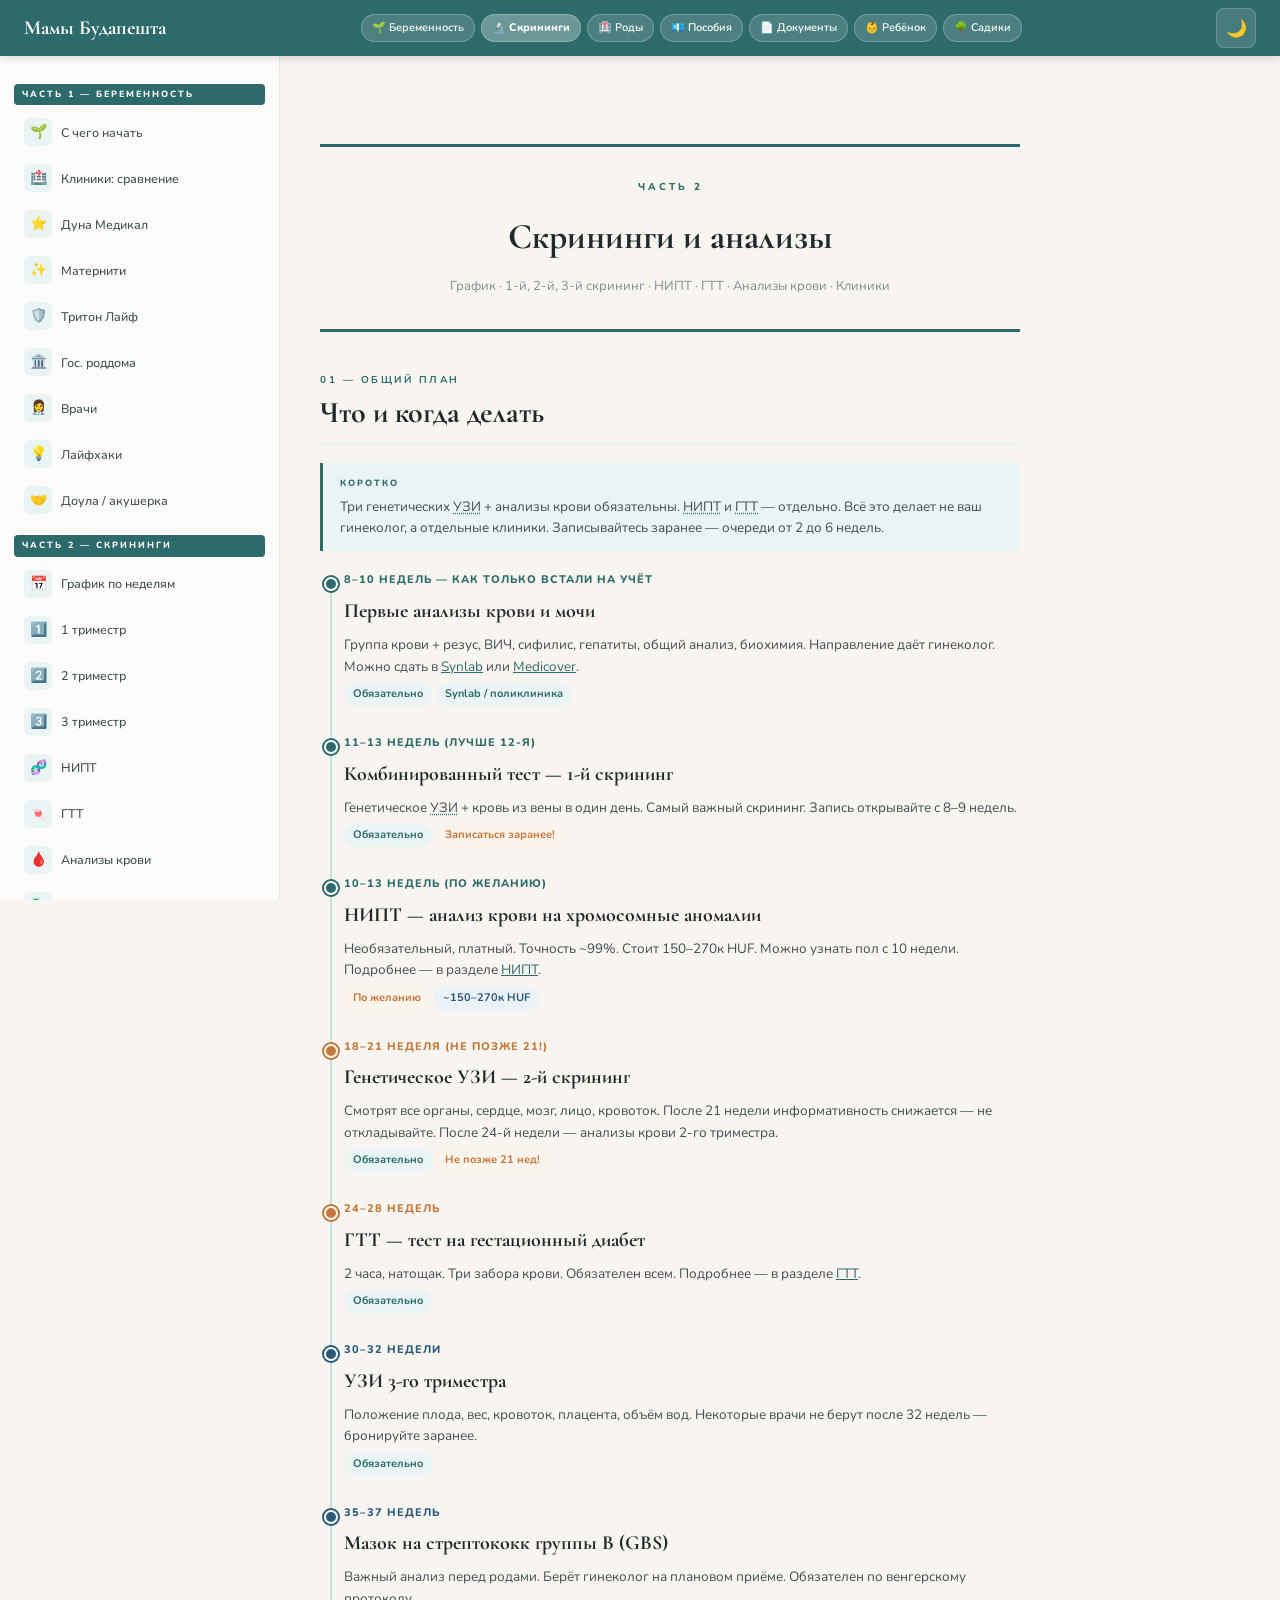
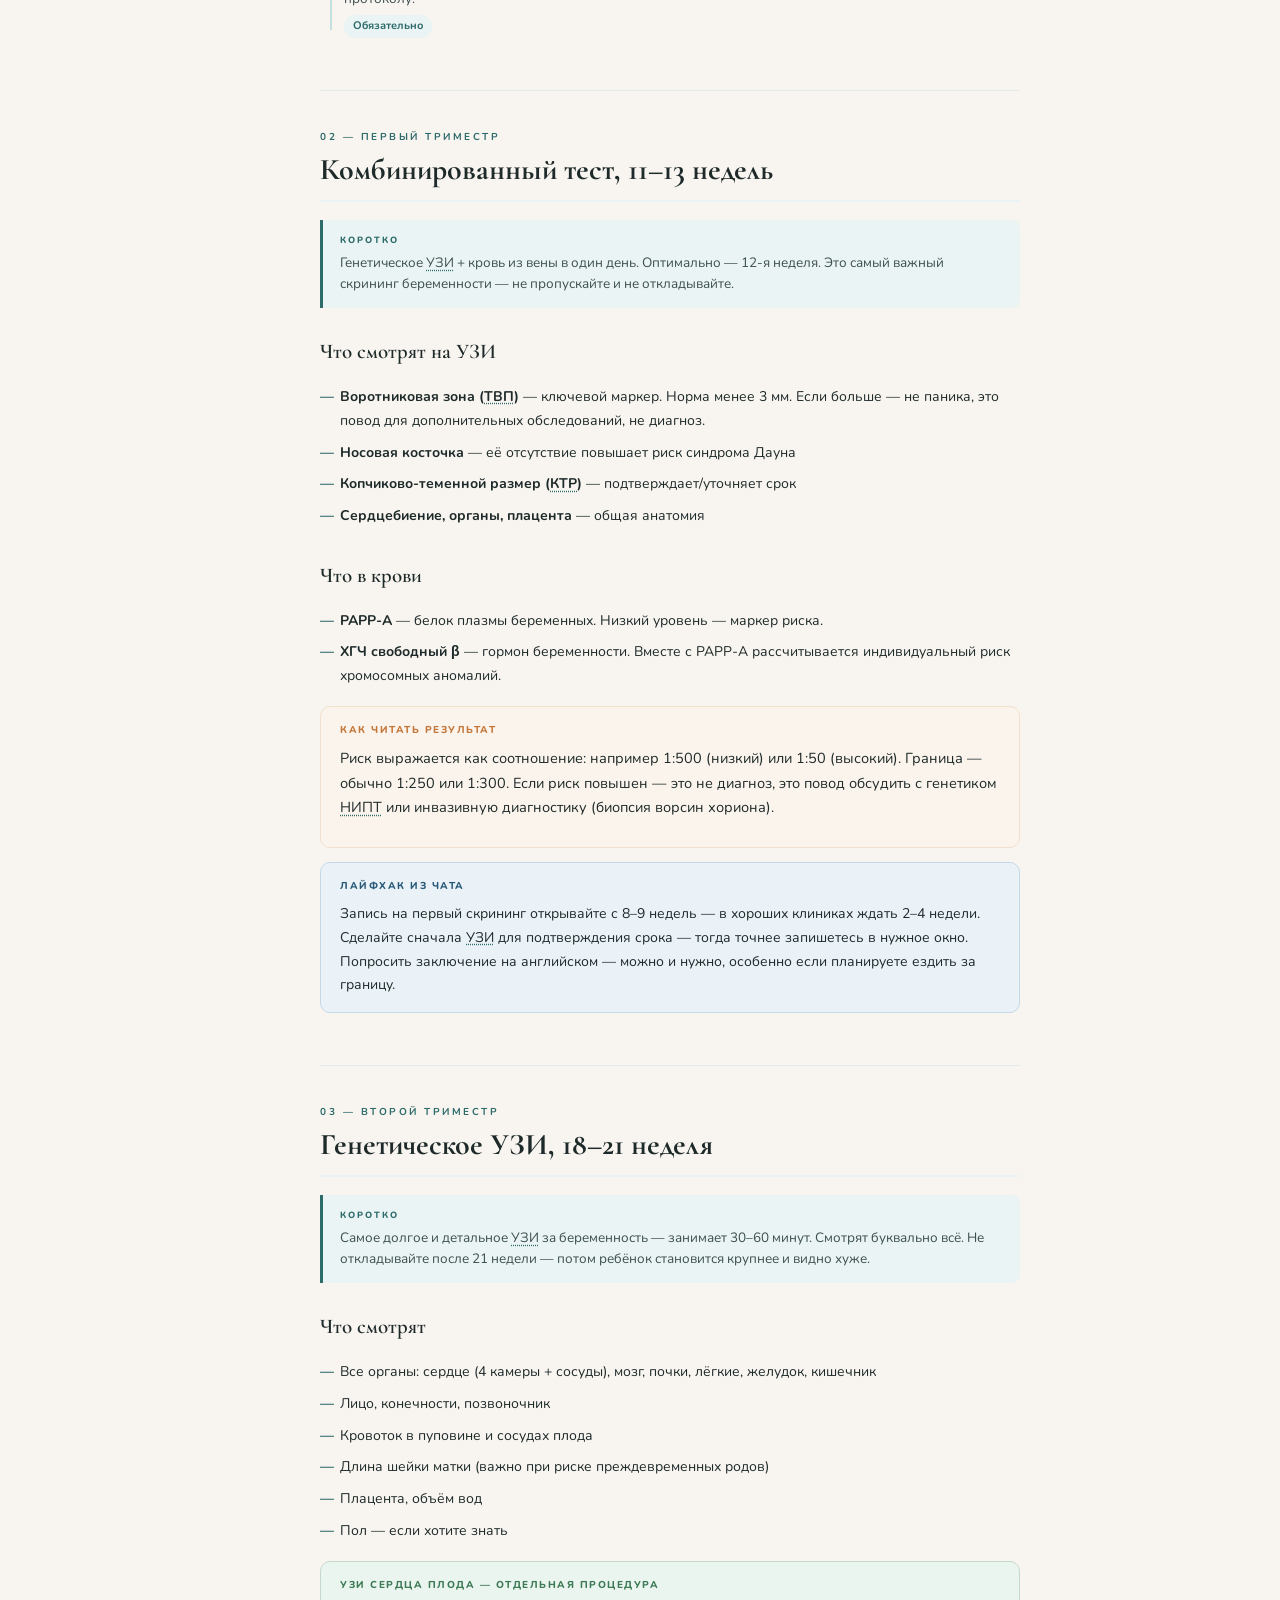
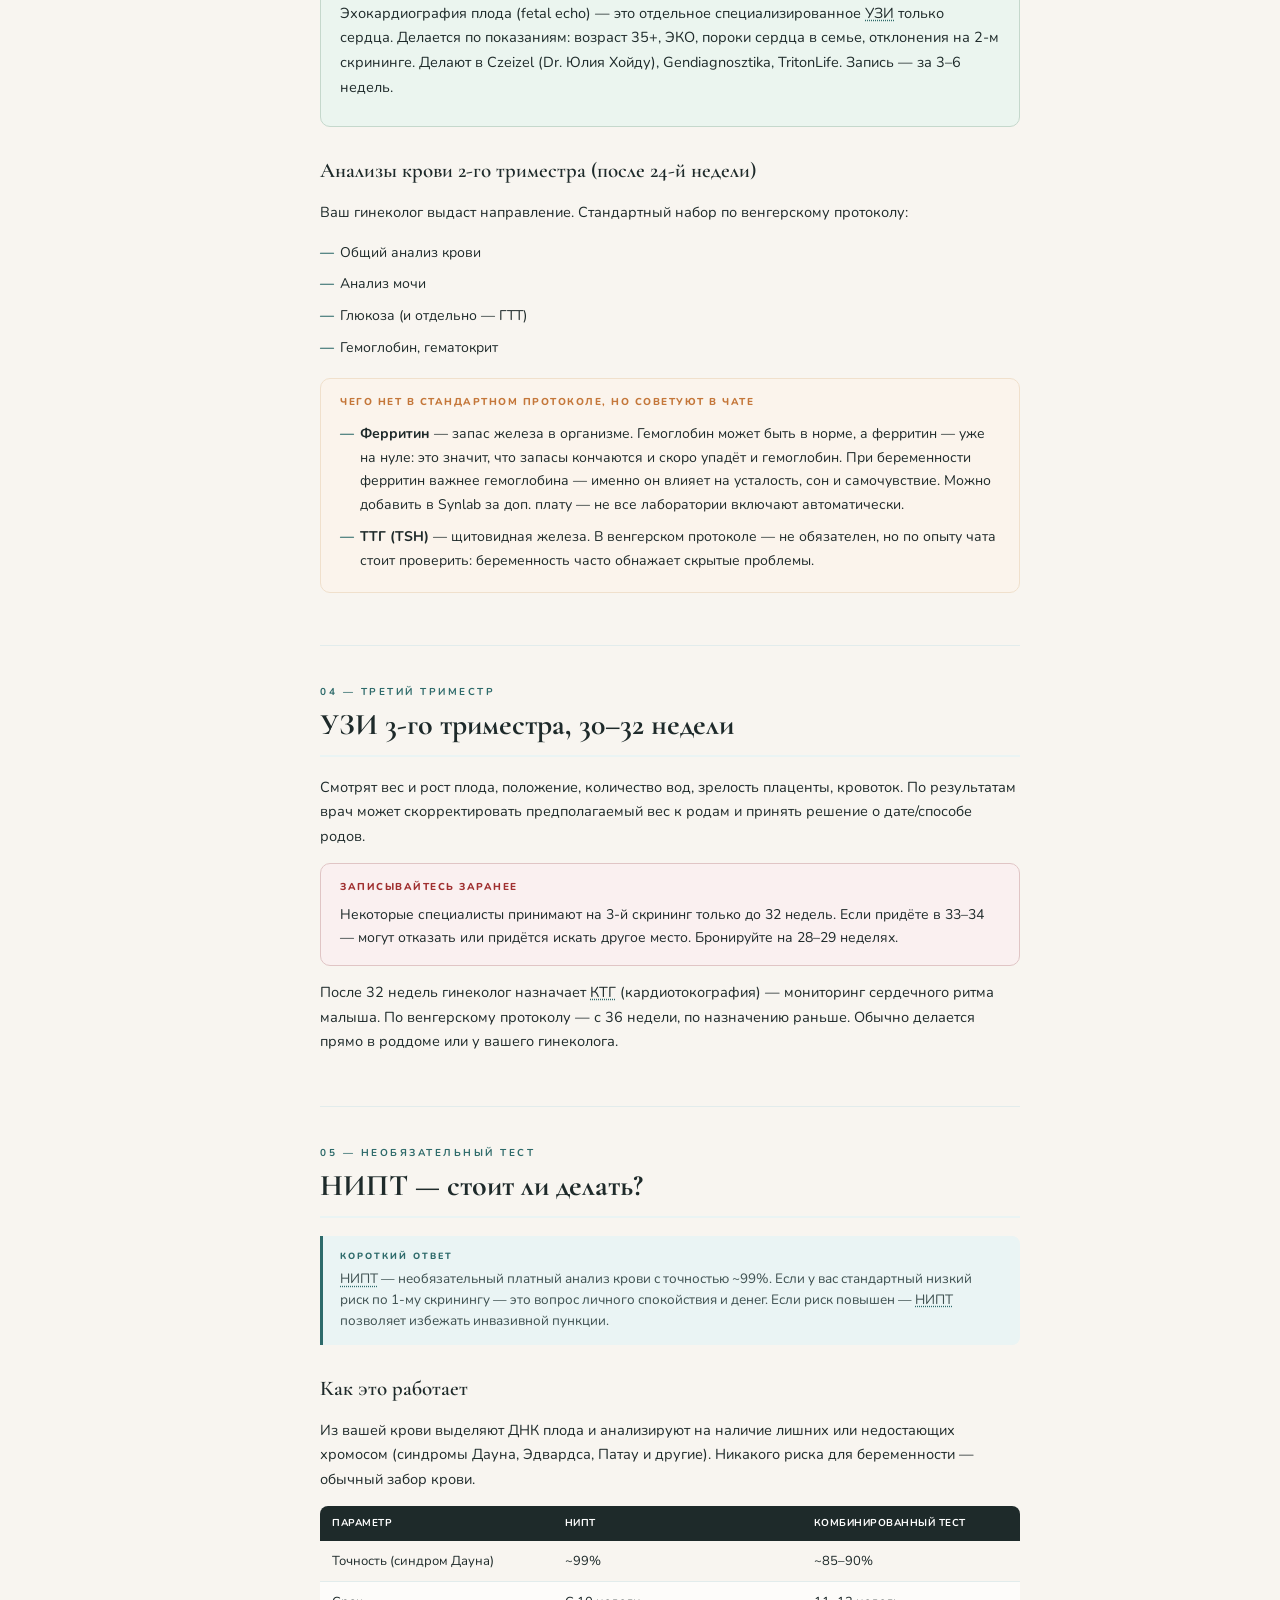
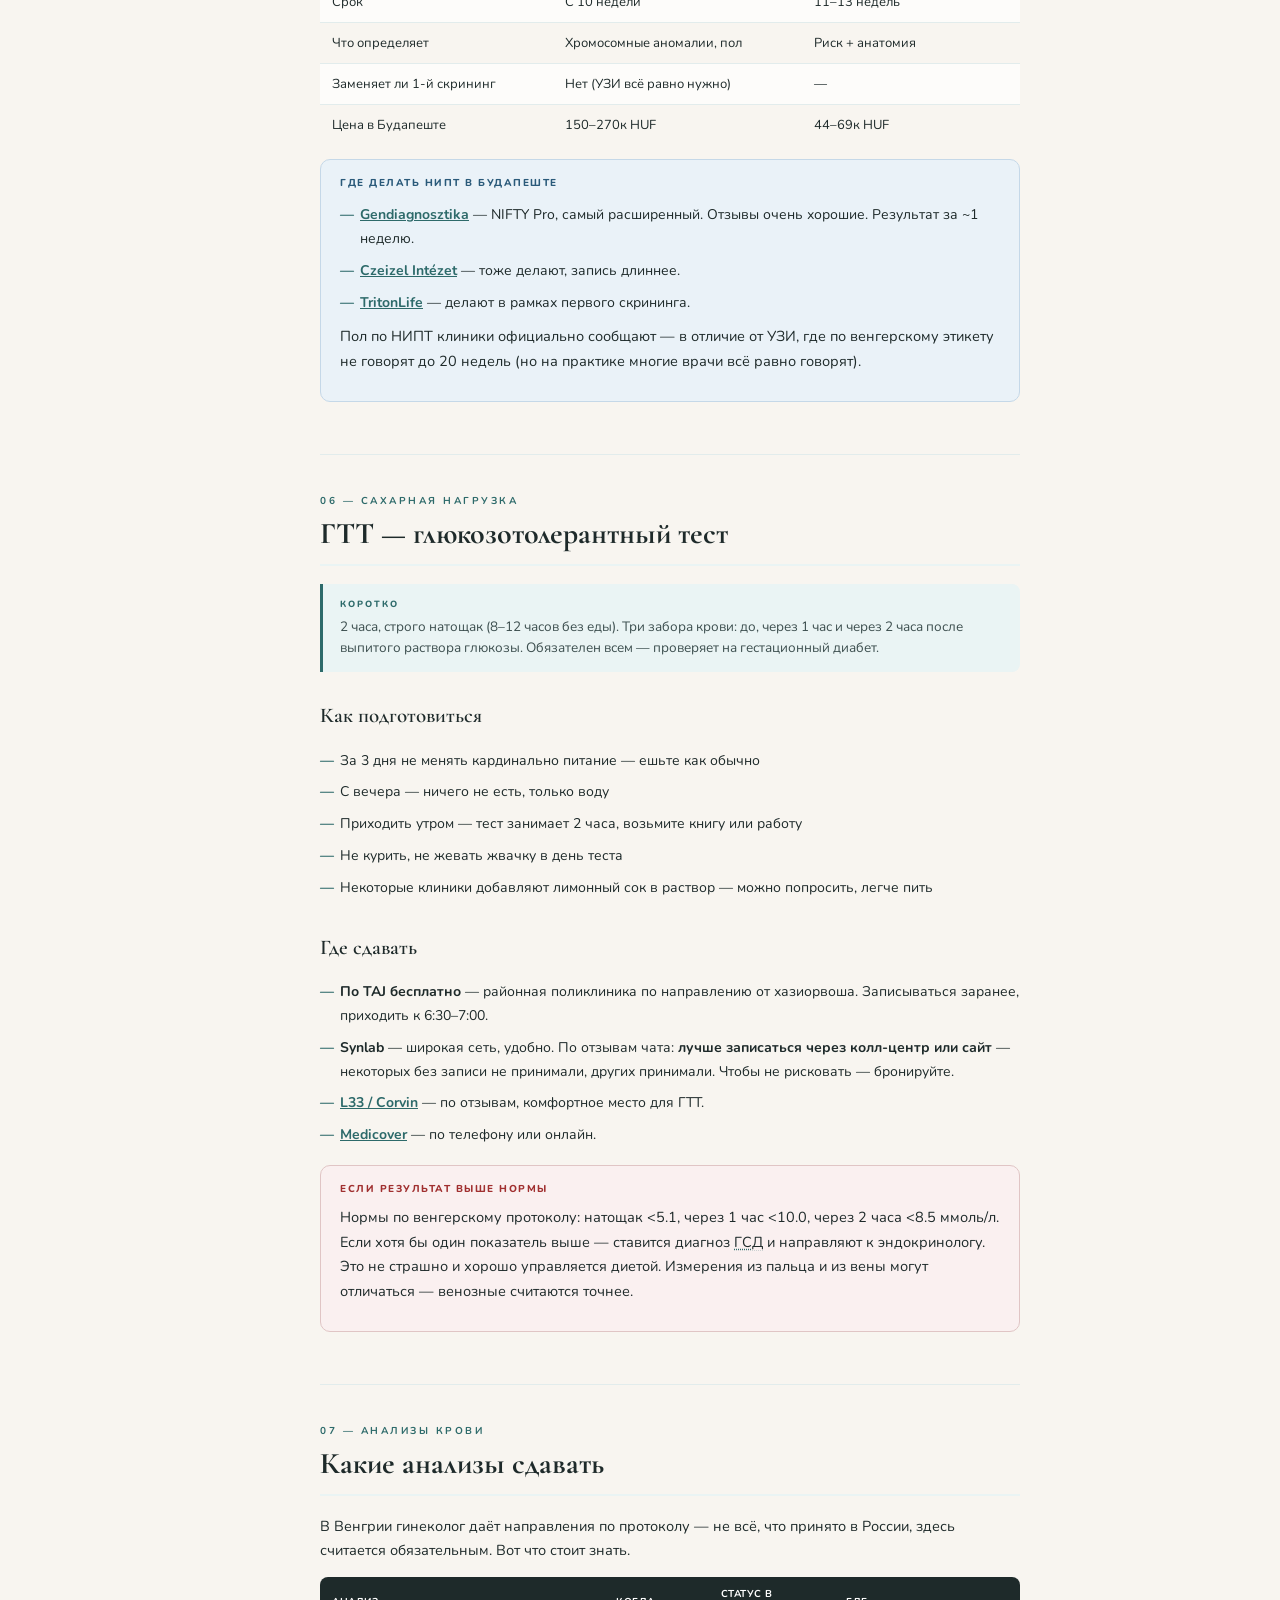
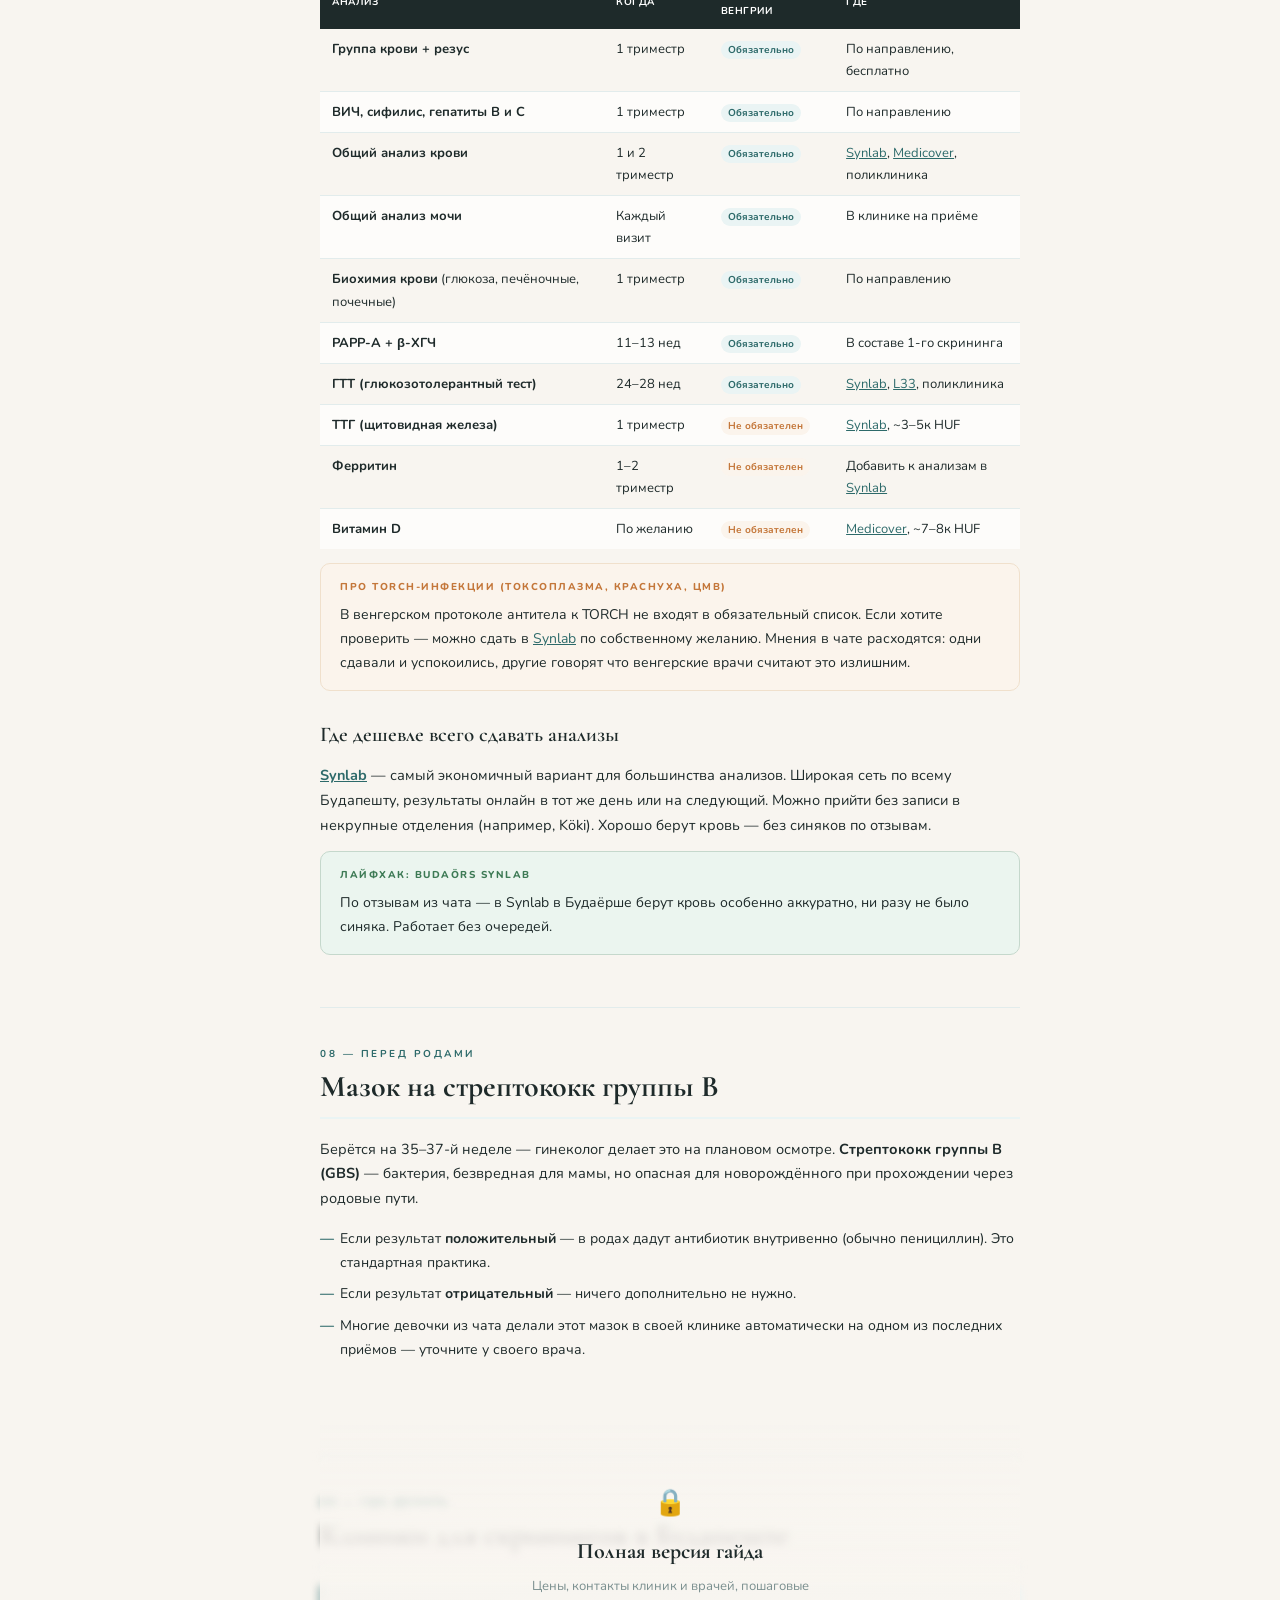
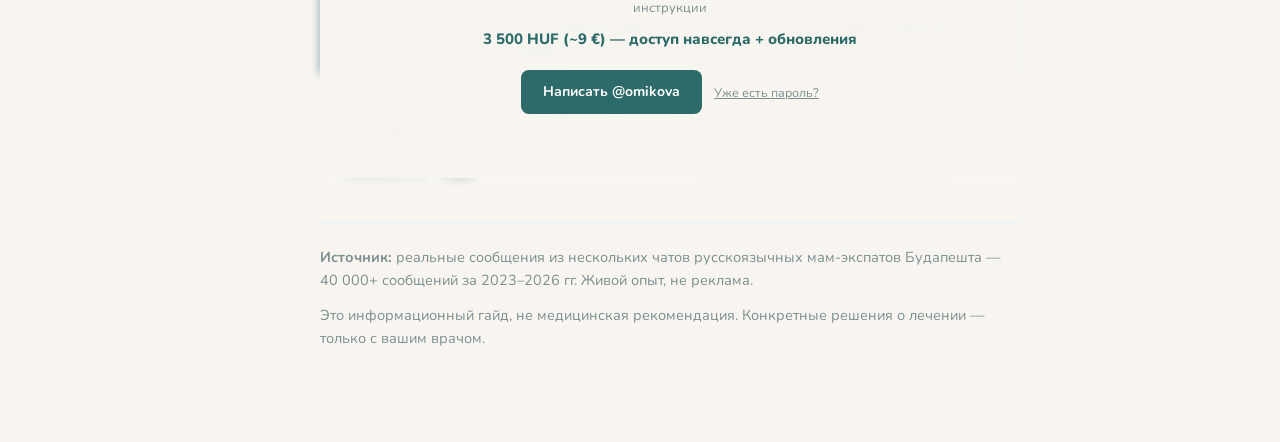
<file: website/screenings.html>
<!DOCTYPE html>
<html lang="ru">
<head>
<meta charset="UTF-8">
<meta name="viewport" content="width=device-width, initial-scale=1.0">
<meta name="color-scheme" content="light">
<title>Скрининги и анализы в Будапеште</title>
<meta name="description" content="Скрининги при беременности в Будапеште: где делать, цены, сроки. 1-й, 2-й, 3-й триместр, НИПТ, ГТТ — опыт русскоязычных мам 2026.">
<link rel="icon" href="data:image/svg+xml,<svg xmlns=%22http://www.w3.org/2000/svg%22><text y=%22.9em%22 font-size=%2290%22>🌱</text></svg>">
<link rel="canonical" href="https://budapest-mamas.netlify.app/screenings.html">
<meta property="og:type" content="website">
<meta property="og:locale" content="ru_RU">
<meta property="og:site_name" content="Мамы Будапешта">
<meta property="og:title" content="Скрининги и анализы в Будапеште">
<meta property="og:description" content="Скрининги при беременности в Будапеште: где делать, цены, сроки. 1-й, 2-й, 3-й триместр, НИПТ, ГТТ — опыт русскоязычных мам 2026.">
<meta property="og:url" content="https://budapest-mamas.netlify.app/screenings.html">
<link rel="preconnect" href="https://fonts.googleapis.com">
<link href="https://fonts.googleapis.com/css2?family=Cormorant+Garamond:ital,wght@0,400;0,600;0,700;1,400&family=Nunito:wght@300;400;500;600;700&display=swap" rel="stylesheet">
<link rel="stylesheet" href="style.css">
</head>
<body>

<script>
(function(){
  if(localStorage.getItem('bp_theme')==='dark'){document.documentElement.setAttribute('data-theme','dark');}
  if(localStorage.getItem('bp_access')==='1') return;
  document.addEventListener('DOMContentLoaded',function(){
    document.querySelectorAll('.premium-wrap').forEach(function(w){ w.classList.add('locked'); });
  });
})();
</script>

<div class="sidebar-overlay" id="overlay" onclick="closeSidebar()"></div>
<div class="layout">
<header class="topbar">
  <div class="topbar-left">
    <button class="menu-btn" onclick="toggleSidebar()">
      <svg width="20" height="20" fill="none" stroke="currentColor" stroke-width="2" viewBox="0 0 24 24">
        <line x1="3" y1="6" x2="21" y2="6"/><line x1="3" y1="12" x2="21" y2="12"/><line x1="3" y1="18" x2="21" y2="18"/>
      </svg>
    </button>
    <div>
      <div class="topbar-logo">Мамы Будапешта</div>
      <div class="topbar-sub">Беременность и роды</div>
    </div>
  </div>
  <div class="topbar-pills">
    <a class="topbar-pill" href="index.html">🌱 Беременность</a>
    <a class="topbar-pill" href="screenings.html" style="background:rgba(255,255,255,0.3);font-weight:800">🔬 Скрининги</a>
    <a class="topbar-pill" href="birth.html">🏥 Роды</a>
    <a class="topbar-pill" href="benefits.html">💶 Пособия</a>
    <a class="topbar-pill" href="documents.html">📄 Документы</a>
    <a class="topbar-pill" href="baby.html">👶 Ребёнок</a>
    <a class="topbar-pill" href="sadiki.html">🌳 Садики</a>
  </div>
  <button class="theme-toggle" onclick="toggleTheme()" id="themeBtn" title="Тёмная/светлая тема">🌙</button>
</header>

<nav class="sidebar" id="sidebar">

  <span class="part-label">Часть 1 — Беременность</span>
  <div class="sidebar-section">
    <a class="nav-item" href="index.html#start" onclick="closeSidebar()"><div class="nav-icon">🌱</div> С чего начать</a>
    <a class="nav-item" href="index.html#clinics" onclick="closeSidebar()"><div class="nav-icon">🏥</div> Клиники: сравнение</a>
    <a class="nav-item" href="index.html#duna" onclick="closeSidebar()"><div class="nav-icon">⭐</div> Дуна Медикал</a>
    <a class="nav-item" href="index.html#maternity" onclick="closeSidebar()"><div class="nav-icon">✨</div> Матернити</a>
    <a class="nav-item" href="index.html#triton" onclick="closeSidebar()"><div class="nav-icon">🛡️</div> Тритон Лайф</a>
    <a class="nav-item" href="index.html#state" onclick="closeSidebar()"><div class="nav-icon">🏛️</div> Гос. роддома</a>
    <a class="nav-item" href="index.html#doctors" onclick="closeSidebar()"><div class="nav-icon">👩‍⚕️</div> Врачи</a>
    <a class="nav-item" href="index.html#tips" onclick="closeSidebar()"><div class="nav-icon">💡</div> Лайфхаки</a>
    <a class="nav-item" href="index.html#doula" onclick="closeSidebar()"><div class="nav-icon">🤝</div> Доула / акушерка</a>
  </div>

  <span class="part-label">Часть 2 — Скрининги</span>
  <div class="sidebar-section">
    <a class="nav-item" href="#timeline" onclick="closeSidebar()"><div class="nav-icon">📅</div> График по неделям</a>
    <a class="nav-item" href="#s1" onclick="closeSidebar()"><div class="nav-icon">1️⃣</div> 1 триместр</a>
    <a class="nav-item" href="#s2" onclick="closeSidebar()"><div class="nav-icon">2️⃣</div> 2 триместр</a>
    <a class="nav-item" href="#s3" onclick="closeSidebar()"><div class="nav-icon">3️⃣</div> 3 триместр</a>
    <a class="nav-item" href="#nipt" onclick="closeSidebar()"><div class="nav-icon">🧬</div> НИПТ</a>
    <a class="nav-item" href="#gtt" onclick="closeSidebar()"><div class="nav-icon">🍬</div> ГТТ</a>
    <a class="nav-item" href="#blood" onclick="closeSidebar()"><div class="nav-icon">🩸</div> Анализы крови</a>
    <a class="nav-item" href="#strep" onclick="closeSidebar()"><div class="nav-icon">🦠</div> Мазок на стрептококк</a>
    <a class="nav-item" href="#clinics" onclick="closeSidebar()"><div class="nav-icon">🏥</div> Где делать</a>
  </div>

  <span class="part-label">Часть 3 — Роды</span>
  <div class="sidebar-section">
    <a class="nav-item" href="birth.html#intro" onclick="closeSidebar()"><div class="nav-icon">🗺️</div> Выбор роддома</a>
    <a class="nav-item" href="birth.html#contract" onclick="closeSidebar()"><div class="nav-icon">📝</div> Контракт</a>
    <a class="nav-item" href="birth.html#prices" onclick="closeSidebar()"><div class="nav-icon">💰</div> Цены 2026</a>
    <a class="nav-item" href="birth.html#when" onclick="closeSidebar()"><div class="nav-icon">🚗</div> Когда ехать</a>
    <a class="nav-item" href="birth.html#labor" onclick="closeSidebar()"><div class="nav-icon">🌊</div> В родзале</a>
    <a class="nav-item" href="birth.html#epidural" onclick="closeSidebar()"><div class="nav-icon">💉</div> Эпидуралка</a>
    <a class="nav-item" href="birth.html#cs" onclick="closeSidebar()"><div class="nav-icon">⚕️</div> Кесарево</a>
    <a class="nav-item" href="birth.html#postnatal" onclick="closeSidebar()"><div class="nav-icon">🌸</div> Послеродовой</a>
    <a class="nav-item" href="birth.html#pack" onclick="closeSidebar()"><div class="nav-icon">🎒</div> Что взять</a>
    <a class="nav-item" href="birth.html#recover" onclick="closeSidebar()"><div class="nav-icon">💪</div> Восстановление</a>
  </div>

  <span class="part-label">Часть 4 — Пособия</span>
  <div class="sidebar-section">
    <a class="nav-item" href="benefits.html#overview" onclick="closeSidebar()"><div class="nav-icon">🗺️</div> Схема выплат</a>
    <a class="nav-item" href="benefits.html#who" onclick="closeSidebar()"><div class="nav-icon">✅</div> Кому положено</a>
    <a class="nav-item" href="benefits.html#csed" onclick="closeSidebar()"><div class="nav-icon">👶</div> CSED</a>
    <a class="nav-item" href="benefits.html#gyed" onclick="closeSidebar()"><div class="nav-icon">🌱</div> GYED</a>
    <a class="nav-item" href="benefits.html#gyes" onclick="closeSidebar()"><div class="nav-icon">🏠</div> GYES</a>
    <a class="nav-item" href="benefits.html#potlek" onclick="closeSidebar()"><div class="nav-icon">💶</div> Детское пособие</a>
    <a class="nav-item" href="benefits.html#extras" onclick="closeSidebar()"><div class="nav-icon">⭐</div> Льготы 2026</a>
    <a class="nav-item" href="benefits.html#expat" onclick="closeSidebar()"><div class="nav-icon">🌍</div> Для экспатов</a>
    <a class="nav-item" href="benefits.html#howto" onclick="closeSidebar()"><div class="nav-icon">📋</div> Как оформить</a>
  </div>

  <span class="part-label">Часть 5 — Документы</span>
  <div class="sidebar-section">
    <a class="nav-item" href="documents.html#docs-overview" onclick="closeSidebar()"><div class="nav-icon">📋</div> Порядок оформления</a>
    <a class="nav-item" href="documents.html#docs-tips" onclick="closeSidebar()"><div class="nav-icon">⚡</div> Лайфхаки</a>
  </div>

  <span class="part-label">Часть 6 — Ребёнок</span>
  <div class="sidebar-section">
    <a class="nav-item" href="baby.html#pediatr" onclick="closeSidebar()"><div class="nav-icon">👶</div> Педиатр: как найти</a>
    <a class="nav-item" href="baby.html#first-visit" onclick="closeSidebar()"><div class="nav-icon">📋</div> Первый визит</a>
    <a class="nav-item" href="baby.html#vedono" onclick="closeSidebar()"><div class="nav-icon">🏠</div> Védőnő</a>
    <a class="nav-item" href="baby.html#taj-child" onclick="closeSidebar()"><div class="nav-icon">💳</div> TAJ-карта</a>
    <a class="nav-item" href="baby.html#vaccines" onclick="closeSidebar()"><div class="nav-icon">💉</div> Прививки</a>
    <a class="nav-item" href="baby.html#extra-vaccines" onclick="closeSidebar()"><div class="nav-icon">➕</div> Доп. прививки</a>
    <a class="nav-item" href="baby.html#specialists" onclick="closeSidebar()"><div class="nav-icon">🩺</div> Специалисты</a>
    <a class="nav-item" href="baby.html#uzis" onclick="closeSidebar()"><div class="nav-icon">🔬</div> УЗИ до года</a>
    <a class="nav-item" href="baby.html#emergency" onclick="closeSidebar()"><div class="nav-icon">🚨</div> Скорая</a>
    <a class="nav-item" href="baby.html#hospitals" onclick="closeSidebar()"><div class="nav-icon">🏥</div> Больницы</a>
    <a class="nav-item" href="baby.html#sick" onclick="closeSidebar()"><div class="nav-icon">🤒</div> Ребёнок заболел</a>
    <a class="nav-item" href="baby.html#pharmacy" onclick="closeSidebar()"><div class="nav-icon">💊</div> Аптечка</a>
    <a class="nav-item" href="baby.html#hospital-bag" onclick="closeSidebar()"><div class="nav-icon">🧳</div> Что взять в больницу</a>
  </div>

  <span class="part-label">Часть 7 — Садики</span>
  <div class="sidebar-section">
    <a class="nav-item" href="sadiki.html#intro" onclick="closeSidebar()"><div class="nav-icon">🏫</div> Ясли vs сад</a>
    <a class="nav-item" href="sadiki.html#state-vs-private" onclick="closeSidebar()"><div class="nav-icon">🏛️</div> Гос. vs частный</a>
    <a class="nav-item" href="sadiki.html#private-gardens" onclick="closeSidebar()"><div class="nav-icon">🌱</div> Частные сады</a>
    <a class="nav-item" href="sadiki.html#enrollment" onclick="closeSidebar()"><div class="nav-icon">📋</div> Запись в гос. сад</a>
    <a class="nav-item" href="sadiki.html#adaptation" onclick="closeSidebar()"><div class="nav-icon">💚</div> Адаптация</a>
    <a class="nav-item" href="sadiki.html#schools" onclick="closeSidebar()"><div class="nav-icon">🎓</div> Школы</a>
    <a class="nav-item" href="sadiki.html#nannies" onclick="closeSidebar()"><div class="nav-icon">🤱</div> Няни</a>
  </div>
</nav>

<main class="main">
<!-- ЧАСТЬ 2: СКРИНИНГИ -->
  <div id="part2-divider" style="scroll-margin-top:72px; margin: 56px 0 40px;">
    <div style="text-align:center; padding: 32px 0; border-top: 3px solid var(--teal); border-bottom: 3px solid var(--teal);">
      <div style="font-size:10px; font-weight:800; letter-spacing:3px; text-transform:uppercase; color:var(--teal); margin-bottom:10px;">ЧАСТЬ 2</div>
      <h1 style="font-family:'Cormorant Garamond', serif; font-size:36px; font-weight:700; color:var(--ink); margin:0;">Скрининги и анализы</h1>
      <div style="font-size:13px; color:var(--muted); margin-top:8px;">График · 1-й, 2-й, 3-й скрининг · НИПТ · ГТТ · Анализы крови · Клиники</div>
    </div>
  </div>

<section id="timeline">
  <div class="section-eyebrow">01 — Общий план</div>
  <h2>Что и когда делать</h2>

  <div class="tldr">
    <div class="tldr-label">Коротко</div>
    <p>Три генетических <abbr title="Ультразвуковое исследование">УЗИ</abbr> + анализы крови обязательны. <abbr title="Неинвазивный пренатальный тест — анализ крови на хромосомные аномалии">НИПТ</abbr> и <abbr title="Глюкозотолерантный тест — анализ на гестационный диабет">ГТТ</abbr> — отдельно. Всё это делает не ваш гинеколог, а отдельные клиники. Записывайтесь заранее — очереди от 2 до 6 недель.</p>
  </div>

  <div class="timeline">
    <div class="tl-item">
      <div class="tl-dot"></div>
      <div class="tl-period">8–10 недель — как только встали на учёт</div>
      <div class="tl-title">Первые анализы крови и мочи</div>
      <div class="tl-body">Группа крови + резус, ВИЧ, сифилис, гепатиты, общий анализ, биохимия. Направление даёт гинеколог. Можно сдать в <a href="https://www.synlab.hu" target="_blank" style="color:var(--teal)">Synlab</a> или <a href="https://medicover.hu" target="_blank" style="color:var(--teal)">Medicover</a>.</div>
      <div><span class="tl-tag tag-teal">Обязательно</span><span class="tl-tag tag-teal">Synlab / поликлиника</span></div>
    </div>
    <div class="tl-item">
      <div class="tl-dot"></div>
      <div class="tl-period">11–13 недель (лучше 12-я)</div>
      <div class="tl-title">Комбинированный тест — 1-й скрининг</div>
      <div class="tl-body">Генетическое <abbr title="Ультразвуковое исследование">УЗИ</abbr> + кровь из вены в один день. Самый важный скрининг. Запись открывайте с 8–9 недель.</div>
      <div><span class="tl-tag tag-teal">Обязательно</span><span class="tl-tag tag-amber">Записаться заранее!</span></div>
    </div>
    <div class="tl-item">
      <div class="tl-dot"></div>
      <div class="tl-period">10–13 недель (по желанию)</div>
      <div class="tl-title">НИПТ — анализ крови на хромосомные аномалии</div>
      <div class="tl-body">Необязательный, платный. Точность ~99%. Стоит 150–270к HUF. Можно узнать пол с 10 недели. Подробнее — в разделе <a href="#nipt" style="color:var(--teal)">НИПТ</a>.</div>
      <div><span class="tl-tag tag-amber">По желанию</span><span class="tl-tag tag-blue">~150–270к HUF</span></div>
    </div>
    <div class="tl-item">
      <div class="tl-dot amber"></div>
      <div class="tl-period amber">18–21 неделя (не позже 21!)</div>
      <div class="tl-title">Генетическое УЗИ — 2-й скрининг</div>
      <div class="tl-body">Смотрят все органы, сердце, мозг, лицо, кровоток. После 21 недели информативность снижается — не откладывайте. После 24-й недели — анализы крови 2-го триместра.</div>
      <div><span class="tl-tag tag-teal">Обязательно</span><span class="tl-tag tag-amber">Не позже 21 нед!</span></div>
    </div>
    <div class="tl-item">
      <div class="tl-dot amber"></div>
      <div class="tl-period amber">24–28 недель</div>
      <div class="tl-title">ГТТ — тест на гестационный диабет</div>
      <div class="tl-body">2 часа, натощак. Три забора крови. Обязателен всем. Подробнее — в разделе <a href="#gtt" style="color:var(--teal)">ГТТ</a>.</div>
      <div><span class="tl-tag tag-teal">Обязательно</span></div>
    </div>
    <div class="tl-item">
      <div class="tl-dot blue"></div>
      <div class="tl-period blue">30–32 недели</div>
      <div class="tl-title">УЗИ 3-го триместра</div>
      <div class="tl-body">Положение плода, вес, кровоток, плацента, объём вод. Некоторые врачи не берут после 32 недель — бронируйте заранее.</div>
      <div><span class="tl-tag tag-teal">Обязательно</span></div>
    </div>
    <div class="tl-item">
      <div class="tl-dot blue"></div>
      <div class="tl-period blue">35–37 недель</div>
      <div class="tl-title">Мазок на стрептококк группы B (GBS)</div>
      <div class="tl-body">Важный анализ перед родами. Берёт гинеколог на плановом приёме. Обязателен по венгерскому протоколу.</div>
      <div><span class="tl-tag tag-teal">Обязательно</span></div>
    </div>
  </div>
</section>

<hr>

<!-- S1: 1ST TRIMESTER -->
<section id="s1">
  <div class="section-eyebrow">02 — Первый триместр</div>
  <h2>Комбинированный тест, 11–13 недель</h2>

  <div class="tldr">
    <div class="tldr-label">Коротко</div>
    <p>Генетическое <abbr title="Ультразвуковое исследование">УЗИ</abbr> + кровь из вены в один день. Оптимально — 12-я неделя. Это самый важный скрининг беременности — не пропускайте и не откладывайте.</p>
  </div>

  <h3>Что смотрят на УЗИ</h3>
  <ul class="list">
    <li><strong>Воротниковая зона (<abbr title="Толщина воротникового пространства — маркер хромосомных аномалий">ТВП</abbr>)</strong> — ключевой маркер. Норма менее 3 мм. Если больше — не паника, это повод для дополнительных обследований, не диагноз.</li>
    <li><strong>Носовая косточка</strong> — её отсутствие повышает риск синдрома Дауна</li>
    <li><strong>Копчиково-теменной размер (<abbr title="Копчиково-теменной размер плода">КТР</abbr>)</strong> — подтверждает/уточняет срок</li>
    <li><strong>Сердцебиение, органы, плацента</strong> — общая анатомия</li>
  </ul>

  <h3>Что в крови</h3>
  <ul class="list">
    <li><strong>PAPP-A</strong> — белок плазмы беременных. Низкий уровень — маркер риска.</li>
    <li><strong>ХГЧ свободный β</strong> — гормон беременности. Вместе с PAPP-A рассчитывается индивидуальный риск хромосомных аномалий.</li>
  </ul>

  <div class="infobox note">
    <div class="infobox-title">Как читать результат</div>
    <p>Риск выражается как соотношение: например 1:500 (низкий) или 1:50 (высокий). Граница — обычно 1:250 или 1:300. Если риск повышен — это не диагноз, это повод обсудить с генетиком <abbr title="Неинвазивный пренатальный тест — анализ крови на хромосомные аномалии">НИПТ</abbr> или инвазивную диагностику (биопсия ворсин хориона).</p>
  </div>

  <div class="infobox tip">
    <div class="infobox-title">Лайфхак из чата</div>
    Запись на первый скрининг открывайте с 8–9 недель — в хороших клиниках ждать 2–4 недели. Сделайте сначала <abbr title="Ультразвуковое исследование">УЗИ</abbr> для подтверждения срока — тогда точнее запишетесь в нужное окно. Попросить заключение на английском — можно и нужно, особенно если планируете ездить за границу.
  </div>
</section>

<hr>

<!-- S2: 2ND TRIMESTER -->
<section id="s2">
  <div class="section-eyebrow">03 — Второй триместр</div>
  <h2>Генетическое УЗИ, 18–21 неделя</h2>

  <div class="tldr">
    <div class="tldr-label">Коротко</div>
    <p>Самое долгое и детальное <abbr title="Ультразвуковое исследование">УЗИ</abbr> за беременность — занимает 30–60 минут. Смотрят буквально всё. Не откладывайте после 21 недели — потом ребёнок становится крупнее и видно хуже.</p>
  </div>

  <h3>Что смотрят</h3>
  <ul class="list">
    <li>Все органы: сердце (4 камеры + сосуды), мозг, почки, лёгкие, желудок, кишечник</li>
    <li>Лицо, конечности, позвоночник</li>
    <li>Кровоток в пуповине и сосудах плода</li>
    <li>Длина шейки матки (важно при риске преждевременных родов)</li>
    <li>Плацента, объём вод</li>
    <li>Пол — если хотите знать</li>
  </ul>

  <div class="infobox success">
    <div class="infobox-title">УЗИ сердца плода — отдельная процедура</div>
    <p>Эхокардиография плода (fetal echo) — это отдельное специализированное <abbr title="Ультразвуковое исследование">УЗИ</abbr> только сердца. Делается по показаниям: возраст 35+, ЭКО, пороки сердца в семье, отклонения на 2-м скрининге. Делают в Czeizel (Dr. Юлия Хойду), Gendiagnosztika, TritonLife. Запись — за 3–6 недель.</p>
  </div>

  <h3>Анализы крови 2-го триместра (после 24-й недели)</h3>
  <p>Ваш гинеколог выдаст направление. Стандартный набор по венгерскому протоколу:</p>
  <ul class="list">
    <li>Общий анализ крови</li>
    <li>Анализ мочи</li>
    <li>Глюкоза (и отдельно — ГТТ)</li>
    <li>Гемоглобин, гематокрит</li>
  </ul>

  <div class="infobox note">
    <div class="infobox-title">Чего нет в стандартном протоколе, но советуют в чате</div>
    <ul class="list" style="margin:0">
      <li><strong>Ферритин</strong> — запас железа в организме. Гемоглобин может быть в норме, а ферритин — уже на нуле: это значит, что запасы кончаются и скоро упадёт и гемоглобин. При беременности ферритин важнее гемоглобина — именно он влияет на усталость, сон и самочувствие. Можно добавить в Synlab за доп. плату — не все лаборатории включают автоматически.</li>
      <li><strong>ТТГ (TSH)</strong> — щитовидная железа. В венгерском протоколе — не обязателен, но по опыту чата стоит проверить: беременность часто обнажает скрытые проблемы.</li>
    </ul>
  </div>
</section>

<hr>

<!-- S3 -->
<section id="s3">
  <div class="section-eyebrow">04 — Третий триместр</div>
  <h2>УЗИ 3-го триместра, 30–32 недели</h2>

  <p>Смотрят вес и рост плода, положение, количество вод, зрелость плаценты, кровоток. По результатам врач может скорректировать предполагаемый вес к родам и принять решение о дате/способе родов.</p>

  <div class="infobox warn">
    <div class="infobox-title">Записывайтесь заранее</div>
    Некоторые специалисты принимают на 3-й скрининг только до 32 недель. Если придёте в 33–34 — могут отказать или придётся искать другое место. Бронируйте на 28–29 неделях.
  </div>

  <p>После 32 недель гинеколог назначает <abbr title="Кардиотокография — мониторинг сердцебиения ребёнка и тонуса матки">КТГ</abbr> (кардиотокография) — мониторинг сердечного ритма малыша. По венгерскому протоколу — с 36 недели, по назначению раньше. Обычно делается прямо в роддоме или у вашего гинеколога.</p>
</section>

<hr>

<!-- NIPT -->
<section id="nipt">
  <div class="section-eyebrow">05 — Необязательный тест</div>
  <h2>НИПТ — стоит ли делать?</h2>

  <div id="q-nipt" style="scroll-margin-top:72px">
  <div class="tldr">
    <div class="tldr-label">Короткий ответ</div>
    <p><abbr title="Неинвазивный пренатальный тест — анализ крови на хромосомные аномалии">НИПТ</abbr> — необязательный платный анализ крови с точностью ~99%. Если у вас стандартный низкий риск по 1-му скринингу — это вопрос личного спокойствия и денег. Если риск повышен — <abbr title="Неинвазивный пренатальный тест — анализ крови на хромосомные аномалии">НИПТ</abbr> позволяет избежать инвазивной пункции.</p>
  </div>
  </div>

  <h3>Как это работает</h3>
  <p>Из вашей крови выделяют ДНК плода и анализируют на наличие лишних или недостающих хромосом (синдромы Дауна, Эдвардса, Патау и другие). Никакого риска для беременности — обычный забор крови.</p>

  <table class="atbl">
    <thead>
      <tr><th>Параметр</th><th>НИПТ</th><th>Комбинированный тест</th></tr>
    </thead>
    <tbody>
      <tr><td>Точность (синдром Дауна)</td><td>~99%</td><td>~85–90%</td></tr>
      <tr><td>Срок</td><td>С 10 недели</td><td>11–13 недель</td></tr>
      <tr><td>Что определяет</td><td>Хромосомные аномалии, пол</td><td>Риск + анатомия</td></tr>
      <tr><td>Заменяет ли 1-й скрининг</td><td>Нет (УЗИ всё равно нужно)</td><td>—</td></tr>
      <tr><td>Цена в Будапеште</td><td>150–270к HUF</td><td>44–69к HUF</td></tr>
    </tbody>
  </table>

  <div class="infobox tip">
    <div class="infobox-title">Где делать НИПТ в Будапеште</div>
    <ul class="list" style="margin:0">
      <li><a href="https://gendiagnosztika.hu" target="_blank" style="color:var(--teal)"><strong>Gendiagnosztika</strong></a> — NIFTY Pro, самый расширенный. Отзывы очень хорошие. Результат за ~1 неделю.</li>
      <li><a href="https://czeizelintezet.hu" target="_blank" style="color:var(--teal)"><strong>Czeizel Intézet</strong></a> — тоже делают, запись длиннее.</li>
      <li><a href="https://tritonlife.hu" target="_blank" style="color:var(--teal)"><strong>TritonLife</strong></a> — делают в рамках первого скрининга.</li>
    </ul>
    <p style="margin-top:6px">Пол по НИПТ клиники официально сообщают — в отличие от УЗИ, где по венгерскому этикету не говорят до 20 недель (но на практике многие врачи всё равно говорят).</p>
  </div>
</section>

<hr>

<!-- GTT -->
<section id="gtt">
  <div class="section-eyebrow">06 — Сахарная нагрузка</div>
  <h2>ГТТ — глюкозотолерантный тест</h2>

  <div id="q-gtt" style="scroll-margin-top:72px">
  <div class="tldr">
    <div class="tldr-label">Коротко</div>
    <p>2 часа, строго натощак (8–12 часов без еды). Три забора крови: до, через 1 час и через 2 часа после выпитого раствора глюкозы. Обязателен всем — проверяет на гестационный диабет.</p>
  </div>
  </div>

  <h3>Как подготовиться</h3>
  <ul class="list">
    <li>За 3 дня не менять кардинально питание — ешьте как обычно</li>
    <li>С вечера — ничего не есть, только воду</li>
    <li>Приходить утром — тест занимает 2 часа, возьмите книгу или работу</li>
    <li>Не курить, не жевать жвачку в день теста</li>
    <li>Некоторые клиники добавляют лимонный сок в раствор — можно попросить, легче пить</li>
  </ul>

  <h3>Где сдавать</h3>
  <ul class="list">
    <li><strong>По TAJ бесплатно</strong> — районная поликлиника по направлению от хазиорвоша. Записываться заранее, приходить к 6:30–7:00.</li>
    <li><strong>Synlab</strong> — широкая сеть, удобно. По отзывам чата: <strong>лучше записаться через колл-центр или сайт</strong> — некоторых без записи не принимали, других принимали. Чтобы не рисковать — бронируйте.</li>
    <li><a href="https://l33.hu" target="_blank" style="color:var(--teal)"><strong>L33 / Corvin</strong></a> — по отзывам, комфортное место для ГТТ.</li>
    <li><a href="https://medicover.hu" target="_blank" style="color:var(--teal)"><strong>Medicover</strong></a> — по телефону или онлайн.</li>
  </ul>

  <div class="infobox warn">
    <div class="infobox-title">Если результат выше нормы</div>
    <p>Нормы по венгерскому протоколу: натощак &lt;5.1, через 1 час &lt;10.0, через 2 часа &lt;8.5 ммоль/л. Если хотя бы один показатель выше — ставится диагноз <abbr title="Гестационный сахарный диабет">ГСД</abbr> и направляют к эндокринологу. Это не страшно и хорошо управляется диетой. Измерения из пальца и из вены могут отличаться — венозные считаются точнее.</p>
  </div>
</section>

<hr>

<!-- BLOOD TESTS -->
<section id="blood">
  <div class="section-eyebrow">07 — Анализы крови</div>
  <h2>Какие анализы сдавать</h2>

  <div id="q-blood" style="scroll-margin-top:72px">
  <p>В Венгрии гинеколог даёт направления по протоколу — не всё, что принято в России, здесь считается обязательным. Вот что стоит знать.</p>
  </div>

  <table class="atbl">
    <thead>
      <tr><th>Анализ</th><th>Когда</th><th>Статус в Венгрии</th><th>Где</th></tr>
    </thead>
    <tbody>
      <tr>
        <td><strong>Группа крови + резус</strong></td>
        <td>1 триместр</td>
        <td><span class="req-tag req-yes">Обязательно</span></td>
        <td>По направлению, бесплатно</td>
      </tr>
      <tr>
        <td><strong>ВИЧ, сифилис, гепатиты B и C</strong></td>
        <td>1 триместр</td>
        <td><span class="req-tag req-yes">Обязательно</span></td>
        <td>По направлению</td>
      </tr>
      <tr>
        <td><strong>Общий анализ крови</strong></td>
        <td>1 и 2 триместр</td>
        <td><span class="req-tag req-yes">Обязательно</span></td>
        <td><a href="https://www.synlab.hu" target="_blank" style="color:var(--teal)">Synlab</a>, <a href="https://medicover.hu" target="_blank" style="color:var(--teal)">Medicover</a>, поликлиника</td>
      </tr>
      <tr>
        <td><strong>Общий анализ мочи</strong></td>
        <td>Каждый визит</td>
        <td><span class="req-tag req-yes">Обязательно</span></td>
        <td>В клинике на приёме</td>
      </tr>
      <tr>
        <td><strong>Биохимия крови</strong> (глюкоза, печёночные, почечные)</td>
        <td>1 триместр</td>
        <td><span class="req-tag req-yes">Обязательно</span></td>
        <td>По направлению</td>
      </tr>
      <tr>
        <td><strong>PAPP-A + β-ХГЧ</strong></td>
        <td>11–13 нед</td>
        <td><span class="req-tag req-yes">Обязательно</span></td>
        <td>В составе 1-го скрининга</td>
      </tr>
      <tr>
        <td><strong>ГТТ (глюкозотолерантный тест)</strong></td>
        <td>24–28 нед</td>
        <td><span class="req-tag req-yes">Обязательно</span></td>
        <td><a href="https://www.synlab.hu" target="_blank" style="color:var(--teal)">Synlab</a>, <a href="https://l33.hu" target="_blank" style="color:var(--teal)">L33</a>, поликлиника</td>
      </tr>
      <tr>
        <td><strong>ТТГ (щитовидная железа)</strong></td>
        <td>1 триместр</td>
        <td><span class="req-tag req-opt">Не обязателен</span></td>
        <td><a href="https://www.synlab.hu" target="_blank" style="color:var(--teal)">Synlab</a>, ~3–5к HUF</td>
      </tr>
      <tr>
        <td><strong>Ферритин</strong></td>
        <td>1–2 триместр</td>
        <td><span class="req-tag req-opt">Не обязателен</span></td>
        <td>Добавить к анализам в <a href="https://www.synlab.hu" target="_blank" style="color:var(--teal)">Synlab</a></td>
      </tr>
      <tr>
        <td><strong>Витамин D</strong></td>
        <td>По желанию</td>
        <td><span class="req-tag req-opt">Не обязателен</span></td>
        <td><a href="https://medicover.hu" target="_blank" style="color:var(--teal)">Medicover</a>, ~7–8к HUF</td>
      </tr>
    </tbody>
  </table>

  <div class="infobox note">
    <div class="infobox-title">Про TORCH-инфекции (токсоплазма, краснуха, ЦМВ)</div>
    В венгерском протоколе антитела к TORCH не входят в обязательный список. Если хотите проверить — можно сдать в <a href="https://www.synlab.hu" target="_blank" style="color:var(--teal)">Synlab</a> по собственному желанию. Мнения в чате расходятся: одни сдавали и успокоились, другие говорят что венгерские врачи считают это излишним.
  </div>

  <h3>Где дешевле всего сдавать анализы</h3>
  <p><a href="https://www.synlab.hu" target="_blank" style="color:var(--teal)"><strong>Synlab</strong></a> — самый экономичный вариант для большинства анализов. Широкая сеть по всему Будапешту, результаты онлайн в тот же день или на следующий. Можно прийти без записи в некрупные отделения (например, Köki). Хорошо берут кровь — без синяков по отзывам.</p>

  <div class="infobox success">
    <div class="infobox-title">Лайфхак: Budaörs Synlab</div>
    По отзывам из чата — в Synlab в Будаёрше берут кровь особенно аккуратно, ни разу не было синяка. Работает без очередей.
  </div>
</section>

<hr>

<!-- STREP -->
<section id="strep">
  <div class="section-eyebrow">08 — Перед родами</div>
  <h2>Мазок на стрептококк группы B</h2>

  <p>Берётся на 35–37-й неделе — гинеколог делает это на плановом осмотре. <strong>Стрептококк группы B (GBS)</strong> — бактерия, безвредная для мамы, но опасная для новорождённого при прохождении через родовые пути.</p>

  <ul class="list">
    <li>Если результат <strong>положительный</strong> — в родах дадут антибиотик внутривенно (обычно пенициллин). Это стандартная практика.</li>
    <li>Если результат <strong>отрицательный</strong> — ничего дополнительно не нужно.</li>
    <li>Многие девочки из чата делали этот мазок в своей клинике автоматически на одном из последних приёмов — уточните у своего врача.</li>
  </ul>
</section>

<div class="premium-wrap"><div class="premium-content">
<hr>

<!-- CLINICS -->
<section id="clinics">
  <div class="section-eyebrow">09 — Где делать</div>
  <h2>Клиники для скринингов в Будапеште</h2>

  <div id="q-where" style="scroll-margin-top:72px">
  <div class="tldr">
    <div class="tldr-label">Лучший выбор по чату</div>
    <p>Самые частые рекомендации — <a href="https://gendiagnosztika.hu" target="_blank" style="color:var(--teal)"><strong>Gendiagnosztika</strong></a> (лучшие отзывы), <strong>Dr. Mosonyi Péter в <a href="https://tritonlife.hu" target="_blank" style="color:var(--teal)">TritonLife</a></strong> (все три скрининга у одного врача), <a href="https://czeizelintezet.hu" target="_blank" style="color:var(--teal)"><strong>Czeizel</strong></a> (высокое качество, длинная запись).</p>
  </div>
  </div>

  <div class="clinic-grid">

    <div class="clinic-row">
      <div>
        <div class="cr-name">Gendiagnosztika</div>
        <div class="cr-sub"><a href="https://gendiagnosztika.hu" target="_blank" style="color:var(--teal)">gendiagnosztika.hu</a></div>
        <div class="cr-tags">
          <span class="cr-badge badge-teal">1, 2, 3 скрининг</span>
          <span class="cr-badge badge-teal">НИПТ</span>
          <span class="cr-badge badge-teal">УЗИ сердца</span>
          <span class="cr-badge badge-green">EN</span>
        </div>
        <div class="cr-price">44–69к HUF · НИПТ ~200–270к</div>
      </div>
      <div class="cr-body">
        Лидер по отзывам в чате. «Врач детально объясняет каждый показатель, не пугает». Dr. Bátorfi József — упоминается особенно тепло. Запись онлайн: <a href="https://istenhegyi-gendiagnosztika.mymedio.hu/index" target="_blank" style="color:var(--teal)">istenhegyi-gendiagnosztika.mymedio.hu</a>, или по телефону +36 1 580 8600. Ждать 2–4 недели.
      </div>
    </div>

    <div class="clinic-row">
      <div>
        <div class="cr-name">Czeizel Intézet</div>
        <div class="cr-sub"><a href="https://czeizelintezet.hu" target="_blank" style="color:var(--teal)">czeizelintezet.hu</a></div>
        <div class="cr-tags">
          <span class="cr-badge badge-teal">1, 2, 3 скрининг</span>
          <span class="cr-badge badge-teal">УЗИ сердца</span>
          <span class="cr-badge badge-green">EN</span>
        </div>
        <div class="cr-price">49–69к HUF (2 триместр дороже)</div>
      </div>
      <div class="cr-body">
        Высокое качество, опытные специалисты. Dr. Gasztonyi Zoltán — хвалили за подробные объяснения. УЗИ сердца — Dr. Юлия Хойду (узкий специалист). Минус: очередь 4–6 недель — записывайтесь очень заранее.
      </div>
    </div>

    <div class="clinic-row">
      <div>
        <div class="cr-name">TritonLife — Dr. Mosonyi Péter</div>
        <div class="cr-sub"><a href="https://tritonlife.hu" target="_blank" style="color:var(--teal)">tritonlife.hu</a></div>
        <div class="cr-tags">
          <span class="cr-badge badge-teal">1, 2, 3 скрининг</span>
          <span class="cr-badge badge-teal">УЗИ сердца</span>
          <span class="cr-badge badge-green">EN</span>
        </div>
        <div class="cr-price">~50к HUF</div>
      </div>
      <div class="cr-body">
        «Рассказывает каждую деталь с воодушевлением, очень приятный». Все три скрининга можно сделать у одного врача — удобно. Хорошее оборудование. Плюс: если рожаете в Тритоне — всё в одном месте.
      </div>
    </div>

    <div class="clinic-row">
      <div>
        <div class="cr-name">RMC — Madách 11</div>
        <div class="cr-sub"><a href="https://madach11.hu" target="_blank" style="color:var(--teal)">madach11.hu</a></div>
        <div class="cr-tags">
          <span class="cr-badge badge-teal">Скрининги</span>
          <span class="cr-badge badge-green">EN</span>
          <span class="cr-badge badge-green" style="background:#EAF4F4;color:#2D6A6A">РУ</span>
        </div>
        <div class="cr-price">—</div>
      </div>
      <div class="cr-body">
        Dr. Fekete Tibor — «хороший УЗИ-специалист, очень приятный, говорит по-английски». Dr. László Molnár — тоже хвалили. Здесь же принимают некоторые русскоязычные гинекологи (Велешко, Кинга).
      </div>
    </div>

    <div class="clinic-row">
      <div>
        <div class="cr-name">FirstMed</div>
        <div class="cr-sub"><a href="https://firstmed.hu" target="_blank" style="color:var(--teal)">firstmed.hu</a></div>
        <div class="cr-tags">
          <span class="cr-badge badge-teal">Скрининги</span>
          <span class="cr-badge badge-green">EN</span>
        </div>
        <div class="cr-price">Выше среднего</div>
      </div>
      <div class="cr-body">
        Клиника специально для иностранцев — весь персонал говорит по-английски. Dr. Panzel — хвалят как скрининг-специалиста. Дороже остальных, но языковой барьер полностью отсутствует.
      </div>
    </div>

    <div class="clinic-row">
      <div>
        <div class="cr-name">Medicover</div>
        <div class="cr-sub"><a href="https://medicover.hu" target="_blank" style="color:var(--teal)">medicover.hu</a></div>
        <div class="cr-tags">
          <span class="cr-badge badge-teal">Скрининги, ГТТ, анализы</span>
          <span class="cr-badge badge-green">EN</span>
        </div>
        <div class="cr-price">45–55к HUF + 9к за EN</div>
      </div>
      <div class="cr-body">
        Большая сеть, удобно записываться. Важно: английский — за отдельную доплату ~9к HUF, и не всегда об этом предупреждают. Уточняйте заранее говорит ли конкретный врач по-английски.
      </div>
    </div>

  </div>

  <div class="infobox tip">
    <div class="infobox-title">По TAJ — бесплатно, но с нюансами</div>
    <p>Если есть TAJ-карта, первый скрининг можно сделать бесплатно по направлению гинеколога — обычно в Honvéd или другой государственной клинике. Кровь при этом отправляют в Czeizel на анализ. Минус: часто не пускают мужа, врач может не показывать ребёнка, английского нет. По отзывам из чата — качество уступает платным специалистам.</p>
  </div>
</section>
</div><!-- /premium-content -->
<div class="premium-overlay">
  <div class="prem-lock">🔒</div>
  <div class="prem-title">Полная версия гайда</div>
  <div class="prem-sub">Цены, контакты клиник и врачей, пошаговые инструкции</div>
  <div class="prem-price">3 500 HUF (~9 €) — доступ навсегда + обновления</div>
  <div class="prem-btns">
    <a href="https://t.me/omikova" class="prem-tg" target="_blank">Написать @omikova</a>
    <button class="prem-pw-link" onclick="premShowPw(this)">Уже есть пароль?</button>
  </div>
  <div class="prem-pw-form">
    <input type="password" placeholder="Введите пароль" onkeypress="if(event.key==='Enter')premCheckPw(this)">
    <button onclick="premCheckPw(this.previousElementSibling)">Войти</button>
    <span class="prem-err">Неверный пароль</span>
  </div>
</div>
</div><!-- /premium-wrap -->


<div class="footer-note">
  <p><strong>Источник:</strong> реальные сообщения из нескольких чатов русскоязычных мам-экспатов Будапешта — 40 000+ сообщений за 2023–2026 гг. Живой опыт, не реклама.</p>
  <p style="margin-top:8px">Это информационный гайд, не медицинская рекомендация. Конкретные решения о лечении — только с вашим врачом.</p>
</div>
</main>
</div>

<nav class="bottom-nav">
  <a class="bn-btn" href="index.html"><span class="bn-icon">🌱</span>Беременность</a>
  <a class="bn-btn active" href="screenings.html"><span class="bn-icon">🔬</span>Скрининги</a>
  <a class="bn-btn" href="birth.html"><span class="bn-icon">🏥</span>Роды</a>
  <a class="bn-btn" href="benefits.html"><span class="bn-icon">💶</span>Пособия</a>
  <a class="bn-btn" href="documents.html"><span class="bn-icon">📄</span>Документы</a>
  <a class="bn-btn" href="baby.html"><span class="bn-icon">👶</span>Ребёнок</a>
  <a class="bn-btn" href="sadiki.html"><span class="bn-icon">🌳</span>Садики</a>
</nav>

<div class="abbr-tooltip" id="abbr-tip"></div>
<script src="script.js"></script>
</body>
</html>
</file>
<file: website/style.css>
:root {
  --teal: #2D6A6A;
  --teal-light: #3D8A8A;
  --teal-pale: #EAF4F4;
  --teal-mid: #C5E0E0;
  --amber: #C4773A;
  --amber-light: #F0E0CC;
  --amber-pale: #FBF4EC;
  --ink: #1E2A2A;
  --ink-mid: #3D4F4F;
  --muted: #7A8F8F;
  --cream: #F8F5F0;
  --white: #FDFCFA;
  --border: #E2ECEC;
  --green: #3D7A55;
  --green-pale: #EBF5EF;
  --red: #A03030;
  --red-pale: #FAF0F0;
  --blue: #2A5A7A;
  --blue-pale: #EAF2F8;
  --purple: #6A3A9A;
  --purple-pale: #F3EEFA;
  --orange: #B06010;
  --orange-pale: #FFF3E8;
  --sidebar-w: 280px;
  --shadow-sm: 0 1px 4px rgba(30,42,42,0.08);
  --shadow-md: 0 4px 16px rgba(30,42,42,0.12);
  --r: 10px;
  --r-sm: 6px;
}
*, *::before, *::after { box-sizing: border-box; margin: 0; padding: 0; color-scheme: light; }
html { scroll-behavior: smooth; color-scheme: light; }
body { font-family: 'Nunito', sans-serif; background: #F8F5F0; color: #1E2A2A; font-size: 15px; line-height: 1.7; -webkit-text-size-adjust: 100%; }
[data-theme="dark"] body { background: #0F1A1A; color: #E8F0F0; }

/* LAYOUT */
.layout { display: grid; grid-template-columns: var(--sidebar-w) 1fr; min-height: 100vh; }

/* TOPBAR */
.topbar { grid-column: 1 / -1; background: var(--teal); color: white; padding: 0 24px; display: flex; align-items: center; justify-content: space-between; height: 56px; position: sticky; top: 0; z-index: 100; box-shadow: 0 2px 8px rgba(0,0,0,0.15); }
.topbar-left { display: flex; align-items: center; gap: 12px; }
.topbar-logo { font-family: 'Cormorant Garamond', serif; font-size: 20px; font-weight: 700; color: white; }
.topbar-sub { font-size: 11px; opacity: 0.7; font-weight: 300; display: none; }
.menu-btn { display: none; width: 40px; height: 40px; background: none; border: none; color: white; cursor: pointer; padding: 0; border-radius: 8px; flex-shrink: 0; }
.menu-btn:hover { background: rgba(255,255,255,0.1); }
.topbar-pills { display: flex; gap: 6px; }
.topbar-pill { background: rgba(255,255,255,0.15); border: 1px solid rgba(255,255,255,0.25); color: white; font-size: 11px; font-weight: 600; padding: 4px 10px; border-radius: 20px; cursor: pointer; text-decoration: none; transition: background 0.15s; white-space: nowrap; }
.topbar-pill:hover { background: rgba(255,255,255,0.25); }

/* SIDEBAR */
.sidebar { background: var(--white); border-right: 1px solid var(--border); height: calc(100vh - 56px); position: sticky; top: 56px; overflow-y: auto; padding: 16px 0 40px; scrollbar-width: thin; scrollbar-color: var(--teal-mid) transparent; }
.sidebar::-webkit-scrollbar { width: 4px; }
.sidebar::-webkit-scrollbar-thumb { background: var(--teal-mid); border-radius: 2px; }
.sidebar-section { padding: 0 14px; margin-bottom: 4px; }
.sidebar-label { font-size: 9px; font-weight: 800; letter-spacing: 2px; text-transform: uppercase; color: var(--muted); padding: 10px 8px 4px; }
.nav-item { display: flex; align-items: center; gap: 9px; padding: 9px 10px; min-height: 44px; border-radius: var(--r-sm); cursor: pointer; text-decoration: none; color: var(--ink-mid); font-size: 12.5px; font-weight: 500; transition: all 0.15s; border: none; background: none; width: 100%; text-align: left; box-sizing: border-box; }
.nav-item:hover { background: var(--teal-pale); color: var(--teal); }
.nav-item.active { background: var(--teal-pale); color: var(--teal); font-weight: 700; }
.nav-icon { width: 28px; height: 28px; border-radius: 6px; background: var(--teal-pale); display: flex; align-items: center; justify-content: center; font-size: 14px; flex-shrink: 0; }
.nav-item.active .nav-icon, .nav-item:hover .nav-icon { background: var(--teal-mid); }
.part-label { font-size: 9px; font-weight: 800; letter-spacing: 2px; text-transform: uppercase; color: white; background: var(--teal); border-radius: 4px; padding: 3px 8px; margin: 12px 14px 4px; display: block; }

/* MAIN */
.main { min-width: 0; padding: 32px 40px 80px; max-width: 780px; }

@media (min-width: 1400px) {
  :root { --sidebar-w: 300px; }
  .main { max-width: 900px; padding: 40px 56px 80px; }
}
@media (min-width: 1800px) {
  :root { --sidebar-w: 320px; }
  .main { max-width: 1100px; padding: 48px 72px 80px; }
  body { font-size: 16px; }
}

/* HERO */
.hero { margin-bottom: 40px; }
.hero-eyebrow { font-size: 11px; font-weight: 700; letter-spacing: 2.5px; text-transform: uppercase; color: var(--teal); margin-bottom: 10px; }
.hero h1 { font-family: 'Cormorant Garamond', serif; font-size: 46px; line-height: 1.1; font-weight: 700; color: var(--ink); margin-bottom: 14px; }
.hero-sub { color: var(--muted); font-size: 14px; font-weight: 300; max-width: 580px; line-height: 1.6; }
.hero-stats { display: flex; gap: 10px; margin-top: 20px; flex-wrap: wrap; }
.stat-pill { display: flex; align-items: center; gap: 6px; background: var(--white); border: 1px solid var(--border); border-radius: 20px; padding: 5px 12px; font-size: 12px; color: var(--ink-mid); }
.stat-dot { width: 6px; height: 6px; border-radius: 50%; background: var(--teal); }

/* QUICK ACCESS */
.quick-access { background: var(--teal); border-radius: 14px; padding: 22px 26px; margin-bottom: 40px; color: white; }
.qa-title { font-size: 11px; font-weight: 700; letter-spacing: 2px; text-transform: uppercase; opacity: 0.7; margin-bottom: 14px; }
.qa-grid { display: grid; grid-template-columns: 1fr 1fr; gap: 7px; }
.qa-btn { background: rgba(255,255,255,0.12); border: 1px solid rgba(255,255,255,0.2); border-radius: 8px; padding: 11px 13px; color: white; font-family: 'Nunito', sans-serif; font-size: 12.5px; font-weight: 500; cursor: pointer; text-align: left; text-decoration: none; display: flex; align-items: center; gap: 8px; transition: background 0.15s; line-height: 1.3; }
.qa-btn:hover { background: rgba(255,255,255,0.2); }
.qa-arrow { margin-left: auto; opacity: 0.6; flex-shrink: 0; font-size: 12px; }

/* SECTIONS */
section { margin-bottom: 52px; scroll-margin-top: 72px; }
.section-eyebrow { font-size: 10px; font-weight: 700; letter-spacing: 2.5px; text-transform: uppercase; color: var(--teal); margin-bottom: 6px; }
.section-number { font-size: 10px; font-weight: 700; letter-spacing: 2.5px; text-transform: uppercase; color: var(--teal); margin-bottom: 6px; }
section > h2 { font-family: 'Cormorant Garamond', serif; font-size: 30px; font-weight: 700; color: var(--ink); border-bottom: 2px solid var(--teal-pale); padding-bottom: 12px; margin-bottom: 18px; line-height: 1.2; }
h3 { font-family: 'Cormorant Garamond', serif; font-size: 21px; font-weight: 600; color: var(--ink); margin: 26px 0 11px; }
p { margin-bottom: 12px; font-size: 14.5px; }

/* TLDR */
.tldr { background: var(--teal-pale); border-left: 3px solid var(--teal); border-radius: 0 8px 8px 0; padding: 13px 17px; margin-bottom: 20px; }
.tldr-label { font-size: 9px; font-weight: 800; letter-spacing: 2px; text-transform: uppercase; color: var(--teal); margin-bottom: 5px; }
.tldr p { font-size: 13.5px; color: var(--ink-mid); margin: 0; line-height: 1.55; }

/* INFOBOX */
.info-box, .infobox { border-radius: 10px; padding: 15px 19px; margin: 14px 0; font-size: 14px; }
.info-title, .infobox-title { font-size: 10px; font-weight: 800; letter-spacing: 1.5px; text-transform: uppercase; margin-bottom: 7px; }
.info-box.tip, .infobox.tip { background: var(--blue-pale); border: 1px solid #C5D8E8; }
.info-box.tip .info-title, .infobox.tip .infobox-title { color: var(--blue); }
.info-box.warning, .infobox.warn { background: var(--red-pale); border: 1px solid #E0C5C5; }
.info-box.warning .info-title, .infobox.warn .infobox-title { color: var(--red); }
.info-box.success, .infobox.success { background: var(--green-pale); border: 1px solid #C5D8CC; }
.info-box.success .info-title, .infobox.success .infobox-title { color: var(--green); }
.info-box.neutral, .infobox.note { background: var(--amber-pale); border: 1px solid var(--amber-light); }
.info-box.neutral .info-title, .infobox.note .infobox-title { color: var(--amber); }
.infobox.purple { background: var(--purple-pale); border: 1px solid #D0C0E8; }
.infobox.purple .infobox-title { color: var(--purple); }

/* QUOTE */
.quote-block, .quote { background: var(--amber-pale); border-left: 3px solid var(--amber); border-radius: 0 8px 8px 0; padding: 11px 15px; margin: 11px 0; }
.quote-block p, .quote p { font-size: 13.5px; font-style: italic; color: #5A4030; margin: 0 0 4px; line-height: 1.5; }
.quote-author, .quote-src { font-size: 11px; color: var(--muted); font-style: normal; }

/* CLINIC CARDS */
.clinic-card { background: var(--white); border: 1px solid var(--border); border-radius: 14px; overflow: hidden; margin-bottom: 18px; box-shadow: var(--shadow-sm); }
.clinic-card.top, .clinic-card.featured { border: 2px solid var(--teal); }
.clinic-head, .clinic-header { padding: 18px 22px 14px; border-bottom: 1px solid var(--border); display: flex; justify-content: space-between; align-items: flex-start; gap: 12px; flex-wrap: wrap; }
.clinic-name { font-family: 'Cormorant Garamond', serif; font-size: 21px; font-weight: 700; color: var(--ink); margin-bottom: 4px; }
.clinic-addr { font-size: 12px; color: var(--muted); }
.clinic-body { padding: 14px 22px; }
.clinic-meta, .clinic-grid { display: grid; grid-template-columns: 1fr 1fr; gap: 7px 20px; margin-bottom: 14px; }
.meta-row, .clinic-row { display: flex; flex-direction: column; gap: 1px; }
.meta-label, .clinic-label { font-size: 10px; font-weight: 700; letter-spacing: 0.5px; text-transform: uppercase; color: var(--muted); }
.meta-val, .clinic-value { font-size: 13px; font-weight: 600; color: var(--ink); }
.meta-val.price { color: var(--teal); }

/* VERDICT / PLUS-MINUS */
.verdict, .plus-minus { display: grid; grid-template-columns: 1fr 1fr; gap: 10px; margin: 13px 0; }
.verd-block, .plus-block, .minus-block { border-radius: 8px; padding: 11px 13px; }
.verd-yes, .plus-block { background: var(--green-pale); }
.verd-no, .minus-block { background: var(--red-pale); }
.verd-title, .pm-title { font-size: 10px; font-weight: 800; letter-spacing: 1.5px; text-transform: uppercase; margin-bottom: 6px; }
.verd-yes .verd-title, .plus-block .pm-title { color: var(--green); }
.verd-no .verd-title, .minus-block .pm-title { color: var(--red); }
.verd-list, .pm-list { list-style: none; display: flex; flex-direction: column; gap: 3px; }
.verd-list li, .pm-list li { font-size: 12.5px; color: var(--ink-mid); display: flex; gap: 5px; line-height: 1.4; }
.verd-list li::before, .pm-list li::before { flex-shrink: 0; font-size: 11px; margin-top: 1px; }
.verd-yes .verd-list li::before, .plus-block .pm-list li::before { content: "✓"; color: var(--green); font-weight: 700; }
.verd-no .verd-list li::before, .minus-block .pm-list li::before { content: "✗"; color: var(--red); font-weight: 700; }

/* BADGES */
.badge-row, .clinic-badges { display: flex; gap: 5px; flex-wrap: wrap; flex-shrink: 0; }
.badge, .lang-tag { font-size: 10px; font-weight: 700; padding: 2px 8px; border-radius: 20px; white-space: nowrap; letter-spacing: 0.3px; display: inline-block; }
.b-teal, .badge-price { background: var(--teal-pale); color: var(--teal); }
.b-amber, .badge-warn { background: var(--amber-pale); color: var(--amber); }
.b-green, .badge-state { background: var(--green-pale); color: var(--green); }
.b-red { background: var(--red-pale); color: var(--red); }
.b-blue, .badge-en { background: var(--blue-pale); color: var(--blue); }
.b-purple, .badge-ru { background: #F0E8F5; color: #7B4FA0; }
.b-orange, .badge-nicu { background: var(--orange-pale); color: var(--orange); }
.lang-ru { background: #F0E8F5; color: #7B4FA0; }
.lang-en { background: var(--blue-pale); color: var(--blue); }

/* TABLES */
.doctor-table, .compare-table, .cmp, .price-table { width: 100%; border-collapse: collapse; font-size: 13px; margin: 14px 0; }
.doctor-table th, .compare-table th, .cmp th, .price-table th { text-align: left; padding: 9px 12px; background: var(--ink); color: white; font-size: 10px; font-weight: 700; letter-spacing: 0.5px; text-transform: uppercase; }
.doctor-table th:first-child, .cmp th:first-child, .price-table th:first-child { border-radius: 8px 0 0 0; }
.doctor-table th:last-child, .cmp th:last-child, .price-table th:last-child { border-radius: 0 8px 0 0; }
.doctor-table td, .compare-table td, .cmp td, .price-table td { padding: 9px 12px; border-bottom: 1px solid var(--border); vertical-align: top; }
.doctor-table tr:nth-child(even) td, .compare-table tr:nth-child(even) td, .cmp tr:nth-child(even) td, .price-table tr:nth-child(even) td { background: var(--white); }
.doctor-table tr:last-child td, .cmp tr:last-child td, .price-table tr:last-child td { border-bottom: none; }
.doctor-name, .doc-name { font-weight: 700; font-size: 13.5px; color: var(--ink); }
.check, .ck { color: var(--green); font-weight: 700; }
.cross, .cx { color: var(--red); font-weight: 700; }
.partial, .cp { color: var(--amber); font-weight: 700; }

/* STEPS — базовые размеры .step-body; сама сетка .steps/.step-num переопределена ниже (см. "STEPS" у строки ~300) */
.step-body { font-size: 14px; padding-top: 4px; flex: 1; }

/* CHECKLIST */
.checklist { list-style: none; padding: 0; margin: 0; display: flex; flex-direction: column; gap: 6px; }
.checklist li { display: flex; align-items: flex-start; gap: 10px; font-size: 13.5px; line-height: 1.5; }
.checklist li::before { content: "☐"; font-size: 16px; color: var(--teal); flex-shrink: 0; margin-top: -1px; }

/* PACK GRID */
.pack-grid { display: grid; grid-template-columns: 1fr 1fr; gap: 13px; margin: 14px 0; }
.pack-card { background: var(--white); border: 1px solid var(--border); border-radius: 12px; padding: 16px 18px; box-shadow: var(--shadow-sm); }
.pack-card-head { display: flex; align-items: center; gap: 8px; margin-bottom: 11px; }
.pack-card-icon { font-size: 22px; }
.pack-card-title { font-family: 'Cormorant Garamond', serif; font-size: 17px; font-weight: 700; color: var(--ink); }
.pack-card-sub { font-size: 11px; color: var(--muted); margin-top: 1px; }

/* PRICE TAG */
.price-block, .price-tag { display: inline-block; background: var(--teal-pale); border: 1px solid var(--teal-mid); color: var(--teal); font-size: 12.5px; font-weight: 700; padding: 2px 9px; border-radius: 20px; }

/* TAGS */
.tag { display: inline-block; font-size: 11px; font-weight: 700; padding: 2px 8px; border-radius: 20px; margin-right: 4px; }
.tag-teal { background: var(--teal-pale); color: var(--teal); }
.tag-amber { background: var(--amber-pale); color: var(--amber); }
.tag-green { background: var(--green-pale); color: var(--green); }
.tag-red { background: var(--red-pale); color: var(--red); }
.tag-blue { background: var(--blue-pale); color: var(--blue); }

/* DIVIDER */
hr, .divider { border: none; border-top: 1px solid var(--border); margin: 38px 0; }

/* FOOTNOTE */
.footnote { font-size: 11px; color: var(--muted); font-style: italic; margin-top: 6px; }

/* FOOTER */
.footer { border-top: 2px solid var(--teal-pale); padding-top: 22px; margin-top: 44px; color: var(--muted); font-size: 12px; line-height: 1.6; border: none; }

/* OVERLAY */
.sidebar-overlay { display: none; position: fixed; inset: 0; background: rgba(0,0,0,0.5); z-index: 149; }

/* BOTTOM NAV */
.bottom-nav { display: none; position: fixed; bottom: 0; left: 0; right: 0; background: var(--white); border-top: 1px solid var(--border); padding: 6px 0 env(safe-area-inset-bottom, 8px); z-index: 90; overflow-x: auto; -webkit-overflow-scrolling: touch; scrollbar-width: none; }
.bottom-nav::-webkit-scrollbar { display: none; }
.bn-btn { display: flex; flex-direction: column; align-items: center; justify-content: center; gap: 3px; font-size: 10px; color: var(--muted); cursor: pointer; padding: 6px 10px; min-height: 52px; min-width: 64px; flex: 0 0 auto; white-space: nowrap; border: none; background: none; text-decoration: none; font-family: 'Nunito', sans-serif; font-weight: 600; }
.bn-btn.active { color: var(--teal); }
.bn-icon { font-size: 20px; line-height: 1; }

/* CASE GRID (documents.html) */
.case-grid { display: grid; grid-template-columns: 1fr 1fr; gap: 12px; margin-bottom: 24px; }

/* RESPONSIVE */
@media (max-width: 960px) { .topbar-pills { display: none; } .topbar-sub { display: block; } }
@media (max-width: 720px) {
  .layout { grid-template-columns: 1fr; }
  .sidebar { display: none; position: fixed; top: 56px; left: 0; width: 85vw; max-width: 300px; height: calc(100vh - 56px); z-index: 150; background: var(--white); box-shadow: 4px 0 20px rgba(0,0,0,0.2); overflow-y: auto; }
  .sidebar.open { display: block; }
  .sidebar-overlay { display: block; opacity: 0; pointer-events: none; transition: opacity 0.25s; visibility: hidden; }
  .sidebar-overlay.open { opacity: 1; pointer-events: all; visibility: visible; }
  .menu-btn { display: flex; align-items: center; justify-content: center; }
  .main { padding: 20px 16px 96px; }
  .hero h1 { font-size: 26px; line-height: 1.2; }
  .qa-grid { grid-template-columns: 1fr; }
  .clinic-meta { grid-template-columns: 1fr; }
  .verdict, .plus-minus { grid-template-columns: 1fr; }
  .pack-grid { grid-template-columns: 1fr; }
  .case-grid { grid-template-columns: 1fr; }
  .doctor-table, .compare-table, .cmp, .price-table, .doc-table, .vax-table, .garden-table { display: block; overflow-x: auto; }
  .bottom-nav { display: flex; }
  .clinic-row { grid-template-columns: 1fr; gap: 8px; }
  .atbl { display: block; overflow-x: auto; }
}

  abbr {
    text-decoration: underline dotted var(--teal);
    cursor: help;
    text-underline-offset: 2px;
  }
.benefit-card { background: var(--white); border: 1px solid var(--border); border-radius: 16px; overflow: hidden; margin-bottom: 24px; box-shadow: var(--shadow-sm); }
.benefit-head { padding: 20px 24px 16px; display: flex; justify-content: space-between; align-items: flex-start; gap: 16px; flex-wrap: wrap; }
.benefit-name { font-family: 'Cormorant Garamond', serif; font-size: 26px; font-weight: 700; color: var(--ink); }
.benefit-full { font-size: 13px; color: var(--muted); margin-top: 2px; }
.benefit-body { padding: 0 24px 20px; }
.benefit-kv { display: grid; grid-template-columns: 1fr 1fr; gap: 10px 24px; margin: 14px 0; }
.kv { display: flex; flex-direction: column; gap: 2px; }
.kv-label { font-size: 10px; font-weight: 700; letter-spacing: 0.5px; text-transform: uppercase; color: var(--muted); }
.kv-val { font-size: 14px; font-weight: 600; color: var(--ink); }
.kv-val.big { font-size: 18px; color: var(--teal); font-family: 'Cormorant Garamond', serif; }
.benefit-tag { display: inline-block; font-size: 11px; font-weight: 700; padding: 3px 10px; border-radius: 20px; }
.tag-teal { background: var(--teal-pale); color: var(--teal); }
.tag-green { background: var(--green-pale); color: var(--green); }
.tag-amber { background: var(--amber-pale); color: var(--amber); }
.tag-red { background: var(--red-pale); color: var(--red); }
.tag-blue { background: var(--blue-pale); color: var(--blue); }

/* TIMELINE */
.timeline { position: relative; padding-left: 24px; margin: 20px 0; }
.timeline::before { content: ''; position: absolute; left: 10px; top: 8px; bottom: 8px; width: 2px; background: var(--teal-mid); }
.tl-item { position: relative; margin-bottom: 28px; }
.tl-dot { position: absolute; left: -20px; top: 6px; width: 14px; height: 14px; border-radius: 50%; background: var(--teal); border: 2px solid var(--white); box-shadow: 0 0 0 2px var(--teal); }
.tl-period { font-size: 11px; font-weight: 800; letter-spacing: 1px; text-transform: uppercase; color: var(--teal); margin-bottom: 4px; }
.tl-title { font-family: 'Cormorant Garamond', serif; font-size: 20px; font-weight: 700; margin-bottom: 6px; }
.tl-body { font-size: 13.5px; color: var(--ink-mid); line-height: 1.6; }
.tl-amount { display: inline-block; background: var(--teal-pale); border: 1px solid var(--teal-mid); color: var(--teal); font-size: 13px; font-weight: 700; padding: 2px 10px; border-radius: 20px; margin-top: 6px; }

/* COMPARISON TABLE */
.cmp { width: 100%; border-collapse: collapse; font-size: 13px; margin: 14px 0; }
.cmp th { padding: 10px 12px; background: var(--ink); color: white; text-align: left; font-size: 10px; font-weight: 700; letter-spacing: 0.5px; text-transform: uppercase; }
.cmp th:first-child { border-radius: 8px 0 0 0; }
.cmp th:last-child { border-radius: 0 8px 0 0; }
.cmp td { padding: 10px 12px; border-bottom: 1px solid var(--border); vertical-align: middle; font-size: 13px; }
.cmp tr:nth-child(even) td { background: var(--white); }
.cmp tr:last-child td { border-bottom: none; }

/* STEPS */
.steps { list-style: none; display: flex; flex-direction: column; gap: 14px; margin: 14px 0; }
.steps li { display: flex; gap: 14px; align-items: flex-start; }
.step-num { width: 30px; height: 30px; background: var(--teal); color: white; border-radius: 50%; display: flex; align-items: center; justify-content: center; font-size: 13px; font-weight: 700; flex-shrink: 0; margin-top: 2px; }
.step-body strong { display: block; font-weight: 700; font-size: 14.5px; margin-bottom: 3px; }
.step-body p { font-size: 13.5px; color: var(--ink-mid); margin: 0; }

/* LIST */
ul.list { padding-left: 0; list-style: none; margin-bottom: 14px; }
ul.list li { padding: 4px 0 4px 20px; position: relative; font-size: 14px; }
ul.list li::before { content: "—"; position: absolute; left: 0; color: var(--teal); font-weight: 700; }

hr { border: none; border-top: 1px solid var(--border); margin: 38px 0; }

/* ABBR TOOLTIP */
abbr { text-decoration: underline dotted var(--teal); cursor: help; text-underline-offset: 2px; position: relative; }
.abbr-tooltip {
  position: fixed;
  background: #1E2A2A;
  color: white;
  font-size: 12px;
  font-family: 'Nunito', sans-serif;
  font-weight: 500;
  padding: 7px 12px;
  border-radius: 8px;
  max-width: 240px;
  line-height: 1.4;
  z-index: 9999;
  pointer-events: none;
  box-shadow: 0 4px 16px rgba(0,0,0,0.25);
  opacity: 0;
  transition: opacity 0.15s;
}
.abbr-tooltip.visible { opacity: 1; }

.price-tag { display: inline-block; background: var(--teal-pale); border: 1px solid var(--teal-mid); color: var(--teal); font-size: 13px; font-weight: 700; padding: 2px 10px; border-radius: 20px; }

.footer-note { border-top: 2px solid var(--teal-pale); padding-top: 22px; margin-top: 44px; color: var(--muted); font-size: 12px; line-height: 1.6; }


/* FORCE LIGHT ON KEY ELEMENTS — prevents iOS Safari auto-dark */
.main, .sidebar, .info-box, .infobox, .clinic-card, .benefit-card, .pack-card,
.doctor-table, .compare-table, .cmp, .price-table, .atbl,
.clinic-row, .stat-pill, .tldr { color-scheme: light; }

/* DARK THEME */
[data-theme="dark"] {
  --teal: #4AA8A8;
  --teal-pale: #1A3535;
  --teal-mid: #2D5555;
  --amber: #D4914A;
  --amber-pale: #2A1F0F;
  --amber-light: #3A2A15;
  --ink: #E8F0F0;
  --ink-mid: #B0C8C8;
  --muted: #6A8888;
  --cream: #0F1A1A;
  --white: #162020;
  --border: #1E3030;
  --green: #5AAA75;
  --green-pale: #0F2018;
  --red: #CC6060;
  --red-pale: #1F0F0F;
  --blue: #5090B8;
  --blue-pale: #0F1E28;
  --purple: #9060C8;
  --purple-pale: #1A0F28;
  --orange: #C88040;
  --orange-pale: #201508;
}
[data-theme="dark"] body { background: #0F1A1A; color: #E8F0F0; }
[data-theme="dark"] .main { background: #0F1A1A; }
[data-theme="dark"] h1, [data-theme="dark"] h2, [data-theme="dark"] h3 { color: #E8F0F0; }
[data-theme="dark"] .hero h1 { color: #E8F0F0; }
[data-theme="dark"] .hero-eyebrow { color: #4AA8A8; }
[data-theme="dark"] .hero-sub { color: #6A8888; }
[data-theme="dark"] .stat-pill { background: #162020; border-color: #1E3030; color: #B0C8C8; }
[data-theme="dark"] .topbar { background: #0D1A1A; }
[data-theme="dark"] .sidebar { background: #122020; border-color: #1E3030; }
[data-theme="dark"] .nav-item { color: #B0C8C8; }
[data-theme="dark"] .part-label { background: #1E3535; }
[data-theme="dark"] .clinic-card,
[data-theme="dark"] .benefit-card,
[data-theme="dark"] .pack-card { background: #162020; border-color: #1E3030; }
[data-theme="dark"] .cmp th,
[data-theme="dark"] .price-table th,
[data-theme="dark"] .doctor-table th { background: #1E3535; }
[data-theme="dark"] .cmp td,
[data-theme="dark"] .price-table td,
[data-theme="dark"] .doctor-table td { border-color: #1E3030; }
[data-theme="dark"] hr { border-color: #1E3030; }
[data-theme="dark"] abbr { text-decoration-color: #4AA8A8; }

/* THEME TOGGLE BUTTON */
.theme-toggle {
  background: rgba(255,255,255,0.12);
  border: 1px solid rgba(255,255,255,0.2);
  color: white;
  width: 40px;
  height: 40px;
  border-radius: 8px;
  cursor: pointer;
  display: flex;
  align-items: center;
  justify-content: center;
  font-size: 17px;
  transition: background 0.15s;
  flex-shrink: 0;
}
.theme-toggle:hover { background: rgba(255,255,255,0.22); }

.tl-dot.amber { background: var(--amber); box-shadow: 0 0 0 2px var(--amber); }
.tl-dot.blue { background: var(--blue); box-shadow: 0 0 0 2px var(--blue); }
.tl-period.amber { color: var(--amber); }
.tl-period.blue { color: var(--blue); }
.tl-tag { display: inline-block; font-size: 11px; font-weight: 700; padding: 2px 9px; border-radius: 20px; margin-right: 4px; margin-top: 6px; }
.clinic-grid { display: flex; flex-direction: column; gap: 12px; margin: 16px 0; }
.clinic-row { background: var(--white); border: 1px solid var(--border); border-radius: 12px; padding: 16px 18px; display: grid; grid-template-columns: 200px 1fr; gap: 16px; align-items: start; }
.clinic-row:hover { border-color: var(--teal-mid); }
.cr-name { font-family: 'Cormorant Garamond', serif; font-size: 18px; font-weight: 700; margin-bottom: 3px; }
.cr-sub { font-size: 11px; color: var(--muted); margin-bottom: 6px; }
.cr-tags { display: flex; flex-wrap: wrap; gap: 4px; }
.cr-badge { font-size: 10px; font-weight: 700; padding: 2px 8px; border-radius: 20px; }
.badge-teal { background: var(--teal-pale); color: var(--teal); }
.badge-green { background: var(--green-pale); color: var(--green); }
.badge-amber { background: var(--amber-pale); color: var(--amber); }
.cr-body { font-size: 13.5px; color: var(--ink-mid); line-height: 1.6; }
.cr-price { font-size: 12px; font-weight: 700; color: var(--teal); margin-top: 6px; }
.atbl { width: 100%; border-collapse: collapse; font-size: 13px; margin: 14px 0; }
.atbl th { padding: 9px 12px; background: var(--ink); color: white; text-align: left; font-size: 10px; font-weight: 700; letter-spacing: 0.5px; text-transform: uppercase; }
.atbl th:first-child { border-radius: 8px 0 0 0; }
.atbl th:last-child { border-radius: 0 8px 0 0; }
.atbl td { padding: 9px 12px; border-bottom: 1px solid var(--border); vertical-align: top; }
.atbl tr:nth-child(even) td { background: var(--white); }
.atbl tr:last-child td { border-bottom: none; }
.req-tag { font-size: 10px; font-weight: 700; padding: 2px 7px; border-radius: 20px; white-space: nowrap; }
.req-yes { background: var(--teal-pale); color: var(--teal); }
.req-opt { background: var(--amber-pale); color: var(--amber); }
[data-theme="dark"] .clinic-row { background: #162020; border-color: #1E3030; }
[data-theme="dark"] .atbl th { background: #1E3535; }
[data-theme="dark"] .atbl td { border-color: #1E3030; }

/* PEDIATRIC — дополнительные стили */
.badge-free { background: var(--green-pale); color: var(--green); font-size: 10px; font-weight: 700; padding: 2px 8px; border-radius: 20px; white-space: nowrap; }
.badge-paid { background: var(--amber-pale); color: var(--amber); font-size: 10px; font-weight: 700; padding: 2px 8px; border-radius: 20px; white-space: nowrap; }
.doc-name { font-family: 'Cormorant Garamond', serif; font-size: 16px; font-weight: 700; }
.doc-sub { font-size: 11px; color: var(--muted); }
.doc-table { width: 100%; border-collapse: collapse; font-size: 13px; margin: 14px 0; border: 1px solid var(--border); border-radius: 10px; overflow: hidden; }
.doc-table th { padding: 9px 12px; background: var(--ink); color: white; text-align: left; font-size: 10px; font-weight: 700; letter-spacing: 0.5px; text-transform: uppercase; }
.doc-table td { padding: 10px 12px; border-bottom: 1px solid var(--border); vertical-align: top; }
.doc-table tr:last-child td { border-bottom: none; }
.doc-table tr:nth-child(even) td { background: var(--cream); }
.vax-table { width: 100%; border-collapse: collapse; font-size: 13px; margin: 14px 0; }
.vax-table th { padding: 8px 10px; background: var(--ink); color: white; text-align: left; font-size: 10px; font-weight: 700; letter-spacing: 0.5px; text-transform: uppercase; }
.vax-table td { padding: 8px 10px; border-bottom: 1px solid var(--border); vertical-align: top; }
.vax-table tr:nth-child(even) td { background: var(--cream); }
.vax-table tr:last-child td { border-bottom: none; }
.emergency { background: var(--red-pale); border: 2px solid var(--red); border-radius: 12px; padding: 18px 22px; margin: 20px 0; }
.emergency-title { font-family: 'Cormorant Garamond', serif; font-size: 22px; font-weight: 700; color: var(--red); margin-bottom: 10px; }
.emergency-phone { font-size: 28px; font-weight: 800; color: var(--red); font-family: 'Cormorant Garamond', serif; }

/* DUTY SCHEDULE WIDGET — дежурные больницы по дням (Скорая и неотложка) */
.duty-widget { margin: 16px 0 24px; }
.duty-q { font-size: 11px; font-weight: 800; letter-spacing: 1px; text-transform: uppercase; color: var(--muted); margin-bottom: 8px; }
.duty-row { display: grid; gap: 7px; margin-bottom: 16px; }
.duty-row-7 { grid-template-columns: repeat(7, 1fr); gap: 5px; }
.duty-row-2 { grid-template-columns: 1fr 1fr; }
.duty-row button { font: inherit; cursor: pointer; color: var(--ink); background: var(--white); border: 1.5px solid var(--border); border-radius: 10px; min-height: 46px; padding: 8px 4px; font-size: 13.5px; font-weight: 600; }
.duty-row-2 button { font-size: 14px; min-height: 50px; }
.duty-row button[aria-pressed="true"] { background: var(--teal); border-color: var(--teal); color: white; }
.duty-card { background: var(--white); border: 1.5px solid var(--border); border-radius: 12px; padding: 20px; margin-bottom: 12px; }
.duty-card-lbl { font-size: 12px; color: var(--muted); margin-bottom: 6px; }
.duty-card-name { font-family: 'Cormorant Garamond', serif; font-size: 22px; font-weight: 700; margin-bottom: 8px; }
.duty-card-addr { font-size: 14px; color: var(--ink-mid); white-space: pre-line; margin-bottom: 14px; }
.duty-act { display: block; text-align: center; text-decoration: none; border: 1.5px solid var(--teal); color: var(--teal); border-radius: 10px; padding: 12px; font-size: 14.5px; font-weight: 700; margin-top: 8px; }
.duty-act-fill { background: var(--teal); color: white; border-color: var(--teal); }
.duty-note { background: var(--amber-pale); color: var(--amber); border-radius: 10px; padding: 12px 14px; font-size: 13.5px; margin-top: 12px; }
.duty-live { display: block; text-align: center; text-decoration: none; background: var(--teal-pale); color: var(--teal); border-radius: 12px; padding: 15px; font-size: 15px; font-weight: 700; margin-bottom: 8px; }
.duty-hint { font-size: 12.5px; color: var(--muted); text-align: center; margin-bottom: 8px; }
.duty-pharm { background: var(--white); border: 1.5px solid var(--border); border-radius: 10px; padding: 13px 15px; margin-bottom: 8px; }
.duty-pharm-name { font-size: 15px; font-weight: 700; margin-bottom: 2px; }
.duty-pharm-addr { font-size: 13px; color: var(--muted); }
.duty-pharm-tel { display: inline-block; margin-top: 6px; font-size: 14px; font-weight: 700; color: var(--teal); text-decoration: none; }
.med-grid { display: grid; grid-template-columns: 1fr 1fr; gap: 10px; margin: 14px 0; }
.med-card { background: var(--white); border: 1px solid var(--border); border-radius: 10px; padding: 12px 14px; }
.med-name { font-weight: 700; font-size: 14px; margin-bottom: 3px; }
.med-what { font-size: 12px; color: var(--muted); }
.med-note { font-size: 12.5px; color: var(--ink-mid); margin-top: 5px; }
ul.standard-list { padding-left: 0; list-style: none; }
ul.standard-list li { padding: 3px 0 3px 18px; position: relative; font-size: 13.5px; color: var(--ink-mid); }
ul.standard-list li::before { content: "·"; position: absolute; left: 0; color: var(--teal); font-weight: 900; font-size: 16px; line-height: 1.5; }
@media (max-width: 600px) { .med-grid { grid-template-columns: 1fr; } }
[data-theme="dark"] .doc-table tr:nth-child(even) td,
[data-theme="dark"] .vax-table tr:nth-child(even) td,
[data-theme="dark"] .med-card { background: #162020; }
[data-theme="dark"] .doc-table th,
[data-theme="dark"] .vax-table th { background: #1E3535; }

/* ===== PREMIUM GATE ===== */
.premium-wrap { position: relative; }
.premium-wrap.locked .premium-content { max-height: 360px; overflow: hidden; filter: blur(4px); user-select: none; pointer-events: none; }
.premium-overlay { display: none; }
.premium-wrap.locked .premium-overlay { display: flex; position: absolute; inset: 0; flex-direction: column; align-items: center; justify-content: center; background: linear-gradient(to bottom, transparent 0%, rgba(248,245,240,0.82) 28%, rgba(248,245,240,0.97) 52%); z-index: 5; padding: 24px; text-align: center; }
[data-theme="dark"] .premium-wrap.locked .premium-overlay { background: linear-gradient(to bottom, transparent 0%, rgba(15,26,26,0.82) 28%, rgba(15,26,26,0.97) 52%); }
.prem-lock { font-size: 26px; margin-bottom: 8px; }
.prem-title { font-family: 'Cormorant Garamond', serif; font-size: 22px; font-weight: 700; color: var(--ink); margin-bottom: 4px; }
.prem-sub { font-size: 13px; color: var(--muted); margin-bottom: 8px; max-width: 300px; }
.prem-price { font-size: 15px; font-weight: 800; color: var(--teal); margin-bottom: 18px; }
.prem-btns { display: flex; gap: 12px; align-items: center; flex-wrap: wrap; justify-content: center; }
.prem-tg { display: inline-block; background: var(--teal); color: white; border: none; border-radius: 8px; padding: 10px 22px; font-size: 14px; font-family: 'Nunito', sans-serif; font-weight: 700; cursor: pointer; text-decoration: none; transition: background 0.15s; }
.prem-tg:hover { background: var(--teal-light); color: white; }
.prem-pw-link { font-size: 12.5px; color: var(--muted); cursor: pointer; text-decoration: underline; background: none; border: none; font-family: 'Nunito', sans-serif; }
.prem-pw-form { display: none; flex-direction: column; align-items: center; gap: 8px; margin-top: 12px; }
.prem-pw-form.open { display: flex; }
.prem-pw-form input { padding: 9px 14px; border: 1.5px solid var(--border); border-radius: 8px; font-size: 14px; width: 220px; font-family: 'Nunito', sans-serif; outline: none; background: var(--white); color: var(--ink); }
.prem-pw-form button { background: var(--teal); color: white; border: none; border-radius: 8px; padding: 9px 18px; font-size: 13px; font-family: 'Nunito', sans-serif; font-weight: 600; cursor: pointer; }
.prem-err { color: var(--red); font-size: 12px; display: none; }

/* SADIKI — классы, которых не было в общем style.css (перенесены из локального <style> sadiki.html) */
.info-box.alert, .infobox.alert { background: var(--red-pale); border: 1px solid #E0C5C5; }
.info-box.alert .info-title, .infobox.alert .infobox-title { color: var(--red); }
.garden-table { width: 100%; border-collapse: collapse; font-size: 13px; margin: 16px 0; }
.garden-table th { background: var(--teal-pale); color: var(--teal); font-weight: 700; text-align: left; padding: 10px 12px; border-bottom: 2px solid var(--teal-mid); font-size: 11px; text-transform: uppercase; letter-spacing: 0.5px; }
.garden-table td { padding: 10px 12px; border-bottom: 1px solid var(--border); vertical-align: top; line-height: 1.5; }
.garden-table tr:last-child td { border-bottom: none; }
.garden-table tr:hover td { background: var(--teal-pale); }
.tag { display: inline-block; font-size: 10px; font-weight: 700; padding: 2px 7px; border-radius: 10px; margin: 1px; }
.tag-ru { background: #FFF0E0; color: #B05020; }
.tag-en { background: #E0F0FF; color: #205080; }
.tag-bi { background: var(--teal-pale); color: var(--teal); }
.tag-mt { background: var(--green-pale); color: var(--green); }
.step { display: flex; gap: 16px; padding: 14px 0; border-bottom: 1px solid var(--border); }
.step:last-child { border-bottom: none; }
.step-title { font-weight: 700; margin-bottom: 4px; }
[data-theme="dark"] .garden-table th { background: #1E3535; }
[data-theme="dark"] .garden-table td { border-color: #1E3030; }
[data-theme="dark"] .garden-table tr:hover td { background: #1E3535; }

/* DRAFT BANNER — ставится ботом наверх страницы после авто-обновления по чату, убирается вручную после вычитки */
.draft-banner { display: flex; align-items: center; gap: 8px; background: var(--amber-pale); border: 1px solid var(--amber-light); border-radius: 10px; padding: 10px 16px; margin-bottom: 24px; font-size: 13px; color: var(--amber); font-weight: 600; }
.draft-banner-icon { font-size: 16px; flex-shrink: 0; }
[data-theme="dark"] .draft-banner { background: #2A1F0F; border-color: #3A2A15; }
</file>
